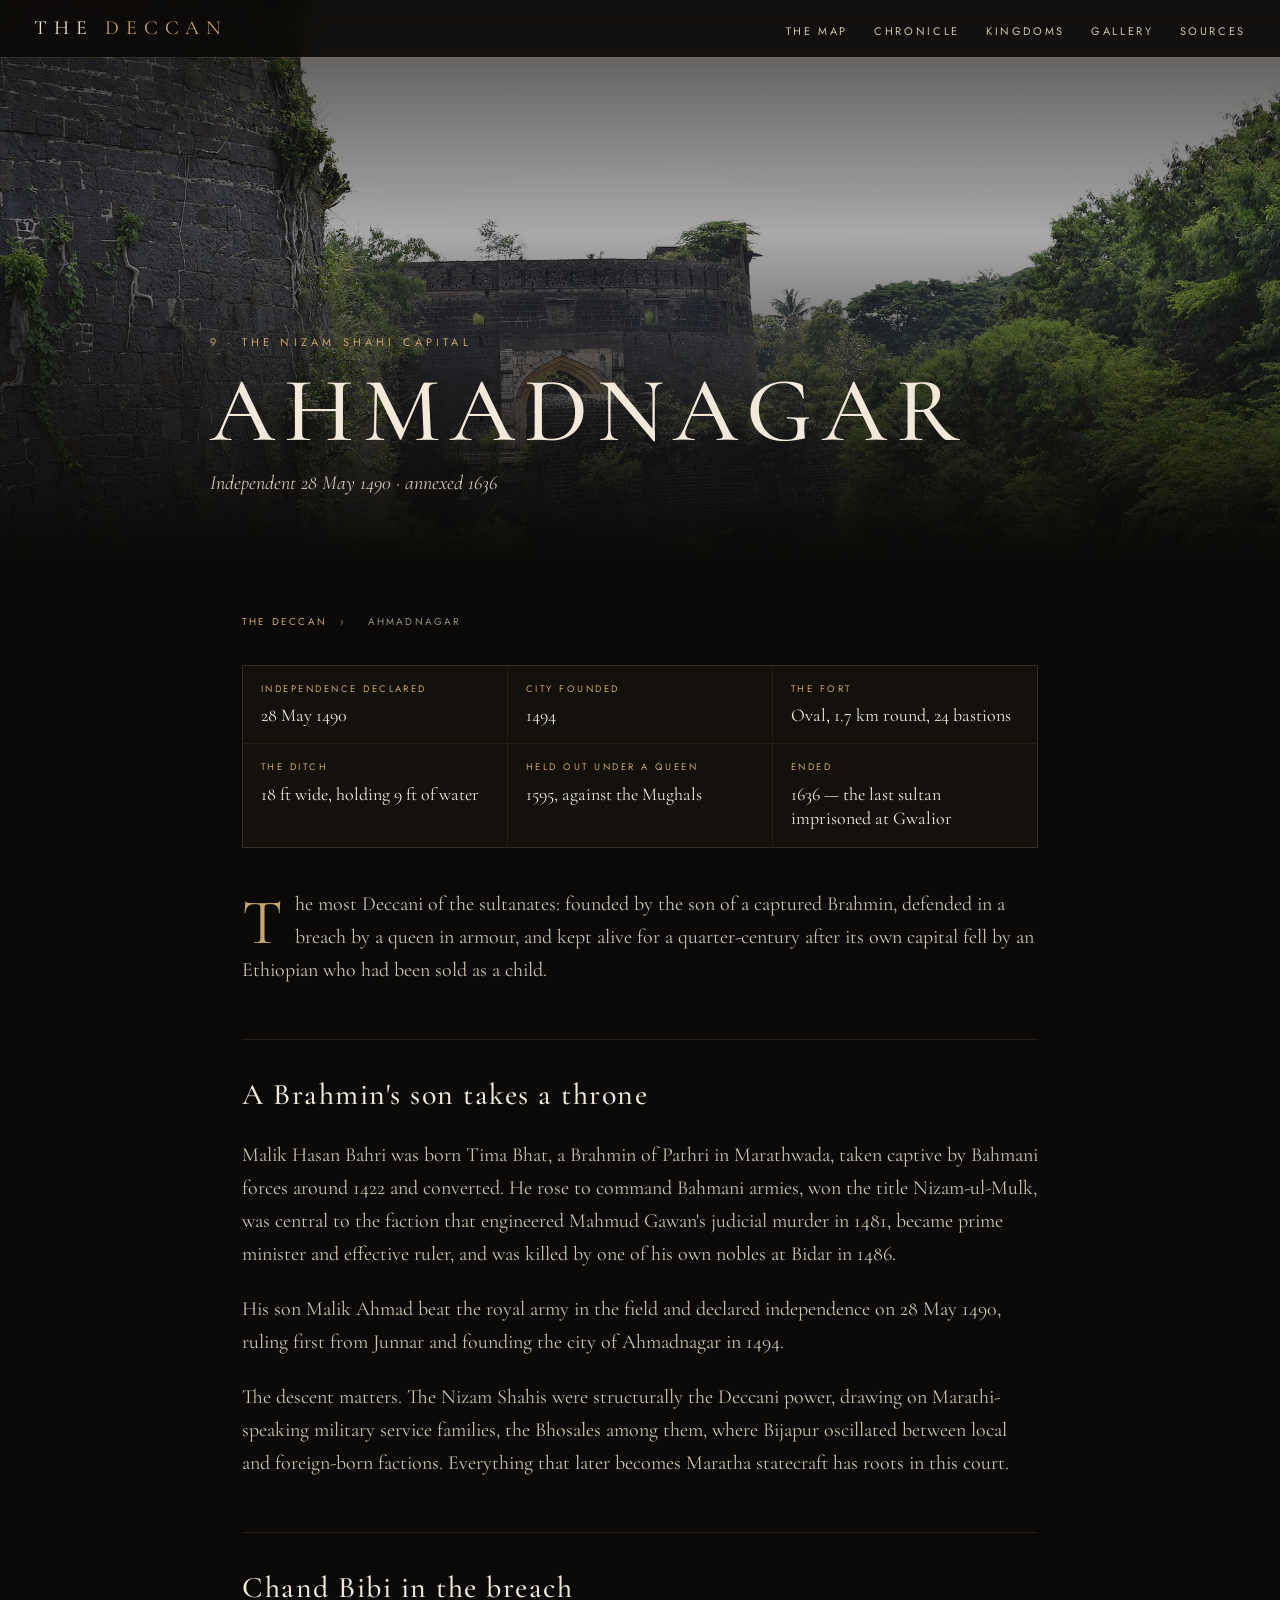
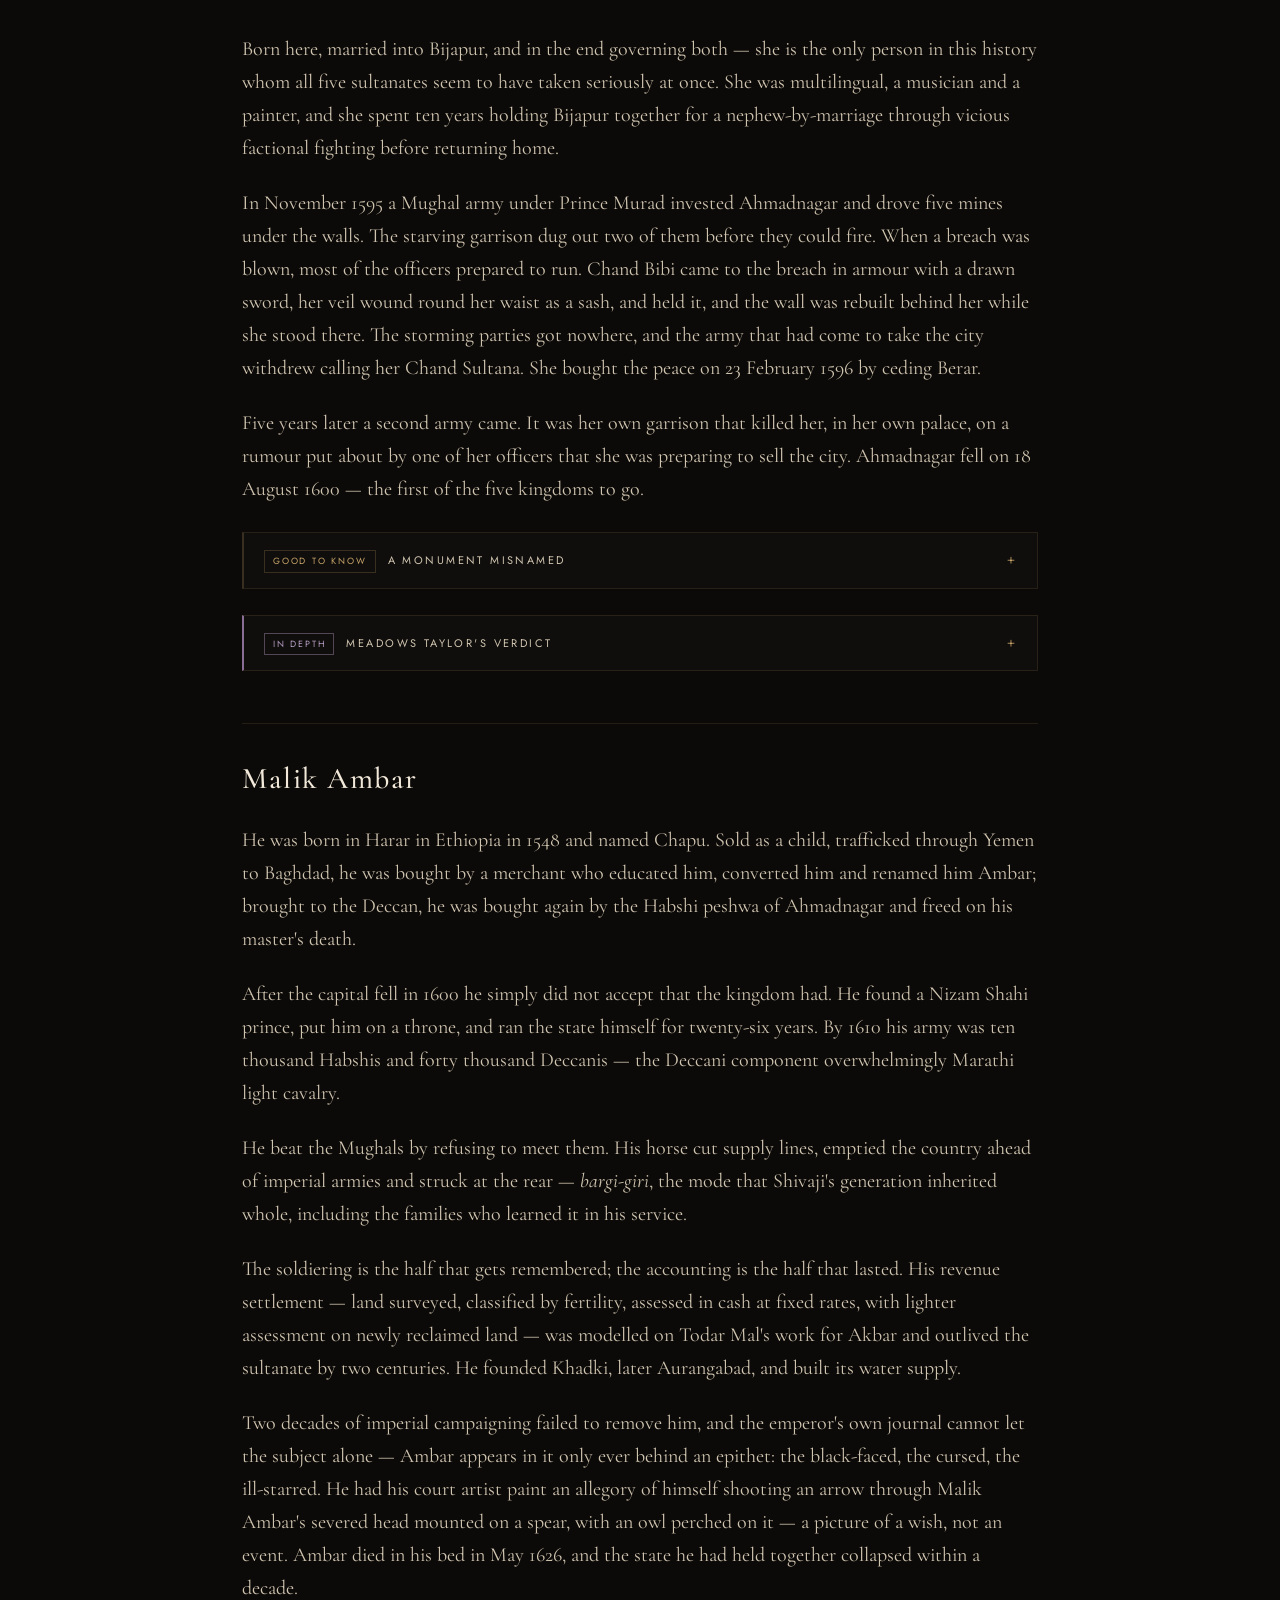
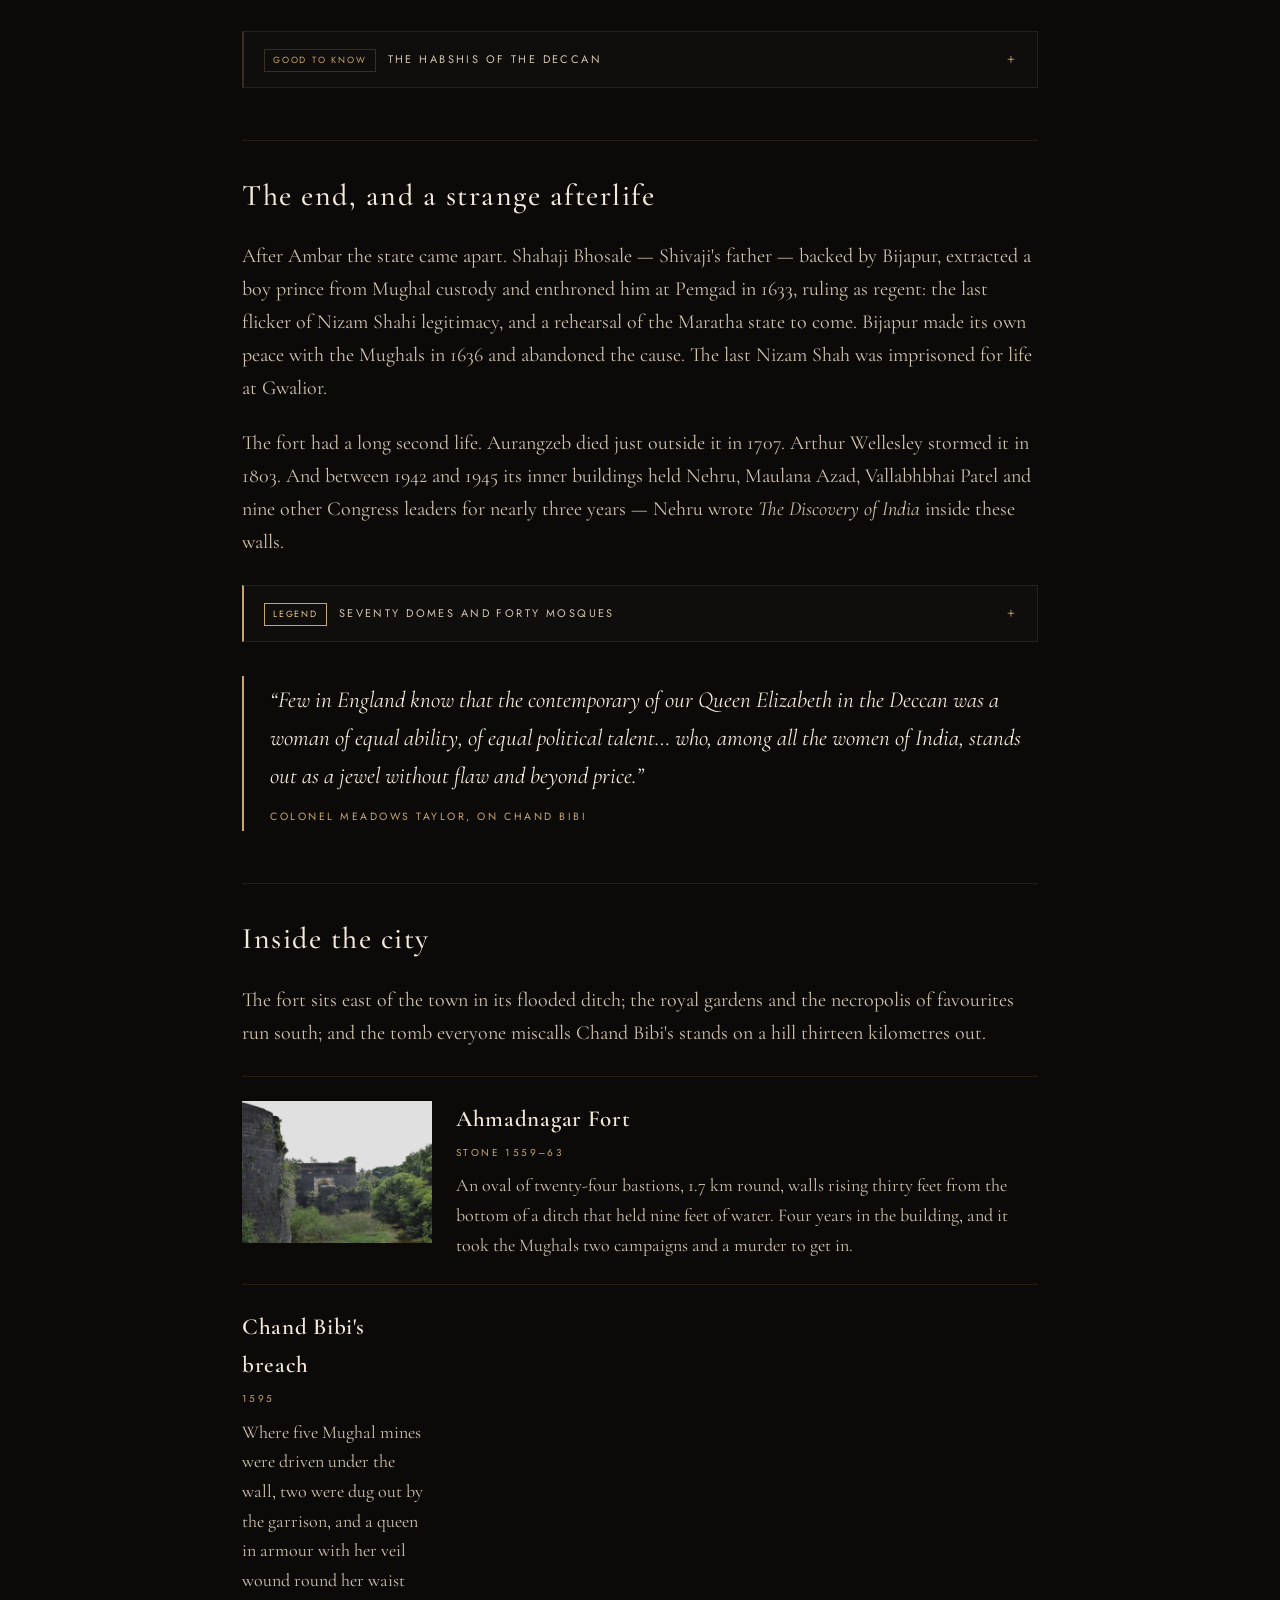
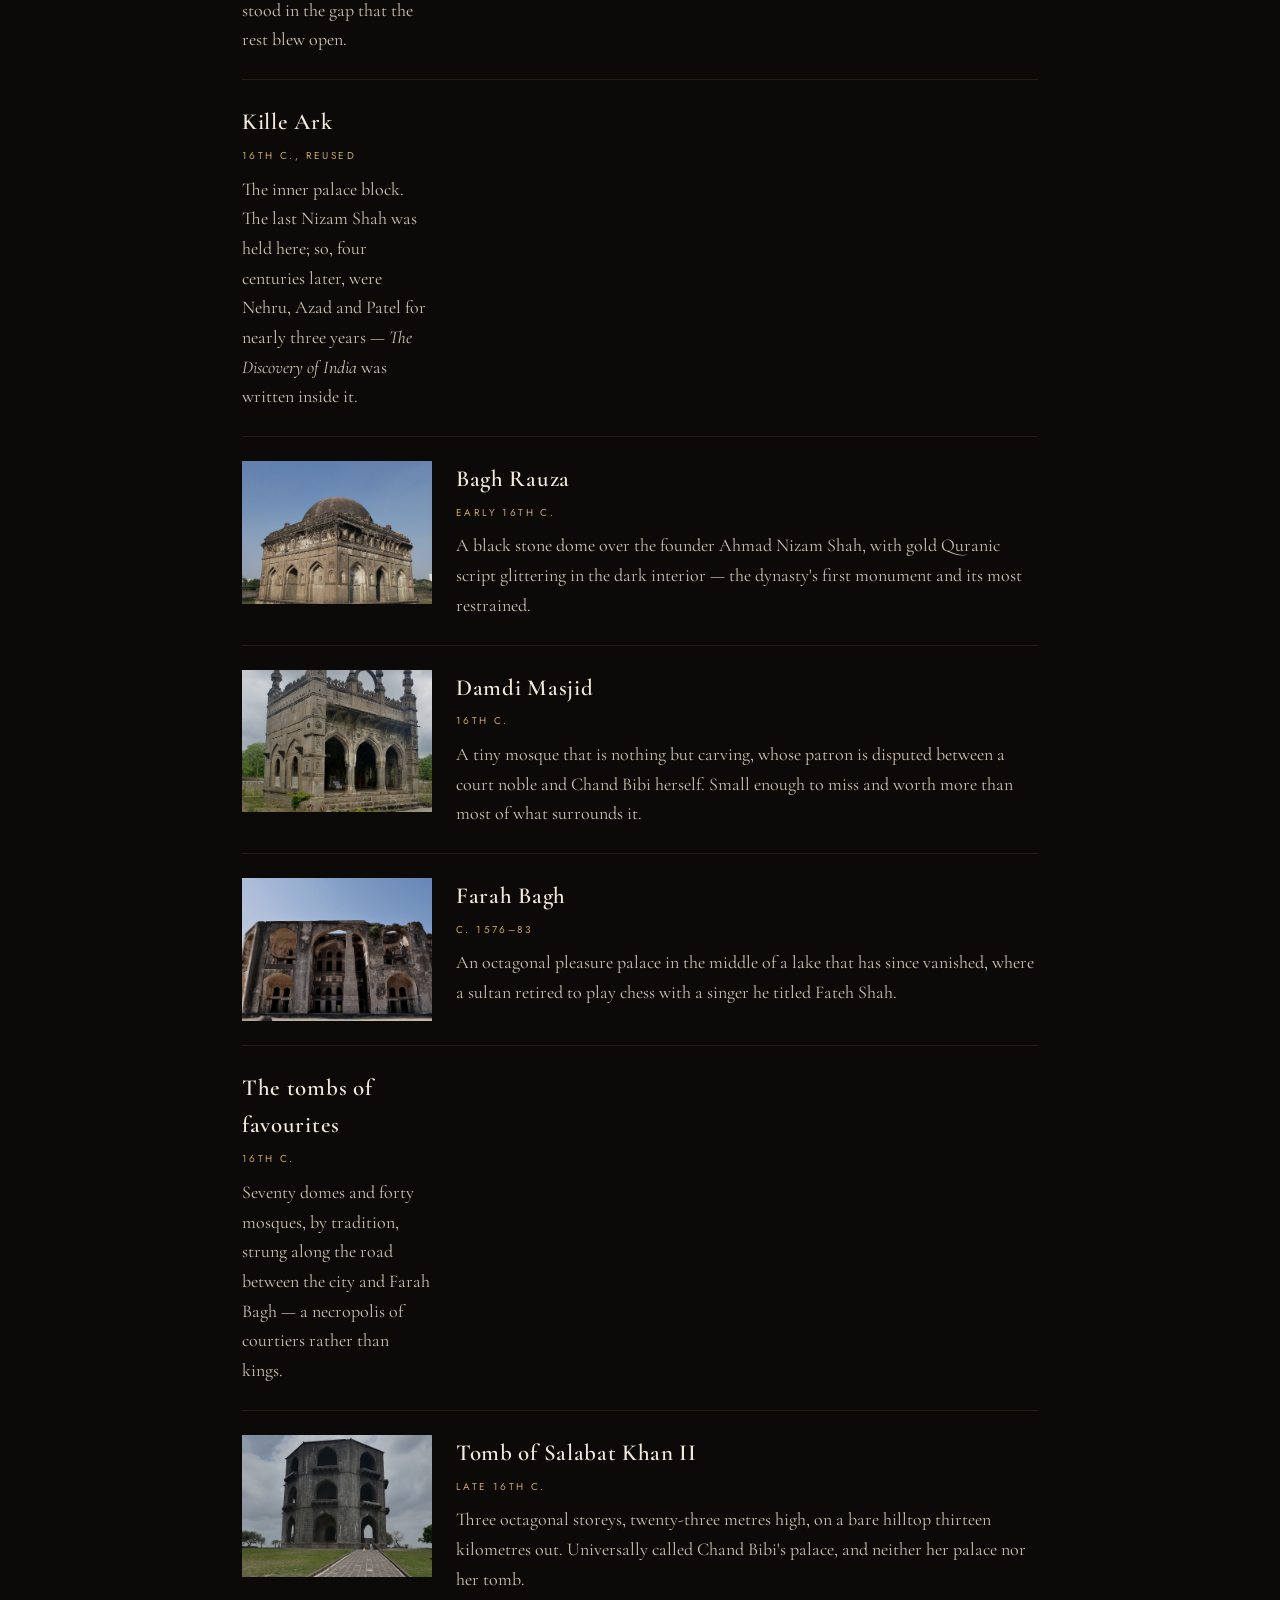
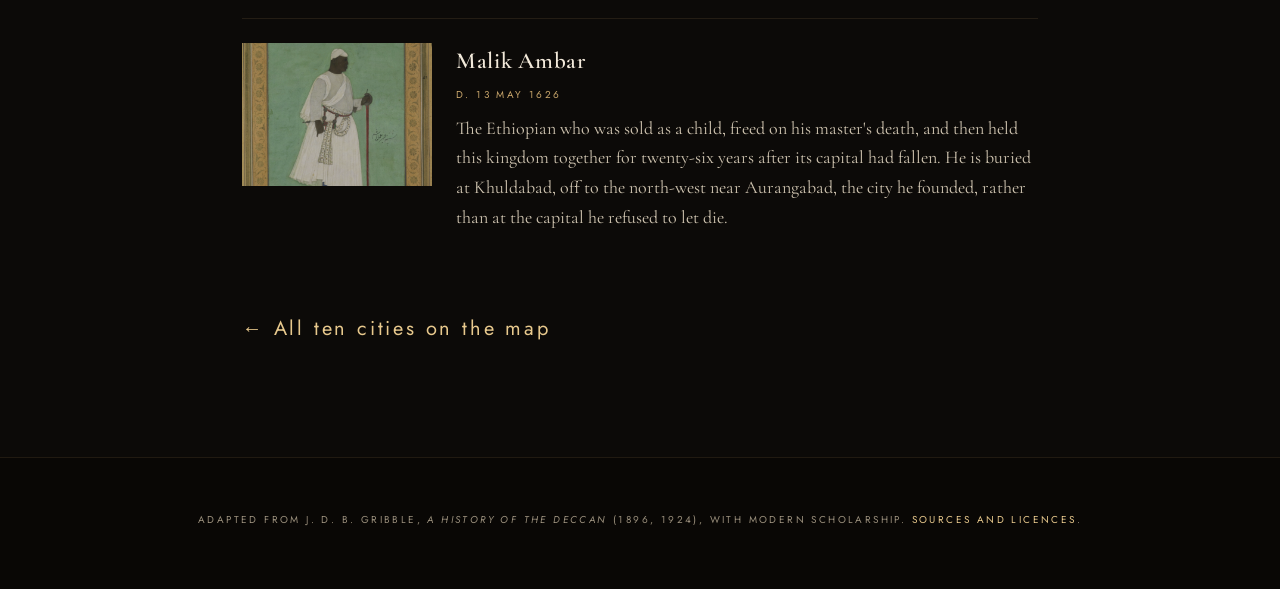
<file: city/ahmednagar.html>
<!DOCTYPE html>
<html lang="en">
<head>
<meta charset="UTF-8">
<meta name="viewport" content="width=device-width, initial-scale=1.0">
<title>Ahmadnagar — The Nizam Shahi capital | History of the Deccan</title>
<meta name="description" content="The most Deccani of the sultanates: founded by the son of a captured Brahmin, defended in a breach by a queen in armour, and kept alive for a…">
<link rel="canonical" href="https://the-deccan.vercel.app/city/ahmednagar.html">
<meta property="og:type" content="article">
<meta property="og:title" content="Ahmadnagar — The Nizam Shahi capital | History of the Deccan">
<meta property="og:description" content="The most Deccani of the sultanates: founded by the son of a captured Brahmin, defended in a breach by a queen in armour, and kept alive for a…">
<meta property="og:url" content="https://the-deccan.vercel.app/city/ahmednagar.html">
<meta property="og:image" content="https://the-deccan.vercel.app/images/ahmednagar-fort.jpg">
<meta property="og:site_name" content="The Deccan">
<meta name="twitter:card" content="summary_large_image">
<meta name="twitter:title" content="Ahmadnagar — The Nizam Shahi capital | History of the Deccan">
<meta name="twitter:description" content="The most Deccani of the sultanates: founded by the son of a captured Brahmin, defended in a breach by a queen in armour, and kept alive for a…">
<meta name="twitter:image" content="https://the-deccan.vercel.app/images/ahmednagar-fort.jpg">
<link rel="preconnect" href="https://fonts.googleapis.com">
<link rel="preconnect" href="https://fonts.gstatic.com" crossorigin>
<link href="https://fonts.googleapis.com/css2?family=Cormorant+Garamond:ital,wght@0,400;0,500;0,600;1,400;1,500&family=Jost:wght@300;400;500&display=swap" rel="stylesheet">
<link rel="stylesheet" href="../css/style.css?v=21">
<link rel="icon" href="data:image/svg+xml,<svg xmlns='http://www.w3.org/2000/svg' viewBox='0 0 100 100'><text y='80' font-size='80'>🕌</text></svg>">
<script type="application/ld+json">{"@context": "https://schema.org", "@type": "Article", "headline": "Ahmadnagar — The Nizam Shahi capital", "description": "The most Deccani of the sultanates: founded by the son of a captured Brahmin, defended in a breach by a queen in armour, and kept alive for a quarter-century after its own capital fell by an Ethiopian who had been sold as a child.", "image": "https://the-deccan.vercel.app/images/ahmednagar-fort.jpg", "mainEntityOfPage": {"@type": "WebPage", "@id": "https://the-deccan.vercel.app/city/ahmednagar.html"}, "about": {"@type": "Place", "name": "Ahmadnagar", "description": "The Nizam Shahi capital", "geo": {"@type": "GeoCoordinates", "latitude": 19.0948, "longitude": 74.748}, "containsPlace": [{"@type": "LandmarksOrHistoricalBuildings", "name": "Ahmadnagar Fort", "description": "An oval of twenty-four bastions, 1.7 km round, walls rising thirty feet from the bottom of a ditch that held nine feet of water. Four years in the building, and it took the Mughals two campaigns and a murder to get in."}, {"@type": "LandmarksOrHistoricalBuildings", "name": "Chand Bibi's breach", "description": "Where five Mughal mines were driven under the wall, two were dug out by the garrison, and a queen in armour with her veil wound round her waist stood in the gap that the rest blew open."}, {"@type": "LandmarksOrHistoricalBuildings", "name": "Kille Ark", "description": "The inner palace block. The last Nizam Shah was held here; so, four centuries later, were Nehru, Azad and Patel for nearly three years — The Discovery of India was written inside it."}, {"@type": "LandmarksOrHistoricalBuildings", "name": "Bagh Rauza", "description": "A black stone dome over the founder Ahmad Nizam Shah, with gold Quranic script glittering in the dark interior — the dynasty's first monument and its most restrained."}, {"@type": "LandmarksOrHistoricalBuildings", "name": "Damdi Masjid", "description": "A tiny mosque that is nothing but carving, whose patron is disputed between a court noble and Chand Bibi herself. Small enough to miss and worth more than most of what surrounds it."}, {"@type": "LandmarksOrHistoricalBuildings", "name": "Farah Bagh", "description": "An octagonal pleasure palace in the middle of a lake that has since vanished, where a sultan retired to play chess with a singer he titled Fateh Shah."}, {"@type": "LandmarksOrHistoricalBuildings", "name": "The tombs of favourites", "description": "Seventy domes and forty mosques, by tradition, strung along the road between the city and Farah Bagh — a necropolis of courtiers rather than kings."}, {"@type": "LandmarksOrHistoricalBuildings", "name": "Tomb of Salabat Khan II", "description": "Three octagonal storeys, twenty-three metres high, on a bare hilltop thirteen kilometres out. Universally called Chand Bibi's palace, and neither her palace nor her tomb."}, {"@type": "LandmarksOrHistoricalBuildings", "name": "Malik Ambar", "description": "The Ethiopian who was sold as a child, freed on his master's death, and then held this kingdom together for twenty-six years after its capital had fallen. He is buried at Khuldabad, off to the north-west near Aurangabad, the city he founded, rather than at the capital he refused to let die."}]}, "isPartOf": {"@type": "WebSite", "name": "The Deccan", "url": "https://the-deccan.vercel.app"}, "author": {"@type": "Person", "name": "J. D. B. Gribble", "description": "A History of the Deccan (1896, 1924), adapted"}, "inLanguage": "en"}</script>
<script async src="https://www.googletagmanager.com/gtag/js?id=G-82EEHRXEMX"></script>
<script>
  window.dataLayer = window.dataLayer || [];
  function gtag(){dataLayer.push(arguments);}
  gtag('js', new Date());
  gtag('config', 'G-82EEHRXEMX', { anonymize_ip: true });
</script>
</head>
<body class="city-page">

<nav class="nav scrolled">
  <a class="brand" href="../index.html">The <span>Deccan</span></a>
  <ul>
    <li><a href="../index.html#map">The Map</a></li>
    <li><a href="../index.html#chronicle">Chronicle</a></li>
    <li><a href="../index.html#kingdoms">Kingdoms</a></li>
    <li><a href="../index.html#gallery">Gallery</a></li>
    <li><a href="../index.html#sources">Sources</a></li>
  </ul>
</nav>

<header class="city-hero" style="background-image:url('../images/ahmednagar-fort.jpg')">
  <div class="city-hero-veil"></div>
  <div class="inner">
    <p class="kicker">9 · The Nizam Shahi capital</p>
    <h1>Ahmadnagar</h1>
    <p class="era">Independent 28 May 1490 · annexed 1636</p>
  </div>
</header>

<main class="wrap-narrow city-body">
<nav class="crumbs" aria-label="Breadcrumb">
  <a href="../index.html">The Deccan</a> <span>›</span> <span>Ahmadnagar</span>
</nav>
<dl class="glance"><div><dt>Independence declared</dt><dd>28 May 1490</dd></div><div><dt>City founded</dt><dd>1494</dd></div><div><dt>The fort</dt><dd>Oval, 1.7 km round, 24 bastions</dd></div><div><dt>The ditch</dt><dd>18 ft wide, holding 9 ft of water</dd></div><div><dt>Held out under a queen</dt><dd>1595, against the Mughals</dd></div><div><dt>Ended</dt><dd>1636 — the last sultan imprisoned at Gwalior</dd></div></dl>
<p class="lede-in">The most Deccani of the sultanates: founded by the son of a captured Brahmin, defended in a breach by a queen in armour, and kept alive for a quarter-century after its own capital fell by an Ethiopian who had been sold as a child.</p>
<h2 class="ov-h">A Brahmin's son takes a throne</h2>
<p>Malik Hasan Bahri was born Tima Bhat, a Brahmin of Pathri in Marathwada, taken captive by Bahmani forces around 1422 and converted. He rose to command Bahmani armies, won the title Nizam-ul-Mulk, was central to the faction that engineered Mahmud Gawan's judicial murder in 1481, became prime minister and effective ruler, and was killed by one of his own nobles at Bidar in 1486.</p>
<p>His son Malik Ahmad beat the royal army in the field and declared independence on 28 May 1490, ruling first from Junnar and founding the city of Ahmadnagar in 1494.</p>
<p>The descent matters. The Nizam Shahis were structurally the Deccani power, drawing on Marathi-speaking military service families, the Bhosales among them, where Bijapur oscillated between local and foreign-born factions. Everything that later becomes Maratha statecraft has roots in this court.</p>
<h2 class="ov-h">Chand Bibi in the breach</h2>
<p>Born here, married into Bijapur, and in the end governing both — she is the only person in this history whom all five sultanates seem to have taken seriously at once. She was multilingual, a musician and a painter, and she spent ten years holding Bijapur together for a nephew-by-marriage through vicious factional fighting before returning home.</p>
<p>In November 1595 a Mughal army under Prince Murad invested Ahmadnagar and drove five mines under the walls. The starving garrison dug out two of them before they could fire. When a breach was blown, most of the officers prepared to run. Chand Bibi came to the breach in armour with a drawn sword, her veil wound round her waist as a sash, and held it, and the wall was rebuilt behind her while she stood there. The storming parties got nowhere, and the army that had come to take the city withdrew calling her Chand Sultana. She bought the peace on 23 February 1596 by ceding Berar.</p>
<p>Five years later a second army came. It was her own garrison that killed her, in her own palace, on a rumour put about by one of her officers that she was preparing to sell the city. Ahmadnagar fell on 18 August 1600 — the first of the five kingdoms to go.</p>
<details class="box know"><summary><span class="tag">Good to know</span><span>A monument misnamed</span></summary><div class="box-body"><p>The handsome three-storey octagonal building on a hilltop thirteen kilometres out that everyone calls Chand Bibi ka Mahal has nothing whatever to do with her. It is the tomb of Salabat Khan II, a minister of this court, with his own and his wife's graves in an octagonal basement under twenty-three metres of building.</p><p>The misattribution is old and immovable — a good demonstration of how a strong enough legend simply annexes the nearest impressive ruin. Chand Bibi's own burial place is not securely identified.</p><p>The overnight rebuilding of the breach, likewise, is universally repeated and hard to confirm in a scholarly source. The stand in the breach itself is not in doubt.</p></div></details>
<details class="box deep"><summary><span class="tag">In depth</span><span>Meadows Taylor's verdict</span></summary><div class="box-body"><p>Colonel Meadows Taylor, the nineteenth-century soldier-novelist who knew the Deccan better than almost any Englishman, put her beside Elizabeth I, an exact contemporary, and thought the comparison flattered neither.</p><p>Few in England know, he wrote, that the contemporary of our Queen Elizabeth in the Deccan was a woman of equal ability and equal political talent, who among all the women of India stands out as a jewel without flaw and beyond price.</p></div></details>
<h2 class="ov-h">Malik Ambar</h2>
<p>He was born in Harar in Ethiopia in 1548 and named Chapu. Sold as a child, trafficked through Yemen to Baghdad, he was bought by a merchant who educated him, converted him and renamed him Ambar; brought to the Deccan, he was bought again by the Habshi peshwa of Ahmadnagar and freed on his master's death.</p>
<p>After the capital fell in 1600 he simply did not accept that the kingdom had. He found a Nizam Shahi prince, put him on a throne, and ran the state himself for twenty-six years. By 1610 his army was ten thousand Habshis and forty thousand Deccanis — the Deccani component overwhelmingly Marathi light cavalry.</p>
<p>He beat the Mughals by refusing to meet them. His horse cut supply lines, emptied the country ahead of imperial armies and struck at the rear — <em>bargi-giri</em>, the mode that Shivaji's generation inherited whole, including the families who learned it in his service.</p>
<p>The soldiering is the half that gets remembered; the accounting is the half that lasted. His revenue settlement — land surveyed, classified by fertility, assessed in cash at fixed rates, with lighter assessment on newly reclaimed land — was modelled on Todar Mal's work for Akbar and outlived the sultanate by two centuries. He founded Khadki, later Aurangabad, and built its water supply.</p>
<p>Two decades of imperial campaigning failed to remove him, and the emperor's own journal cannot let the subject alone — Ambar appears in it only ever behind an epithet: the black-faced, the cursed, the ill-starred. He had his court artist paint an allegory of himself shooting an arrow through Malik Ambar's severed head mounted on a spear, with an owl perched on it — a picture of a wish, not an event. Ambar died in his bed in May 1626, and the state he had held together collapsed within a decade.</p>
<details class="box know"><summary><span class="tag">Good to know</span><span>The Habshis of the Deccan</span></summary><div class="box-body"><p>Malik Ambar was not a freak of fortune but the peak of a system. East African men — Habshis, Sidis — were brought into the Deccan sultanates as military slaves and, being outsiders with no local kin networks and therefore no local loyalties, were trusted with commands, fortresses and household troops.</p><p>Several rose extraordinarily high: ministers, admirals and kingmakers. On the Konkan coast the Sidis of Janjira held an island fortress that neither the Marathas nor the Mughals ever took.</p><p>Their descendants remain in Karnataka, Gujarat and Maharashtra today.</p></div></details>
<h2 class="ov-h">The end, and a strange afterlife</h2>
<p>After Ambar the state came apart. Shahaji Bhosale — Shivaji's father — backed by Bijapur, extracted a boy prince from Mughal custody and enthroned him at Pemgad in 1633, ruling as regent: the last flicker of Nizam Shahi legitimacy, and a rehearsal of the Maratha state to come. Bijapur made its own peace with the Mughals in 1636 and abandoned the cause. The last Nizam Shah was imprisoned for life at Gwalior.</p>
<p>The fort had a long second life. Aurangzeb died just outside it in 1707. Arthur Wellesley stormed it in 1803. And between 1942 and 1945 its inner buildings held Nehru, Maulana Azad, Vallabhbhai Patel and nine other Congress leaders for nearly three years — Nehru wrote <em>The Discovery of India</em> inside these walls.</p>
<details class="box legend"><summary><span class="tag">Legend</span><span>Seventy domes and forty mosques</span></summary><div class="box-body"><p>Murtaza Nizam Shah I is said to have retired to the water-palace of Farah Bagh to play chess with a singer from Delhi whom he titled Fateh Shah, and to have built him his own pavilion in the garden.</p><p>Tradition holds that between the city and Farah Bagh there once stood seventy domes and forty mosques, holding the tombs of royal favourites. Enough of them survive along that road to make the claim feel less like exaggeration than like an inventory.</p></div></details>
<blockquote>&ldquo;Few in England know that the contemporary of our Queen Elizabeth in the Deccan was a woman of equal ability, of equal political talent… who, among all the women of India, stands out as a jewel without flaw and beyond price.&rdquo;<cite>Colonel Meadows Taylor, on Chand Bibi</cite></blockquote>
<h2 class="ov-h">Inside the city</h2>
<p class="lede-sm">The fort sits east of the town in its flooded ditch; the royal gardens and the necropolis of favourites run south; and the tomb everyone miscalls Chand Bibi's stands on a hill thirteen kilometres out.</p>
<div class="site-list">
<article class="site-entry"><img src="../images/ahmednagar-fort.jpg" alt="Ahmadnagar Fort, Ahmadnagar" loading="lazy"><div><h3>Ahmadnagar Fort</h3><p class="date">stone 1559–63</p><p>An oval of twenty-four bastions, 1.7 km round, walls rising thirty feet from the bottom of a ditch that held nine feet of water. Four years in the building, and it took the Mughals two campaigns and a murder to get in.</p></div></article>
<article class="site-entry"><div><h3>Chand Bibi&#x27;s breach</h3><p class="date">1595</p><p>Where five Mughal mines were driven under the wall, two were dug out by the garrison, and a queen in armour with her veil wound round her waist stood in the gap that the rest blew open.</p></div></article>
<article class="site-entry"><div><h3>Kille Ark</h3><p class="date">16th c., reused</p><p>The inner palace block. The last Nizam Shah was held here; so, four centuries later, were Nehru, Azad and Patel for nearly three years — <i>The Discovery of India</i> was written inside it.</p></div></article>
<article class="site-entry"><img src="../images/bagh-rauza.jpg" alt="Bagh Rauza, Ahmadnagar" loading="lazy"><div><h3>Bagh Rauza</h3><p class="date">early 16th c.</p><p>A black stone dome over the founder Ahmad Nizam Shah, with gold Quranic script glittering in the dark interior — the dynasty's first monument and its most restrained.</p></div></article>
<article class="site-entry"><img src="../images/damdi-masjid.jpg" alt="Damdi Masjid, Ahmadnagar" loading="lazy"><div><h3>Damdi Masjid</h3><p class="date">16th c.</p><p>A tiny mosque that is nothing but carving, whose patron is disputed between a court noble and Chand Bibi herself. Small enough to miss and worth more than most of what surrounds it.</p></div></article>
<article class="site-entry"><img src="../images/farah-bagh.jpg" alt="Farah Bagh, Ahmadnagar" loading="lazy"><div><h3>Farah Bagh</h3><p class="date">c. 1576–83</p><p>An octagonal pleasure palace in the middle of a lake that has since vanished, where a sultan retired to play chess with a singer he titled Fateh Shah.</p></div></article>
<article class="site-entry"><div><h3>The tombs of favourites</h3><p class="date">16th c.</p><p>Seventy domes and forty mosques, by tradition, strung along the road between the city and Farah Bagh — a necropolis of courtiers rather than kings.</p></div></article>
<article class="site-entry"><img src="../images/salabat-khan-tomb.jpg" alt="Tomb of Salabat Khan II, Ahmadnagar" loading="lazy"><div><h3>Tomb of Salabat Khan II</h3><p class="date">late 16th c.</p><p>Three octagonal storeys, twenty-three metres high, on a bare hilltop thirteen kilometres out. Universally called Chand Bibi's palace, and neither her palace nor her tomb.</p></div></article>
<article class="site-entry"><img src="../images/malik-ambar.jpg" alt="Malik Ambar, Ahmadnagar" loading="lazy"><div><h3>Malik Ambar</h3><p class="date">d. 13 May 1626</p><p>The Ethiopian who was sold as a child, freed on his master's death, and then held this kingdom together for twenty-six years after its capital had fallen. He is buried at Khuldabad, off to the north-west near Aurangabad, the city he founded, rather than at the capital he refused to let die.</p></div></article>
</div>
<p class="back-home"><a href="../index.html#map">← All ten cities on the map</a></p>
</main>

<footer class="foot">
  <p>Adapted from J. D. B. Gribble, <i>A History of the Deccan</i> (1896, 1924),
     with modern scholarship. <a href="../index.html#sources">Sources and licences</a>.</p>
</footer>

</body>
</html>
</file>
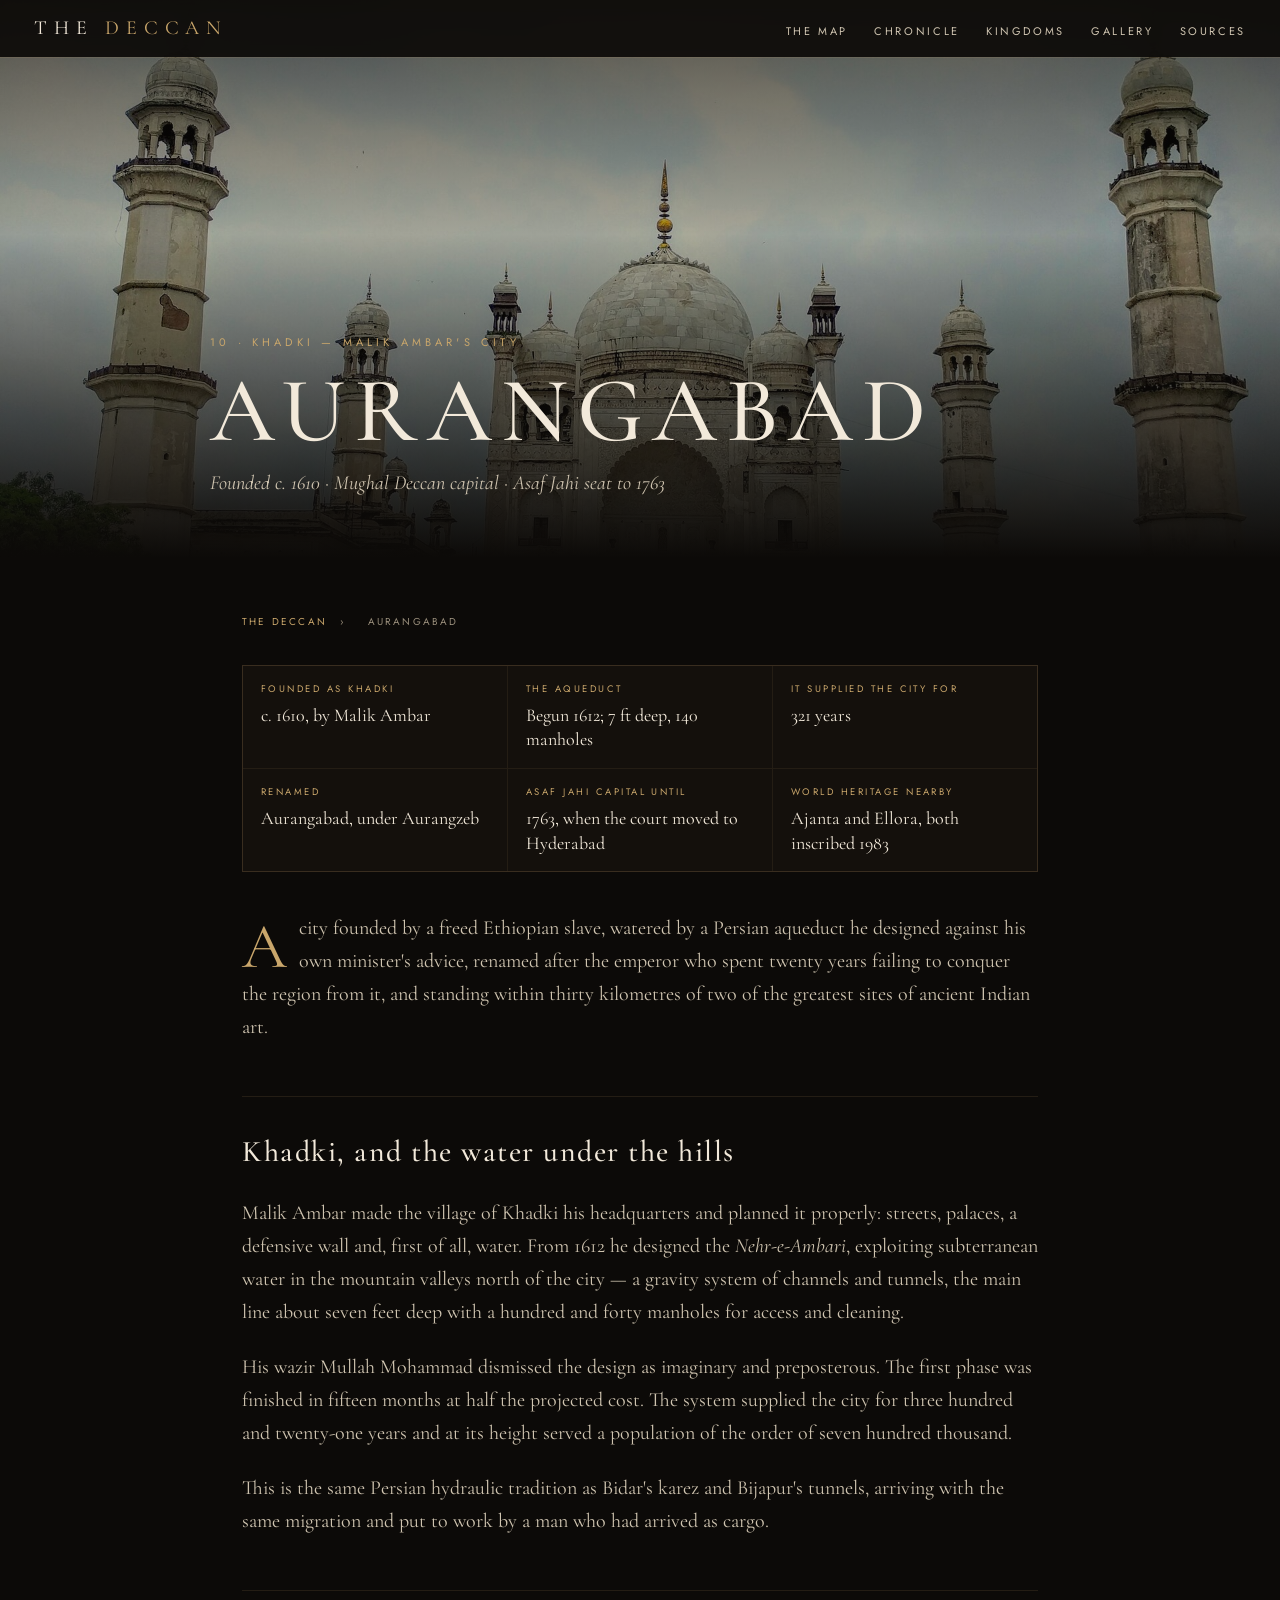
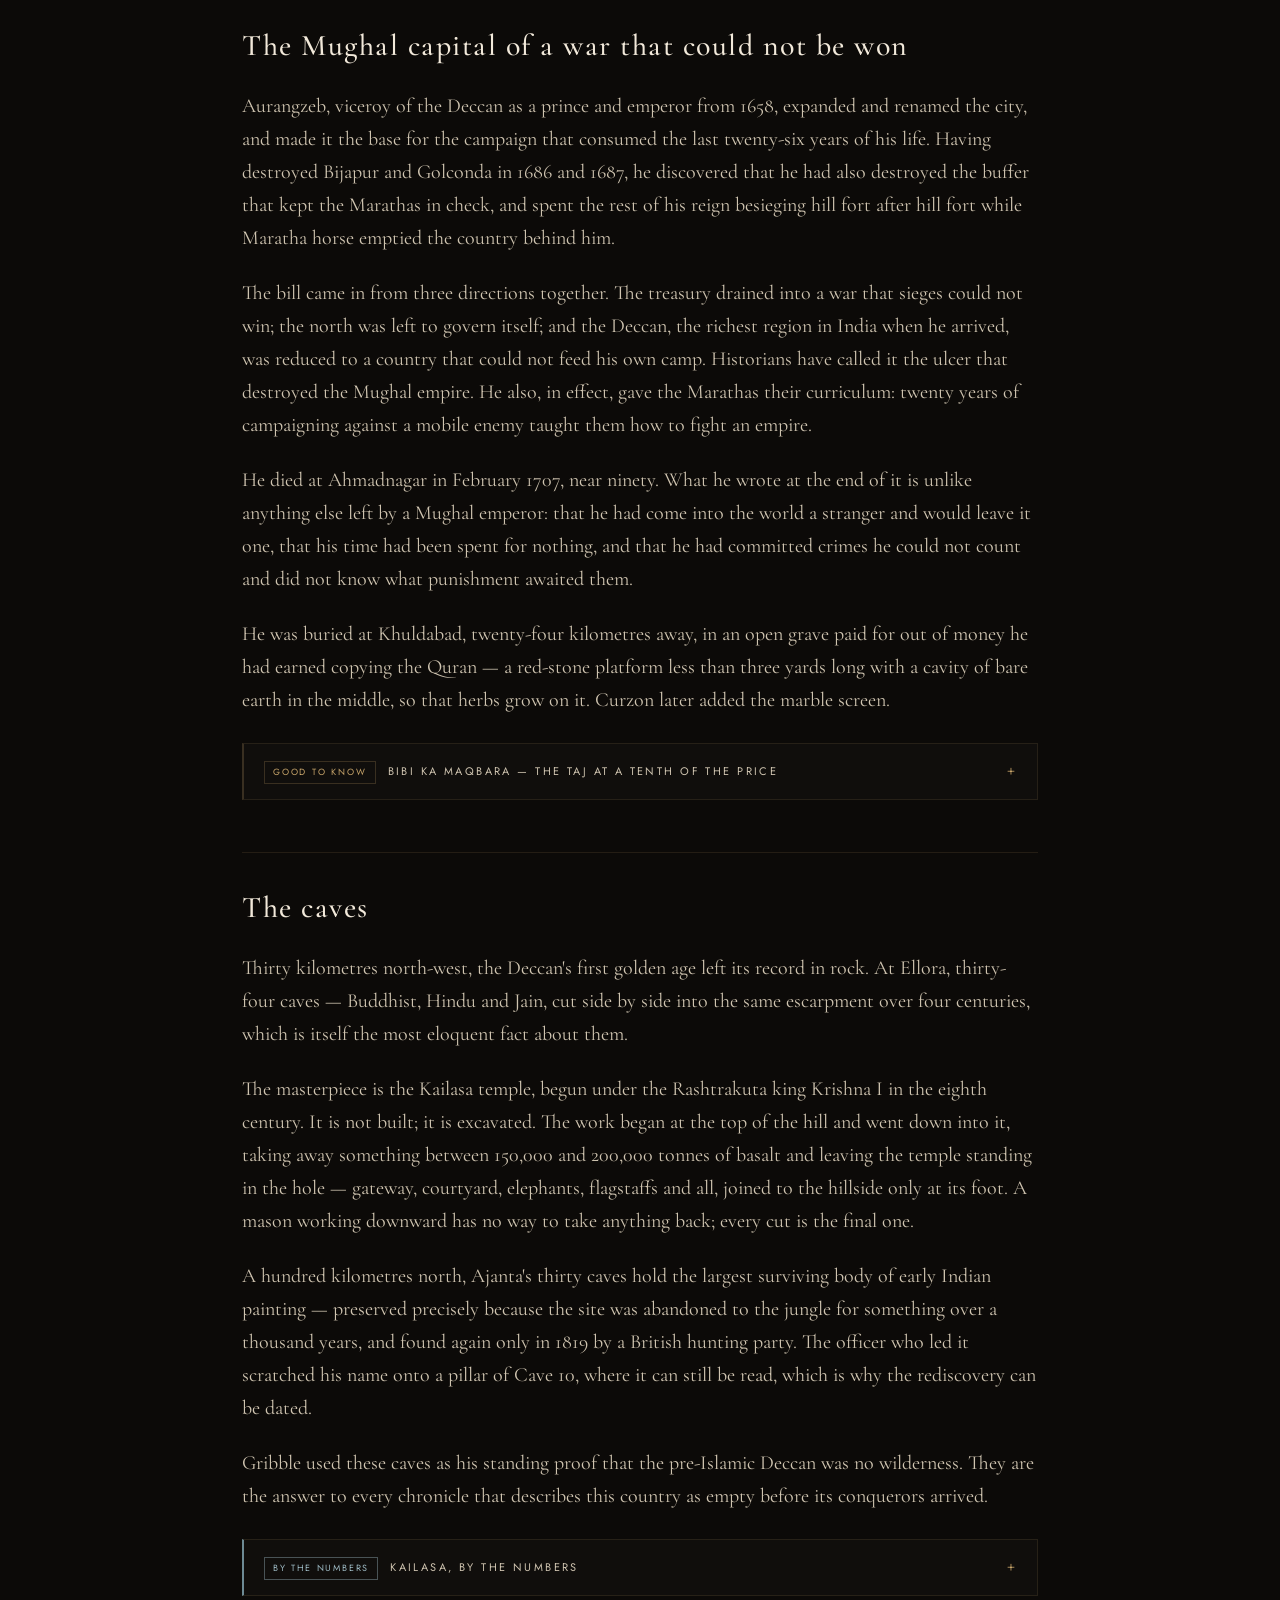
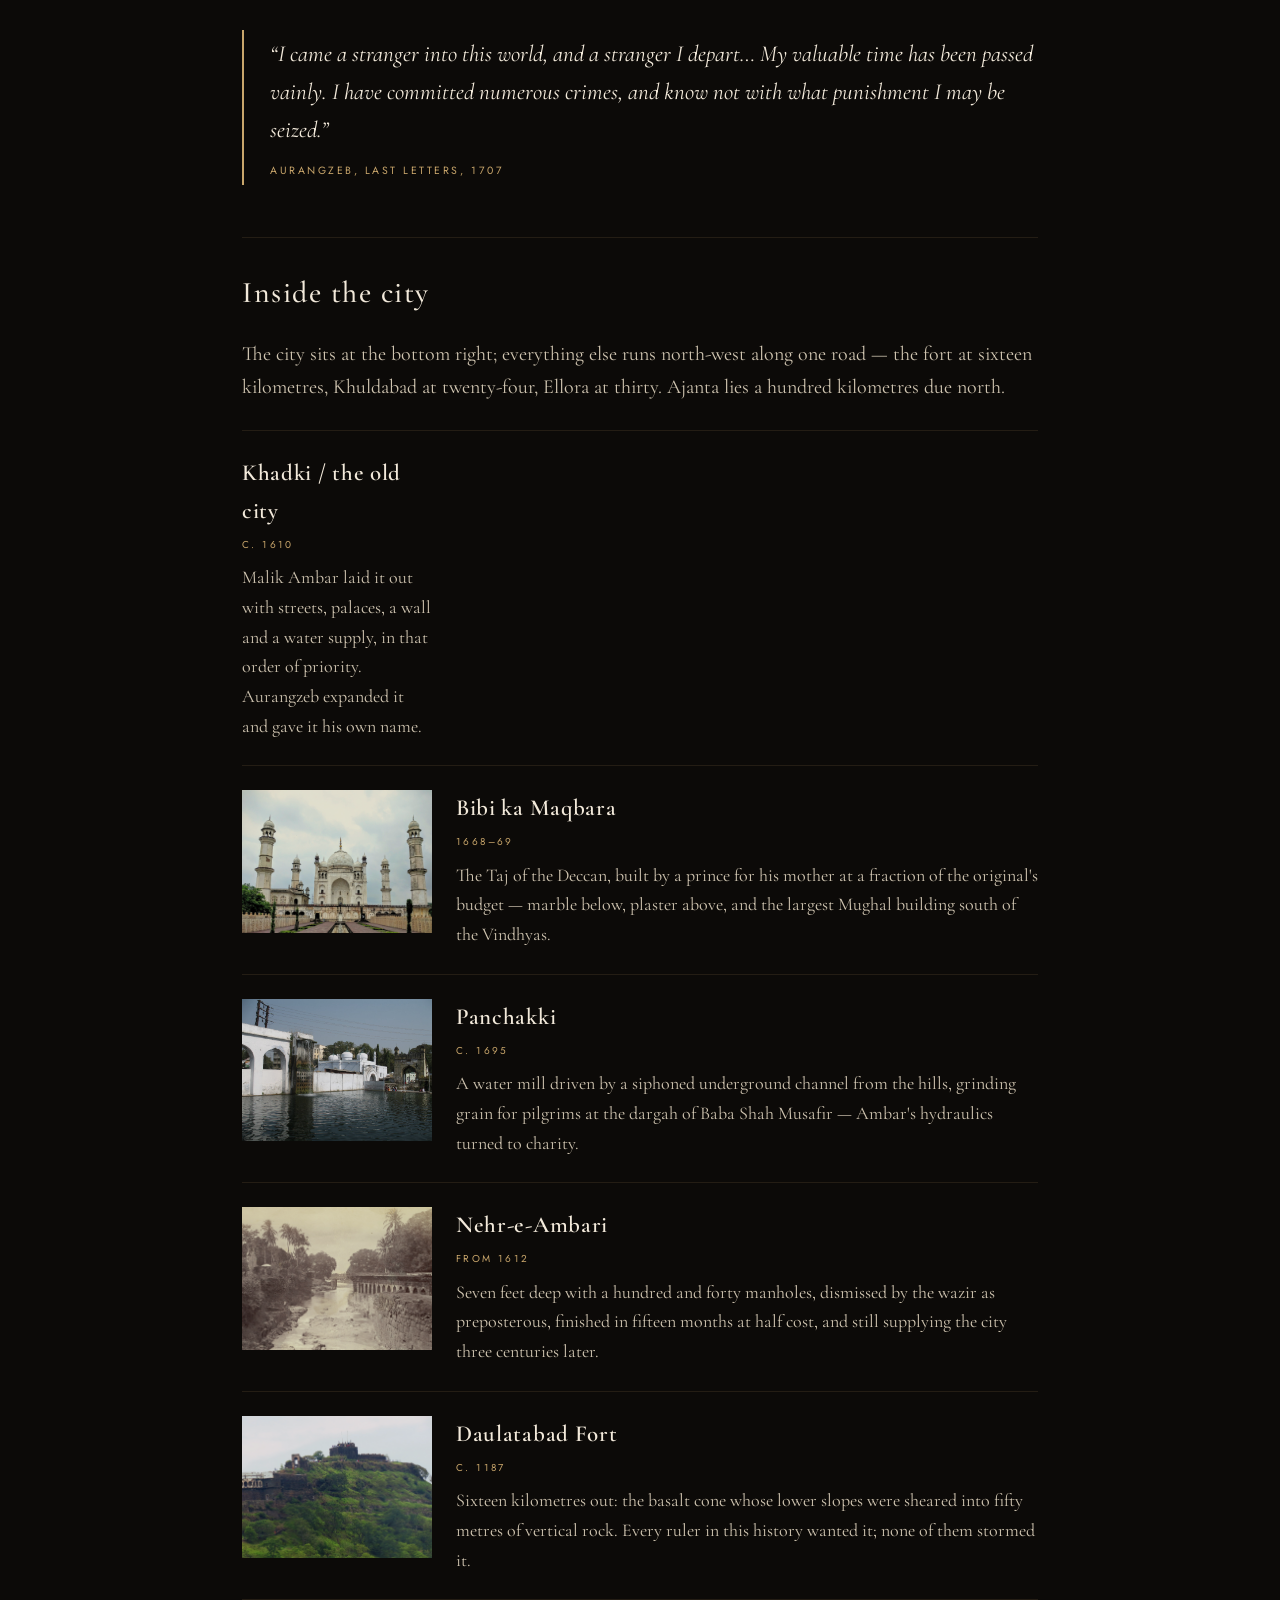
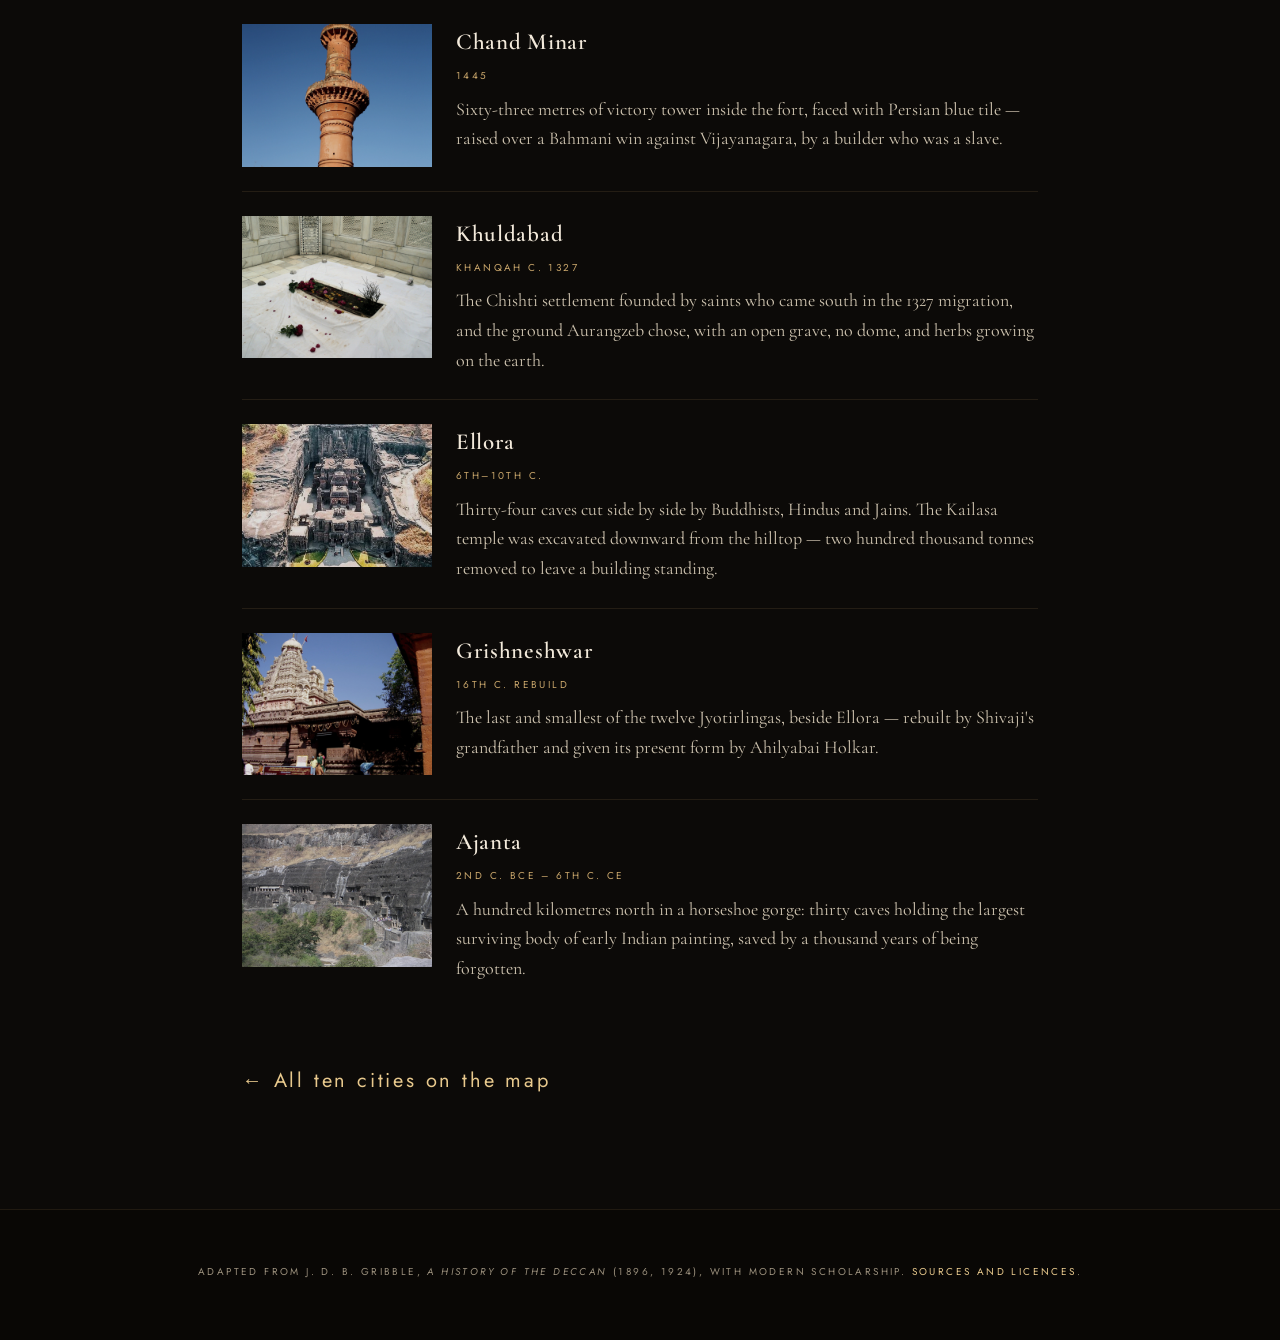
<file: city/aurangabad.html>
<!DOCTYPE html>
<html lang="en">
<head>
<meta charset="UTF-8">
<meta name="viewport" content="width=device-width, initial-scale=1.0">
<title>Aurangabad — Khadki — Malik Ambar&#x27;s city | History of the Deccan</title>
<meta name="description" content="A city founded by a freed Ethiopian slave, watered by a Persian aqueduct he designed against his own minister&#x27;s advice, renamed after the emperor who…">
<link rel="canonical" href="https://the-deccan.vercel.app/city/aurangabad.html">
<meta property="og:type" content="article">
<meta property="og:title" content="Aurangabad — Khadki — Malik Ambar&#x27;s city | History of the Deccan">
<meta property="og:description" content="A city founded by a freed Ethiopian slave, watered by a Persian aqueduct he designed against his own minister&#x27;s advice, renamed after the emperor who…">
<meta property="og:url" content="https://the-deccan.vercel.app/city/aurangabad.html">
<meta property="og:image" content="https://the-deccan.vercel.app/images/bibi-ka-maqbara.jpg">
<meta property="og:site_name" content="The Deccan">
<meta name="twitter:card" content="summary_large_image">
<meta name="twitter:title" content="Aurangabad — Khadki — Malik Ambar&#x27;s city | History of the Deccan">
<meta name="twitter:description" content="A city founded by a freed Ethiopian slave, watered by a Persian aqueduct he designed against his own minister&#x27;s advice, renamed after the emperor who…">
<meta name="twitter:image" content="https://the-deccan.vercel.app/images/bibi-ka-maqbara.jpg">
<link rel="preconnect" href="https://fonts.googleapis.com">
<link rel="preconnect" href="https://fonts.gstatic.com" crossorigin>
<link href="https://fonts.googleapis.com/css2?family=Cormorant+Garamond:ital,wght@0,400;0,500;0,600;1,400;1,500&family=Jost:wght@300;400;500&display=swap" rel="stylesheet">
<link rel="stylesheet" href="../css/style.css?v=21">
<link rel="icon" href="data:image/svg+xml,<svg xmlns='http://www.w3.org/2000/svg' viewBox='0 0 100 100'><text y='80' font-size='80'>🕌</text></svg>">
<script type="application/ld+json">{"@context": "https://schema.org", "@type": "Article", "headline": "Aurangabad — Khadki — Malik Ambar's city", "description": "A city founded by a freed Ethiopian slave, watered by a Persian aqueduct he designed against his own minister's advice, renamed after the emperor who spent twenty years failing to conquer the region from it, and standing within thirty kilometres of two of the greatest sites of ancient Indian art.", "image": "https://the-deccan.vercel.app/images/bibi-ka-maqbara.jpg", "mainEntityOfPage": {"@type": "WebPage", "@id": "https://the-deccan.vercel.app/city/aurangabad.html"}, "about": {"@type": "Place", "name": "Aurangabad", "description": "Khadki — Malik Ambar's city", "geo": {"@type": "GeoCoordinates", "latitude": 19.8762, "longitude": 75.3433}, "containsPlace": [{"@type": "LandmarksOrHistoricalBuildings", "name": "Khadki / the old city", "description": "Malik Ambar laid it out with streets, palaces, a wall and a water supply, in that order of priority. Aurangzeb expanded it and gave it his own name."}, {"@type": "LandmarksOrHistoricalBuildings", "name": "Bibi ka Maqbara", "description": "The Taj of the Deccan, built by a prince for his mother at a fraction of the original's budget — marble below, plaster above, and the largest Mughal building south of the Vindhyas."}, {"@type": "LandmarksOrHistoricalBuildings", "name": "Panchakki", "description": "A water mill driven by a siphoned underground channel from the hills, grinding grain for pilgrims at the dargah of Baba Shah Musafir — Ambar's hydraulics turned to charity."}, {"@type": "LandmarksOrHistoricalBuildings", "name": "Nehr-e-Ambari", "description": "Seven feet deep with a hundred and forty manholes, dismissed by the wazir as preposterous, finished in fifteen months at half cost, and still supplying the city three centuries later."}, {"@type": "LandmarksOrHistoricalBuildings", "name": "Daulatabad Fort", "description": "Sixteen kilometres out: the basalt cone whose lower slopes were sheared into fifty metres of vertical rock. Every ruler in this history wanted it; none of them stormed it."}, {"@type": "LandmarksOrHistoricalBuildings", "name": "Chand Minar", "description": "Sixty-three metres of victory tower inside the fort, faced with Persian blue tile — raised over a Bahmani win against Vijayanagara, by a builder who was a slave."}, {"@type": "LandmarksOrHistoricalBuildings", "name": "Khuldabad", "description": "The Chishti settlement founded by saints who came south in the 1327 migration, and the ground Aurangzeb chose, with an open grave, no dome, and herbs growing on the earth."}, {"@type": "LandmarksOrHistoricalBuildings", "name": "Ellora", "description": "Thirty-four caves cut side by side by Buddhists, Hindus and Jains. The Kailasa temple was excavated downward from the hilltop — two hundred thousand tonnes removed to leave a building standing."}, {"@type": "LandmarksOrHistoricalBuildings", "name": "Grishneshwar", "description": "The last and smallest of the twelve Jyotirlingas, beside Ellora — rebuilt by Shivaji's grandfather and given its present form by Ahilyabai Holkar."}, {"@type": "LandmarksOrHistoricalBuildings", "name": "Ajanta", "description": "A hundred kilometres north in a horseshoe gorge: thirty caves holding the largest surviving body of early Indian painting, saved by a thousand years of being forgotten."}]}, "isPartOf": {"@type": "WebSite", "name": "The Deccan", "url": "https://the-deccan.vercel.app"}, "author": {"@type": "Person", "name": "J. D. B. Gribble", "description": "A History of the Deccan (1896, 1924), adapted"}, "inLanguage": "en"}</script>
<script async src="https://www.googletagmanager.com/gtag/js?id=G-82EEHRXEMX"></script>
<script>
  window.dataLayer = window.dataLayer || [];
  function gtag(){dataLayer.push(arguments);}
  gtag('js', new Date());
  gtag('config', 'G-82EEHRXEMX', { anonymize_ip: true });
</script>
</head>
<body class="city-page">

<nav class="nav scrolled">
  <a class="brand" href="../index.html">The <span>Deccan</span></a>
  <ul>
    <li><a href="../index.html#map">The Map</a></li>
    <li><a href="../index.html#chronicle">Chronicle</a></li>
    <li><a href="../index.html#kingdoms">Kingdoms</a></li>
    <li><a href="../index.html#gallery">Gallery</a></li>
    <li><a href="../index.html#sources">Sources</a></li>
  </ul>
</nav>

<header class="city-hero" style="background-image:url('../images/bibi-ka-maqbara.jpg')">
  <div class="city-hero-veil"></div>
  <div class="inner">
    <p class="kicker">10 · Khadki — Malik Ambar&#x27;s city</p>
    <h1>Aurangabad</h1>
    <p class="era">Founded c. 1610 · Mughal Deccan capital · Asaf Jahi seat to 1763</p>
  </div>
</header>

<main class="wrap-narrow city-body">
<nav class="crumbs" aria-label="Breadcrumb">
  <a href="../index.html">The Deccan</a> <span>›</span> <span>Aurangabad</span>
</nav>
<dl class="glance"><div><dt>Founded as Khadki</dt><dd>c. 1610, by Malik Ambar</dd></div><div><dt>The aqueduct</dt><dd>Begun 1612; 7 ft deep, 140 manholes</dd></div><div><dt>It supplied the city for</dt><dd>321 years</dd></div><div><dt>Renamed</dt><dd>Aurangabad, under Aurangzeb</dd></div><div><dt>Asaf Jahi capital until</dt><dd>1763, when the court moved to Hyderabad</dd></div><div><dt>World Heritage nearby</dt><dd>Ajanta and Ellora, both inscribed 1983</dd></div></dl>
<p class="lede-in">A city founded by a freed Ethiopian slave, watered by a Persian aqueduct he designed against his own minister's advice, renamed after the emperor who spent twenty years failing to conquer the region from it, and standing within thirty kilometres of two of the greatest sites of ancient Indian art.</p>
<h2 class="ov-h">Khadki, and the water under the hills</h2>
<p>Malik Ambar made the village of Khadki his headquarters and planned it properly: streets, palaces, a defensive wall and, first of all, water. From 1612 he designed the <em>Nehr-e-Ambari</em>, exploiting subterranean water in the mountain valleys north of the city — a gravity system of channels and tunnels, the main line about seven feet deep with a hundred and forty manholes for access and cleaning.</p>
<p>His wazir Mullah Mohammad dismissed the design as imaginary and preposterous. The first phase was finished in fifteen months at half the projected cost. The system supplied the city for three hundred and twenty-one years and at its height served a population of the order of seven hundred thousand.</p>
<p>This is the same Persian hydraulic tradition as Bidar's karez and Bijapur's tunnels, arriving with the same migration and put to work by a man who had arrived as cargo.</p>
<h2 class="ov-h">The Mughal capital of a war that could not be won</h2>
<p>Aurangzeb, viceroy of the Deccan as a prince and emperor from 1658, expanded and renamed the city, and made it the base for the campaign that consumed the last twenty-six years of his life. Having destroyed Bijapur and Golconda in 1686 and 1687, he discovered that he had also destroyed the buffer that kept the Marathas in check, and spent the rest of his reign besieging hill fort after hill fort while Maratha horse emptied the country behind him.</p>
<p>The bill came in from three directions together. The treasury drained into a war that sieges could not win; the north was left to govern itself; and the Deccan, the richest region in India when he arrived, was reduced to a country that could not feed his own camp. Historians have called it the ulcer that destroyed the Mughal empire. He also, in effect, gave the Marathas their curriculum: twenty years of campaigning against a mobile enemy taught them how to fight an empire.</p>
<p>He died at Ahmadnagar in February 1707, near ninety. What he wrote at the end of it is unlike anything else left by a Mughal emperor: that he had come into the world a stranger and would leave it one, that his time had been spent for nothing, and that he had committed crimes he could not count and did not know what punishment awaited them.</p>
<p>He was buried at Khuldabad, twenty-four kilometres away, in an open grave paid for out of money he had earned copying the Quran — a red-stone platform less than three yards long with a cavity of bare earth in the middle, so that herbs grow on it. Curzon later added the marble screen.</p>
<details class="box know"><summary><span class="tag">Good to know</span><span>Bibi ka Maqbara — the Taj at a tenth of the price</span></summary><div class="box-body"><p>Prince Azam Shah built it between 1668 and 1669 for his mother Dilras Banu Begum, and had it designed by Ata-ullah, son of the Taj Mahal's architect. The recorded cost is ₹6,68,203 and seven annas — against something on the order of thirty-two lakh for the Taj.</p><p>The economy shows: marble only on the lower portions and the dome, plaster above, and proportions that read as slightly too tall for their base. It is nonetheless the largest Mughal building in the Deccan, and in the right light entirely convincing.</p><p>It is a useful monument to stand in front of, because it is the exact moment the imperial idiom arrives here, and the exact measure of how much less money there was to build it with.</p></div></details>
<h2 class="ov-h">The caves</h2>
<p>Thirty kilometres north-west, the Deccan's first golden age left its record in rock. At Ellora, thirty-four caves — Buddhist, Hindu and Jain, cut side by side into the same escarpment over four centuries, which is itself the most eloquent fact about them.</p>
<p>The masterpiece is the Kailasa temple, begun under the Rashtrakuta king Krishna I in the eighth century. It is not built; it is excavated. The work began at the top of the hill and went down into it, taking away something between 150,000 and 200,000 tonnes of basalt and leaving the temple standing in the hole — gateway, courtyard, elephants, flagstaffs and all, joined to the hillside only at its foot. A mason working downward has no way to take anything back; every cut is the final one.</p>
<p>A hundred kilometres north, Ajanta's thirty caves hold the largest surviving body of early Indian painting — preserved precisely because the site was abandoned to the jungle for something over a thousand years, and found again only in 1819 by a British hunting party. The officer who led it scratched his name onto a pillar of Cave 10, where it can still be read, which is why the rediscovery can be dated.</p>
<p>Gribble used these caves as his standing proof that the pre-Islamic Deccan was no wilderness. They are the answer to every chronicle that describes this country as empty before its conquerors arrived.</p>
<details class="box numbers"><summary><span class="tag">By the numbers</span><span>Kailasa, by the numbers</span></summary><div class="box-body"><table><tr><td>Patron</td><td>Krishna I of the Rashtrakutas, 8th century</td></tr><tr><td>Method</td><td>Cut downward from the hilltop — not a single joined block</td></tr><tr><td>Rock removed</td><td>Estimated 150,000–200,000 tonnes</td></tr><tr><td>Courtyard</td><td>Roughly 82 × 46 m; the shrine rises about 30 m</td></tr><tr><td>Ellora</td><td>34 caves — Buddhist, Hindu and Jain together</td></tr><tr><td>Ajanta</td><td>About 30 caves; painted 2nd c. BCE – 5th c. CE</td></tr><tr><td>Rediscovered</td><td>Ajanta, 1819, by a tiger-hunting party</td></tr></table></div></details>
<blockquote>&ldquo;I came a stranger into this world, and a stranger I depart… My valuable time has been passed vainly. I have committed numerous crimes, and know not with what punishment I may be seized.&rdquo;<cite>Aurangzeb, last letters, 1707</cite></blockquote>
<h2 class="ov-h">Inside the city</h2>
<p class="lede-sm">The city sits at the bottom right; everything else runs north-west along one road — the fort at sixteen kilometres, Khuldabad at twenty-four, Ellora at thirty. Ajanta lies a hundred kilometres due north.</p>
<div class="site-list">
<article class="site-entry"><div><h3>Khadki / the old city</h3><p class="date">c. 1610</p><p>Malik Ambar laid it out with streets, palaces, a wall and a water supply, in that order of priority. Aurangzeb expanded it and gave it his own name.</p></div></article>
<article class="site-entry"><img src="../images/bibi-ka-maqbara.jpg" alt="Bibi ka Maqbara, Aurangabad" loading="lazy"><div><h3>Bibi ka Maqbara</h3><p class="date">1668–69</p><p>The Taj of the Deccan, built by a prince for his mother at a fraction of the original's budget — marble below, plaster above, and the largest Mughal building south of the Vindhyas.</p></div></article>
<article class="site-entry"><img src="../images/panchakki.jpg" alt="Panchakki, Aurangabad" loading="lazy"><div><h3>Panchakki</h3><p class="date">c. 1695</p><p>A water mill driven by a siphoned underground channel from the hills, grinding grain for pilgrims at the dargah of Baba Shah Musafir — Ambar's hydraulics turned to charity.</p></div></article>
<article class="site-entry"><img src="../images/nehr-e-ambari.jpg" alt="Nehr-e-Ambari, Aurangabad" loading="lazy"><div><h3>Nehr-e-Ambari</h3><p class="date">from 1612</p><p>Seven feet deep with a hundred and forty manholes, dismissed by the wazir as preposterous, finished in fifteen months at half cost, and still supplying the city three centuries later.</p></div></article>
<article class="site-entry"><img src="../images/daulatabad.jpg" alt="Daulatabad Fort, Aurangabad" loading="lazy"><div><h3>Daulatabad Fort</h3><p class="date">c. 1187</p><p>Sixteen kilometres out: the basalt cone whose lower slopes were sheared into fifty metres of vertical rock. Every ruler in this history wanted it; none of them stormed it.</p></div></article>
<article class="site-entry"><img src="../images/chand-minar.jpg" alt="Chand Minar, Aurangabad" loading="lazy"><div><h3>Chand Minar</h3><p class="date">1445</p><p>Sixty-three metres of victory tower inside the fort, faced with Persian blue tile — raised over a Bahmani win against Vijayanagara, by a builder who was a slave.</p></div></article>
<article class="site-entry"><img src="../images/aurangzeb-tomb.jpg" alt="Khuldabad, Aurangabad" loading="lazy"><div><h3>Khuldabad</h3><p class="date">khanqah c. 1327</p><p>The Chishti settlement founded by saints who came south in the 1327 migration, and the ground Aurangzeb chose, with an open grave, no dome, and herbs growing on the earth.</p></div></article>
<article class="site-entry"><img src="../images/kailasa-temple.png" alt="Ellora, Aurangabad" loading="lazy"><div><h3>Ellora</h3><p class="date">6th–10th c.</p><p>Thirty-four caves cut side by side by Buddhists, Hindus and Jains. The Kailasa temple was excavated downward from the hilltop — two hundred thousand tonnes removed to leave a building standing.</p></div></article>
<article class="site-entry"><img src="../images/grishneshwar.jpg" alt="Grishneshwar, Aurangabad" loading="lazy"><div><h3>Grishneshwar</h3><p class="date">16th c. rebuild</p><p>The last and smallest of the twelve Jyotirlingas, beside Ellora — rebuilt by Shivaji's grandfather and given its present form by Ahilyabai Holkar.</p></div></article>
<article class="site-entry"><img src="../images/ajanta.jpg" alt="Ajanta, Aurangabad" loading="lazy"><div><h3>Ajanta</h3><p class="date">2nd c. BCE – 6th c. CE</p><p>A hundred kilometres north in a horseshoe gorge: thirty caves holding the largest surviving body of early Indian painting, saved by a thousand years of being forgotten.</p></div></article>
</div>
<p class="back-home"><a href="../index.html#map">← All ten cities on the map</a></p>
</main>

<footer class="foot">
  <p>Adapted from J. D. B. Gribble, <i>A History of the Deccan</i> (1896, 1924),
     with modern scholarship. <a href="../index.html#sources">Sources and licences</a>.</p>
</footer>

</body>
</html>
</file>
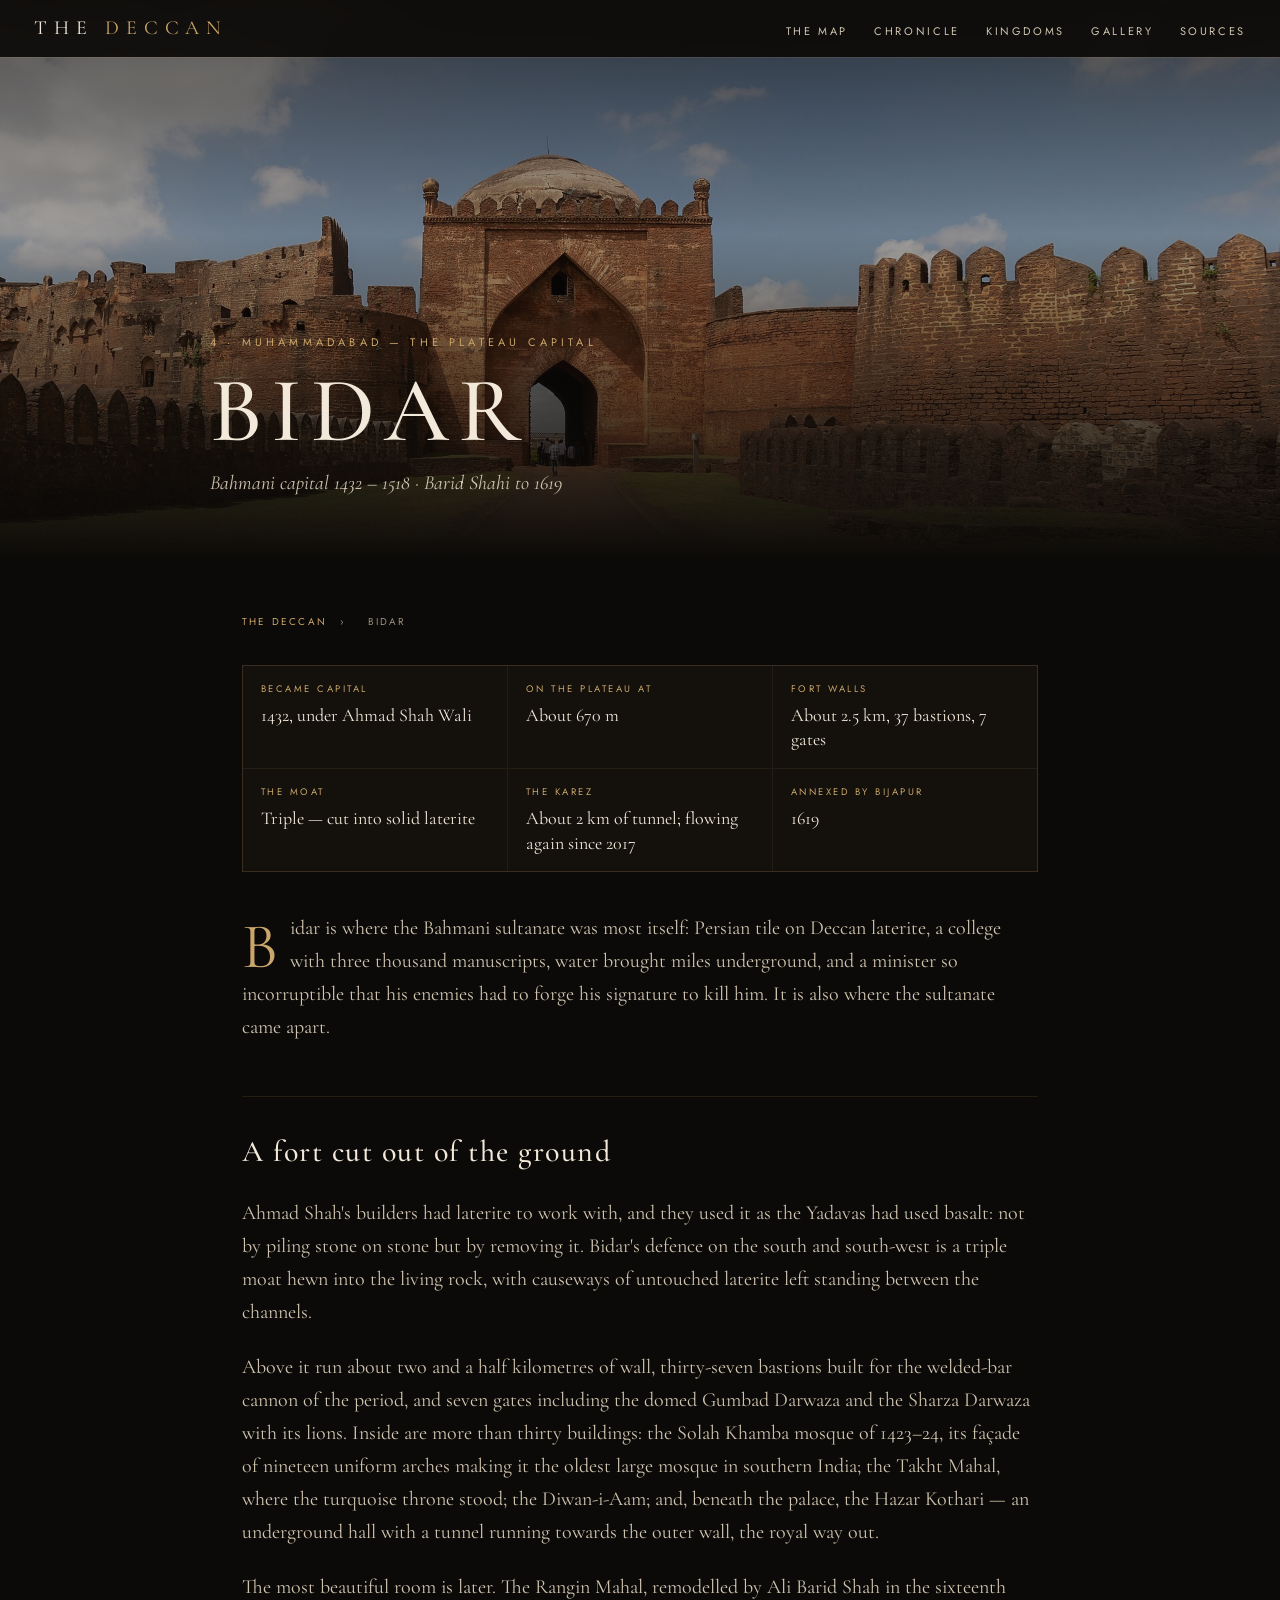
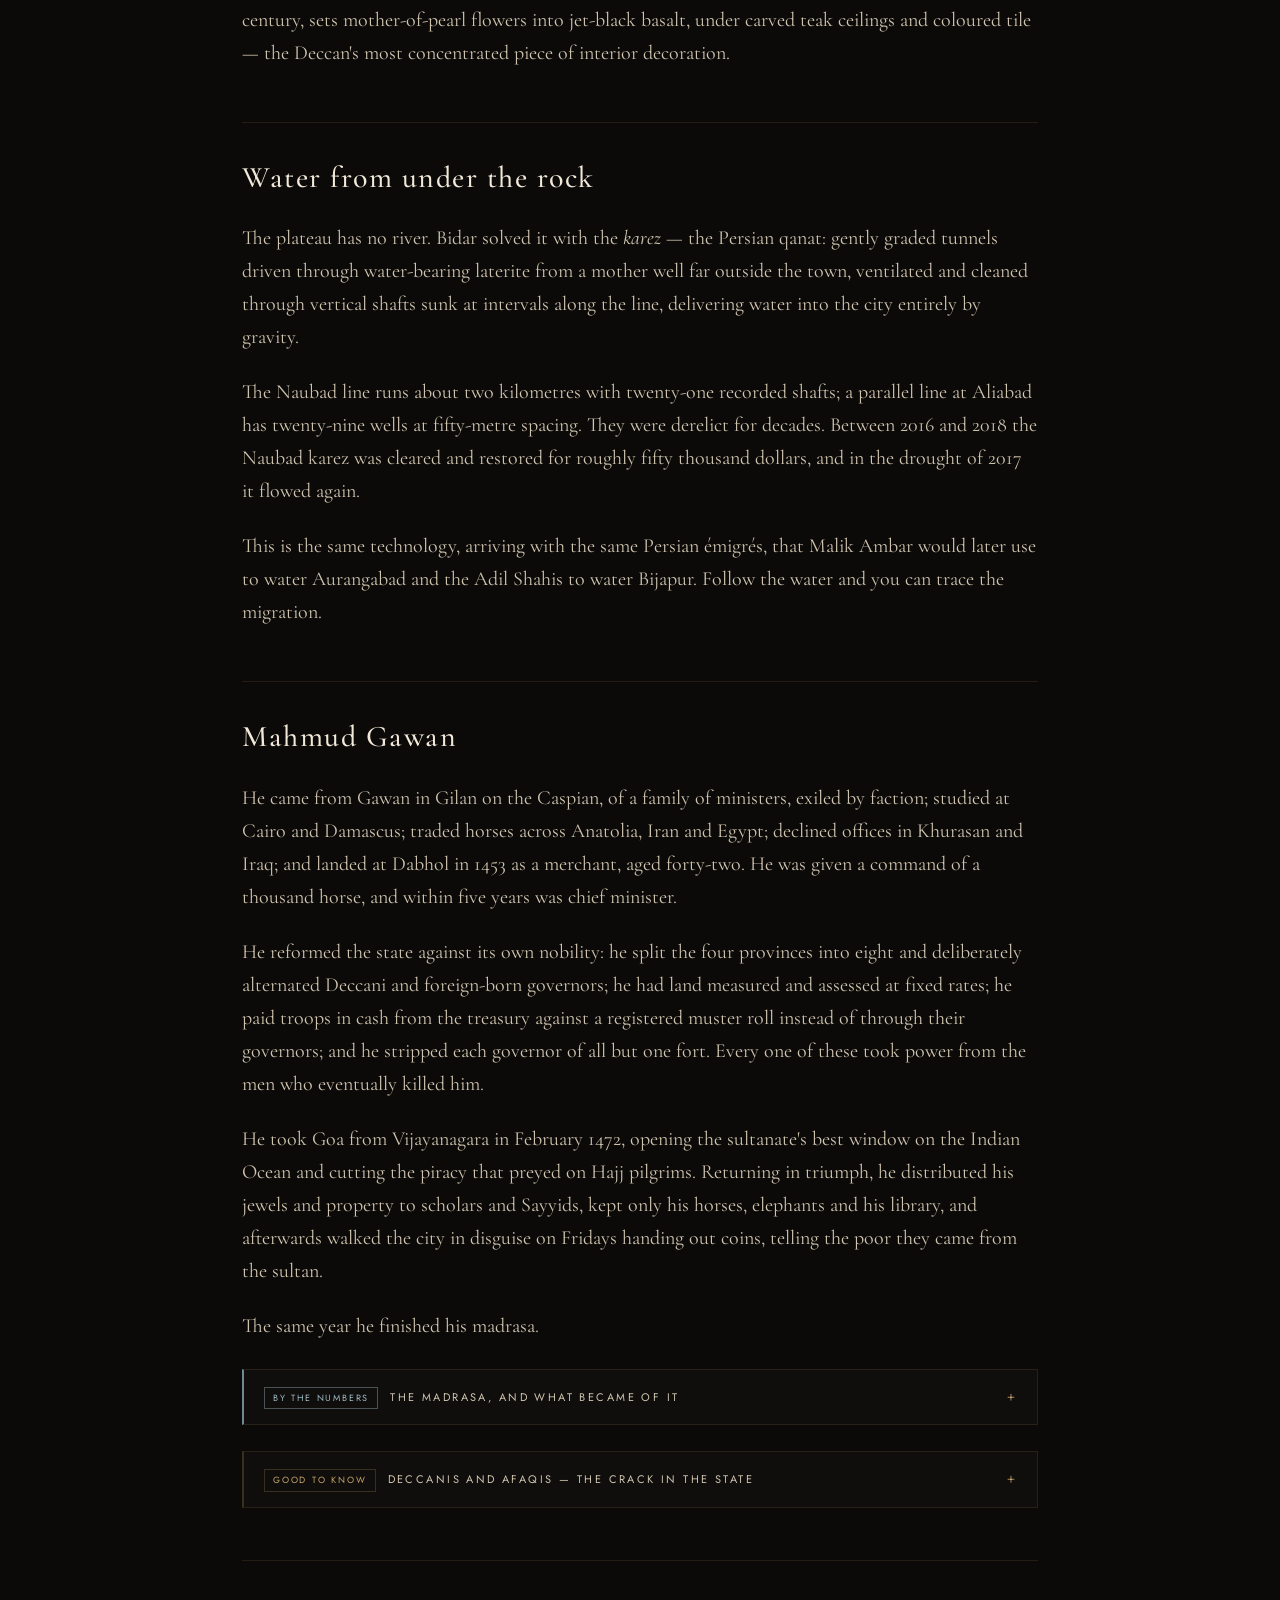
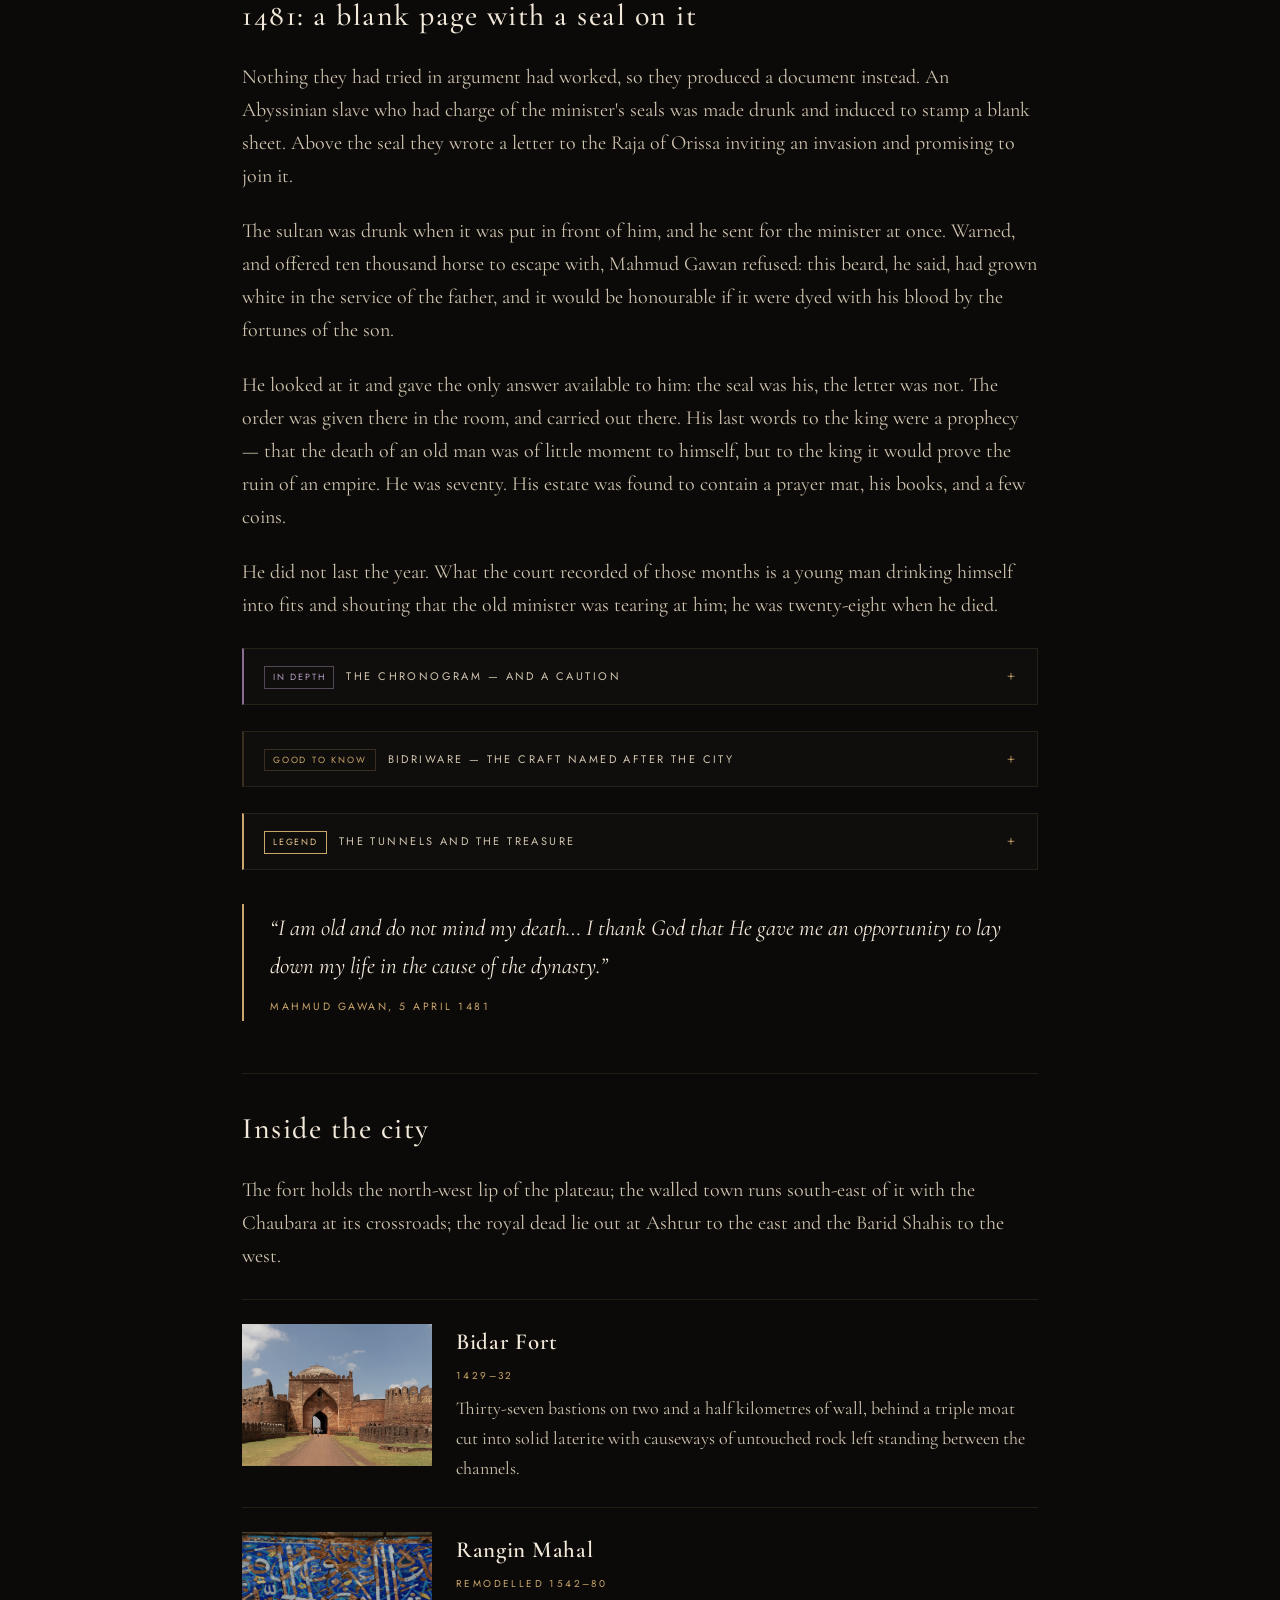
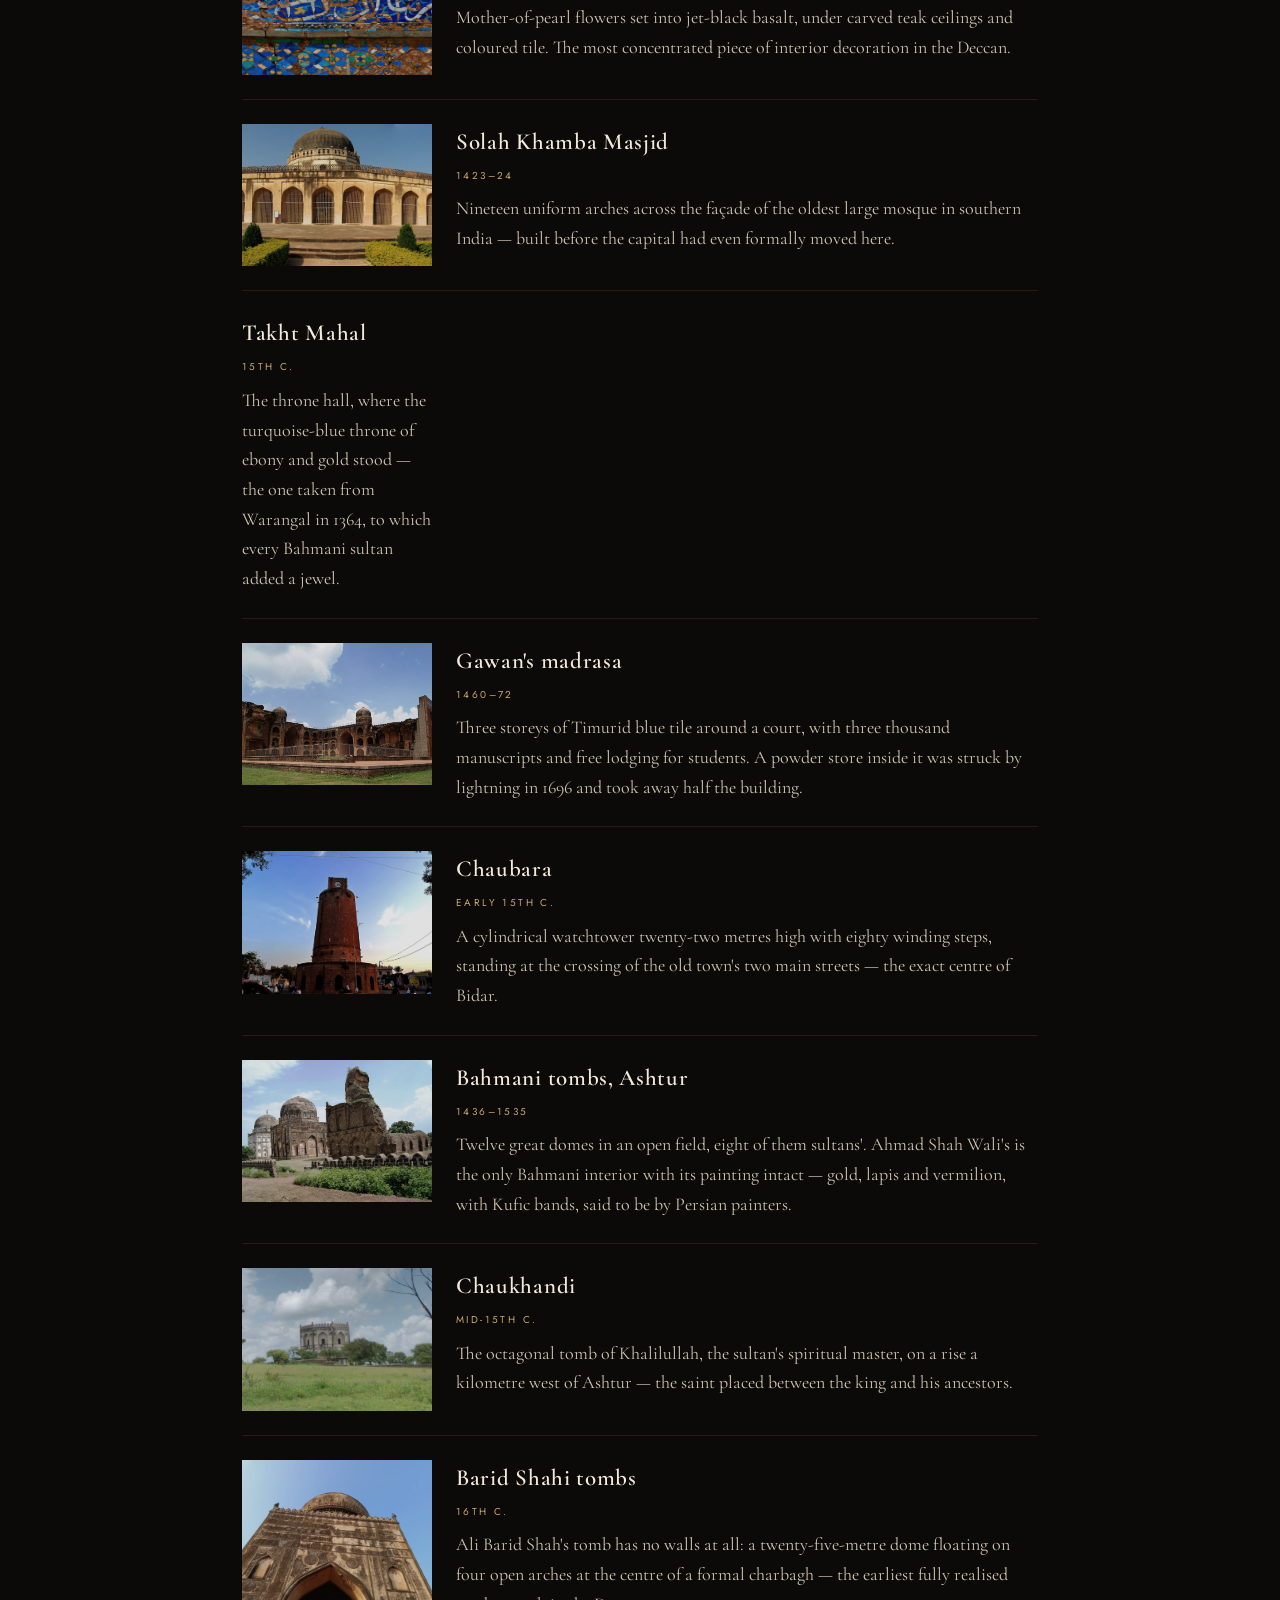
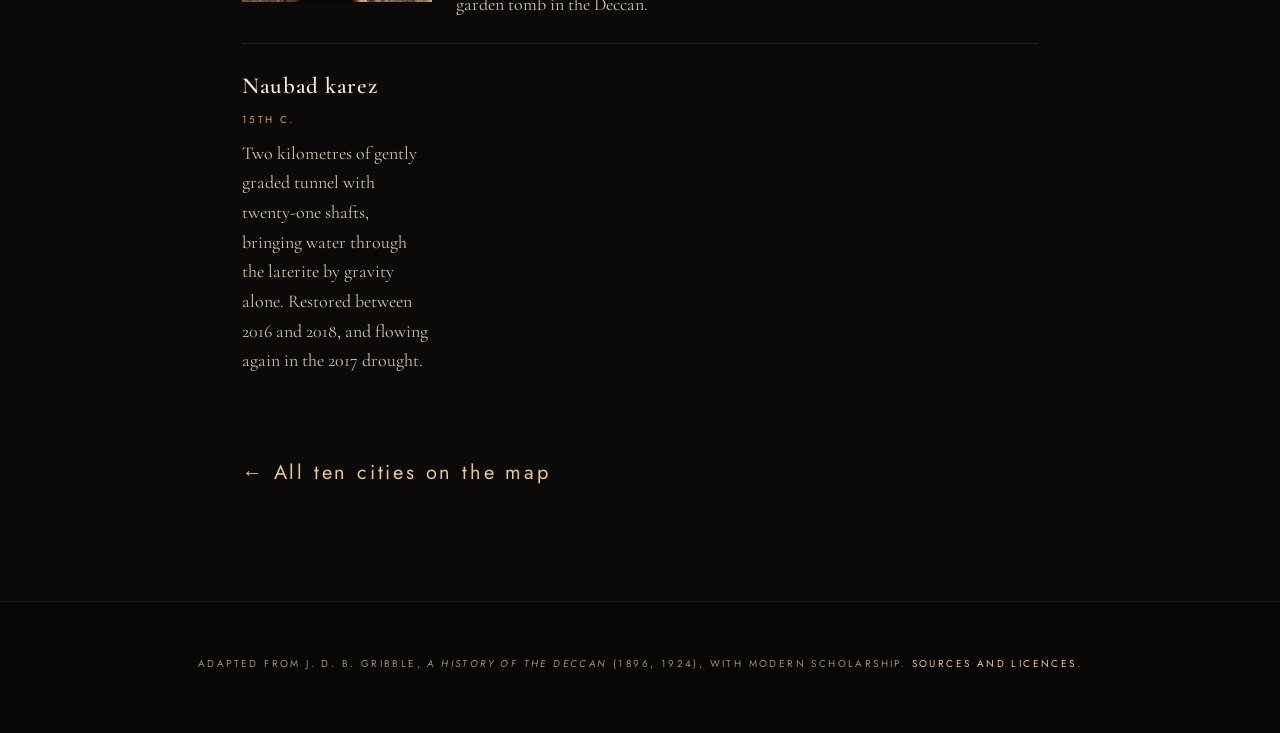
<file: city/bidar.html>
<!DOCTYPE html>
<html lang="en">
<head>
<meta charset="UTF-8">
<meta name="viewport" content="width=device-width, initial-scale=1.0">
<title>Bidar — Muhammadabad — the plateau capital | History of the Deccan</title>
<meta name="description" content="Bidar is where the Bahmani sultanate was most itself: Persian tile on Deccan laterite, a college with three thousand manuscripts, water brought miles…">
<link rel="canonical" href="https://the-deccan.vercel.app/city/bidar.html">
<meta property="og:type" content="article">
<meta property="og:title" content="Bidar — Muhammadabad — the plateau capital | History of the Deccan">
<meta property="og:description" content="Bidar is where the Bahmani sultanate was most itself: Persian tile on Deccan laterite, a college with three thousand manuscripts, water brought miles…">
<meta property="og:url" content="https://the-deccan.vercel.app/city/bidar.html">
<meta property="og:image" content="https://the-deccan.vercel.app/images/bidar.jpg">
<meta property="og:site_name" content="The Deccan">
<meta name="twitter:card" content="summary_large_image">
<meta name="twitter:title" content="Bidar — Muhammadabad — the plateau capital | History of the Deccan">
<meta name="twitter:description" content="Bidar is where the Bahmani sultanate was most itself: Persian tile on Deccan laterite, a college with three thousand manuscripts, water brought miles…">
<meta name="twitter:image" content="https://the-deccan.vercel.app/images/bidar.jpg">
<link rel="preconnect" href="https://fonts.googleapis.com">
<link rel="preconnect" href="https://fonts.gstatic.com" crossorigin>
<link href="https://fonts.googleapis.com/css2?family=Cormorant+Garamond:ital,wght@0,400;0,500;0,600;1,400;1,500&family=Jost:wght@300;400;500&display=swap" rel="stylesheet">
<link rel="stylesheet" href="../css/style.css?v=21">
<link rel="icon" href="data:image/svg+xml,<svg xmlns='http://www.w3.org/2000/svg' viewBox='0 0 100 100'><text y='80' font-size='80'>🕌</text></svg>">
<script type="application/ld+json">{"@context": "https://schema.org", "@type": "Article", "headline": "Bidar — Muhammadabad — the plateau capital", "description": "Bidar is where the Bahmani sultanate was most itself: Persian tile on Deccan laterite, a college with three thousand manuscripts, water brought miles underground, and a minister so incorruptible that his enemies had to forge his signature to kill him. It is also where the sultanate came apart.", "image": "https://the-deccan.vercel.app/images/bidar.jpg", "mainEntityOfPage": {"@type": "WebPage", "@id": "https://the-deccan.vercel.app/city/bidar.html"}, "about": {"@type": "Place", "name": "Bidar", "description": "Muhammadabad — the plateau capital", "geo": {"@type": "GeoCoordinates", "latitude": 17.9106, "longitude": 77.5199}, "containsPlace": [{"@type": "LandmarksOrHistoricalBuildings", "name": "Bidar Fort", "description": "Thirty-seven bastions on two and a half kilometres of wall, behind a triple moat cut into solid laterite with causeways of untouched rock left standing between the channels."}, {"@type": "LandmarksOrHistoricalBuildings", "name": "Rangin Mahal", "description": "Mother-of-pearl flowers set into jet-black basalt, under carved teak ceilings and coloured tile. The most concentrated piece of interior decoration in the Deccan."}, {"@type": "LandmarksOrHistoricalBuildings", "name": "Solah Khamba Masjid", "description": "Nineteen uniform arches across the façade of the oldest large mosque in southern India — built before the capital had even formally moved here."}, {"@type": "LandmarksOrHistoricalBuildings", "name": "Takht Mahal", "description": "The throne hall, where the turquoise-blue throne of ebony and gold stood — the one taken from Warangal in 1364, to which every Bahmani sultan added a jewel."}, {"@type": "LandmarksOrHistoricalBuildings", "name": "Gawan's madrasa", "description": "Three storeys of Timurid blue tile around a court, with three thousand manuscripts and free lodging for students. A powder store inside it was struck by lightning in 1696 and took away half the building."}, {"@type": "LandmarksOrHistoricalBuildings", "name": "Chaubara", "description": "A cylindrical watchtower twenty-two metres high with eighty winding steps, standing at the crossing of the old town's two main streets — the exact centre of Bidar."}, {"@type": "LandmarksOrHistoricalBuildings", "name": "Bahmani tombs, Ashtur", "description": "Twelve great domes in an open field, eight of them sultans'. Ahmad Shah Wali's is the only Bahmani interior with its painting intact — gold, lapis and vermilion, with Kufic bands, said to be by Persian painters."}, {"@type": "LandmarksOrHistoricalBuildings", "name": "Chaukhandi", "description": "The octagonal tomb of Khalilullah, the sultan's spiritual master, on a rise a kilometre west of Ashtur — the saint placed between the king and his ancestors."}, {"@type": "LandmarksOrHistoricalBuildings", "name": "Barid Shahi tombs", "description": "Ali Barid Shah's tomb has no walls at all: a twenty-five-metre dome floating on four open arches at the centre of a formal charbagh — the earliest fully realised garden tomb in the Deccan."}, {"@type": "LandmarksOrHistoricalBuildings", "name": "Naubad karez", "description": "Two kilometres of gently graded tunnel with twenty-one shafts, bringing water through the laterite by gravity alone. Restored between 2016 and 2018, and flowing again in the 2017 drought."}]}, "isPartOf": {"@type": "WebSite", "name": "The Deccan", "url": "https://the-deccan.vercel.app"}, "author": {"@type": "Person", "name": "J. D. B. Gribble", "description": "A History of the Deccan (1896, 1924), adapted"}, "inLanguage": "en"}</script>
<script async src="https://www.googletagmanager.com/gtag/js?id=G-82EEHRXEMX"></script>
<script>
  window.dataLayer = window.dataLayer || [];
  function gtag(){dataLayer.push(arguments);}
  gtag('js', new Date());
  gtag('config', 'G-82EEHRXEMX', { anonymize_ip: true });
</script>
</head>
<body class="city-page">

<nav class="nav scrolled">
  <a class="brand" href="../index.html">The <span>Deccan</span></a>
  <ul>
    <li><a href="../index.html#map">The Map</a></li>
    <li><a href="../index.html#chronicle">Chronicle</a></li>
    <li><a href="../index.html#kingdoms">Kingdoms</a></li>
    <li><a href="../index.html#gallery">Gallery</a></li>
    <li><a href="../index.html#sources">Sources</a></li>
  </ul>
</nav>

<header class="city-hero" style="background-image:url('../images/bidar.jpg')">
  <div class="city-hero-veil"></div>
  <div class="inner">
    <p class="kicker">4 · Muhammadabad — the plateau capital</p>
    <h1>Bidar</h1>
    <p class="era">Bahmani capital 1432 – 1518 · Barid Shahi to 1619</p>
  </div>
</header>

<main class="wrap-narrow city-body">
<nav class="crumbs" aria-label="Breadcrumb">
  <a href="../index.html">The Deccan</a> <span>›</span> <span>Bidar</span>
</nav>
<dl class="glance"><div><dt>Became capital</dt><dd>1432, under Ahmad Shah Wali</dd></div><div><dt>On the plateau at</dt><dd>About 670 m</dd></div><div><dt>Fort walls</dt><dd>About 2.5 km, 37 bastions, 7 gates</dd></div><div><dt>The moat</dt><dd>Triple — cut into solid laterite</dd></div><div><dt>The karez</dt><dd>About 2 km of tunnel; flowing again since 2017</dd></div><div><dt>Annexed by Bijapur</dt><dd>1619</dd></div></dl>
<p class="lede-in">Bidar is where the Bahmani sultanate was most itself: Persian tile on Deccan laterite, a college with three thousand manuscripts, water brought miles underground, and a minister so incorruptible that his enemies had to forge his signature to kill him. It is also where the sultanate came apart.</p>
<h2 class="ov-h">A fort cut out of the ground</h2>
<p>Ahmad Shah's builders had laterite to work with, and they used it as the Yadavas had used basalt: not by piling stone on stone but by removing it. Bidar's defence on the south and south-west is a triple moat hewn into the living rock, with causeways of untouched laterite left standing between the channels.</p>
<p>Above it run about two and a half kilometres of wall, thirty-seven bastions built for the welded-bar cannon of the period, and seven gates including the domed Gumbad Darwaza and the Sharza Darwaza with its lions. Inside are more than thirty buildings: the Solah Khamba mosque of 1423–24, its façade of nineteen uniform arches making it the oldest large mosque in southern India; the Takht Mahal, where the turquoise throne stood; the Diwan-i-Aam; and, beneath the palace, the Hazar Kothari — an underground hall with a tunnel running towards the outer wall, the royal way out.</p>
<p>The most beautiful room is later. The Rangin Mahal, remodelled by Ali Barid Shah in the sixteenth century, sets mother-of-pearl flowers into jet-black basalt, under carved teak ceilings and coloured tile — the Deccan's most concentrated piece of interior decoration.</p>
<h2 class="ov-h">Water from under the rock</h2>
<p>The plateau has no river. Bidar solved it with the <em>karez</em> — the Persian qanat: gently graded tunnels driven through water-bearing laterite from a mother well far outside the town, ventilated and cleaned through vertical shafts sunk at intervals along the line, delivering water into the city entirely by gravity.</p>
<p>The Naubad line runs about two kilometres with twenty-one recorded shafts; a parallel line at Aliabad has twenty-nine wells at fifty-metre spacing. They were derelict for decades. Between 2016 and 2018 the Naubad karez was cleared and restored for roughly fifty thousand dollars, and in the drought of 2017 it flowed again.</p>
<p>This is the same technology, arriving with the same Persian émigrés, that Malik Ambar would later use to water Aurangabad and the Adil Shahis to water Bijapur. Follow the water and you can trace the migration.</p>
<h2 class="ov-h">Mahmud Gawan</h2>
<p>He came from Gawan in Gilan on the Caspian, of a family of ministers, exiled by faction; studied at Cairo and Damascus; traded horses across Anatolia, Iran and Egypt; declined offices in Khurasan and Iraq; and landed at Dabhol in 1453 as a merchant, aged forty-two. He was given a command of a thousand horse, and within five years was chief minister.</p>
<p>He reformed the state against its own nobility: he split the four provinces into eight and deliberately alternated Deccani and foreign-born governors; he had land measured and assessed at fixed rates; he paid troops in cash from the treasury against a registered muster roll instead of through their governors; and he stripped each governor of all but one fort. Every one of these took power from the men who eventually killed him.</p>
<p>He took Goa from Vijayanagara in February 1472, opening the sultanate's best window on the Indian Ocean and cutting the piracy that preyed on Hajj pilgrims. Returning in triumph, he distributed his jewels and property to scholars and Sayyids, kept only his horses, elephants and his library, and afterwards walked the city in disguise on Fridays handing out coins, telling the poor they came from the sultan.</p>
<p>The same year he finished his madrasa.</p>
<details class="box numbers"><summary><span class="tag">By the numbers</span><span>The madrasa, and what became of it</span></summary><div class="box-body"><table><tr><td>Founded / completed</td><td>1460 / 1472</td></tr><tr><td>Footprint</td><td>About 62 × 55 m, three storeys around a court</td></tr><tr><td>Halls</td><td>Three great lecture halls, each roughly 8 × 16 m</td></tr><tr><td>Library</td><td>About 3,000 manuscripts</td></tr><tr><td>Minarets</td><td>Two, over 30 m — one still stands</td></tr><tr><td>Façade</td><td>Persian glazed tile in green, yellow and white</td></tr><tr><td>Ruined</td><td>1695–96 — a powder store inside it was struck by lightning</td></tr></table></div></details>
<details class="box know"><summary><span class="tag">Good to know</span><span>Deccanis and Afaqis — the crack in the state</span></summary><div class="box-body"><p>The Bahmani nobility split over who counted as a native. On one side the <em>Deccanis</em>, Deccan-born Muslims, largely Sunni, allied with the Habshis — the African military households. On the other the <em>Afaqis</em>, 'men of the horizon': Persians, Turks and Arabs who kept arriving by sea, often Shia, recruited for cavalry expertise and Persian administration, and promoted fast.</p><p>They quarrelled over land assignments, cavalry commands and access to the king, and the sectarian difference sharpened all of it. In 1446 Deccani nobles and their Habshi troops invited the Afaqis to a banquet at Chakan fort and massacred them — the figures given run to 1,200 Sayyids and a thousand others.</p><p>Mahmud Gawan's eight-province reform was an attempt to engineer parity between the two. His murder proved it had failed.</p></div></details>
<h2 class="ov-h">1481: a blank page with a seal on it</h2>
<p>Nothing they had tried in argument had worked, so they produced a document instead. An Abyssinian slave who had charge of the minister's seals was made drunk and induced to stamp a blank sheet. Above the seal they wrote a letter to the Raja of Orissa inviting an invasion and promising to join it.</p>
<p>The sultan was drunk when it was put in front of him, and he sent for the minister at once. Warned, and offered ten thousand horse to escape with, Mahmud Gawan refused: this beard, he said, had grown white in the service of the father, and it would be honourable if it were dyed with his blood by the fortunes of the son.</p>
<p>He looked at it and gave the only answer available to him: the seal was his, the letter was not. The order was given there in the room, and carried out there. His last words to the king were a prophecy — that the death of an old man was of little moment to himself, but to the king it would prove the ruin of an empire. He was seventy. His estate was found to contain a prayer mat, his books, and a few coins.</p>
<p>He did not last the year. What the court recorded of those months is a young man drinking himself into fits and shouting that the old minister was tearing at him; he was twenty-eight when he died.</p>
<details class="box deep"><summary><span class="tag">In depth</span><span>The chronogram — and a caution</span></summary><div class="box-body"><p>Ferishta gives a chronogram for the sultan's death: a phrase whose letters, added up in the abjad system, yield the year. The value AH 886 is well attested.</p><p>The phrase itself is usually rendered in English as <em>the ruin of the Deccan</em>. That wording circulates widely in the secondary literature without a verifiable primary citation, so it belongs to tradition rather than to the record, which is a pity, because as prophecy it was exact.</p><p>Within eleven years of the murder the sultanate had fragmented into five kingdoms.</p></div></details>
<details class="box know"><summary><span class="tag">Good to know</span><span>Bidriware — the craft named after the city</span></summary><div class="box-body"><p>Bidar's other export is a metal. A zinc-copper alloy — the working ratio usually given as sixteen parts zinc to one of copper — is cast, filed smooth, darkened so the design can be drawn on it, chiselled, and inlaid with hammered pure silver.</p><p>The last step is the strange one. The piece is boiled in a paste of soil taken from inside Bidar fort with ammonium chloride. That earth, sheltered from sun and rain for six centuries, is exceptionally high in nitrates; it turns the alloy permanently matt black while leaving the silver brilliant. Craftsmen test a patch of soil by tasting it, and insist no other earth works as well, which is half metallurgy and half guild boundary.</p><p>Tradition credits its introduction to an Iranian craftsman invited by Ahmad Shah Wali. It holds a Geographical Indication tag, and the trade is in steep decline.</p></div></details>
<details class="box legend"><summary><span class="tag">Legend</span><span>The tunnels and the treasure</span></summary><div class="box-body"><p>Bidar believes passages run from the fort to the tombs at Ashtur, to the Chaubara in the middle of town, and even to Gulbarga, with Bahmani treasure at the end of them.</p><p>The substrate is real and impressive: the Hazar Kothari's underground hall and escape tunnel, the Mandu Darwaza sallyport, and dozens of kilometres of karez running under the town. When a place is genuinely honeycombed, the legends write themselves.</p></div></details>
<blockquote>&ldquo;I am old and do not mind my death… I thank God that He gave me an opportunity to lay down my life in the cause of the dynasty.&rdquo;<cite>Mahmud Gawan, 5 April 1481</cite></blockquote>
<h2 class="ov-h">Inside the city</h2>
<p class="lede-sm">The fort holds the north-west lip of the plateau; the walled town runs south-east of it with the Chaubara at its crossroads; the royal dead lie out at Ashtur to the east and the Barid Shahis to the west.</p>
<div class="site-list">
<article class="site-entry"><img src="../images/bidar.jpg" alt="Bidar Fort, Bidar" loading="lazy"><div><h3>Bidar Fort</h3><p class="date">1429–32</p><p>Thirty-seven bastions on two and a half kilometres of wall, behind a triple moat cut into solid laterite with causeways of untouched rock left standing between the channels.</p></div></article>
<article class="site-entry"><img src="../images/rangin-mahal.jpg" alt="Rangin Mahal, Bidar" loading="lazy"><div><h3>Rangin Mahal</h3><p class="date">remodelled 1542–80</p><p>Mother-of-pearl flowers set into jet-black basalt, under carved teak ceilings and coloured tile. The most concentrated piece of interior decoration in the Deccan.</p></div></article>
<article class="site-entry"><img src="../images/solah-khamba.jpg" alt="Solah Khamba Masjid, Bidar" loading="lazy"><div><h3>Solah Khamba Masjid</h3><p class="date">1423–24</p><p>Nineteen uniform arches across the façade of the oldest large mosque in southern India — built before the capital had even formally moved here.</p></div></article>
<article class="site-entry"><div><h3>Takht Mahal</h3><p class="date">15th c.</p><p>The throne hall, where the turquoise-blue throne of ebony and gold stood — the one taken from Warangal in 1364, to which every Bahmani sultan added a jewel.</p></div></article>
<article class="site-entry"><img src="../images/mahmud-gawan-madrasa.jpg" alt="Gawan&#x27;s madrasa, Bidar" loading="lazy"><div><h3>Gawan&#x27;s madrasa</h3><p class="date">1460–72</p><p>Three storeys of Timurid blue tile around a court, with three thousand manuscripts and free lodging for students. A powder store inside it was struck by lightning in 1696 and took away half the building.</p></div></article>
<article class="site-entry"><img src="../images/chaubara.jpg" alt="Chaubara, Bidar" loading="lazy"><div><h3>Chaubara</h3><p class="date">early 15th c.</p><p>A cylindrical watchtower twenty-two metres high with eighty winding steps, standing at the crossing of the old town's two main streets — the exact centre of Bidar.</p></div></article>
<article class="site-entry"><img src="../images/bahmani-tombs.jpg" alt="Bahmani tombs, Ashtur, Bidar" loading="lazy"><div><h3>Bahmani tombs, Ashtur</h3><p class="date">1436–1535</p><p>Twelve great domes in an open field, eight of them sultans'. Ahmad Shah Wali's is the only Bahmani interior with its painting intact — gold, lapis and vermilion, with Kufic bands, said to be by Persian painters.</p></div></article>
<article class="site-entry"><img src="../images/chaukhandi-bidar.jpg" alt="Chaukhandi, Bidar" loading="lazy"><div><h3>Chaukhandi</h3><p class="date">mid-15th c.</p><p>The octagonal tomb of Khalilullah, the sultan's spiritual master, on a rise a kilometre west of Ashtur — the saint placed between the king and his ancestors.</p></div></article>
<article class="site-entry"><img src="../images/barid-shahi-tombs.jpg" alt="Barid Shahi tombs, Bidar" loading="lazy"><div><h3>Barid Shahi tombs</h3><p class="date">16th c.</p><p>Ali Barid Shah's tomb has no walls at all: a twenty-five-metre dome floating on four open arches at the centre of a formal charbagh — the earliest fully realised garden tomb in the Deccan.</p></div></article>
<article class="site-entry"><div><h3>Naubad karez</h3><p class="date">15th c.</p><p>Two kilometres of gently graded tunnel with twenty-one shafts, bringing water through the laterite by gravity alone. Restored between 2016 and 2018, and flowing again in the 2017 drought.</p></div></article>
</div>
<p class="back-home"><a href="../index.html#map">← All ten cities on the map</a></p>
</main>

<footer class="foot">
  <p>Adapted from J. D. B. Gribble, <i>A History of the Deccan</i> (1896, 1924),
     with modern scholarship. <a href="../index.html#sources">Sources and licences</a>.</p>
</footer>

</body>
</html>
</file>
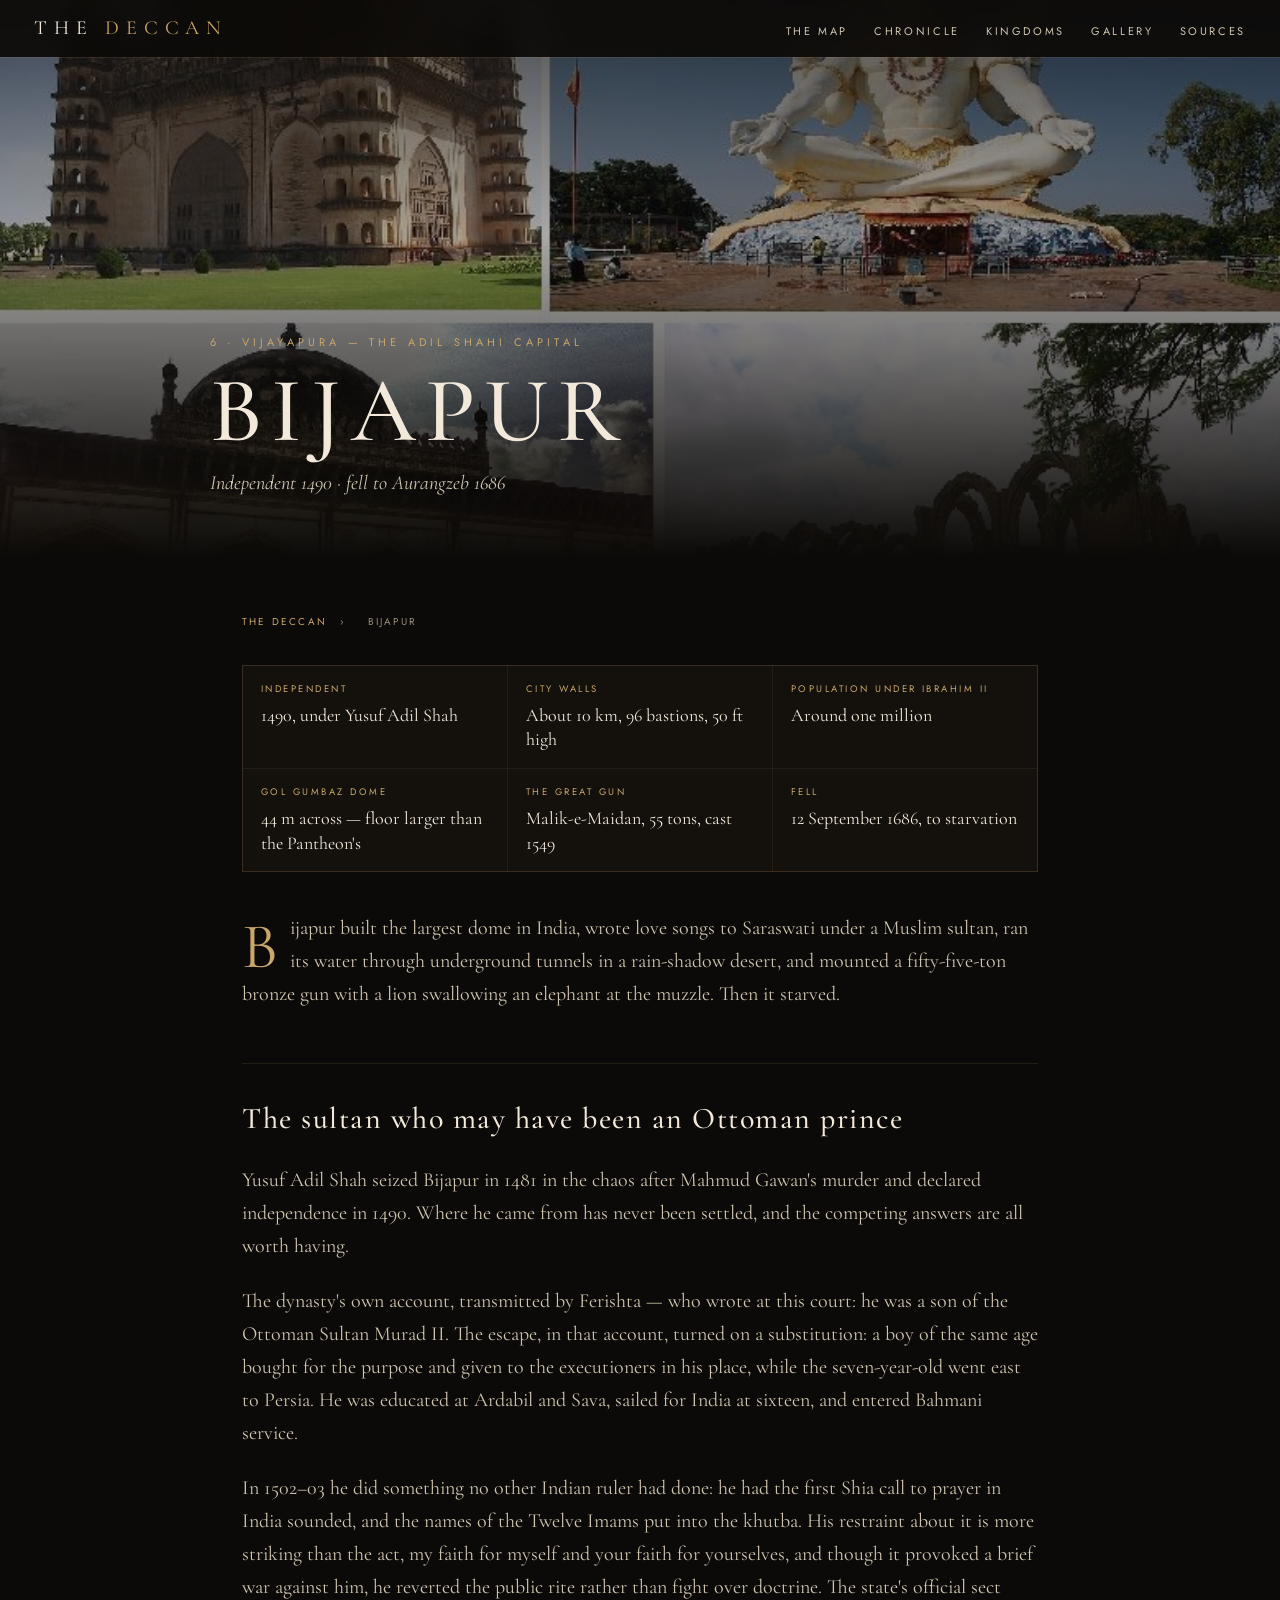
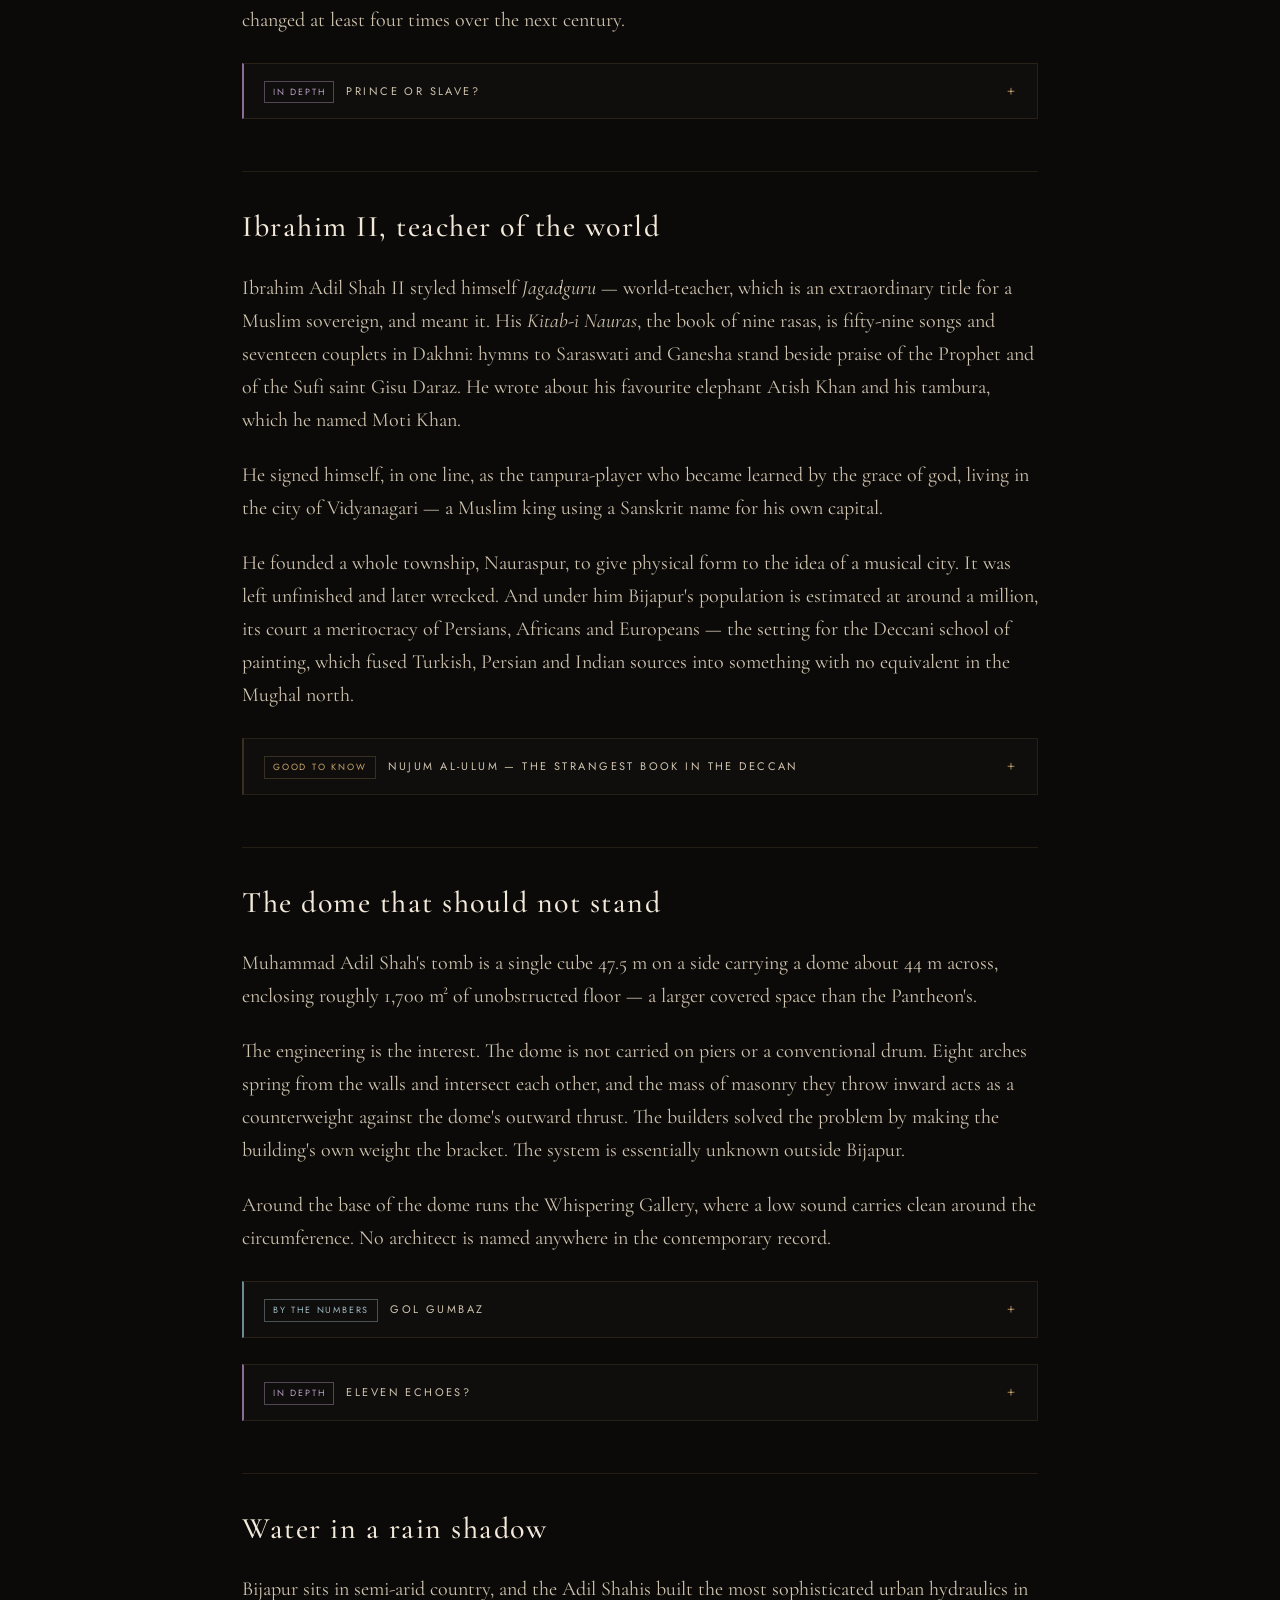
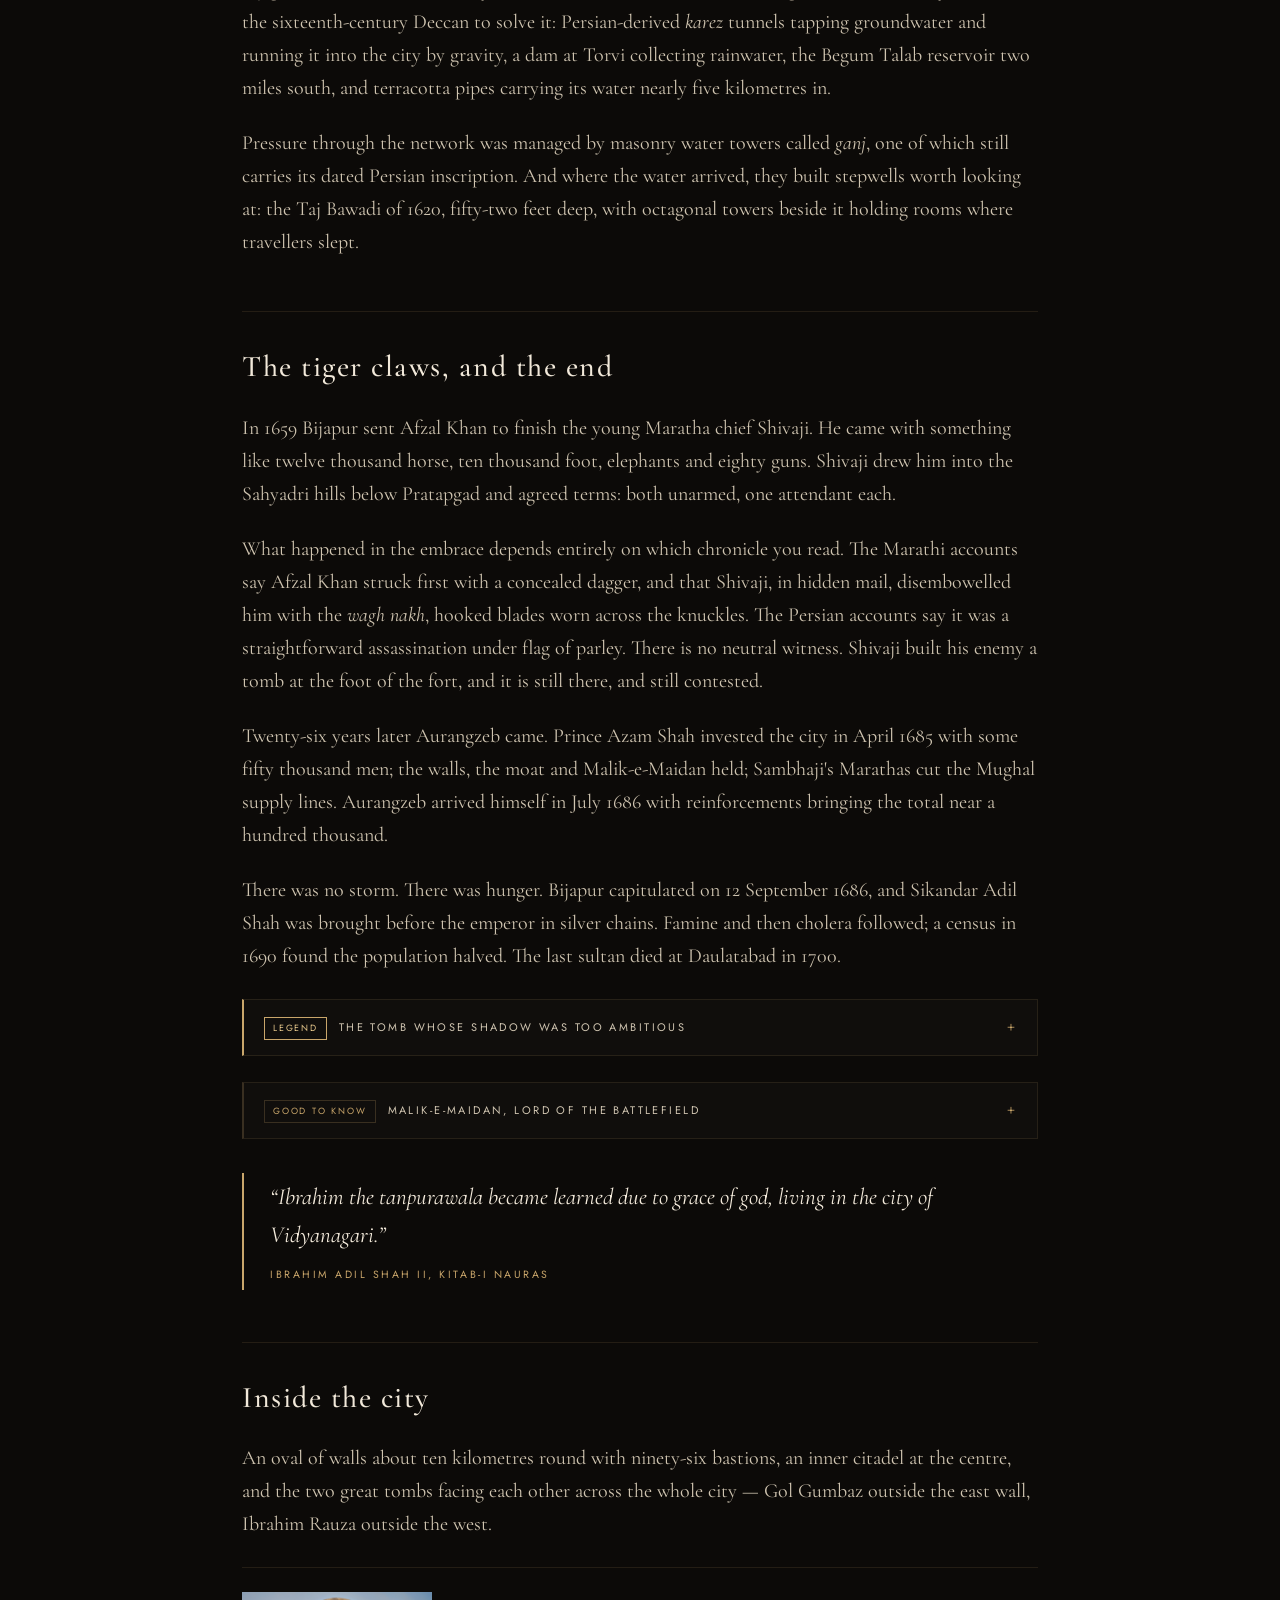
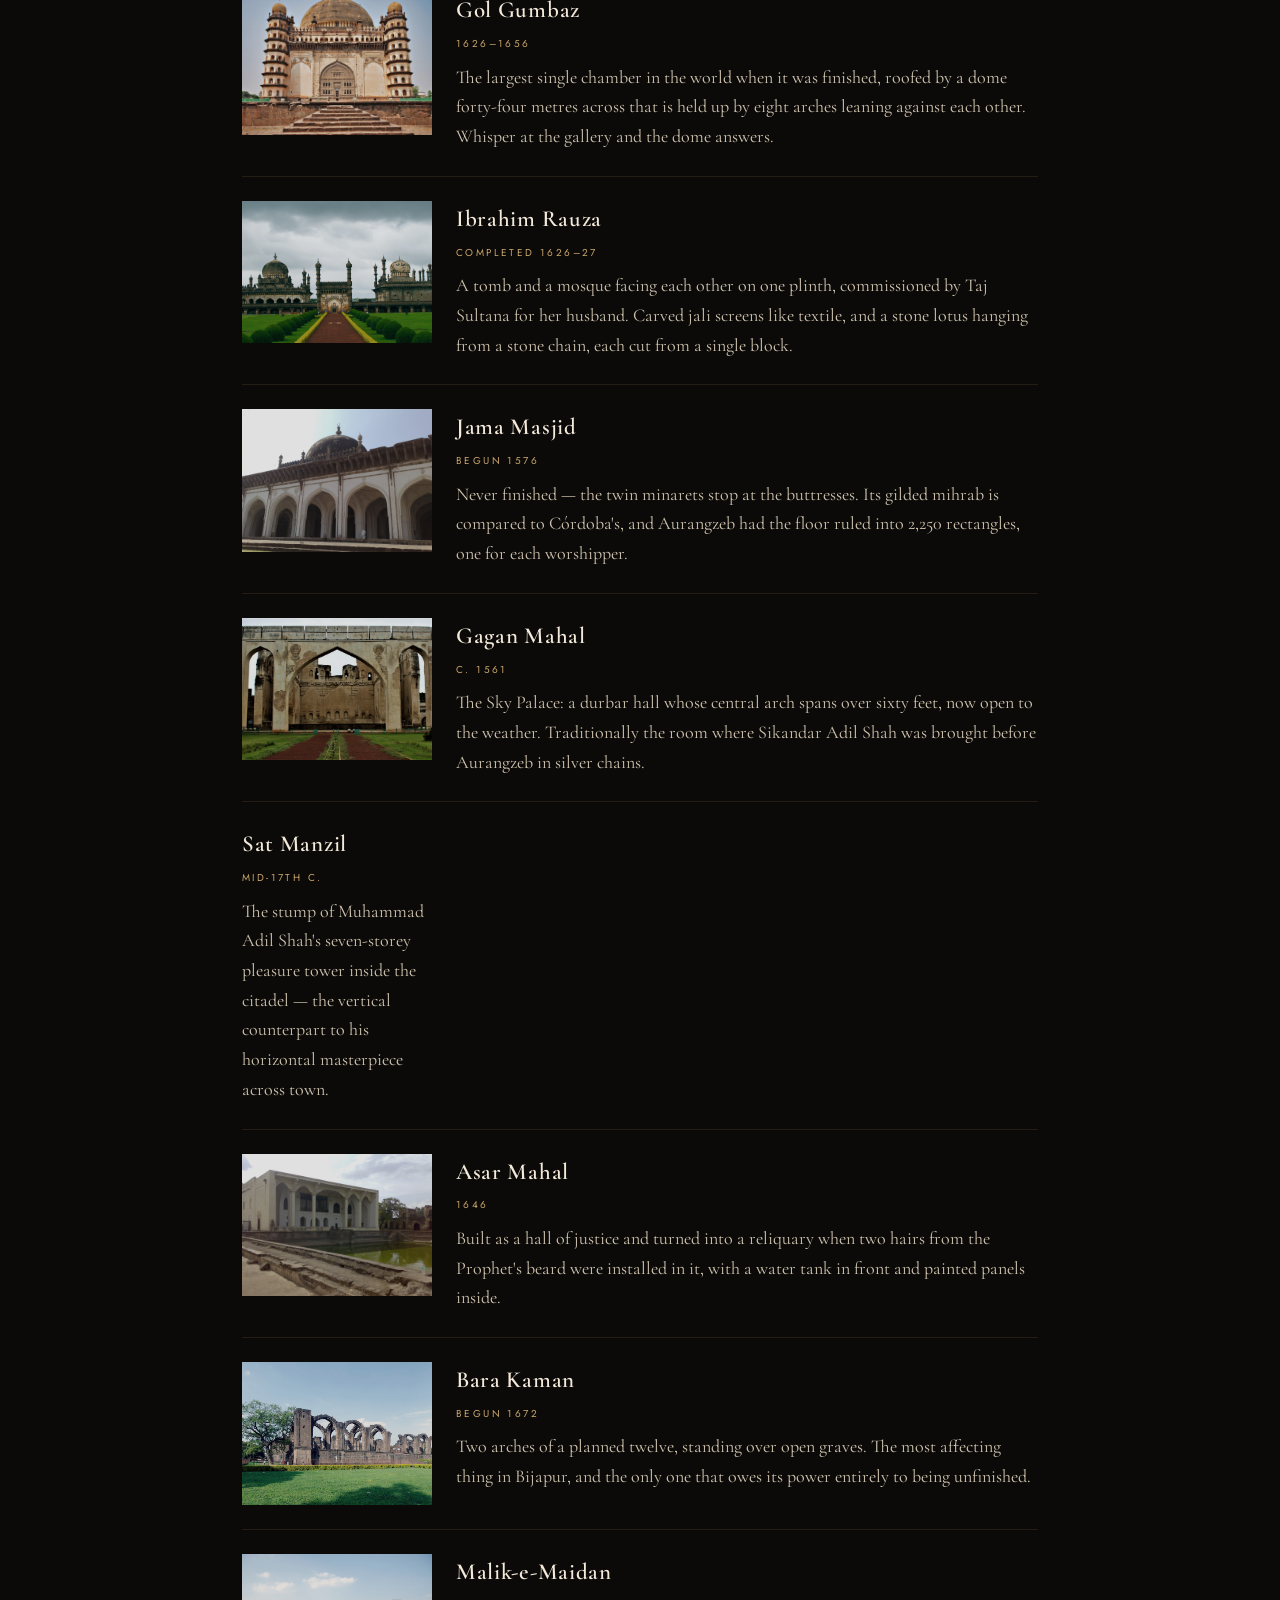
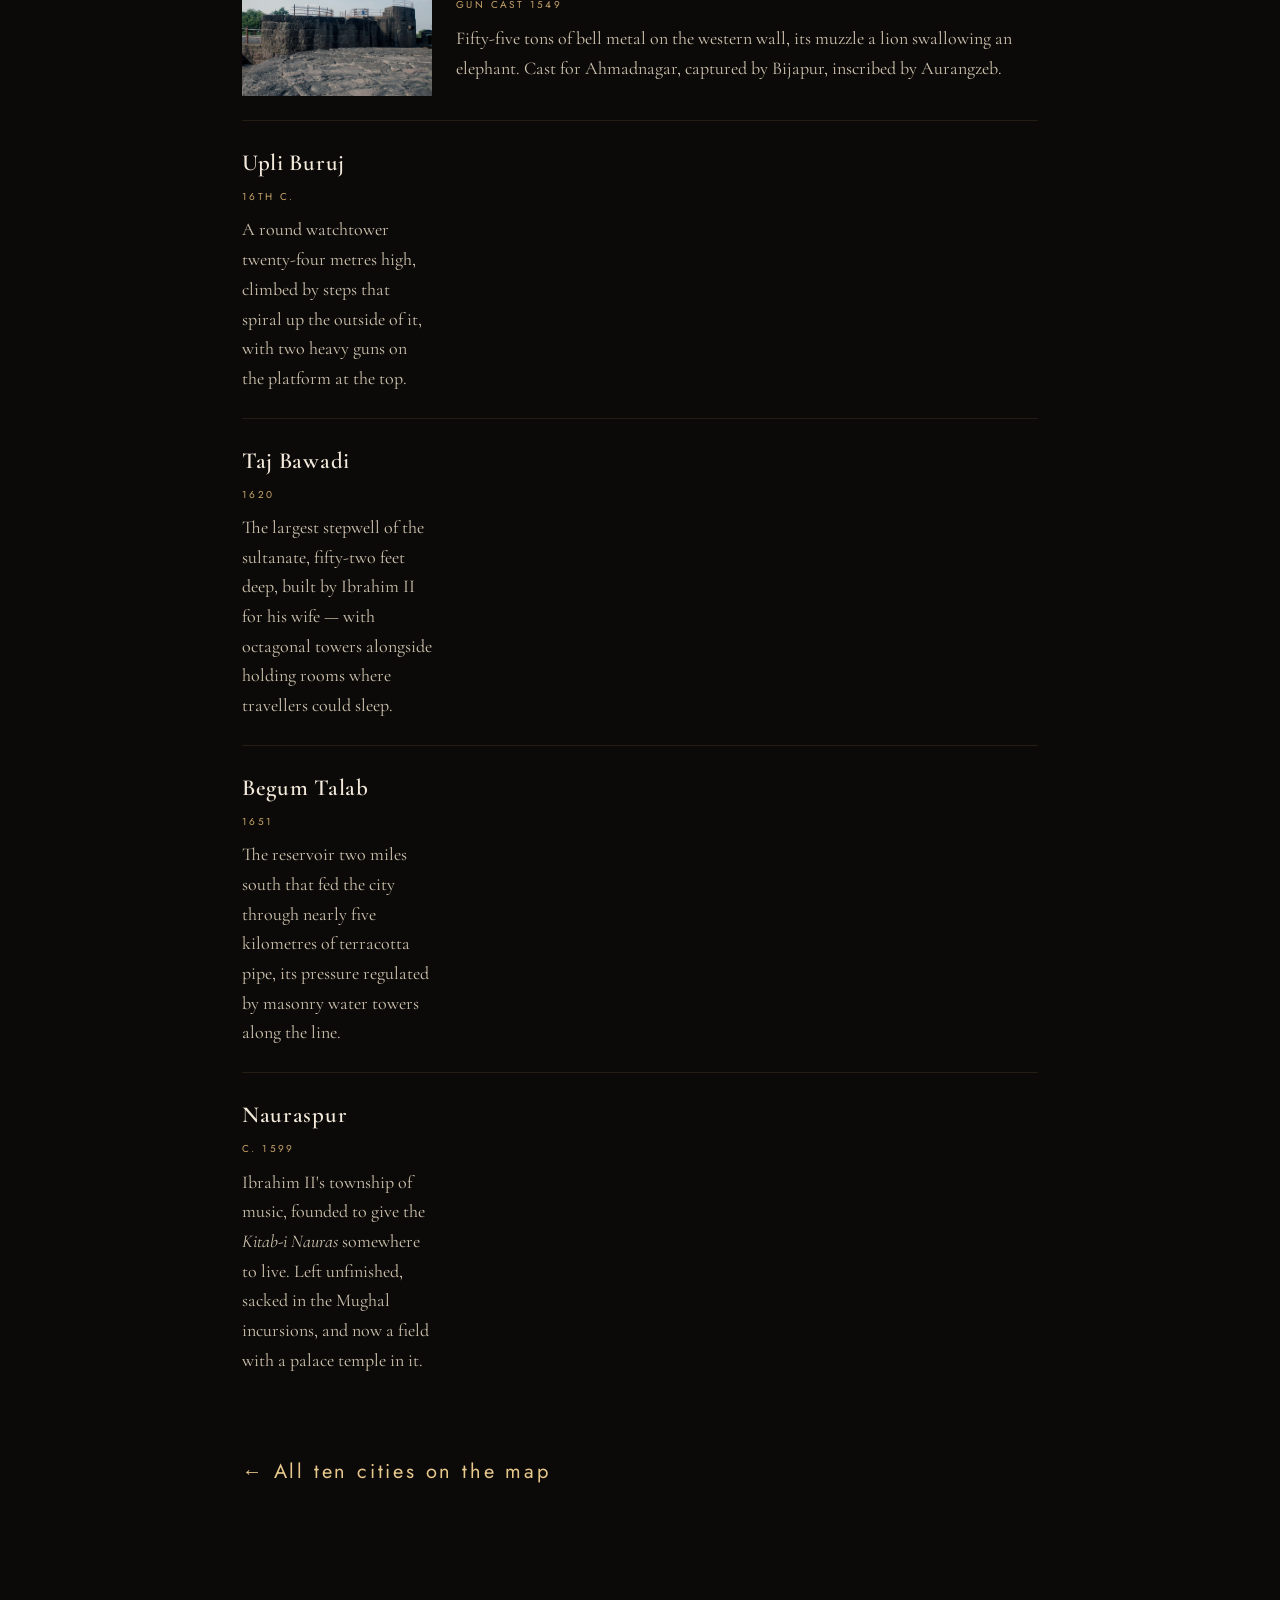
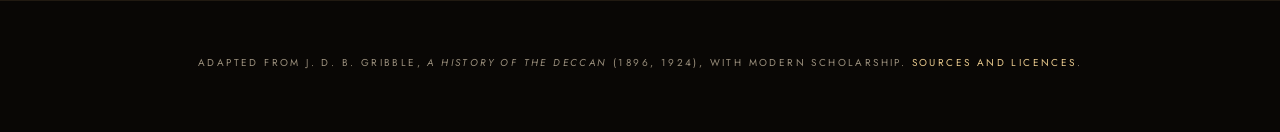
<file: city/bijapur.html>
<!DOCTYPE html>
<html lang="en">
<head>
<meta charset="UTF-8">
<meta name="viewport" content="width=device-width, initial-scale=1.0">
<title>Bijapur — Vijayapura — the Adil Shahi capital | History of the Deccan</title>
<meta name="description" content="Bijapur built the largest dome in India, wrote love songs to Saraswati under a Muslim sultan, ran its water through underground tunnels in a rain-shadow…">
<link rel="canonical" href="https://the-deccan.vercel.app/city/bijapur.html">
<meta property="og:type" content="article">
<meta property="og:title" content="Bijapur — Vijayapura — the Adil Shahi capital | History of the Deccan">
<meta property="og:description" content="Bijapur built the largest dome in India, wrote love songs to Saraswati under a Muslim sultan, ran its water through underground tunnels in a rain-shadow…">
<meta property="og:url" content="https://the-deccan.vercel.app/city/bijapur.html">
<meta property="og:image" content="https://the-deccan.vercel.app/images/bijapur.jpg">
<meta property="og:site_name" content="The Deccan">
<meta name="twitter:card" content="summary_large_image">
<meta name="twitter:title" content="Bijapur — Vijayapura — the Adil Shahi capital | History of the Deccan">
<meta name="twitter:description" content="Bijapur built the largest dome in India, wrote love songs to Saraswati under a Muslim sultan, ran its water through underground tunnels in a rain-shadow…">
<meta name="twitter:image" content="https://the-deccan.vercel.app/images/bijapur.jpg">
<link rel="preconnect" href="https://fonts.googleapis.com">
<link rel="preconnect" href="https://fonts.gstatic.com" crossorigin>
<link href="https://fonts.googleapis.com/css2?family=Cormorant+Garamond:ital,wght@0,400;0,500;0,600;1,400;1,500&family=Jost:wght@300;400;500&display=swap" rel="stylesheet">
<link rel="stylesheet" href="../css/style.css?v=21">
<link rel="icon" href="data:image/svg+xml,<svg xmlns='http://www.w3.org/2000/svg' viewBox='0 0 100 100'><text y='80' font-size='80'>🕌</text></svg>">
<script type="application/ld+json">{"@context": "https://schema.org", "@type": "Article", "headline": "Bijapur — Vijayapura — the Adil Shahi capital", "description": "Bijapur built the largest dome in India, wrote love songs to Saraswati under a Muslim sultan, ran its water through underground tunnels in a rain-shadow desert, and mounted a fifty-five-ton bronze gun with a lion swallowing an elephant at the muzzle. Then it starved.", "image": "https://the-deccan.vercel.app/images/bijapur.jpg", "mainEntityOfPage": {"@type": "WebPage", "@id": "https://the-deccan.vercel.app/city/bijapur.html"}, "about": {"@type": "Place", "name": "Bijapur", "description": "Vijayapura — the Adil Shahi capital", "geo": {"@type": "GeoCoordinates", "latitude": 16.8302, "longitude": 75.71}, "containsPlace": [{"@type": "LandmarksOrHistoricalBuildings", "name": "Gol Gumbaz", "description": "The largest single chamber in the world when it was finished, roofed by a dome forty-four metres across that is held up by eight arches leaning against each other. Whisper at the gallery and the dome answers."}, {"@type": "LandmarksOrHistoricalBuildings", "name": "Ibrahim Rauza", "description": "A tomb and a mosque facing each other on one plinth, commissioned by Taj Sultana for her husband. Carved jali screens like textile, and a stone lotus hanging from a stone chain, each cut from a single block."}, {"@type": "LandmarksOrHistoricalBuildings", "name": "Jama Masjid", "description": "Never finished — the twin minarets stop at the buttresses. Its gilded mihrab is compared to Córdoba's, and Aurangzeb had the floor ruled into 2,250 rectangles, one for each worshipper."}, {"@type": "LandmarksOrHistoricalBuildings", "name": "Gagan Mahal", "description": "The Sky Palace: a durbar hall whose central arch spans over sixty feet, now open to the weather. Traditionally the room where Sikandar Adil Shah was brought before Aurangzeb in silver chains."}, {"@type": "LandmarksOrHistoricalBuildings", "name": "Sat Manzil", "description": "The stump of Muhammad Adil Shah's seven-storey pleasure tower inside the citadel — the vertical counterpart to his horizontal masterpiece across town."}, {"@type": "LandmarksOrHistoricalBuildings", "name": "Asar Mahal", "description": "Built as a hall of justice and turned into a reliquary when two hairs from the Prophet's beard were installed in it, with a water tank in front and painted panels inside."}, {"@type": "LandmarksOrHistoricalBuildings", "name": "Bara Kaman", "description": "Two arches of a planned twelve, standing over open graves. The most affecting thing in Bijapur, and the only one that owes its power entirely to being unfinished."}, {"@type": "LandmarksOrHistoricalBuildings", "name": "Malik-e-Maidan", "description": "Fifty-five tons of bell metal on the western wall, its muzzle a lion swallowing an elephant. Cast for Ahmadnagar, captured by Bijapur, inscribed by Aurangzeb."}, {"@type": "LandmarksOrHistoricalBuildings", "name": "Upli Buruj", "description": "A round watchtower twenty-four metres high, climbed by steps that spiral up the outside of it, with two heavy guns on the platform at the top."}, {"@type": "LandmarksOrHistoricalBuildings", "name": "Taj Bawadi", "description": "The largest stepwell of the sultanate, fifty-two feet deep, built by Ibrahim II for his wife — with octagonal towers alongside holding rooms where travellers could sleep."}, {"@type": "LandmarksOrHistoricalBuildings", "name": "Begum Talab", "description": "The reservoir two miles south that fed the city through nearly five kilometres of terracotta pipe, its pressure regulated by masonry water towers along the line."}, {"@type": "LandmarksOrHistoricalBuildings", "name": "Nauraspur", "description": "Ibrahim II's township of music, founded to give the Kitab-i Nauras somewhere to live. Left unfinished, sacked in the Mughal incursions, and now a field with a palace temple in it."}]}, "isPartOf": {"@type": "WebSite", "name": "The Deccan", "url": "https://the-deccan.vercel.app"}, "author": {"@type": "Person", "name": "J. D. B. Gribble", "description": "A History of the Deccan (1896, 1924), adapted"}, "inLanguage": "en"}</script>
<script async src="https://www.googletagmanager.com/gtag/js?id=G-82EEHRXEMX"></script>
<script>
  window.dataLayer = window.dataLayer || [];
  function gtag(){dataLayer.push(arguments);}
  gtag('js', new Date());
  gtag('config', 'G-82EEHRXEMX', { anonymize_ip: true });
</script>
</head>
<body class="city-page">

<nav class="nav scrolled">
  <a class="brand" href="../index.html">The <span>Deccan</span></a>
  <ul>
    <li><a href="../index.html#map">The Map</a></li>
    <li><a href="../index.html#chronicle">Chronicle</a></li>
    <li><a href="../index.html#kingdoms">Kingdoms</a></li>
    <li><a href="../index.html#gallery">Gallery</a></li>
    <li><a href="../index.html#sources">Sources</a></li>
  </ul>
</nav>

<header class="city-hero" style="background-image:url('../images/bijapur.jpg')">
  <div class="city-hero-veil"></div>
  <div class="inner">
    <p class="kicker">6 · Vijayapura — the Adil Shahi capital</p>
    <h1>Bijapur</h1>
    <p class="era">Independent 1490 · fell to Aurangzeb 1686</p>
  </div>
</header>

<main class="wrap-narrow city-body">
<nav class="crumbs" aria-label="Breadcrumb">
  <a href="../index.html">The Deccan</a> <span>›</span> <span>Bijapur</span>
</nav>
<dl class="glance"><div><dt>Independent</dt><dd>1490, under Yusuf Adil Shah</dd></div><div><dt>City walls</dt><dd>About 10 km, 96 bastions, 50 ft high</dd></div><div><dt>Population under Ibrahim II</dt><dd>Around one million</dd></div><div><dt>Gol Gumbaz dome</dt><dd>44 m across — floor larger than the Pantheon's</dd></div><div><dt>The great gun</dt><dd>Malik-e-Maidan, 55 tons, cast 1549</dd></div><div><dt>Fell</dt><dd>12 September 1686, to starvation</dd></div></dl>
<p class="lede-in">Bijapur built the largest dome in India, wrote love songs to Saraswati under a Muslim sultan, ran its water through underground tunnels in a rain-shadow desert, and mounted a fifty-five-ton bronze gun with a lion swallowing an elephant at the muzzle. Then it starved.</p>
<h2 class="ov-h">The sultan who may have been an Ottoman prince</h2>
<p>Yusuf Adil Shah seized Bijapur in 1481 in the chaos after Mahmud Gawan's murder and declared independence in 1490. Where he came from has never been settled, and the competing answers are all worth having.</p>
<p>The dynasty's own account, transmitted by Ferishta — who wrote at this court: he was a son of the Ottoman Sultan Murad II. The escape, in that account, turned on a substitution: a boy of the same age bought for the purpose and given to the executioners in his place, while the seven-year-old went east to Persia. He was educated at Ardabil and Sava, sailed for India at sixteen, and entered Bahmani service.</p>
<p>In 1502–03 he did something no other Indian ruler had done: he had the first Shia call to prayer in India sounded, and the names of the Twelve Imams put into the khutba. His restraint about it is more striking than the act, my faith for myself and your faith for yourselves, and though it provoked a brief war against him, he reverted the public rite rather than fight over doctrine. The state's official sect changed at least four times over the next century.</p>
<details class="box deep"><summary><span class="tag">In depth</span><span>Prince or slave?</span></summary><div class="box-body"><p>Ottoman sources know nothing of a surviving son of Murad II sold into slavery, and modern historians generally consider the descent unfounded. The likelier reconstructions make Yusuf a Georgian slave bought by Mahmud Gawan, a Persian, or an Aq Qoyunlu Turkoman.</p><p>In this world that is not a lesser origin so much as a different one. The Deccan sultanates were repeatedly founded by men who arrived as slaves or converts: Ahmadnagar's founder was the son of a captured Brahmin, Malik Ambar was an Ethiopian sold as a child, and the Bahmanis' own founder was, in legend, a ploughman.</p><p>What the claim tells you is what a Deccan sultan wanted to be — Persianate, royal, and connected to the great Islamic world beyond India.</p></div></details>
<h2 class="ov-h">Ibrahim II, teacher of the world</h2>
<p>Ibrahim Adil Shah II styled himself <em>Jagadguru</em> — world-teacher, which is an extraordinary title for a Muslim sovereign, and meant it. His <em>Kitab-i Nauras</em>, the book of nine rasas, is fifty-nine songs and seventeen couplets in Dakhni: hymns to Saraswati and Ganesha stand beside praise of the Prophet and of the Sufi saint Gisu Daraz. He wrote about his favourite elephant Atish Khan and his tambura, which he named Moti Khan.</p>
<p>He signed himself, in one line, as the tanpura-player who became learned by the grace of god, living in the city of Vidyanagari — a Muslim king using a Sanskrit name for his own capital.</p>
<p>He founded a whole township, Nauraspur, to give physical form to the idea of a musical city. It was left unfinished and later wrecked. And under him Bijapur's population is estimated at around a million, its court a meritocracy of Persians, Africans and Europeans — the setting for the Deccani school of painting, which fused Turkish, Persian and Indian sources into something with no equivalent in the Mughal north.</p>
<details class="box know"><summary><span class="tag">Good to know</span><span>Nujum al-Ulum — the strangest book in the Deccan</span></summary><div class="box-body"><p>Completed at Bijapur on 17 August 1570 under Ali Adil Shah I and now in the Chester Beatty Library, the 'Stars of the Sciences' carries some 876 miniatures.</p><p>Its subjects run from angels, planets and the degrees of the zodiac to Sufi talismans, magical spells, horoscopes, weapons, and Hindu goddesses, drawn as tall slender women in South Indian dress.</p><p>It is the earliest landmark of the Deccani painting style, and its astronomical imagery may derive from Ottoman Turkish models, which fits a court that claimed an Ottoman prince as its founder.</p></div></details>
<h2 class="ov-h">The dome that should not stand</h2>
<p>Muhammad Adil Shah's tomb is a single cube 47.5 m on a side carrying a dome about 44 m across, enclosing roughly 1,700 m² of unobstructed floor — a larger covered space than the Pantheon's.</p>
<p>The engineering is the interest. The dome is not carried on piers or a conventional drum. Eight arches spring from the walls and intersect each other, and the mass of masonry they throw inward acts as a counterweight against the dome's outward thrust. The builders solved the problem by making the building's own weight the bracket. The system is essentially unknown outside Bijapur.</p>
<p>Around the base of the dome runs the Whispering Gallery, where a low sound carries clean around the circumference. No architect is named anywhere in the contemporary record.</p>
<details class="box numbers"><summary><span class="tag">By the numbers</span><span>Gol Gumbaz</span></summary><div class="box-body"><table><tr><td>Begun / completed</td><td>c. 1626 / 1656</td></tr><tr><td>Dome, external</td><td>About 44 m across</td></tr><tr><td>Total height</td><td>60.5 m</td></tr><tr><td>The cube</td><td>47.5 m on each side</td></tr><tr><td>Floor enclosed</td><td>About 1,700 m², with nothing holding up the middle</td></tr><tr><td>Structure</td><td>Eight intersecting arches acting as counterweights</td></tr><tr><td>Corner towers</td><td>Four, of seven storeys each</td></tr></table></div></details>
<details class="box deep"><summary><span class="tag">In depth</span><span>Eleven echoes?</span></summary><div class="box-body"><p>Guidebooks and heritage sites agree that a whisper carries some thirty-seven to forty metres across the gallery and that a clap returns up to eleven times over about six seconds.</p><p>The numbers are not in the technical literature, and visitors in practice usually count about seven clear repetitions. The effect is entirely real; the arithmetic around it is folklore.</p><p>The same caution applies to the local claim that the Ibrahim Rauza inspired the Taj Mahal. The chronology allows it — the Rauza was completed in 1626–27, the Taj begun in 1632, but nothing evidences it.</p></div></details>
<h2 class="ov-h">Water in a rain shadow</h2>
<p>Bijapur sits in semi-arid country, and the Adil Shahis built the most sophisticated urban hydraulics in the sixteenth-century Deccan to solve it: Persian-derived <em>karez</em> tunnels tapping groundwater and running it into the city by gravity, a dam at Torvi collecting rainwater, the Begum Talab reservoir two miles south, and terracotta pipes carrying its water nearly five kilometres in.</p>
<p>Pressure through the network was managed by masonry water towers called <em>ganj</em>, one of which still carries its dated Persian inscription. And where the water arrived, they built stepwells worth looking at: the Taj Bawadi of 1620, fifty-two feet deep, with octagonal towers beside it holding rooms where travellers slept.</p>
<h2 class="ov-h">The tiger claws, and the end</h2>
<p>In 1659 Bijapur sent Afzal Khan to finish the young Maratha chief Shivaji. He came with something like twelve thousand horse, ten thousand foot, elephants and eighty guns. Shivaji drew him into the Sahyadri hills below Pratapgad and agreed terms: both unarmed, one attendant each.</p>
<p>What happened in the embrace depends entirely on which chronicle you read. The Marathi accounts say Afzal Khan struck first with a concealed dagger, and that Shivaji, in hidden mail, disembowelled him with the <em>wagh nakh</em>, hooked blades worn across the knuckles. The Persian accounts say it was a straightforward assassination under flag of parley. There is no neutral witness. Shivaji built his enemy a tomb at the foot of the fort, and it is still there, and still contested.</p>
<p>Twenty-six years later Aurangzeb came. Prince Azam Shah invested the city in April 1685 with some fifty thousand men; the walls, the moat and Malik-e-Maidan held; Sambhaji's Marathas cut the Mughal supply lines. Aurangzeb arrived himself in July 1686 with reinforcements bringing the total near a hundred thousand.</p>
<p>There was no storm. There was hunger. Bijapur capitulated on 12 September 1686, and Sikandar Adil Shah was brought before the emperor in silver chains. Famine and then cholera followed; a census in 1690 found the population halved. The last sultan died at Daulatabad in 1700.</p>
<details class="box legend"><summary><span class="tag">Legend</span><span>The tomb whose shadow was too ambitious</span></summary><div class="box-body"><p>Bara Kaman — 'twelve arches' — was begun by Ali Adil Shah II in 1672 and got two of them up. Bijapur tells two stories about why.</p><p>One: work was stopped because the finished building's shadow would have fallen across the Gol Gumbaz. Two: the sultan was killed by his own father, who would not allow his tomb to be eclipsed.</p><p>The second is impossible — Muhammad Adil Shah died in 1656, sixteen years before the building was started. Both are folklore. What is real is the site itself: two enormous arches standing over open graves, the most affecting ruin in the city precisely because it never got finished.</p></div></details>
<details class="box know"><summary><span class="tag">Good to know</span><span>Malik-e-Maidan, Lord of the Battlefield</span></summary><div class="box-body"><p>Cast in bell metal in 1549 by the Turkish founder Muhammad bin Husain Rumi, and cast for Ahmadnagar, not for Bijapur, which took it as a prize.</p><p>It weighs about fifty-five tons, is 4.45 m long, and has a muzzle bore of 700 mm cast as a lion's head with its jaws open around an elephant: the standard Deccani emblem of one sultanate devouring another. It carries three inscriptions — two from the casting, and a third that Aurangzeb added after 1686.</p><p>Local lore says the barrel stays cool in full sun and that the gunners plugged their ears and dived into a water tank before firing. It was still killing Mughals on the siege lines in 1685.</p></div></details>
<blockquote>&ldquo;Ibrahim the tanpurawala became learned due to grace of god, living in the city of Vidyanagari.&rdquo;<cite>Ibrahim Adil Shah II, Kitab-i Nauras</cite></blockquote>
<h2 class="ov-h">Inside the city</h2>
<p class="lede-sm">An oval of walls about ten kilometres round with ninety-six bastions, an inner citadel at the centre, and the two great tombs facing each other across the whole city — Gol Gumbaz outside the east wall, Ibrahim Rauza outside the west.</p>
<div class="site-list">
<article class="site-entry"><img src="../images/gol-gumbaz.jpg" alt="Gol Gumbaz, Bijapur" loading="lazy"><div><h3>Gol Gumbaz</h3><p class="date">1626–1656</p><p>The largest single chamber in the world when it was finished, roofed by a dome forty-four metres across that is held up by eight arches leaning against each other. Whisper at the gallery and the dome answers.</p></div></article>
<article class="site-entry"><img src="../images/ibrahim-rauza.jpg" alt="Ibrahim Rauza, Bijapur" loading="lazy"><div><h3>Ibrahim Rauza</h3><p class="date">completed 1626–27</p><p>A tomb and a mosque facing each other on one plinth, commissioned by Taj Sultana for her husband. Carved jali screens like textile, and a stone lotus hanging from a stone chain, each cut from a single block.</p></div></article>
<article class="site-entry"><img src="../images/jama-masjid-bijapur.jpg" alt="Jama Masjid, Bijapur" loading="lazy"><div><h3>Jama Masjid</h3><p class="date">begun 1576</p><p>Never finished — the twin minarets stop at the buttresses. Its gilded mihrab is compared to Córdoba's, and Aurangzeb had the floor ruled into 2,250 rectangles, one for each worshipper.</p></div></article>
<article class="site-entry"><img src="../images/gagan-mahal.jpg" alt="Gagan Mahal, Bijapur" loading="lazy"><div><h3>Gagan Mahal</h3><p class="date">c. 1561</p><p>The Sky Palace: a durbar hall whose central arch spans over sixty feet, now open to the weather. Traditionally the room where Sikandar Adil Shah was brought before Aurangzeb in silver chains.</p></div></article>
<article class="site-entry"><div><h3>Sat Manzil</h3><p class="date">mid-17th c.</p><p>The stump of Muhammad Adil Shah's seven-storey pleasure tower inside the citadel — the vertical counterpart to his horizontal masterpiece across town.</p></div></article>
<article class="site-entry"><img src="../images/asar-mahal.jpg" alt="Asar Mahal, Bijapur" loading="lazy"><div><h3>Asar Mahal</h3><p class="date">1646</p><p>Built as a hall of justice and turned into a reliquary when two hairs from the Prophet's beard were installed in it, with a water tank in front and painted panels inside.</p></div></article>
<article class="site-entry"><img src="../images/bara-kaman.jpg" alt="Bara Kaman, Bijapur" loading="lazy"><div><h3>Bara Kaman</h3><p class="date">begun 1672</p><p>Two arches of a planned twelve, standing over open graves. The most affecting thing in Bijapur, and the only one that owes its power entirely to being unfinished.</p></div></article>
<article class="site-entry"><img src="../images/malik-e-maidan.jpg" alt="Malik-e-Maidan, Bijapur" loading="lazy"><div><h3>Malik-e-Maidan</h3><p class="date">gun cast 1549</p><p>Fifty-five tons of bell metal on the western wall, its muzzle a lion swallowing an elephant. Cast for Ahmadnagar, captured by Bijapur, inscribed by Aurangzeb.</p></div></article>
<article class="site-entry"><div><h3>Upli Buruj</h3><p class="date">16th c.</p><p>A round watchtower twenty-four metres high, climbed by steps that spiral up the outside of it, with two heavy guns on the platform at the top.</p></div></article>
<article class="site-entry"><div><h3>Taj Bawadi</h3><p class="date">1620</p><p>The largest stepwell of the sultanate, fifty-two feet deep, built by Ibrahim II for his wife — with octagonal towers alongside holding rooms where travellers could sleep.</p></div></article>
<article class="site-entry"><div><h3>Begum Talab</h3><p class="date">1651</p><p>The reservoir two miles south that fed the city through nearly five kilometres of terracotta pipe, its pressure regulated by masonry water towers along the line.</p></div></article>
<article class="site-entry"><div><h3>Nauraspur</h3><p class="date">c. 1599</p><p>Ibrahim II's township of music, founded to give the <i>Kitab-i Nauras</i> somewhere to live. Left unfinished, sacked in the Mughal incursions, and now a field with a palace temple in it.</p></div></article>
</div>
<p class="back-home"><a href="../index.html#map">← All ten cities on the map</a></p>
</main>

<footer class="foot">
  <p>Adapted from J. D. B. Gribble, <i>A History of the Deccan</i> (1896, 1924),
     with modern scholarship. <a href="../index.html#sources">Sources and licences</a>.</p>
</footer>

</body>
</html>
</file>
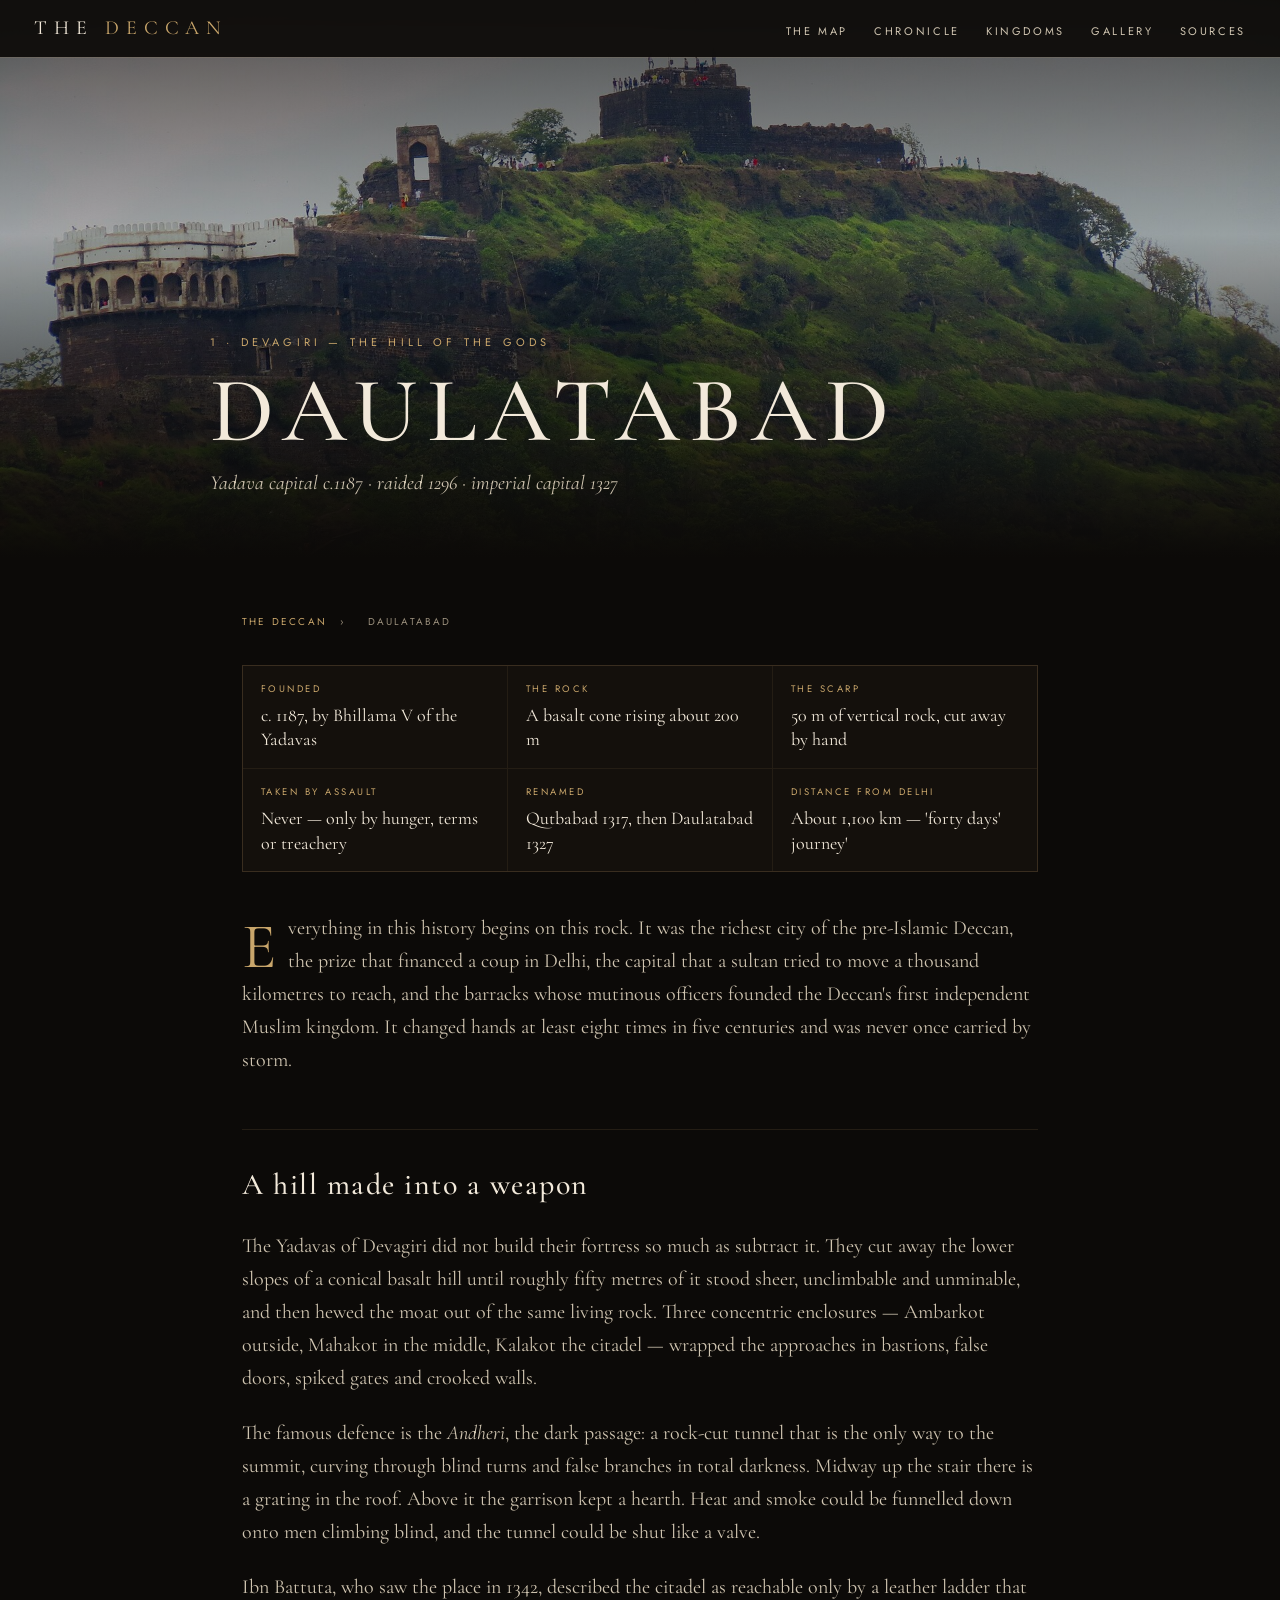
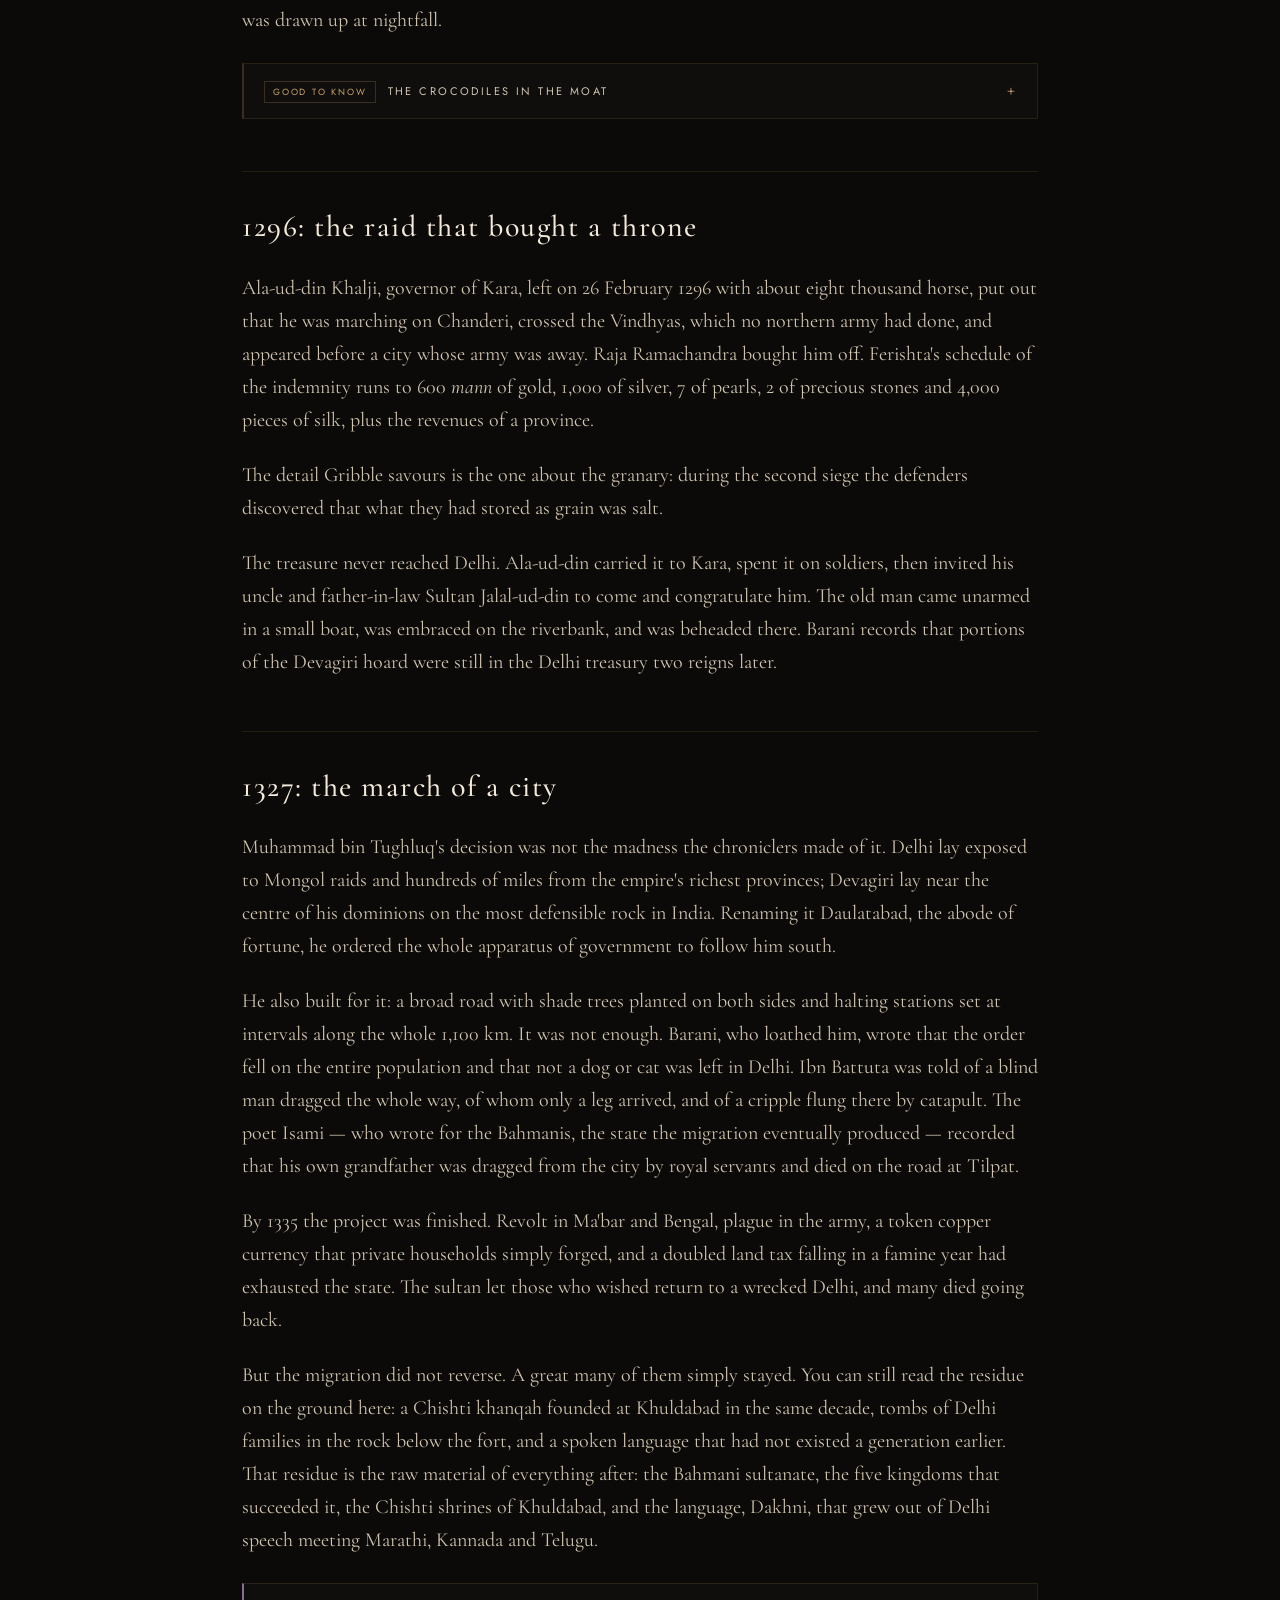
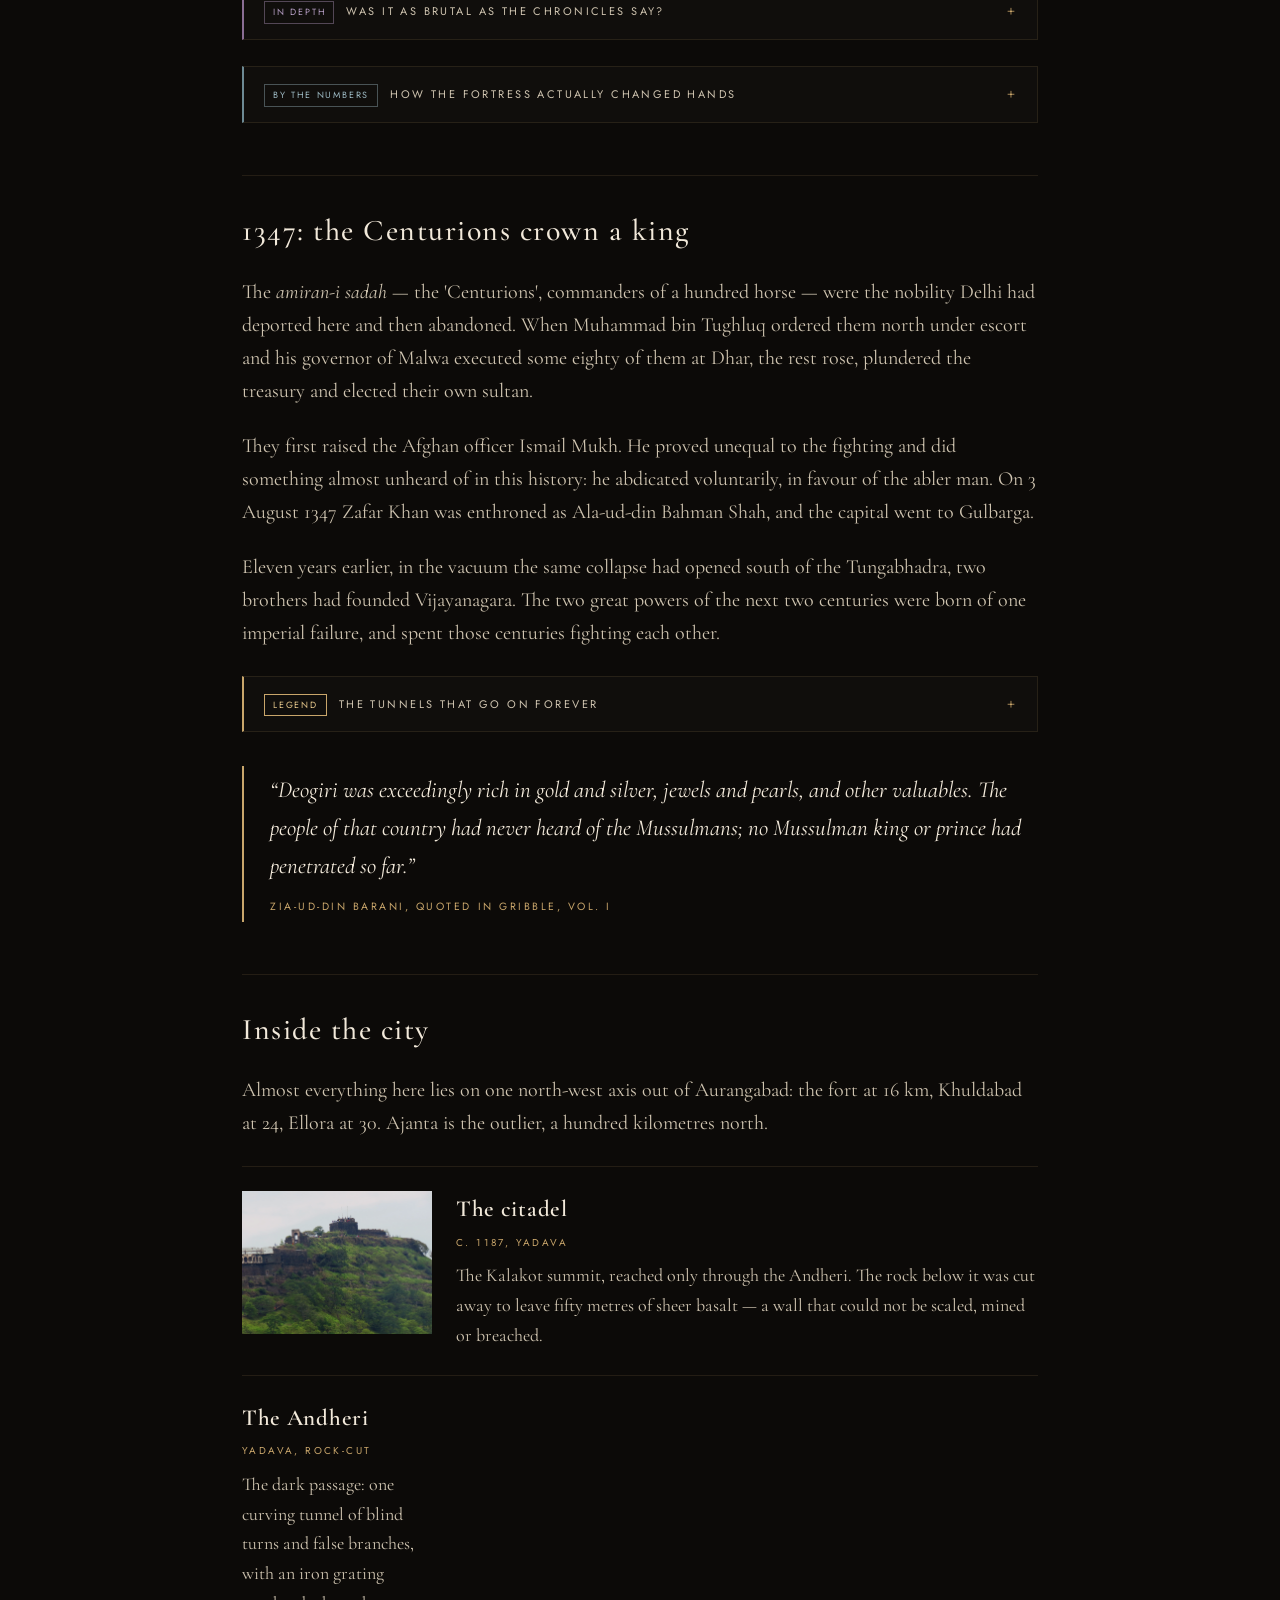
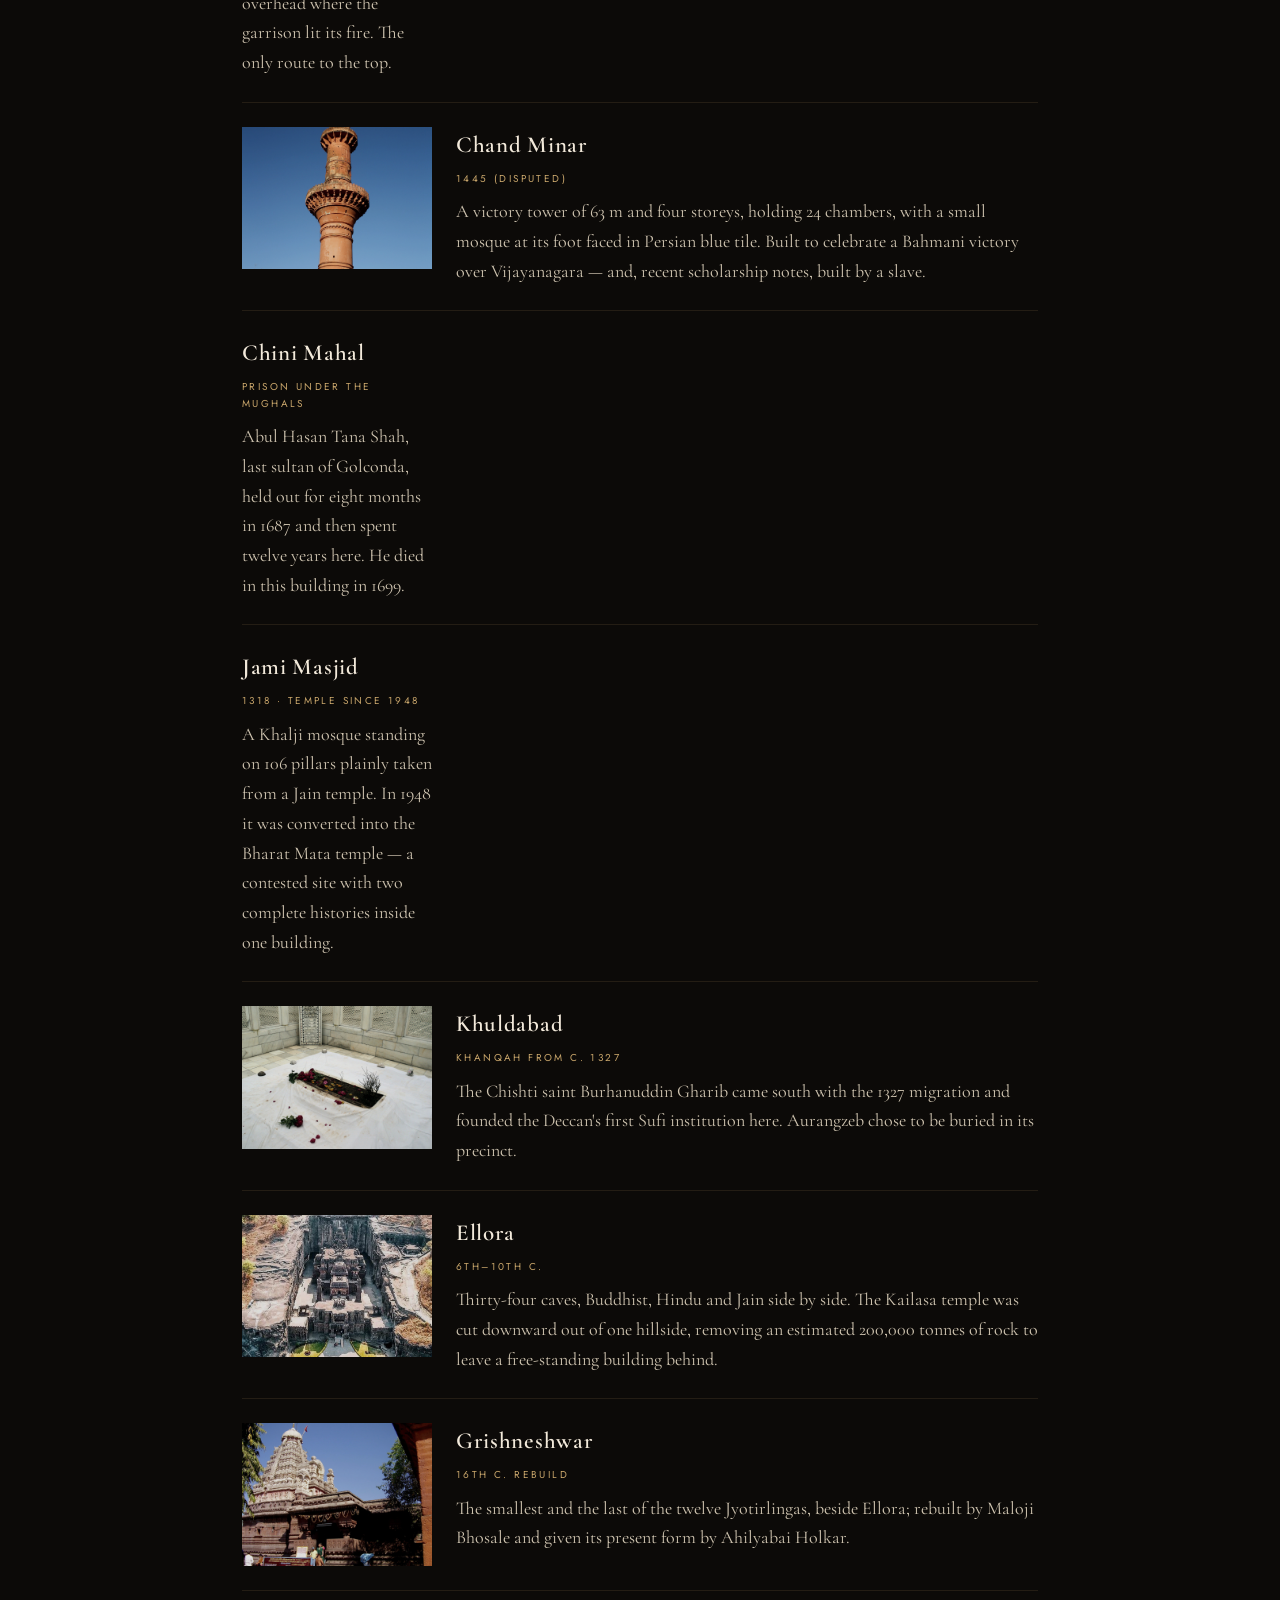
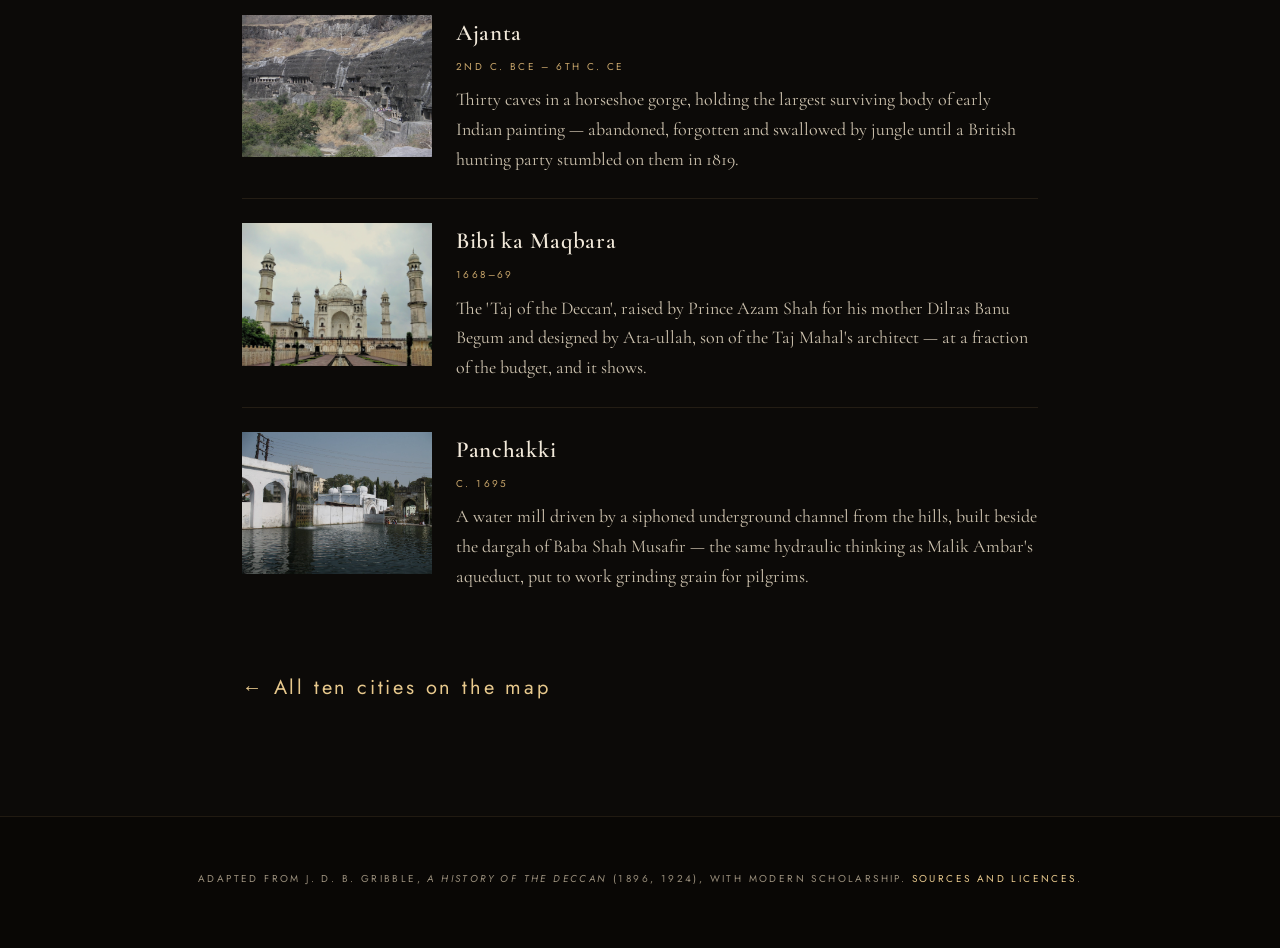
<file: city/daulatabad.html>
<!DOCTYPE html>
<html lang="en">
<head>
<meta charset="UTF-8">
<meta name="viewport" content="width=device-width, initial-scale=1.0">
<title>Daulatabad — Devagiri — the Hill of the Gods | History of the Deccan</title>
<meta name="description" content="Everything in this history begins on this rock. It was the richest city of the pre-Islamic Deccan, the prize that financed a coup in Delhi, the capital…">
<link rel="canonical" href="https://the-deccan.vercel.app/city/daulatabad.html">
<meta property="og:type" content="article">
<meta property="og:title" content="Daulatabad — Devagiri — the Hill of the Gods | History of the Deccan">
<meta property="og:description" content="Everything in this history begins on this rock. It was the richest city of the pre-Islamic Deccan, the prize that financed a coup in Delhi, the capital…">
<meta property="og:url" content="https://the-deccan.vercel.app/city/daulatabad.html">
<meta property="og:image" content="https://the-deccan.vercel.app/images/daulatabad.jpg">
<meta property="og:site_name" content="The Deccan">
<meta name="twitter:card" content="summary_large_image">
<meta name="twitter:title" content="Daulatabad — Devagiri — the Hill of the Gods | History of the Deccan">
<meta name="twitter:description" content="Everything in this history begins on this rock. It was the richest city of the pre-Islamic Deccan, the prize that financed a coup in Delhi, the capital…">
<meta name="twitter:image" content="https://the-deccan.vercel.app/images/daulatabad.jpg">
<link rel="preconnect" href="https://fonts.googleapis.com">
<link rel="preconnect" href="https://fonts.gstatic.com" crossorigin>
<link href="https://fonts.googleapis.com/css2?family=Cormorant+Garamond:ital,wght@0,400;0,500;0,600;1,400;1,500&family=Jost:wght@300;400;500&display=swap" rel="stylesheet">
<link rel="stylesheet" href="../css/style.css?v=21">
<link rel="icon" href="data:image/svg+xml,<svg xmlns='http://www.w3.org/2000/svg' viewBox='0 0 100 100'><text y='80' font-size='80'>🕌</text></svg>">
<script type="application/ld+json">{"@context": "https://schema.org", "@type": "Article", "headline": "Daulatabad — Devagiri — the Hill of the Gods", "description": "Everything in this history begins on this rock. It was the richest city of the pre-Islamic Deccan, the prize that financed a coup in Delhi, the capital that a sultan tried to move a thousand kilometres to reach, and the barracks whose mutinous officers founded the Deccan's first independent Muslim k", "image": "https://the-deccan.vercel.app/images/daulatabad.jpg", "mainEntityOfPage": {"@type": "WebPage", "@id": "https://the-deccan.vercel.app/city/daulatabad.html"}, "about": {"@type": "Place", "name": "Daulatabad", "description": "Devagiri — the Hill of the Gods", "geo": {"@type": "GeoCoordinates", "latitude": 19.943, "longitude": 75.214}, "containsPlace": [{"@type": "LandmarksOrHistoricalBuildings", "name": "The citadel", "description": "The Kalakot summit, reached only through the Andheri. The rock below it was cut away to leave fifty metres of sheer basalt — a wall that could not be scaled, mined or breached."}, {"@type": "LandmarksOrHistoricalBuildings", "name": "The Andheri", "description": "The dark passage: one curving tunnel of blind turns and false branches, with an iron grating overhead where the garrison lit its fire. The only route to the top."}, {"@type": "LandmarksOrHistoricalBuildings", "name": "Chand Minar", "description": "A victory tower of 63 m and four storeys, holding 24 chambers, with a small mosque at its foot faced in Persian blue tile. Built to celebrate a Bahmani victory over Vijayanagara — and, recent scholarship notes, built by a slave."}, {"@type": "LandmarksOrHistoricalBuildings", "name": "Chini Mahal", "description": "Abul Hasan Tana Shah, last sultan of Golconda, held out for eight months in 1687 and then spent twelve years here. He died in this building in 1699."}, {"@type": "LandmarksOrHistoricalBuildings", "name": "Jami Masjid", "description": "A Khalji mosque standing on 106 pillars plainly taken from a Jain temple. In 1948 it was converted into the Bharat Mata temple — a contested site with two complete histories inside one building."}, {"@type": "LandmarksOrHistoricalBuildings", "name": "Khuldabad", "description": "The Chishti saint Burhanuddin Gharib came south with the 1327 migration and founded the Deccan's first Sufi institution here. Aurangzeb chose to be buried in its precinct."}, {"@type": "LandmarksOrHistoricalBuildings", "name": "Ellora", "description": "Thirty-four caves, Buddhist, Hindu and Jain side by side. The Kailasa temple was cut downward out of one hillside, removing an estimated 200,000 tonnes of rock to leave a free-standing building behind."}, {"@type": "LandmarksOrHistoricalBuildings", "name": "Grishneshwar", "description": "The smallest and the last of the twelve Jyotirlingas, beside Ellora; rebuilt by Maloji Bhosale and given its present form by Ahilyabai Holkar."}, {"@type": "LandmarksOrHistoricalBuildings", "name": "Ajanta", "description": "Thirty caves in a horseshoe gorge, holding the largest surviving body of early Indian painting — abandoned, forgotten and swallowed by jungle until a British hunting party stumbled on them in 1819."}, {"@type": "LandmarksOrHistoricalBuildings", "name": "Bibi ka Maqbara", "description": "The 'Taj of the Deccan', raised by Prince Azam Shah for his mother Dilras Banu Begum and designed by Ata-ullah, son of the Taj Mahal's architect — at a fraction of the budget, and it shows."}, {"@type": "LandmarksOrHistoricalBuildings", "name": "Panchakki", "description": "A water mill driven by a siphoned underground channel from the hills, built beside the dargah of Baba Shah Musafir — the same hydraulic thinking as Malik Ambar's aqueduct, put to work grinding grain for pilgrims."}]}, "isPartOf": {"@type": "WebSite", "name": "The Deccan", "url": "https://the-deccan.vercel.app"}, "author": {"@type": "Person", "name": "J. D. B. Gribble", "description": "A History of the Deccan (1896, 1924), adapted"}, "inLanguage": "en"}</script>
<script async src="https://www.googletagmanager.com/gtag/js?id=G-82EEHRXEMX"></script>
<script>
  window.dataLayer = window.dataLayer || [];
  function gtag(){dataLayer.push(arguments);}
  gtag('js', new Date());
  gtag('config', 'G-82EEHRXEMX', { anonymize_ip: true });
</script>
</head>
<body class="city-page">

<nav class="nav scrolled">
  <a class="brand" href="../index.html">The <span>Deccan</span></a>
  <ul>
    <li><a href="../index.html#map">The Map</a></li>
    <li><a href="../index.html#chronicle">Chronicle</a></li>
    <li><a href="../index.html#kingdoms">Kingdoms</a></li>
    <li><a href="../index.html#gallery">Gallery</a></li>
    <li><a href="../index.html#sources">Sources</a></li>
  </ul>
</nav>

<header class="city-hero" style="background-image:url('../images/daulatabad.jpg')">
  <div class="city-hero-veil"></div>
  <div class="inner">
    <p class="kicker">1 · Devagiri — the Hill of the Gods</p>
    <h1>Daulatabad</h1>
    <p class="era">Yadava capital c.1187 · raided 1296 · imperial capital 1327</p>
  </div>
</header>

<main class="wrap-narrow city-body">
<nav class="crumbs" aria-label="Breadcrumb">
  <a href="../index.html">The Deccan</a> <span>›</span> <span>Daulatabad</span>
</nav>
<dl class="glance"><div><dt>Founded</dt><dd>c. 1187, by Bhillama V of the Yadavas</dd></div><div><dt>The rock</dt><dd>A basalt cone rising about 200 m</dd></div><div><dt>The scarp</dt><dd>50 m of vertical rock, cut away by hand</dd></div><div><dt>Taken by assault</dt><dd>Never — only by hunger, terms or treachery</dd></div><div><dt>Renamed</dt><dd>Qutbabad 1317, then Daulatabad 1327</dd></div><div><dt>Distance from Delhi</dt><dd>About 1,100 km — 'forty days' journey'</dd></div></dl>
<p class="lede-in">Everything in this history begins on this rock. It was the richest city of the pre-Islamic Deccan, the prize that financed a coup in Delhi, the capital that a sultan tried to move a thousand kilometres to reach, and the barracks whose mutinous officers founded the Deccan's first independent Muslim kingdom. It changed hands at least eight times in five centuries and was never once carried by storm.</p>
<h2 class="ov-h">A hill made into a weapon</h2>
<p>The Yadavas of Devagiri did not build their fortress so much as subtract it. They cut away the lower slopes of a conical basalt hill until roughly fifty metres of it stood sheer, unclimbable and unminable, and then hewed the moat out of the same living rock. Three concentric enclosures — Ambarkot outside, Mahakot in the middle, Kalakot the citadel — wrapped the approaches in bastions, false doors, spiked gates and crooked walls.</p>
<p>The famous defence is the <em>Andheri</em>, the dark passage: a rock-cut tunnel that is the only way to the summit, curving through blind turns and false branches in total darkness. Midway up the stair there is a grating in the roof. Above it the garrison kept a hearth. Heat and smoke could be funnelled down onto men climbing blind, and the tunnel could be shut like a valve.</p>
<p>Ibn Battuta, who saw the place in 1342, described the citadel as reachable only by a leather ladder that was drawn up at nightfall.</p>
<details class="box know"><summary><span class="tag">Good to know</span><span>The crocodiles in the moat</span></summary><div class="box-body"><p>Every guidebook says the rock-cut moat was stocked with crocodiles. Every careful source says it in the passive voice — 'crocodiles were said to have been kept' — which is a historian's way of declining to vouch for something.</p><p>Treat it as lore. The moat, the scarp, the brazier grating and the blind tunnel are all documented and all still there; the fortress did not need reptiles to be terrifying.</p></div></details>
<h2 class="ov-h">1296: the raid that bought a throne</h2>
<p>Ala-ud-din Khalji, governor of Kara, left on 26 February 1296 with about eight thousand horse, put out that he was marching on Chanderi, crossed the Vindhyas, which no northern army had done, and appeared before a city whose army was away. Raja Ramachandra bought him off. Ferishta's schedule of the indemnity runs to 600 <em>mann</em> of gold, 1,000 of silver, 7 of pearls, 2 of precious stones and 4,000 pieces of silk, plus the revenues of a province.</p>
<p>The detail Gribble savours is the one about the granary: during the second siege the defenders discovered that what they had stored as grain was salt.</p>
<p>The treasure never reached Delhi. Ala-ud-din carried it to Kara, spent it on soldiers, then invited his uncle and father-in-law Sultan Jalal-ud-din to come and congratulate him. The old man came unarmed in a small boat, was embraced on the riverbank, and was beheaded there. Barani records that portions of the Devagiri hoard were still in the Delhi treasury two reigns later.</p>
<h2 class="ov-h">1327: the march of a city</h2>
<p>Muhammad bin Tughluq's decision was not the madness the chroniclers made of it. Delhi lay exposed to Mongol raids and hundreds of miles from the empire's richest provinces; Devagiri lay near the centre of his dominions on the most defensible rock in India. Renaming it Daulatabad, the abode of fortune, he ordered the whole apparatus of government to follow him south.</p>
<p>He also built for it: a broad road with shade trees planted on both sides and halting stations set at intervals along the whole 1,100 km. It was not enough. Barani, who loathed him, wrote that the order fell on the entire population and that not a dog or cat was left in Delhi. Ibn Battuta was told of a blind man dragged the whole way, of whom only a leg arrived, and of a cripple flung there by catapult. The poet Isami — who wrote for the Bahmanis, the state the migration eventually produced — recorded that his own grandfather was dragged from the city by royal servants and died on the road at Tilpat.</p>
<p>By 1335 the project was finished. Revolt in Ma'bar and Bengal, plague in the army, a token copper currency that private households simply forged, and a doubled land tax falling in a famine year had exhausted the state. The sultan let those who wished return to a wrecked Delhi, and many died going back.</p>
<p>But the migration did not reverse. A great many of them simply stayed. You can still read the residue on the ground here: a Chishti khanqah founded at Khuldabad in the same decade, tombs of Delhi families in the rock below the fort, and a spoken language that had not existed a generation earlier. That residue is the raw material of everything after: the Bahmani sultanate, the five kingdoms that succeeded it, the Chishti shrines of Khuldabad, and the language, Dakhni, that grew out of Delhi speech meeting Marathi, Kannada and Telugu.</p>
<details class="box deep"><summary><span class="tag">In depth</span><span>Was it as brutal as the chronicles say?</span></summary><div class="box-body"><p>Barani wrote after the sultan's death, for his successor, and hated him; Ibn Battuta arrived seven years later and reports much of the horror at second hand; Isami had a personal grief and a rival patron. All three are witnesses and all three are interested parties.</p><p>Against the emptied-city picture: Sanskrit inscriptions of 1327–28 attest to a functioning, prosperous Delhi at exactly the moment it was supposedly deserted. The order most likely targeted the court and its dependants — nobles, ulema, officials, craftsmen — that is, the political class, which is also why the political consequences were so vast.</p><p>No source of any date gives a death toll for either march. Any number you see quoted has been invented somewhere along the way.</p></div></details>
<details class="box numbers"><summary><span class="tag">By the numbers</span><span>How the fortress actually changed hands</span></summary><div class="box-body"><table><tr><td>1296</td><td>Alauddin Khalji — surprise, a salt granary, negotiated tribute</td></tr><tr><td>1308</td><td>Malik Kafur — overwhelming force, submission</td></tr><tr><td>1317</td><td>Mubarak Shah — reoccupied, renamed Qutbabad</td></tr><tr><td>1327</td><td>Muhammad bin Tughluq — peaceful transfer; made capital</td></tr><tr><td>1347</td><td>The Centurions — internal mutiny</td></tr><tr><td>1499</td><td>Ahmadnagar — the garrison handed over the keys</td></tr><tr><td>1633</td><td>The Mughals — two mines, a breached bastion… and the keys</td></tr><tr><td>1760</td><td>The Marathas — capture; later held by the Nizams</td></tr></table></div></details>
<h2 class="ov-h">1347: the Centurions crown a king</h2>
<p>The <em>amiran-i sadah</em> — the 'Centurions', commanders of a hundred horse — were the nobility Delhi had deported here and then abandoned. When Muhammad bin Tughluq ordered them north under escort and his governor of Malwa executed some eighty of them at Dhar, the rest rose, plundered the treasury and elected their own sultan.</p>
<p>They first raised the Afghan officer Ismail Mukh. He proved unequal to the fighting and did something almost unheard of in this history: he abdicated voluntarily, in favour of the abler man. On 3 August 1347 Zafar Khan was enthroned as Ala-ud-din Bahman Shah, and the capital went to Gulbarga.</p>
<p>Eleven years earlier, in the vacuum the same collapse had opened south of the Tungabhadra, two brothers had founded Vijayanagara. The two great powers of the next two centuries were born of one imperial failure, and spent those centuries fighting each other.</p>
<details class="box legend"><summary><span class="tag">Legend</span><span>The tunnels that go on forever</span></summary><div class="box-body"><p>Local tradition runs a secret passage from the fort to Ellora, thirty kilometres away, and populates the Andheri with ghosts and djinn.</p><p>The passage is unsupported. The ghosts need no explanation beyond the tunnel itself, which is genuinely pitch dark, genuinely full of bats, and was designed by people who wanted you to lose your nerve in it.</p></div></details>
<blockquote>&ldquo;Deogiri was exceedingly rich in gold and silver, jewels and pearls, and other valuables. The people of that country had never heard of the Mussulmans; no Mussulman king or prince had penetrated so far.&rdquo;<cite>Zia-ud-din Barani, quoted in Gribble, Vol. I</cite></blockquote>
<h2 class="ov-h">Inside the city</h2>
<p class="lede-sm">Almost everything here lies on one north-west axis out of Aurangabad: the fort at 16 km, Khuldabad at 24, Ellora at 30. Ajanta is the outlier, a hundred kilometres north.</p>
<div class="site-list">
<article class="site-entry"><img src="../images/daulatabad.jpg" alt="The citadel, Daulatabad" loading="lazy"><div><h3>The citadel</h3><p class="date">c. 1187, Yadava</p><p>The Kalakot summit, reached only through the Andheri. The rock below it was cut away to leave fifty metres of sheer basalt — a wall that could not be scaled, mined or breached.</p></div></article>
<article class="site-entry"><div><h3>The Andheri</h3><p class="date">Yadava, rock-cut</p><p>The dark passage: one curving tunnel of blind turns and false branches, with an iron grating overhead where the garrison lit its fire. The only route to the top.</p></div></article>
<article class="site-entry"><img src="../images/chand-minar.jpg" alt="Chand Minar, Daulatabad" loading="lazy"><div><h3>Chand Minar</h3><p class="date">1445 (disputed)</p><p>A victory tower of 63 m and four storeys, holding 24 chambers, with a small mosque at its foot faced in Persian blue tile. Built to celebrate a Bahmani victory over Vijayanagara — and, recent scholarship notes, built by a slave.</p></div></article>
<article class="site-entry"><div><h3>Chini Mahal</h3><p class="date">prison under the Mughals</p><p>Abul Hasan Tana Shah, last sultan of Golconda, held out for eight months in 1687 and then spent twelve years here. He died in this building in 1699.</p></div></article>
<article class="site-entry"><div><h3>Jami Masjid</h3><p class="date">1318 · temple since 1948</p><p>A Khalji mosque standing on 106 pillars plainly taken from a Jain temple. In 1948 it was converted into the Bharat Mata temple — a contested site with two complete histories inside one building.</p></div></article>
<article class="site-entry"><img src="../images/aurangzeb-tomb.jpg" alt="Khuldabad, Daulatabad" loading="lazy"><div><h3>Khuldabad</h3><p class="date">khanqah from c. 1327</p><p>The Chishti saint Burhanuddin Gharib came south with the 1327 migration and founded the Deccan's first Sufi institution here. Aurangzeb chose to be buried in its precinct.</p></div></article>
<article class="site-entry"><img src="../images/kailasa-temple.png" alt="Ellora, Daulatabad" loading="lazy"><div><h3>Ellora</h3><p class="date">6th–10th c.</p><p>Thirty-four caves, Buddhist, Hindu and Jain side by side. The Kailasa temple was cut downward out of one hillside, removing an estimated 200,000 tonnes of rock to leave a free-standing building behind.</p></div></article>
<article class="site-entry"><img src="../images/grishneshwar.jpg" alt="Grishneshwar, Daulatabad" loading="lazy"><div><h3>Grishneshwar</h3><p class="date">16th c. rebuild</p><p>The smallest and the last of the twelve Jyotirlingas, beside Ellora; rebuilt by Maloji Bhosale and given its present form by Ahilyabai Holkar.</p></div></article>
<article class="site-entry"><img src="../images/ajanta.jpg" alt="Ajanta, Daulatabad" loading="lazy"><div><h3>Ajanta</h3><p class="date">2nd c. BCE – 6th c. CE</p><p>Thirty caves in a horseshoe gorge, holding the largest surviving body of early Indian painting — abandoned, forgotten and swallowed by jungle until a British hunting party stumbled on them in 1819.</p></div></article>
<article class="site-entry"><img src="../images/bibi-ka-maqbara.jpg" alt="Bibi ka Maqbara, Daulatabad" loading="lazy"><div><h3>Bibi ka Maqbara</h3><p class="date">1668–69</p><p>The 'Taj of the Deccan', raised by Prince Azam Shah for his mother Dilras Banu Begum and designed by Ata-ullah, son of the Taj Mahal's architect — at a fraction of the budget, and it shows.</p></div></article>
<article class="site-entry"><img src="../images/panchakki.jpg" alt="Panchakki, Daulatabad" loading="lazy"><div><h3>Panchakki</h3><p class="date">c. 1695</p><p>A water mill driven by a siphoned underground channel from the hills, built beside the dargah of Baba Shah Musafir — the same hydraulic thinking as Malik Ambar's aqueduct, put to work grinding grain for pilgrims.</p></div></article>
</div>
<p class="back-home"><a href="../index.html#map">← All ten cities on the map</a></p>
</main>

<footer class="foot">
  <p>Adapted from J. D. B. Gribble, <i>A History of the Deccan</i> (1896, 1924),
     with modern scholarship. <a href="../index.html#sources">Sources and licences</a>.</p>
</footer>

</body>
</html>
</file>
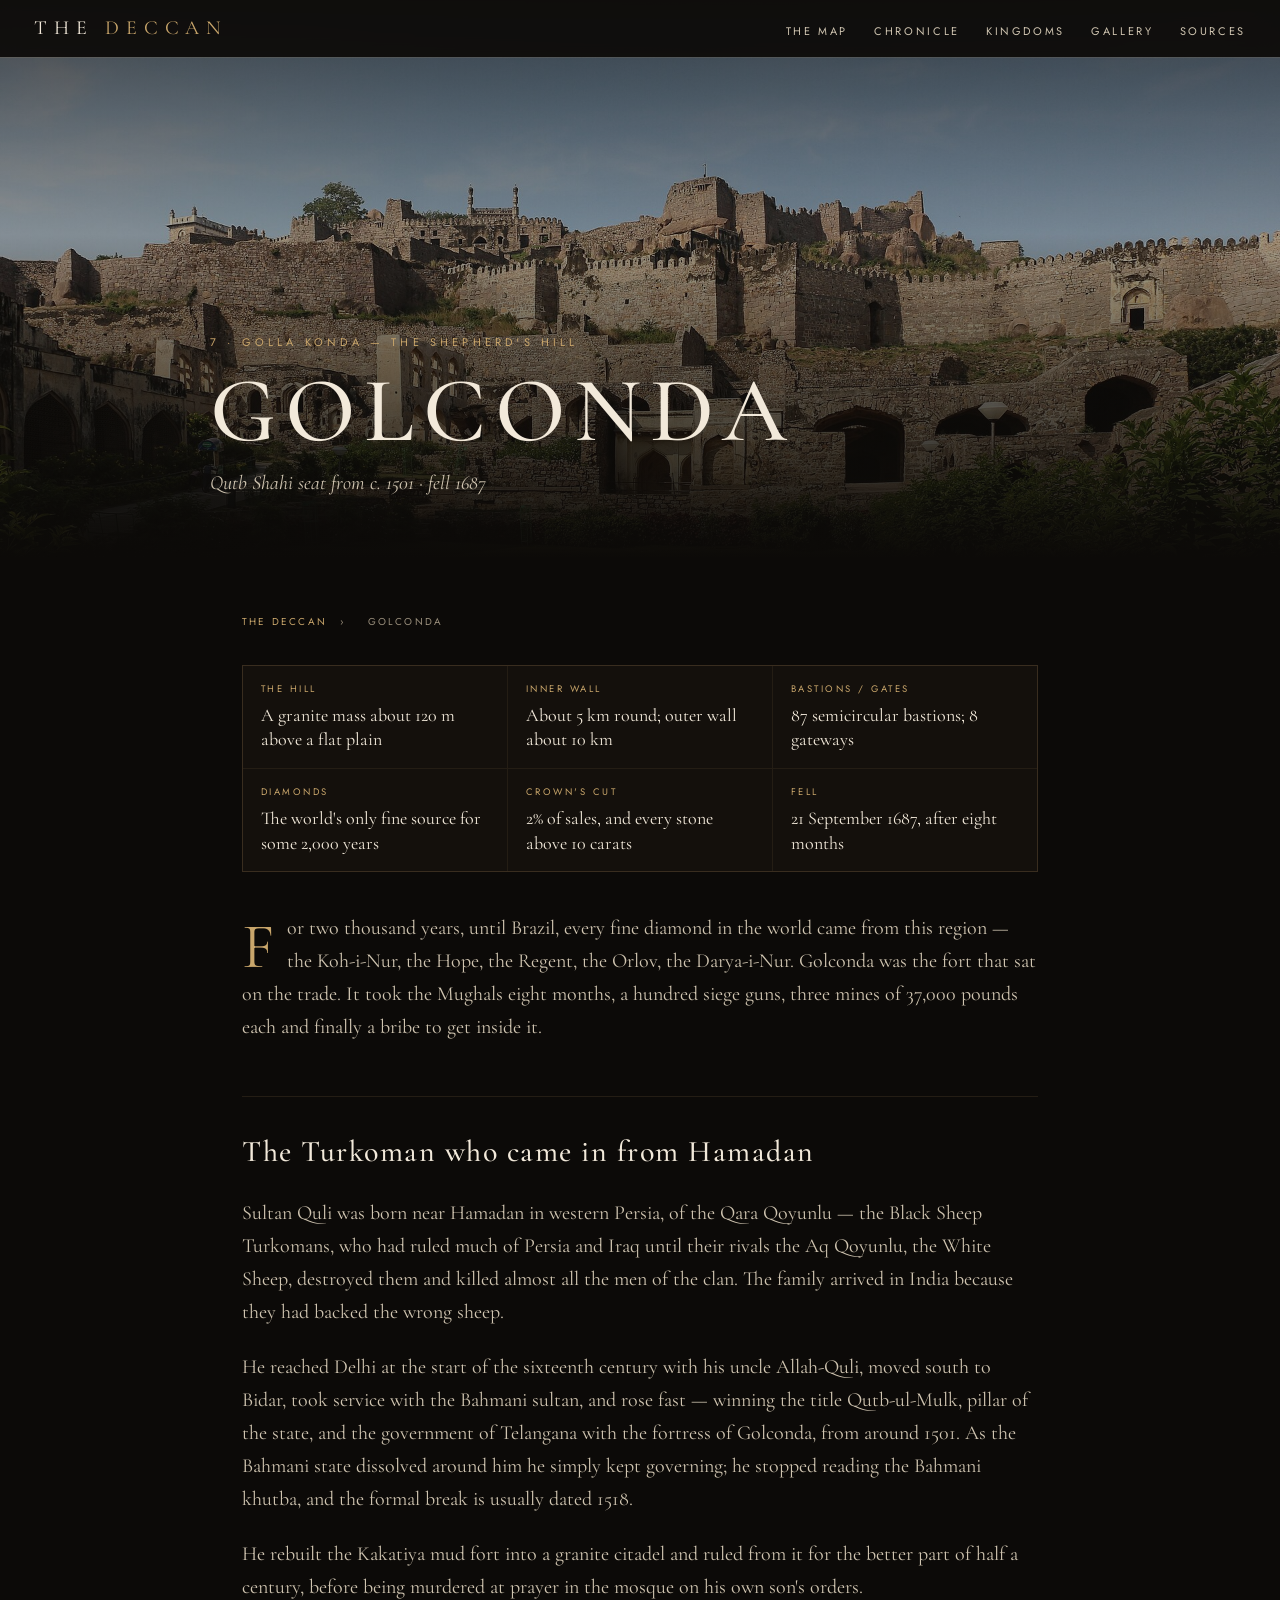
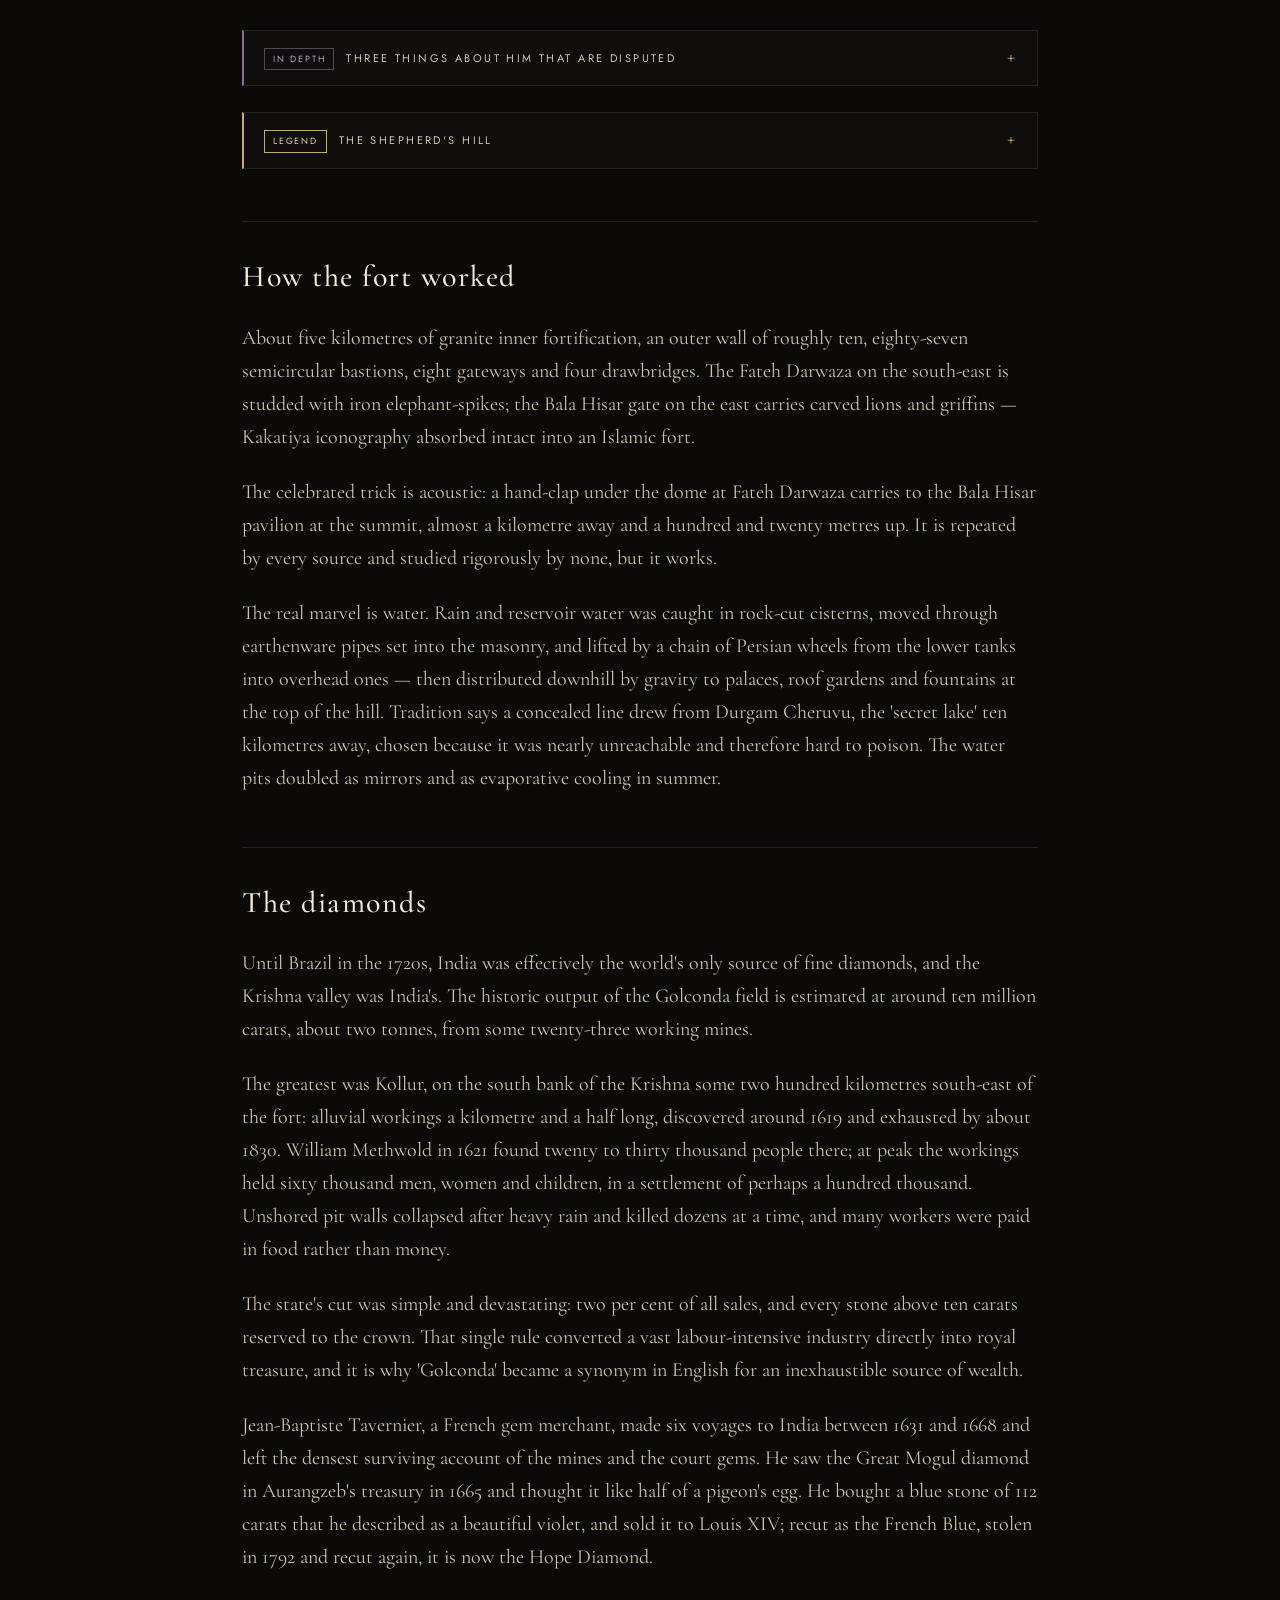
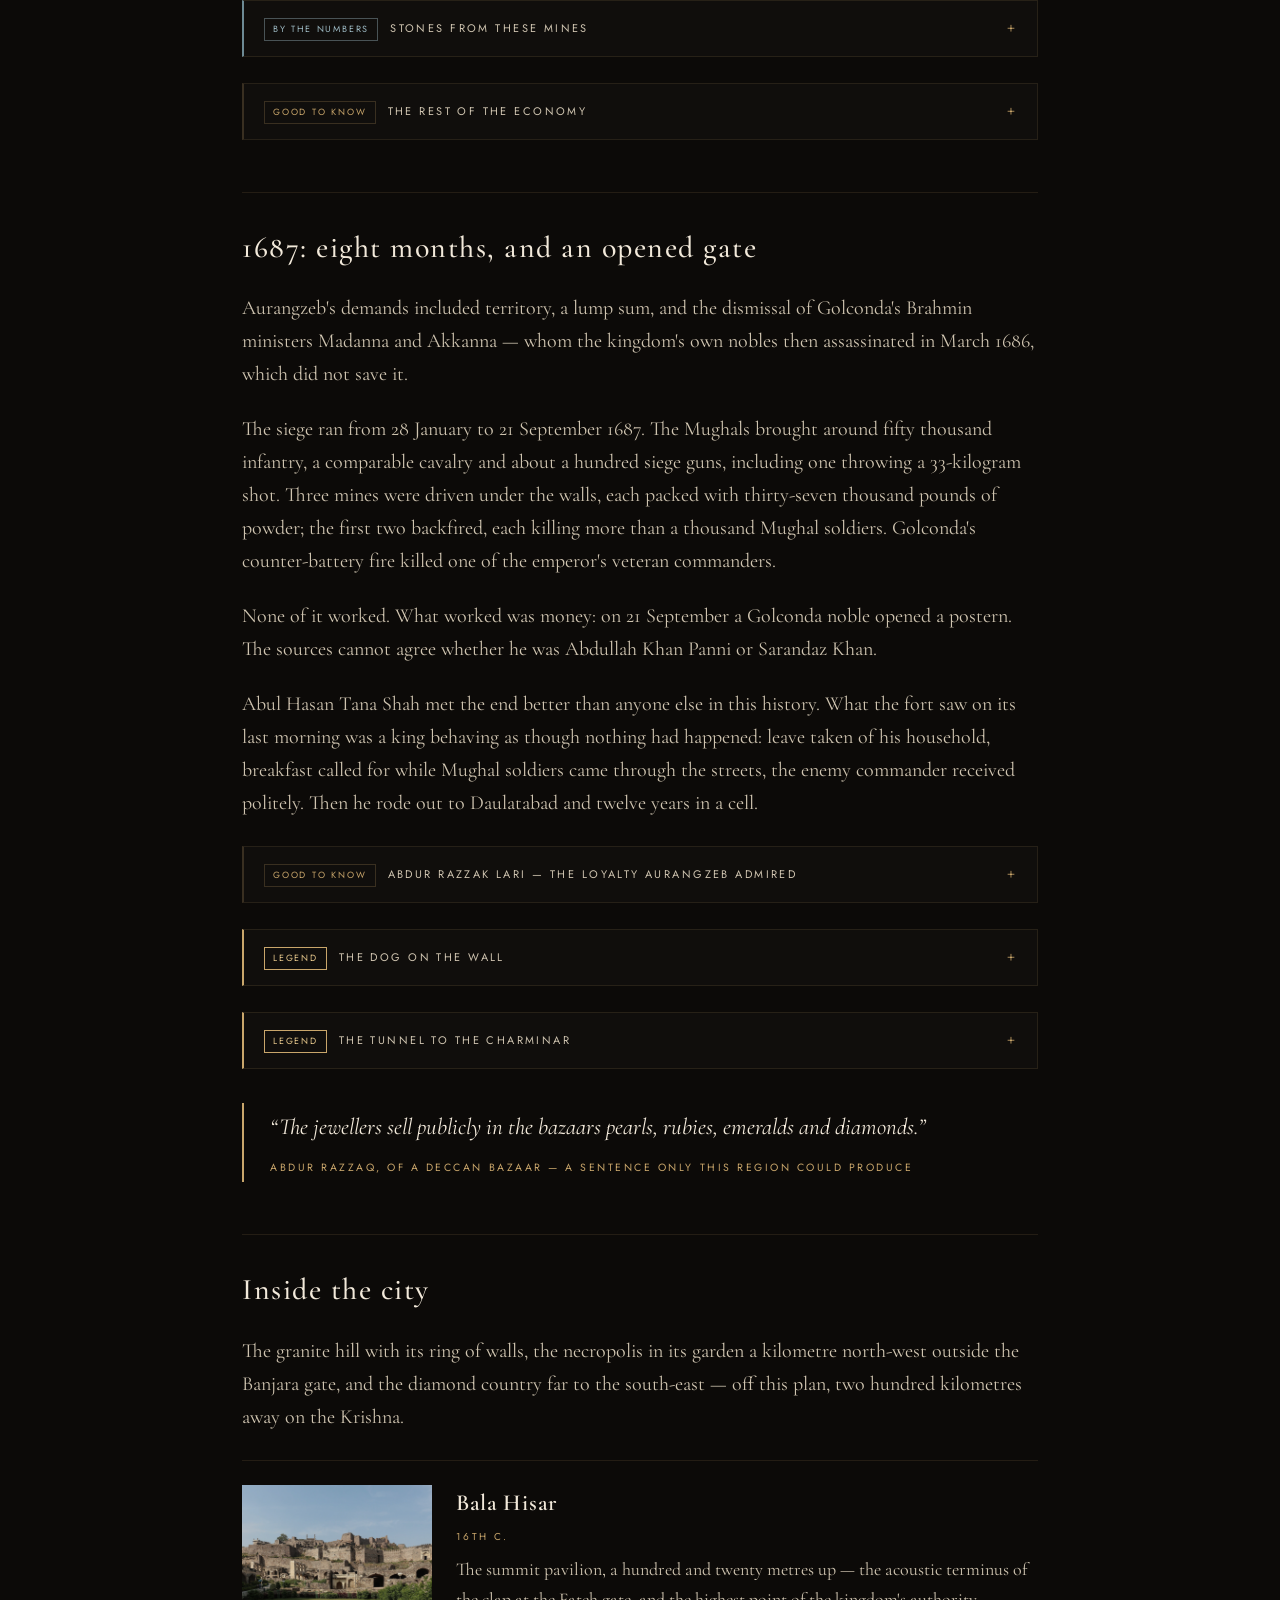
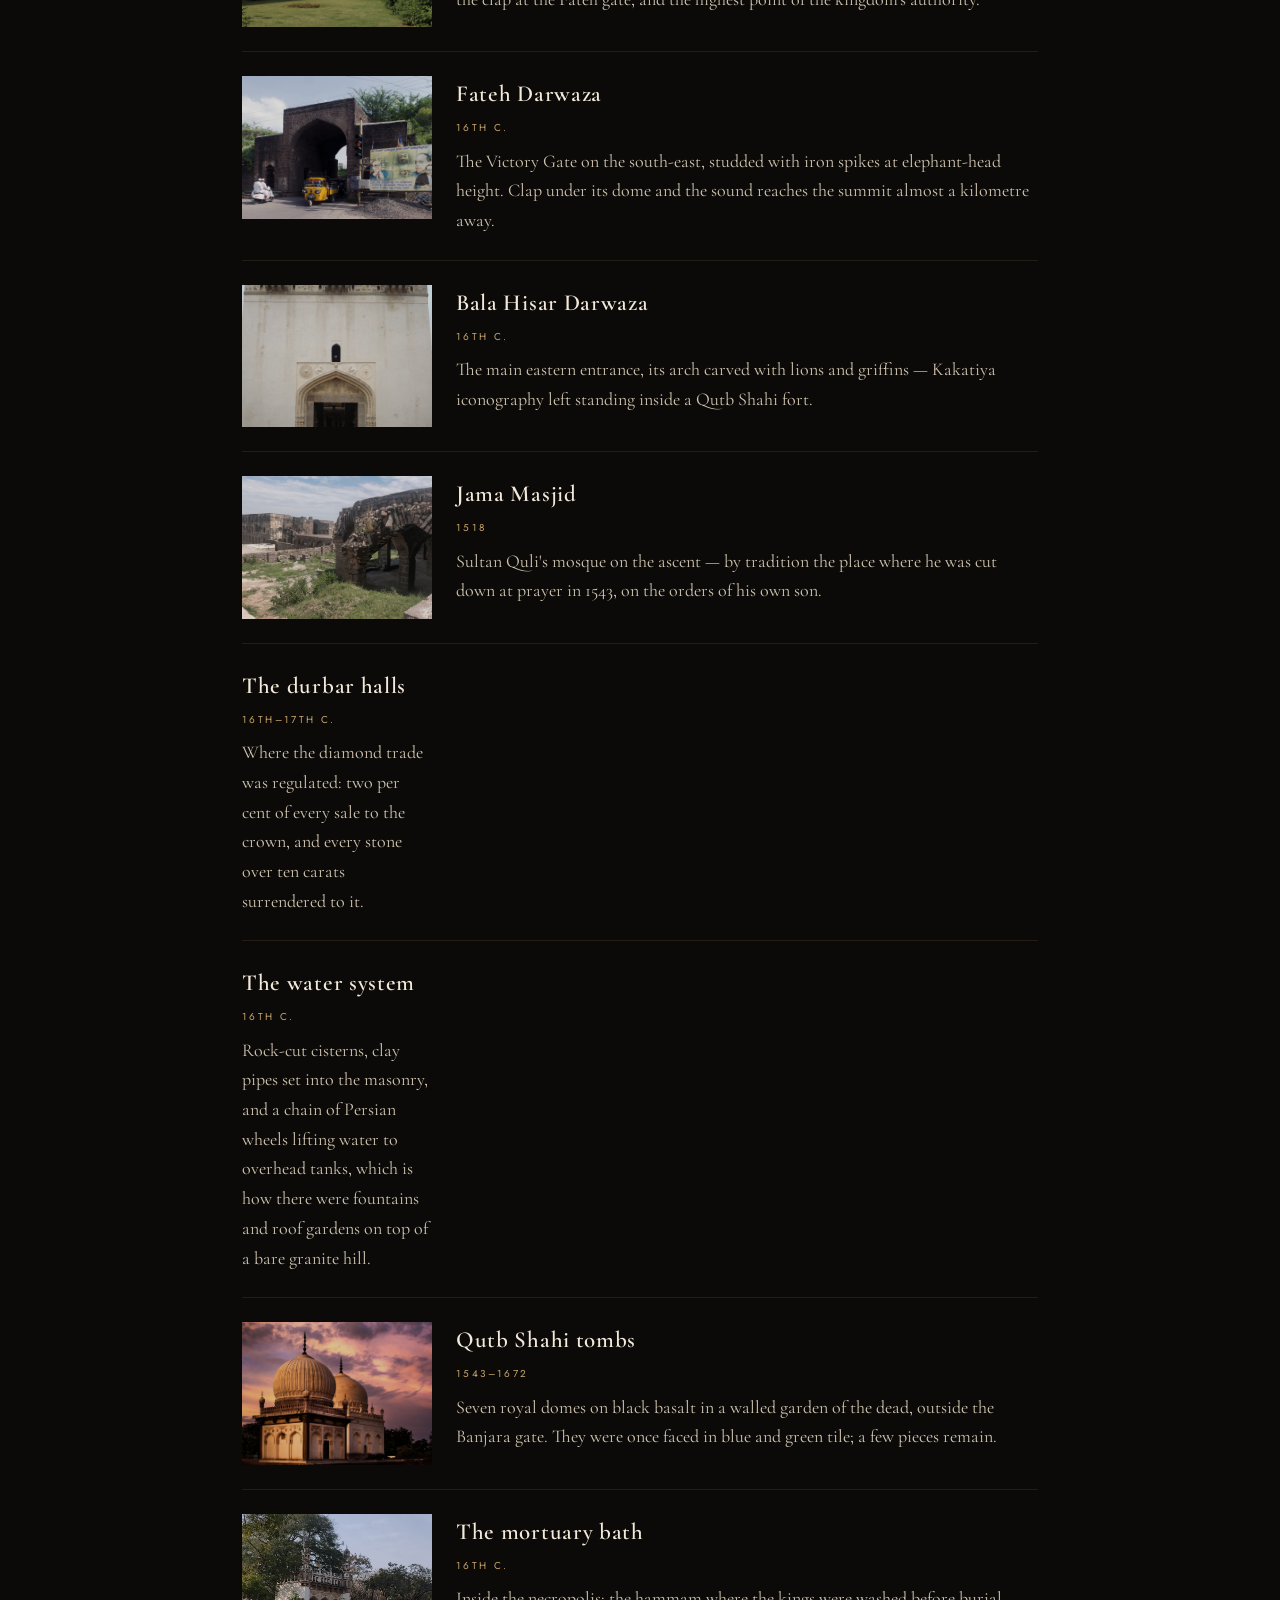
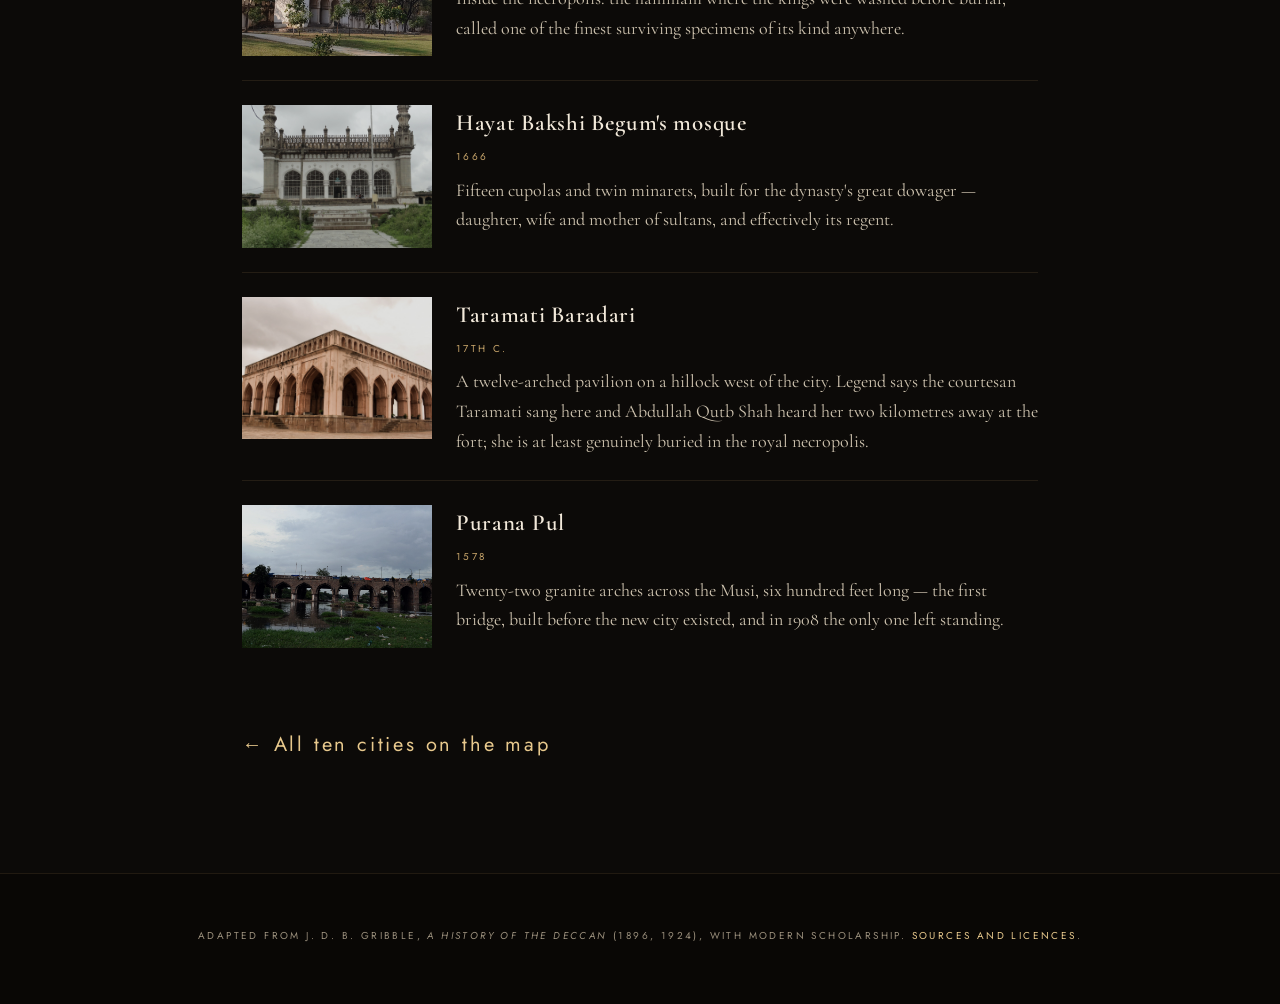
<file: city/golconda.html>
<!DOCTYPE html>
<html lang="en">
<head>
<meta charset="UTF-8">
<meta name="viewport" content="width=device-width, initial-scale=1.0">
<title>Golconda — Golla konda — the shepherd&#x27;s hill | History of the Deccan</title>
<meta name="description" content="For two thousand years, until Brazil, every fine diamond in the world came from this region — the Koh-i-Nur, the Hope, the Regent, the Orlov, the…">
<link rel="canonical" href="https://the-deccan.vercel.app/city/golconda.html">
<meta property="og:type" content="article">
<meta property="og:title" content="Golconda — Golla konda — the shepherd&#x27;s hill | History of the Deccan">
<meta property="og:description" content="For two thousand years, until Brazil, every fine diamond in the world came from this region — the Koh-i-Nur, the Hope, the Regent, the Orlov, the…">
<meta property="og:url" content="https://the-deccan.vercel.app/city/golconda.html">
<meta property="og:image" content="https://the-deccan.vercel.app/images/golconda.jpg">
<meta property="og:site_name" content="The Deccan">
<meta name="twitter:card" content="summary_large_image">
<meta name="twitter:title" content="Golconda — Golla konda — the shepherd&#x27;s hill | History of the Deccan">
<meta name="twitter:description" content="For two thousand years, until Brazil, every fine diamond in the world came from this region — the Koh-i-Nur, the Hope, the Regent, the Orlov, the…">
<meta name="twitter:image" content="https://the-deccan.vercel.app/images/golconda.jpg">
<link rel="preconnect" href="https://fonts.googleapis.com">
<link rel="preconnect" href="https://fonts.gstatic.com" crossorigin>
<link href="https://fonts.googleapis.com/css2?family=Cormorant+Garamond:ital,wght@0,400;0,500;0,600;1,400;1,500&family=Jost:wght@300;400;500&display=swap" rel="stylesheet">
<link rel="stylesheet" href="../css/style.css?v=21">
<link rel="icon" href="data:image/svg+xml,<svg xmlns='http://www.w3.org/2000/svg' viewBox='0 0 100 100'><text y='80' font-size='80'>🕌</text></svg>">
<script type="application/ld+json">{"@context": "https://schema.org", "@type": "Article", "headline": "Golconda — Golla konda — the shepherd's hill", "description": "For two thousand years, until Brazil, every fine diamond in the world came from this region — the Koh-i-Nur, the Hope, the Regent, the Orlov, the Darya-i-Nur. Golconda was the fort that sat on the trade. It took the Mughals eight months, a hundred siege guns, three mines of 37,000 pounds each and fi", "image": "https://the-deccan.vercel.app/images/golconda.jpg", "mainEntityOfPage": {"@type": "WebPage", "@id": "https://the-deccan.vercel.app/city/golconda.html"}, "about": {"@type": "Place", "name": "Golconda", "description": "Golla konda — the shepherd's hill", "geo": {"@type": "GeoCoordinates", "latitude": 17.3833, "longitude": 78.4011}, "containsPlace": [{"@type": "LandmarksOrHistoricalBuildings", "name": "Bala Hisar", "description": "The summit pavilion, a hundred and twenty metres up — the acoustic terminus of the clap at the Fateh gate, and the highest point of the kingdom's authority."}, {"@type": "LandmarksOrHistoricalBuildings", "name": "Fateh Darwaza", "description": "The Victory Gate on the south-east, studded with iron spikes at elephant-head height. Clap under its dome and the sound reaches the summit almost a kilometre away."}, {"@type": "LandmarksOrHistoricalBuildings", "name": "Bala Hisar Darwaza", "description": "The main eastern entrance, its arch carved with lions and griffins — Kakatiya iconography left standing inside a Qutb Shahi fort."}, {"@type": "LandmarksOrHistoricalBuildings", "name": "Jama Masjid", "description": "Sultan Quli's mosque on the ascent — by tradition the place where he was cut down at prayer in 1543, on the orders of his own son."}, {"@type": "LandmarksOrHistoricalBuildings", "name": "The durbar halls", "description": "Where the diamond trade was regulated: two per cent of every sale to the crown, and every stone over ten carats surrendered to it."}, {"@type": "LandmarksOrHistoricalBuildings", "name": "The water system", "description": "Rock-cut cisterns, clay pipes set into the masonry, and a chain of Persian wheels lifting water to overhead tanks, which is how there were fountains and roof gardens on top of a bare granite hill."}, {"@type": "LandmarksOrHistoricalBuildings", "name": "Qutb Shahi tombs", "description": "Seven royal domes on black basalt in a walled garden of the dead, outside the Banjara gate. They were once faced in blue and green tile; a few pieces remain."}, {"@type": "LandmarksOrHistoricalBuildings", "name": "The mortuary bath", "description": "Inside the necropolis: the hammam where the kings were washed before burial, called one of the finest surviving specimens of its kind anywhere."}, {"@type": "LandmarksOrHistoricalBuildings", "name": "Hayat Bakshi Begum's mosque", "description": "Fifteen cupolas and twin minarets, built for the dynasty's great dowager — daughter, wife and mother of sultans, and effectively its regent."}, {"@type": "LandmarksOrHistoricalBuildings", "name": "Taramati Baradari", "description": "A twelve-arched pavilion on a hillock west of the city. Legend says the courtesan Taramati sang here and Abdullah Qutb Shah heard her two kilometres away at the fort; she is at least genuinely buried in the royal necropolis."}, {"@type": "LandmarksOrHistoricalBuildings", "name": "Purana Pul", "description": "Twenty-two granite arches across the Musi, six hundred feet long — the first bridge, built before the new city existed, and in 1908 the only one left standing."}]}, "isPartOf": {"@type": "WebSite", "name": "The Deccan", "url": "https://the-deccan.vercel.app"}, "author": {"@type": "Person", "name": "J. D. B. Gribble", "description": "A History of the Deccan (1896, 1924), adapted"}, "inLanguage": "en"}</script>
<script async src="https://www.googletagmanager.com/gtag/js?id=G-82EEHRXEMX"></script>
<script>
  window.dataLayer = window.dataLayer || [];
  function gtag(){dataLayer.push(arguments);}
  gtag('js', new Date());
  gtag('config', 'G-82EEHRXEMX', { anonymize_ip: true });
</script>
</head>
<body class="city-page">

<nav class="nav scrolled">
  <a class="brand" href="../index.html">The <span>Deccan</span></a>
  <ul>
    <li><a href="../index.html#map">The Map</a></li>
    <li><a href="../index.html#chronicle">Chronicle</a></li>
    <li><a href="../index.html#kingdoms">Kingdoms</a></li>
    <li><a href="../index.html#gallery">Gallery</a></li>
    <li><a href="../index.html#sources">Sources</a></li>
  </ul>
</nav>

<header class="city-hero" style="background-image:url('../images/golconda.jpg')">
  <div class="city-hero-veil"></div>
  <div class="inner">
    <p class="kicker">7 · Golla konda — the shepherd&#x27;s hill</p>
    <h1>Golconda</h1>
    <p class="era">Qutb Shahi seat from c. 1501 · fell 1687</p>
  </div>
</header>

<main class="wrap-narrow city-body">
<nav class="crumbs" aria-label="Breadcrumb">
  <a href="../index.html">The Deccan</a> <span>›</span> <span>Golconda</span>
</nav>
<dl class="glance"><div><dt>The hill</dt><dd>A granite mass about 120 m above a flat plain</dd></div><div><dt>Inner wall</dt><dd>About 5 km round; outer wall about 10 km</dd></div><div><dt>Bastions / gates</dt><dd>87 semicircular bastions; 8 gateways</dd></div><div><dt>Diamonds</dt><dd>The world's only fine source for some 2,000 years</dd></div><div><dt>Crown's cut</dt><dd>2% of sales, and every stone above 10 carats</dd></div><div><dt>Fell</dt><dd>21 September 1687, after eight months</dd></div></dl>
<p class="lede-in">For two thousand years, until Brazil, every fine diamond in the world came from this region — the Koh-i-Nur, the Hope, the Regent, the Orlov, the Darya-i-Nur. Golconda was the fort that sat on the trade. It took the Mughals eight months, a hundred siege guns, three mines of 37,000 pounds each and finally a bribe to get inside it.</p>
<h2 class="ov-h">The Turkoman who came in from Hamadan</h2>
<p>Sultan Quli was born near Hamadan in western Persia, of the Qara Qoyunlu — the Black Sheep Turkomans, who had ruled much of Persia and Iraq until their rivals the Aq Qoyunlu, the White Sheep, destroyed them and killed almost all the men of the clan. The family arrived in India because they had backed the wrong sheep.</p>
<p>He reached Delhi at the start of the sixteenth century with his uncle Allah-Quli, moved south to Bidar, took service with the Bahmani sultan, and rose fast — winning the title Qutb-ul-Mulk, pillar of the state, and the government of Telangana with the fortress of Golconda, from around 1501. As the Bahmani state dissolved around him he simply kept governing; he stopped reading the Bahmani khutba, and the formal break is usually dated 1518.</p>
<p>He rebuilt the Kakatiya mud fort into a granite citadel and ruled from it for the better part of half a century, before being murdered at prayer in the mosque on his own son's orders.</p>
<details class="box deep"><summary><span class="tag">In depth</span><span>Three things about him that are disputed</span></summary><div class="box-body"><ul><li><b>His title.</b> 'Sultan Quli' means <i>servant of the sultan</i>. Historians point out that he never proclaimed kingship at all — the royal style Qutb Shah was taken by his successors, and the word 'Sultan' in his name has been misread as a title for centuries.</li><li><b>His age.</b> The Deccan tradition has him cut down at over ninety, sometimes ninety-nine. Current reference works give his birth as 1485, which would make him fifty-seven. The two cannot both be right, and nothing reconciles them.</li><li><b>His murderer.</b> Ferishta and the <i>Tawarikh-i-Qutb Shahi</i> both name his son Jamsheed. Both were compiled later, under the descendants of Jamsheed's younger brother Ibrahim, who had every reason to blacken him. Even the date is given as either 2 or 4 September 1543.</li></ul></div></details>
<details class="box legend"><summary><span class="tag">Legend</span><span>The shepherd's hill</span></summary><div class="box-body"><p>The name is explained by a story: a shepherd boy grazing on the rocky hill found an idol there; word reached the Kakatiya king; a mud fort was raised around the sacred spot. <em>Golla konda</em> — shepherd's hill.</p><p>Whatever the truth of the boy, the geology is why the fort exists. The hill is a single granite mass rising about a hundred and twenty metres over flat country, visible for miles and defensible from every side. The first three Qutb Shahs spent about sixty-two years wrapping it in granite.</p></div></details>
<h2 class="ov-h">How the fort worked</h2>
<p>About five kilometres of granite inner fortification, an outer wall of roughly ten, eighty-seven semicircular bastions, eight gateways and four drawbridges. The Fateh Darwaza on the south-east is studded with iron elephant-spikes; the Bala Hisar gate on the east carries carved lions and griffins — Kakatiya iconography absorbed intact into an Islamic fort.</p>
<p>The celebrated trick is acoustic: a hand-clap under the dome at Fateh Darwaza carries to the Bala Hisar pavilion at the summit, almost a kilometre away and a hundred and twenty metres up. It is repeated by every source and studied rigorously by none, but it works.</p>
<p>The real marvel is water. Rain and reservoir water was caught in rock-cut cisterns, moved through earthenware pipes set into the masonry, and lifted by a chain of Persian wheels from the lower tanks into overhead ones — then distributed downhill by gravity to palaces, roof gardens and fountains at the top of the hill. Tradition says a concealed line drew from Durgam Cheruvu, the 'secret lake' ten kilometres away, chosen because it was nearly unreachable and therefore hard to poison. The water pits doubled as mirrors and as evaporative cooling in summer.</p>
<h2 class="ov-h">The diamonds</h2>
<p>Until Brazil in the 1720s, India was effectively the world's only source of fine diamonds, and the Krishna valley was India's. The historic output of the Golconda field is estimated at around ten million carats, about two tonnes, from some twenty-three working mines.</p>
<p>The greatest was Kollur, on the south bank of the Krishna some two hundred kilometres south-east of the fort: alluvial workings a kilometre and a half long, discovered around 1619 and exhausted by about 1830. William Methwold in 1621 found twenty to thirty thousand people there; at peak the workings held sixty thousand men, women and children, in a settlement of perhaps a hundred thousand. Unshored pit walls collapsed after heavy rain and killed dozens at a time, and many workers were paid in food rather than money.</p>
<p>The state's cut was simple and devastating: two per cent of all sales, and every stone above ten carats reserved to the crown. That single rule converted a vast labour-intensive industry directly into royal treasure, and it is why 'Golconda' became a synonym in English for an inexhaustible source of wealth.</p>
<p>Jean-Baptiste Tavernier, a French gem merchant, made six voyages to India between 1631 and 1668 and left the densest surviving account of the mines and the court gems. He saw the Great Mogul diamond in Aurangzeb's treasury in 1665 and thought it like half of a pigeon's egg. He bought a blue stone of 112 carats that he described as a beautiful violet, and sold it to Louis XIV; recut as the French Blue, stolen in 1792 and recut again, it is now the Hope Diamond.</p>
<details class="box numbers"><summary><span class="tag">By the numbers</span><span>Stones from these mines</span></summary><div class="box-body"><table><tr><td>Koh-i-Nur</td><td>Now 105.6 ct — cut down from 186, itself from 793</td></tr><tr><td>Hope</td><td>45.52 ct, Smithsonian — once Tavernier's violet stone</td></tr><tr><td>Regent / Pitt</td><td>Found at Kollur c. 1698–1701; the Louvre</td></tr><tr><td>Orlov</td><td>Kremlin Armoury</td></tr><tr><td>Darya-i-Nur, Noor-ol-Ain</td><td>Iranian crown jewels</td></tr><tr><td>Princie, 34.65 ct pink</td><td>Once the Nizams'; sold 2013 for US$39.3 m</td></tr><tr><td>Lost</td><td>The Florentine, the Akbar Shah, the Great Mogul, and the Nizam Diamond, missing from Hyderabad after 1948</td></tr></table></div></details>
<details class="box know"><summary><span class="tag">Good to know</span><span>The rest of the economy</span></summary><div class="box-body"><p>Diamonds are the story, but land tax was the base revenue, and Masulipatnam on the Coromandel coast was the kingdom's ocean gate — for stones and, more steadily, for painted cotton.</p><p>Methwold reported traders tripling their investment selling Masulipatnam cloth at Bantam and doubling it at Siam. The kingdom's financial peak was the 1620s and 1630s.</p><p>By Abul Hasan's time one tradition claimed a treasury of fifty crores and five lakhs of <i>hons</i>, which is chronicle hyperbole, but the figures the Mughals actually recorded carrying away in 1687 are large enough to make the point.</p></div></details>
<h2 class="ov-h">1687: eight months, and an opened gate</h2>
<p>Aurangzeb's demands included territory, a lump sum, and the dismissal of Golconda's Brahmin ministers Madanna and Akkanna — whom the kingdom's own nobles then assassinated in March 1686, which did not save it.</p>
<p>The siege ran from 28 January to 21 September 1687. The Mughals brought around fifty thousand infantry, a comparable cavalry and about a hundred siege guns, including one throwing a 33-kilogram shot. Three mines were driven under the walls, each packed with thirty-seven thousand pounds of powder; the first two backfired, each killing more than a thousand Mughal soldiers. Golconda's counter-battery fire killed one of the emperor's veteran commanders.</p>
<p>None of it worked. What worked was money: on 21 September a Golconda noble opened a postern. The sources cannot agree whether he was Abdullah Khan Panni or Sarandaz Khan.</p>
<p>Abul Hasan Tana Shah met the end better than anyone else in this history. What the fort saw on its last morning was a king behaving as though nothing had happened: leave taken of his household, breakfast called for while Mughal soldiers came through the streets, the enemy commander received politely. Then he rode out to Daulatabad and twelve years in a cell.</p>
<details class="box know"><summary><span class="tag">Good to know</span><span>Abdur Razzak Lari — the loyalty Aurangzeb admired</span></summary><div class="box-body"><p>Golconda's general refused every Mughal offer, tearing up the emperor's letter in front of his men, and when the gate was opened he charged alone into the victorious army.</p><p>He was found next morning under a coconut tree with something like seventy wounds and one eye destroyed. Aurangzeb sent his own surgeons and, by report, said that if Abul Hasan had had one more servant like him the fortress would have taken far longer.</p><p>Offered rank and pardon on recovery, he refused while his master lived a prisoner: no one who had eaten Abul Hasan's salt, he said, could serve the man who had destroyed him. He took service only a year later.</p></div></details>
<details class="box legend"><summary><span class="tag">Legend</span><span>The dog on the wall</span></summary><div class="box-body"><p>Hyderabad says that one night's escalade failed because a dog began barking on the rampart and woke the garrison, and that the dog was afterwards kept on a gold chain.</p><p>It is told everywhere locally and appears in none of the standard sources. Enjoy it accordingly.</p></div></details>
<details class="box legend"><summary><span class="tag">Legend</span><span>The tunnel to the Charminar</span></summary><div class="box-body"><p>The most persistent legend in Hyderabad is a secret passage running the eleven kilometres from Golconda to the Charminar, patrolled by mounted soldiers, built as a royal escape route.</p><p>The Archaeological Survey excavated in 2019 and the trail died within a short distance. The historian Mohammed Safiullah puts it plainly: this is plateau country, and a tunnel of that length is not buildable here.</p><p>Old chambers and cellars keep turning up, which keeps the story alive. A related treasure hunt near the state secretariat in 2012, chasing rumoured jewels worth twenty thousand crore in a tunnel under a school, found nothing.</p></div></details>
<blockquote>&ldquo;The jewellers sell publicly in the bazaars pearls, rubies, emeralds and diamonds.&rdquo;<cite>Abdur Razzaq, of a Deccan bazaar — a sentence only this region could produce</cite></blockquote>
<h2 class="ov-h">Inside the city</h2>
<p class="lede-sm">The granite hill with its ring of walls, the necropolis in its garden a kilometre north-west outside the Banjara gate, and the diamond country far to the south-east — off this plan, two hundred kilometres away on the Krishna.</p>
<div class="site-list">
<article class="site-entry"><img src="../images/golconda.jpg" alt="Bala Hisar, Golconda" loading="lazy"><div><h3>Bala Hisar</h3><p class="date">16th c.</p><p>The summit pavilion, a hundred and twenty metres up — the acoustic terminus of the clap at the Fateh gate, and the highest point of the kingdom's authority.</p></div></article>
<article class="site-entry"><img src="../images/fateh-darwaza.jpg" alt="Fateh Darwaza, Golconda" loading="lazy"><div><h3>Fateh Darwaza</h3><p class="date">16th c.</p><p>The Victory Gate on the south-east, studded with iron spikes at elephant-head height. Clap under its dome and the sound reaches the summit almost a kilometre away.</p></div></article>
<article class="site-entry"><img src="../images/bala-hisar-darwaza.jpg" alt="Bala Hisar Darwaza, Golconda" loading="lazy"><div><h3>Bala Hisar Darwaza</h3><p class="date">16th c.</p><p>The main eastern entrance, its arch carved with lions and griffins — Kakatiya iconography left standing inside a Qutb Shahi fort.</p></div></article>
<article class="site-entry"><img src="../images/golconda-jama-masjid.jpg" alt="Jama Masjid, Golconda" loading="lazy"><div><h3>Jama Masjid</h3><p class="date">1518</p><p>Sultan Quli's mosque on the ascent — by tradition the place where he was cut down at prayer in 1543, on the orders of his own son.</p></div></article>
<article class="site-entry"><div><h3>The durbar halls</h3><p class="date">16th–17th c.</p><p>Where the diamond trade was regulated: two per cent of every sale to the crown, and every stone over ten carats surrendered to it.</p></div></article>
<article class="site-entry"><div><h3>The water system</h3><p class="date">16th c.</p><p>Rock-cut cisterns, clay pipes set into the masonry, and a chain of Persian wheels lifting water to overhead tanks, which is how there were fountains and roof gardens on top of a bare granite hill.</p></div></article>
<article class="site-entry"><img src="../images/qutb-shahi-tombs.jpg" alt="Qutb Shahi tombs, Golconda" loading="lazy"><div><h3>Qutb Shahi tombs</h3><p class="date">1543–1672</p><p>Seven royal domes on black basalt in a walled garden of the dead, outside the Banjara gate. They were once faced in blue and green tile; a few pieces remain.</p></div></article>
<article class="site-entry"><img src="../images/mortuary-bath.jpg" alt="The mortuary bath, Golconda" loading="lazy"><div><h3>The mortuary bath</h3><p class="date">16th c.</p><p>Inside the necropolis: the hammam where the kings were washed before burial, called one of the finest surviving specimens of its kind anywhere.</p></div></article>
<article class="site-entry"><img src="../images/hayat-bakshi-mosque.jpg" alt="Hayat Bakshi Begum&#x27;s mosque, Golconda" loading="lazy"><div><h3>Hayat Bakshi Begum&#x27;s mosque</h3><p class="date">1666</p><p>Fifteen cupolas and twin minarets, built for the dynasty's great dowager — daughter, wife and mother of sultans, and effectively its regent.</p></div></article>
<article class="site-entry"><img src="../images/taramati-baradari.jpg" alt="Taramati Baradari, Golconda" loading="lazy"><div><h3>Taramati Baradari</h3><p class="date">17th c.</p><p>A twelve-arched pavilion on a hillock west of the city. Legend says the courtesan Taramati sang here and Abdullah Qutb Shah heard her two kilometres away at the fort; she is at least genuinely buried in the royal necropolis.</p></div></article>
<article class="site-entry"><img src="../images/purana-pul.jpg" alt="Purana Pul, Golconda" loading="lazy"><div><h3>Purana Pul</h3><p class="date">1578</p><p>Twenty-two granite arches across the Musi, six hundred feet long — the first bridge, built before the new city existed, and in 1908 the only one left standing.</p></div></article>
</div>
<p class="back-home"><a href="../index.html#map">← All ten cities on the map</a></p>
</main>

<footer class="foot">
  <p>Adapted from J. D. B. Gribble, <i>A History of the Deccan</i> (1896, 1924),
     with modern scholarship. <a href="../index.html#sources">Sources and licences</a>.</p>
</footer>

</body>
</html>
</file>
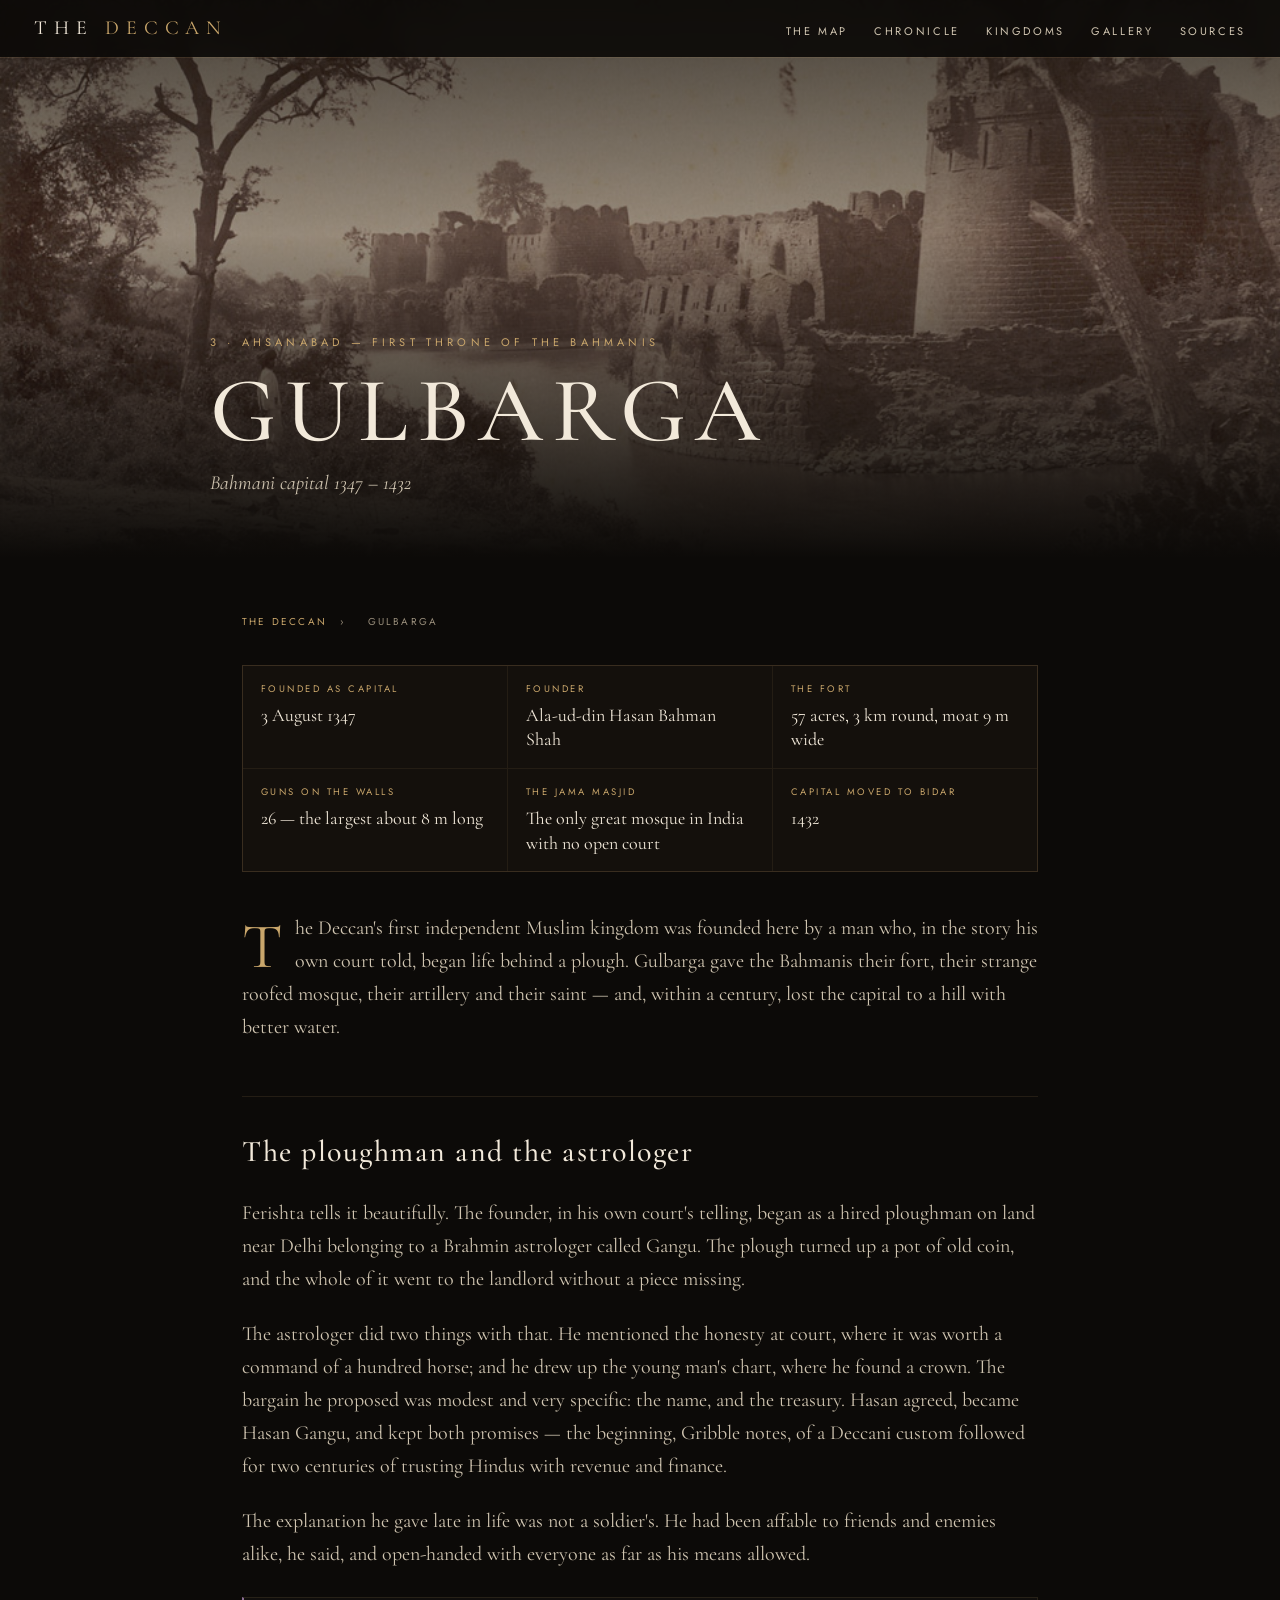
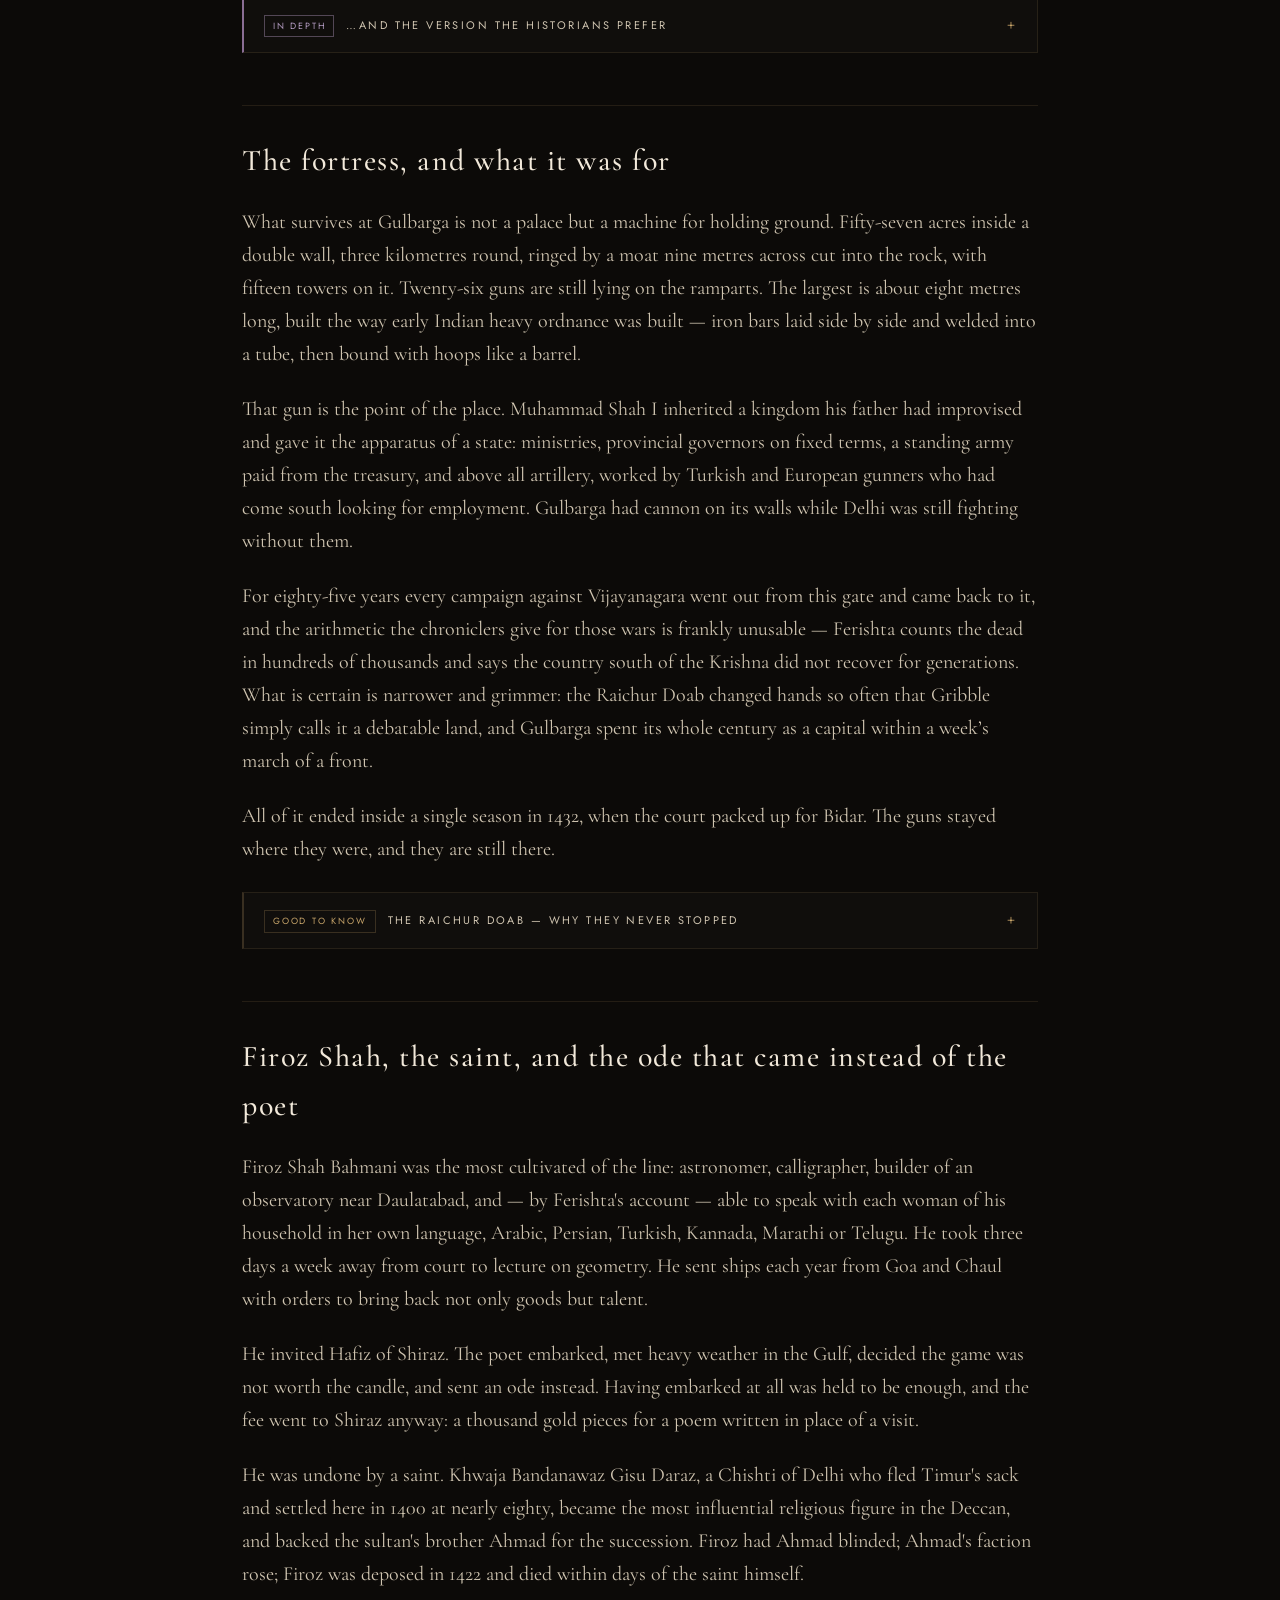
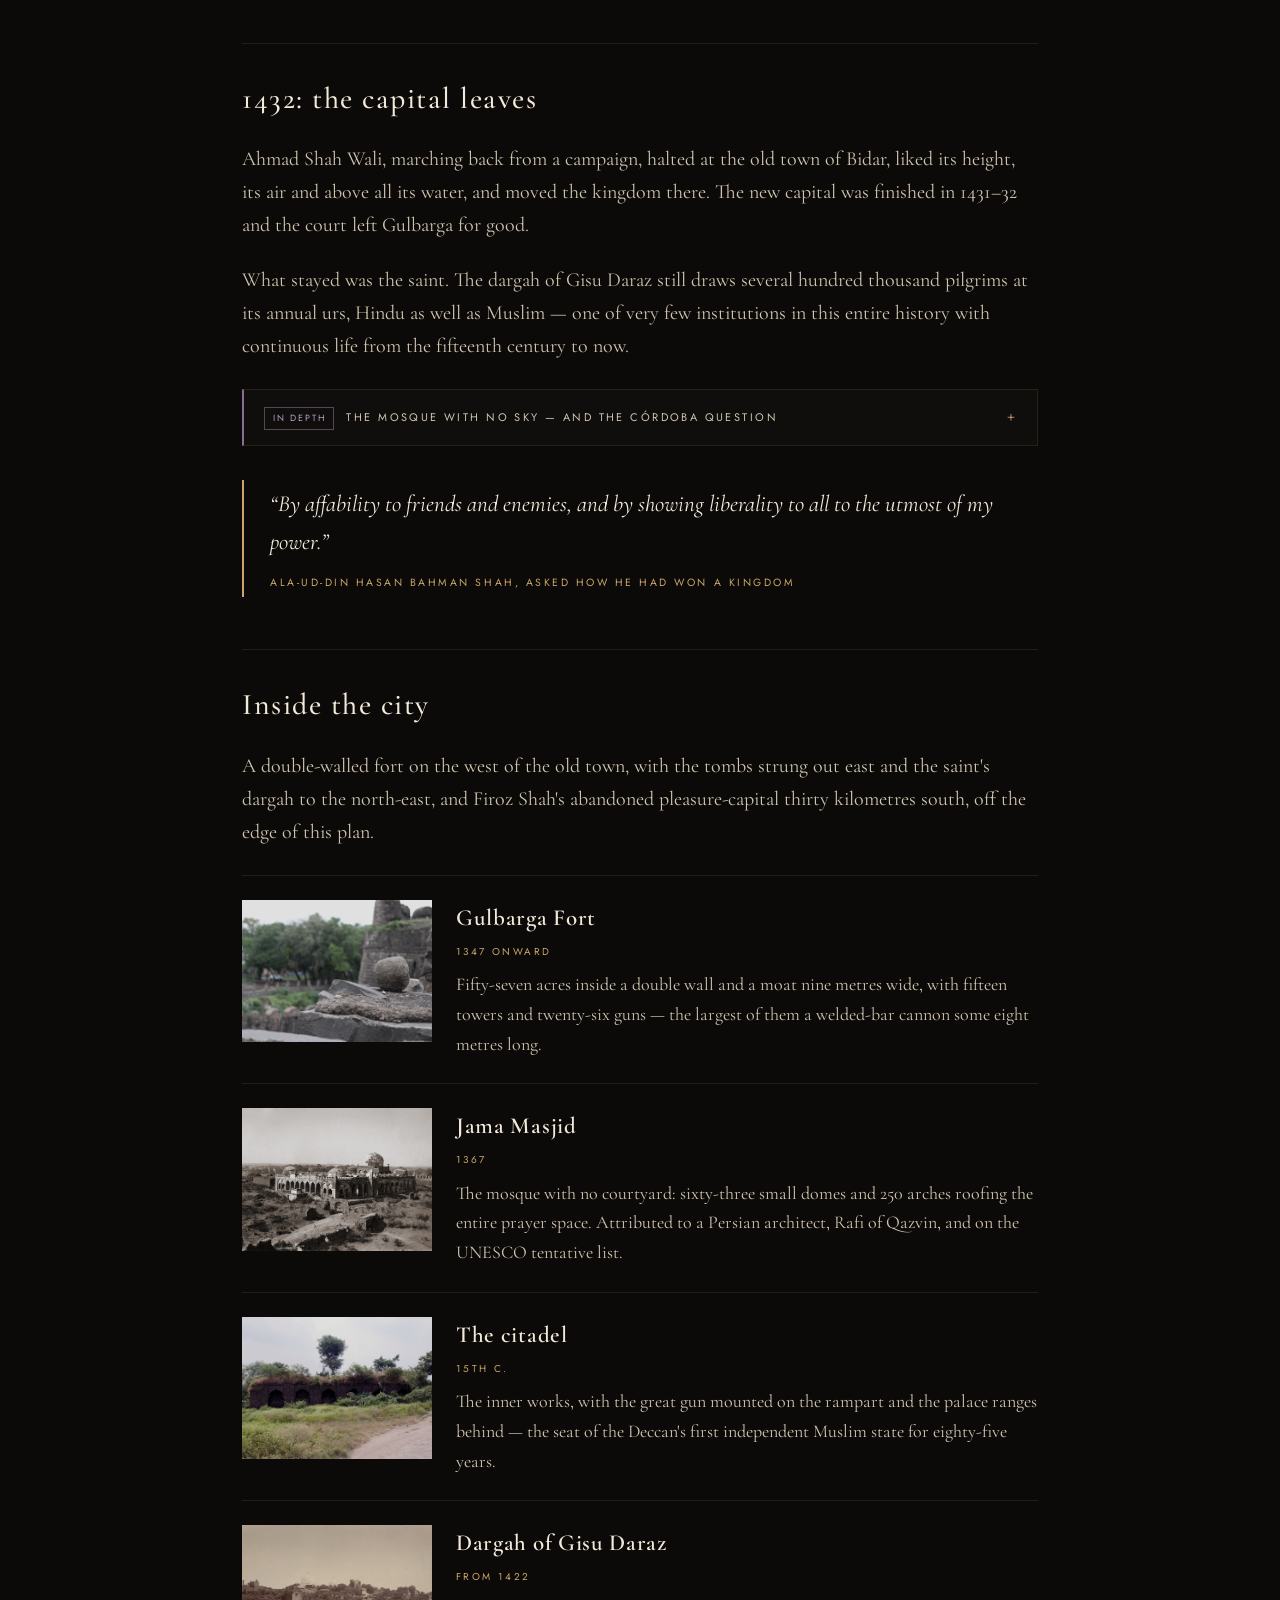
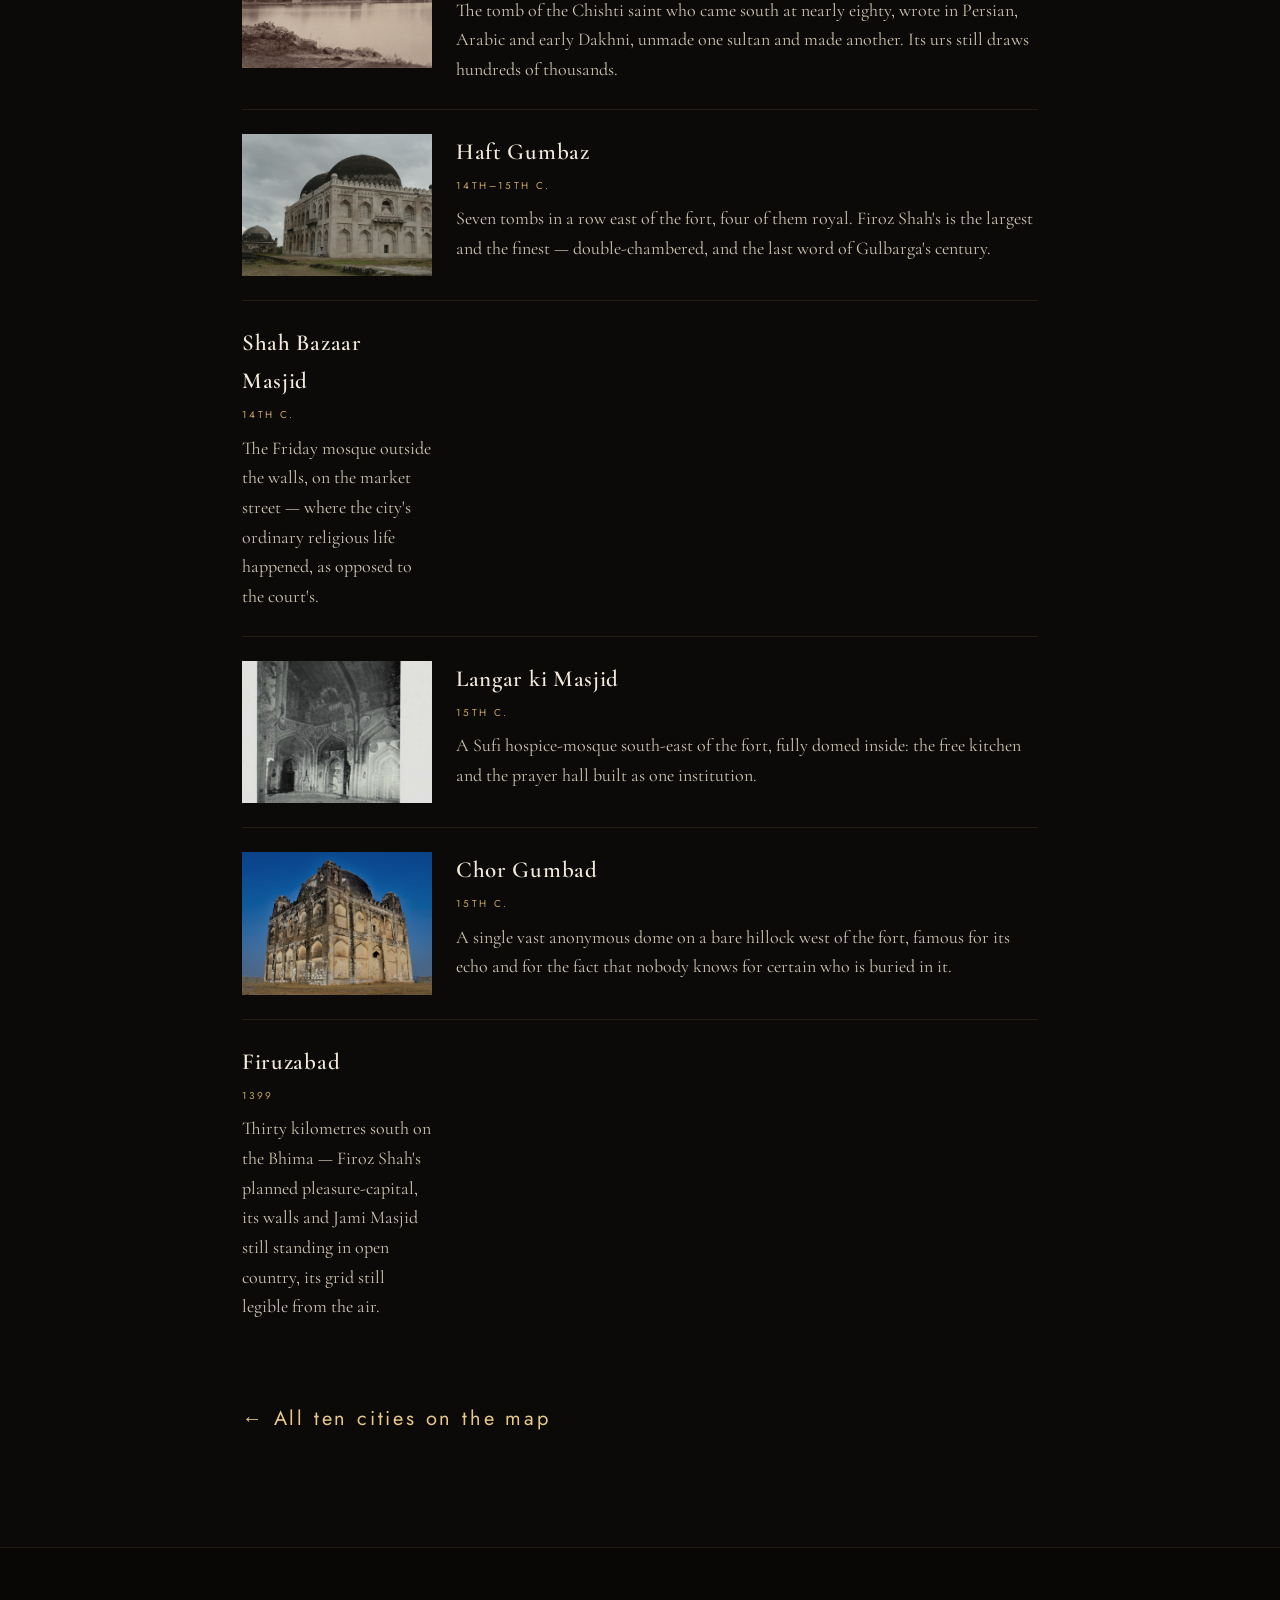
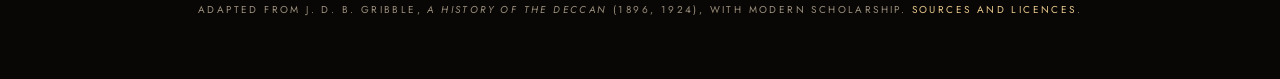
<file: city/gulbarga.html>
<!DOCTYPE html>
<html lang="en">
<head>
<meta charset="UTF-8">
<meta name="viewport" content="width=device-width, initial-scale=1.0">
<title>Gulbarga — Ahsanabad — first throne of the Bahmanis | History of the Deccan</title>
<meta name="description" content="The Deccan&#x27;s first independent Muslim kingdom was founded here by a man who, in the story his own court told, began life behind a plough. Gulbarga gave…">
<link rel="canonical" href="https://the-deccan.vercel.app/city/gulbarga.html">
<meta property="og:type" content="article">
<meta property="og:title" content="Gulbarga — Ahsanabad — first throne of the Bahmanis | History of the Deccan">
<meta property="og:description" content="The Deccan&#x27;s first independent Muslim kingdom was founded here by a man who, in the story his own court told, began life behind a plough. Gulbarga gave…">
<meta property="og:url" content="https://the-deccan.vercel.app/city/gulbarga.html">
<meta property="og:image" content="https://the-deccan.vercel.app/images/gulbarga.jpg">
<meta property="og:site_name" content="The Deccan">
<meta name="twitter:card" content="summary_large_image">
<meta name="twitter:title" content="Gulbarga — Ahsanabad — first throne of the Bahmanis | History of the Deccan">
<meta name="twitter:description" content="The Deccan&#x27;s first independent Muslim kingdom was founded here by a man who, in the story his own court told, began life behind a plough. Gulbarga gave…">
<meta name="twitter:image" content="https://the-deccan.vercel.app/images/gulbarga.jpg">
<link rel="preconnect" href="https://fonts.googleapis.com">
<link rel="preconnect" href="https://fonts.gstatic.com" crossorigin>
<link href="https://fonts.googleapis.com/css2?family=Cormorant+Garamond:ital,wght@0,400;0,500;0,600;1,400;1,500&family=Jost:wght@300;400;500&display=swap" rel="stylesheet">
<link rel="stylesheet" href="../css/style.css?v=21">
<link rel="icon" href="data:image/svg+xml,<svg xmlns='http://www.w3.org/2000/svg' viewBox='0 0 100 100'><text y='80' font-size='80'>🕌</text></svg>">
<script type="application/ld+json">{"@context": "https://schema.org", "@type": "Article", "headline": "Gulbarga — Ahsanabad — first throne of the Bahmanis", "description": "The Deccan's first independent Muslim kingdom was founded here by a man who, in the story his own court told, began life behind a plough. Gulbarga gave the Bahmanis their fort, their strange roofed mosque, their artillery and their saint — and, within a century, lost the capital to a hill with bette", "image": "https://the-deccan.vercel.app/images/gulbarga.jpg", "mainEntityOfPage": {"@type": "WebPage", "@id": "https://the-deccan.vercel.app/city/gulbarga.html"}, "about": {"@type": "Place", "name": "Gulbarga", "description": "Ahsanabad — first throne of the Bahmanis", "geo": {"@type": "GeoCoordinates", "latitude": 17.3297, "longitude": 76.8343}, "containsPlace": [{"@type": "LandmarksOrHistoricalBuildings", "name": "Gulbarga Fort", "description": "Fifty-seven acres inside a double wall and a moat nine metres wide, with fifteen towers and twenty-six guns — the largest of them a welded-bar cannon some eight metres long."}, {"@type": "LandmarksOrHistoricalBuildings", "name": "Jama Masjid", "description": "The mosque with no courtyard: sixty-three small domes and 250 arches roofing the entire prayer space. Attributed to a Persian architect, Rafi of Qazvin, and on the UNESCO tentative list."}, {"@type": "LandmarksOrHistoricalBuildings", "name": "The citadel", "description": "The inner works, with the great gun mounted on the rampart and the palace ranges behind — the seat of the Deccan's first independent Muslim state for eighty-five years."}, {"@type": "LandmarksOrHistoricalBuildings", "name": "Dargah of Gisu Daraz", "description": "The tomb of the Chishti saint who came south at nearly eighty, wrote in Persian, Arabic and early Dakhni, unmade one sultan and made another. Its urs still draws hundreds of thousands."}, {"@type": "LandmarksOrHistoricalBuildings", "name": "Haft Gumbaz", "description": "Seven tombs in a row east of the fort, four of them royal. Firoz Shah's is the largest and the finest — double-chambered, and the last word of Gulbarga's century."}, {"@type": "LandmarksOrHistoricalBuildings", "name": "Shah Bazaar Masjid", "description": "The Friday mosque outside the walls, on the market street — where the city's ordinary religious life happened, as opposed to the court's."}, {"@type": "LandmarksOrHistoricalBuildings", "name": "Langar ki Masjid", "description": "A Sufi hospice-mosque south-east of the fort, fully domed inside: the free kitchen and the prayer hall built as one institution."}, {"@type": "LandmarksOrHistoricalBuildings", "name": "Chor Gumbad", "description": "A single vast anonymous dome on a bare hillock west of the fort, famous for its echo and for the fact that nobody knows for certain who is buried in it."}, {"@type": "LandmarksOrHistoricalBuildings", "name": "Firuzabad", "description": "Thirty kilometres south on the Bhima — Firoz Shah's planned pleasure-capital, its walls and Jami Masjid still standing in open country, its grid still legible from the air."}]}, "isPartOf": {"@type": "WebSite", "name": "The Deccan", "url": "https://the-deccan.vercel.app"}, "author": {"@type": "Person", "name": "J. D. B. Gribble", "description": "A History of the Deccan (1896, 1924), adapted"}, "inLanguage": "en"}</script>
<script async src="https://www.googletagmanager.com/gtag/js?id=G-82EEHRXEMX"></script>
<script>
  window.dataLayer = window.dataLayer || [];
  function gtag(){dataLayer.push(arguments);}
  gtag('js', new Date());
  gtag('config', 'G-82EEHRXEMX', { anonymize_ip: true });
</script>
</head>
<body class="city-page">

<nav class="nav scrolled">
  <a class="brand" href="../index.html">The <span>Deccan</span></a>
  <ul>
    <li><a href="../index.html#map">The Map</a></li>
    <li><a href="../index.html#chronicle">Chronicle</a></li>
    <li><a href="../index.html#kingdoms">Kingdoms</a></li>
    <li><a href="../index.html#gallery">Gallery</a></li>
    <li><a href="../index.html#sources">Sources</a></li>
  </ul>
</nav>

<header class="city-hero" style="background-image:url('../images/gulbarga.jpg')">
  <div class="city-hero-veil"></div>
  <div class="inner">
    <p class="kicker">3 · Ahsanabad — first throne of the Bahmanis</p>
    <h1>Gulbarga</h1>
    <p class="era">Bahmani capital 1347 – 1432</p>
  </div>
</header>

<main class="wrap-narrow city-body">
<nav class="crumbs" aria-label="Breadcrumb">
  <a href="../index.html">The Deccan</a> <span>›</span> <span>Gulbarga</span>
</nav>
<dl class="glance"><div><dt>Founded as capital</dt><dd>3 August 1347</dd></div><div><dt>Founder</dt><dd>Ala-ud-din Hasan Bahman Shah</dd></div><div><dt>The fort</dt><dd>57 acres, 3 km round, moat 9 m wide</dd></div><div><dt>Guns on the walls</dt><dd>26 — the largest about 8 m long</dd></div><div><dt>The Jama Masjid</dt><dd>The only great mosque in India with no open court</dd></div><div><dt>Capital moved to Bidar</dt><dd>1432</dd></div></dl>
<p class="lede-in">The Deccan's first independent Muslim kingdom was founded here by a man who, in the story his own court told, began life behind a plough. Gulbarga gave the Bahmanis their fort, their strange roofed mosque, their artillery and their saint — and, within a century, lost the capital to a hill with better water.</p>
<h2 class="ov-h">The ploughman and the astrologer</h2>
<p>Ferishta tells it beautifully. The founder, in his own court's telling, began as a hired ploughman on land near Delhi belonging to a Brahmin astrologer called Gangu. The plough turned up a pot of old coin, and the whole of it went to the landlord without a piece missing.</p>
<p>The astrologer did two things with that. He mentioned the honesty at court, where it was worth a command of a hundred horse; and he drew up the young man's chart, where he found a crown. The bargain he proposed was modest and very specific: the name, and the treasury. Hasan agreed, became Hasan Gangu, and kept both promises — the beginning, Gribble notes, of a Deccani custom followed for two centuries of trusting Hindus with revenue and finance.</p>
<p>The explanation he gave late in life was not a soldier's. He had been affable to friends and enemies alike, he said, and open-handed with everyone as far as his means allowed.</p>
<details class="box deep"><summary><span class="tag">In depth</span><span>…and the version the historians prefer</span></summary><div class="box-body"><p>The dynasty's name points somewhere else entirely. 'Bahman' is the Persian hero Bahman son of Isfandiyar, of the <em>Shahnama</em>, and the Bahmanis claimed descent from him — a standard Persianate royal genealogy for a new dynasty needing legitimacy against Delhi.</p><p>Ferishta wrote some 250 years after the events, and the tale has the shape of court romance: honesty rewarded, prophecy fulfilled, a Hindu astrologer legitimising a Muslim king. Several historians read it as a founding myth designed to bind a new sultanate to its overwhelmingly Hindu population.</p><p>The near-contemporary sources cannot agree either. Isami, writing in 1350 under the founder's own patronage, places him at Ghazni; Barani says only that he was born in very humble circumstances and was a field labourer for thirty years — the ploughman, without any of the Gangu apparatus. Afghan, Turkic, Persian and Brahmin-convert origins have all been argued. Nothing is settled.</p></div></details>
<h2 class="ov-h">The fortress, and what it was for</h2>
<p>What survives at Gulbarga is not a palace but a machine for holding ground. Fifty-seven acres inside a double wall, three kilometres round, ringed by a moat nine metres across cut into the rock, with fifteen towers on it. Twenty-six guns are still lying on the ramparts. The largest is about eight metres long, built the way early Indian heavy ordnance was built — iron bars laid side by side and welded into a tube, then bound with hoops like a barrel.</p>
<p>That gun is the point of the place. Muhammad Shah I inherited a kingdom his father had improvised and gave it the apparatus of a state: ministries, provincial governors on fixed terms, a standing army paid from the treasury, and above all artillery, worked by Turkish and European gunners who had come south looking for employment. Gulbarga had cannon on its walls while Delhi was still fighting without them.</p>
<p>For eighty-five years every campaign against Vijayanagara went out from this gate and came back to it, and the arithmetic the chroniclers give for those wars is frankly unusable — Ferishta counts the dead in hundreds of thousands and says the country south of the Krishna did not recover for generations. What is certain is narrower and grimmer: the Raichur Doab changed hands so often that Gribble simply calls it a debatable land, and Gulbarga spent its whole century as a capital within a week’s march of a front.</p>
<p>All of it ended inside a single season in 1432, when the court packed up for Bidar. The guns stayed where they were, and they are still there.</p>
<details class="box know"><summary><span class="tag">Good to know</span><span>The Raichur Doab — why they never stopped</span></summary><div class="box-body"><p>Nearly every Bahmani–Vijayanagara war was fought over the same ground: the tongue of land between the Krishna and the Tungabhadra, with the fortresses of Raichur and Mudgal in it.</p><p>It was fertile, it commanded the approaches to both kingdoms, and it lay astride the diamond country. It changed hands so often across two centuries that Gribble simply calls it a debatable land.</p></div></details>
<h2 class="ov-h">Firoz Shah, the saint, and the ode that came instead of the poet</h2>
<p>Firoz Shah Bahmani was the most cultivated of the line: astronomer, calligrapher, builder of an observatory near Daulatabad, and — by Ferishta's account — able to speak with each woman of his household in her own language, Arabic, Persian, Turkish, Kannada, Marathi or Telugu. He took three days a week away from court to lecture on geometry. He sent ships each year from Goa and Chaul with orders to bring back not only goods but talent.</p>
<p>He invited Hafiz of Shiraz. The poet embarked, met heavy weather in the Gulf, decided the game was not worth the candle, and sent an ode instead. Having embarked at all was held to be enough, and the fee went to Shiraz anyway: a thousand gold pieces for a poem written in place of a visit.</p>
<p>He was undone by a saint. Khwaja Bandanawaz Gisu Daraz, a Chishti of Delhi who fled Timur's sack and settled here in 1400 at nearly eighty, became the most influential religious figure in the Deccan, and backed the sultan's brother Ahmad for the succession. Firoz had Ahmad blinded; Ahmad's faction rose; Firoz was deposed in 1422 and died within days of the saint himself.</p>
<h2 class="ov-h">1432: the capital leaves</h2>
<p>Ahmad Shah Wali, marching back from a campaign, halted at the old town of Bidar, liked its height, its air and above all its water, and moved the kingdom there. The new capital was finished in 1431–32 and the court left Gulbarga for good.</p>
<p>What stayed was the saint. The dargah of Gisu Daraz still draws several hundred thousand pilgrims at its annual urs, Hindu as well as Muslim — one of very few institutions in this entire history with continuous life from the fifteenth century to now.</p>
<details class="box deep"><summary><span class="tag">In depth</span><span>The mosque with no sky — and the Córdoba question</span></summary><div class="box-body"><p>Gulbarga's Jama Masjid of 1367 is unique among the great mosques of India: it has no open courtyard at all. The entire <em>sahn</em> is roofed — one large dome over the mihrab bay, four at the corners, and some sixty-three small domes carried on around 250 arches, with wide low piers open on three sides.</p><p>Guidebooks routinely say it was modelled on the great mosque of Córdoba, sometimes by a Córdoba-trained architect. That stronger claim does not survive scrutiny: there is no documented link, and the roofed hypostyle solution is far better explained by the Deccan monsoon and by Tughluq and Persian precedent.</p><p>What specialists do say is that its mihrab ranks among the finest in the Islamic world, and that Córdoba is the comparison that comes to mind. Somewhere between the two statements, a fact turned into a legend.</p></div></details>
<blockquote>&ldquo;By affability to friends and enemies, and by showing liberality to all to the utmost of my power.&rdquo;<cite>Ala-ud-din Hasan Bahman Shah, asked how he had won a kingdom</cite></blockquote>
<h2 class="ov-h">Inside the city</h2>
<p class="lede-sm">A double-walled fort on the west of the old town, with the tombs strung out east and the saint's dargah to the north-east, and Firoz Shah's abandoned pleasure-capital thirty kilometres south, off the edge of this plan.</p>
<div class="site-list">
<article class="site-entry"><img src="../images/gulbarga-fort.jpg" alt="Gulbarga Fort, Gulbarga" loading="lazy"><div><h3>Gulbarga Fort</h3><p class="date">1347 onward</p><p>Fifty-seven acres inside a double wall and a moat nine metres wide, with fifteen towers and twenty-six guns — the largest of them a welded-bar cannon some eight metres long.</p></div></article>
<article class="site-entry"><img src="../images/jama-masjid-gulbarga.jpg" alt="Jama Masjid, Gulbarga" loading="lazy"><div><h3>Jama Masjid</h3><p class="date">1367</p><p>The mosque with no courtyard: sixty-three small domes and 250 arches roofing the entire prayer space. Attributed to a Persian architect, Rafi of Qazvin, and on the UNESCO tentative list.</p></div></article>
<article class="site-entry"><img src="../images/gulbarga-citadel.jpg" alt="The citadel, Gulbarga" loading="lazy"><div><h3>The citadel</h3><p class="date">15th c.</p><p>The inner works, with the great gun mounted on the rampart and the palace ranges behind — the seat of the Deccan's first independent Muslim state for eighty-five years.</p></div></article>
<article class="site-entry"><img src="../images/gisu-daraz-dargah.jpg" alt="Dargah of Gisu Daraz, Gulbarga" loading="lazy"><div><h3>Dargah of Gisu Daraz</h3><p class="date">from 1422</p><p>The tomb of the Chishti saint who came south at nearly eighty, wrote in Persian, Arabic and early Dakhni, unmade one sultan and made another. Its urs still draws hundreds of thousands.</p></div></article>
<article class="site-entry"><img src="../images/haft-gumbaz.jpg" alt="Haft Gumbaz, Gulbarga" loading="lazy"><div><h3>Haft Gumbaz</h3><p class="date">14th–15th c.</p><p>Seven tombs in a row east of the fort, four of them royal. Firoz Shah's is the largest and the finest — double-chambered, and the last word of Gulbarga's century.</p></div></article>
<article class="site-entry"><div><h3>Shah Bazaar Masjid</h3><p class="date">14th c.</p><p>The Friday mosque outside the walls, on the market street — where the city's ordinary religious life happened, as opposed to the court's.</p></div></article>
<article class="site-entry"><img src="../images/langar-ki-masjid.png" alt="Langar ki Masjid, Gulbarga" loading="lazy"><div><h3>Langar ki Masjid</h3><p class="date">15th c.</p><p>A Sufi hospice-mosque south-east of the fort, fully domed inside: the free kitchen and the prayer hall built as one institution.</p></div></article>
<article class="site-entry"><img src="../images/chor-gumbad.jpg" alt="Chor Gumbad, Gulbarga" loading="lazy"><div><h3>Chor Gumbad</h3><p class="date">15th c.</p><p>A single vast anonymous dome on a bare hillock west of the fort, famous for its echo and for the fact that nobody knows for certain who is buried in it.</p></div></article>
<article class="site-entry"><div><h3>Firuzabad</h3><p class="date">1399</p><p>Thirty kilometres south on the Bhima — Firoz Shah's planned pleasure-capital, its walls and Jami Masjid still standing in open country, its grid still legible from the air.</p></div></article>
</div>
<p class="back-home"><a href="../index.html#map">← All ten cities on the map</a></p>
</main>

<footer class="foot">
  <p>Adapted from J. D. B. Gribble, <i>A History of the Deccan</i> (1896, 1924),
     with modern scholarship. <a href="../index.html#sources">Sources and licences</a>.</p>
</footer>

</body>
</html>
</file>
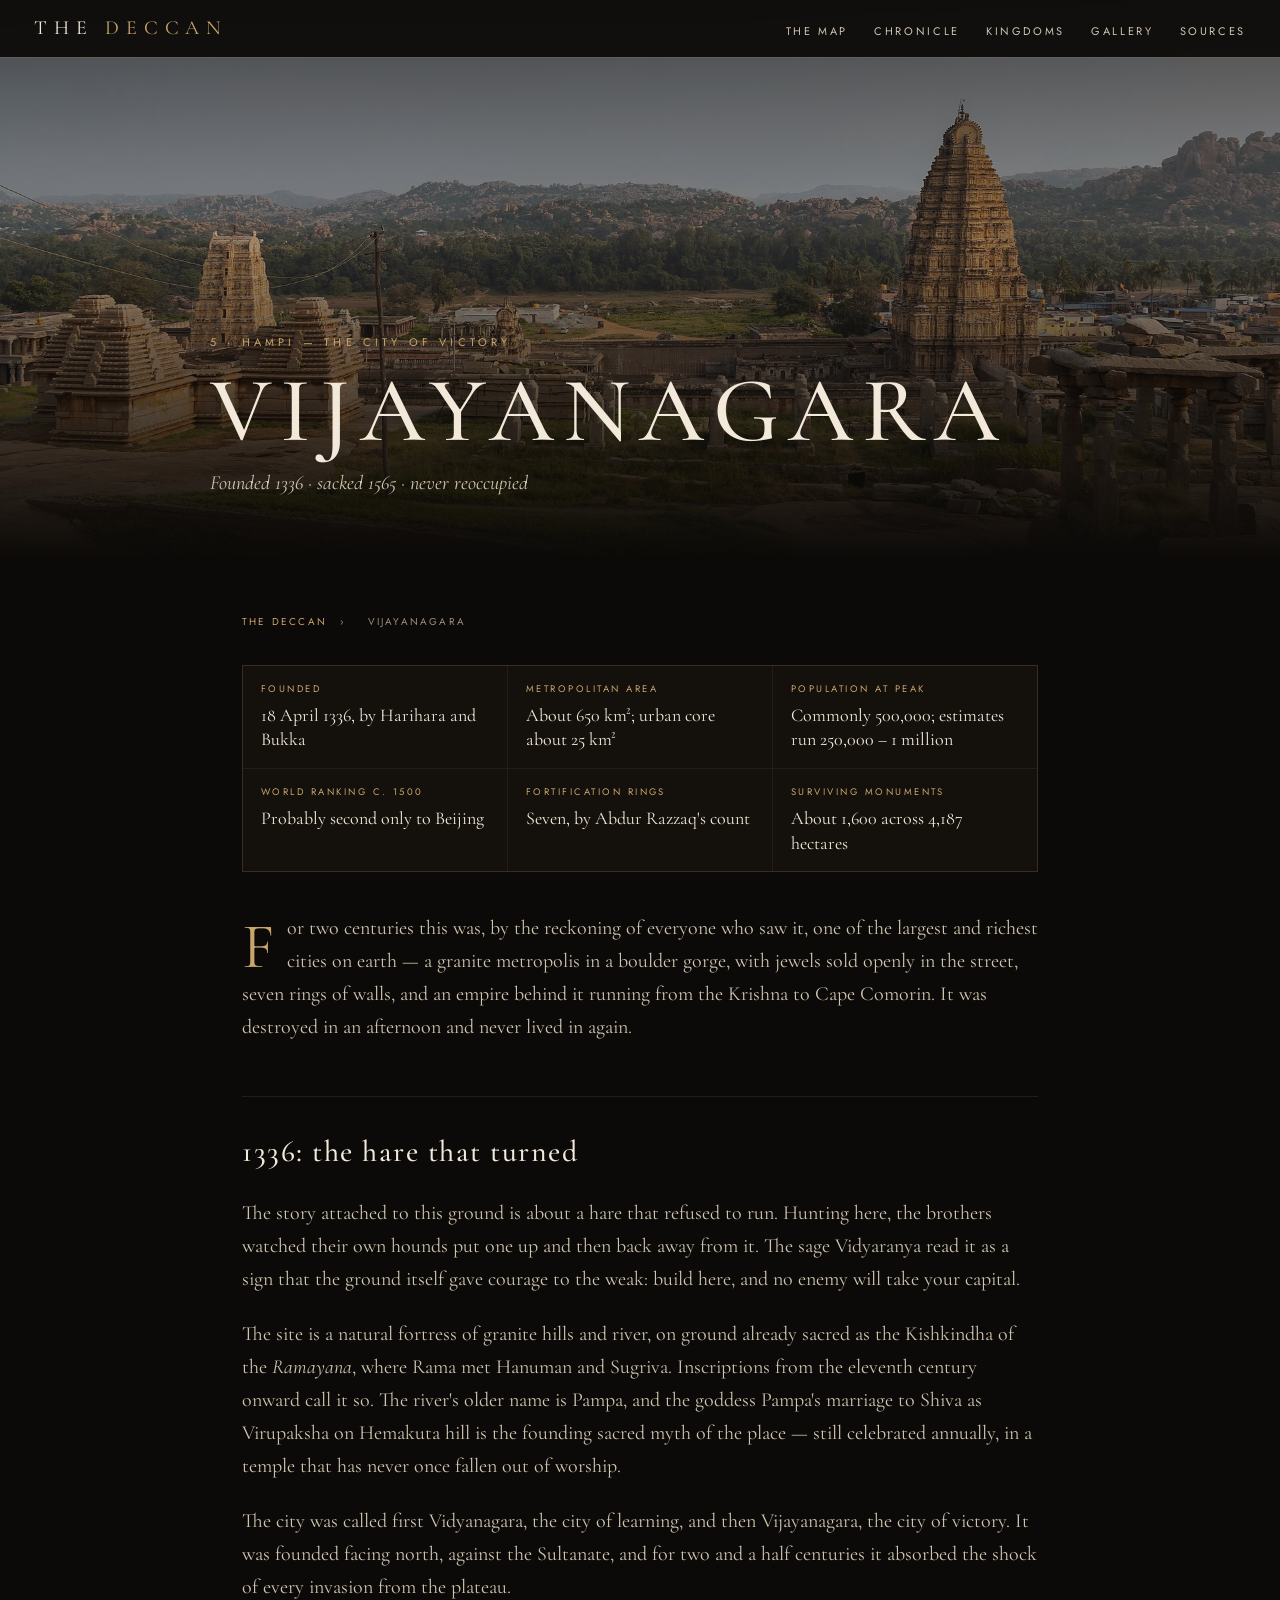
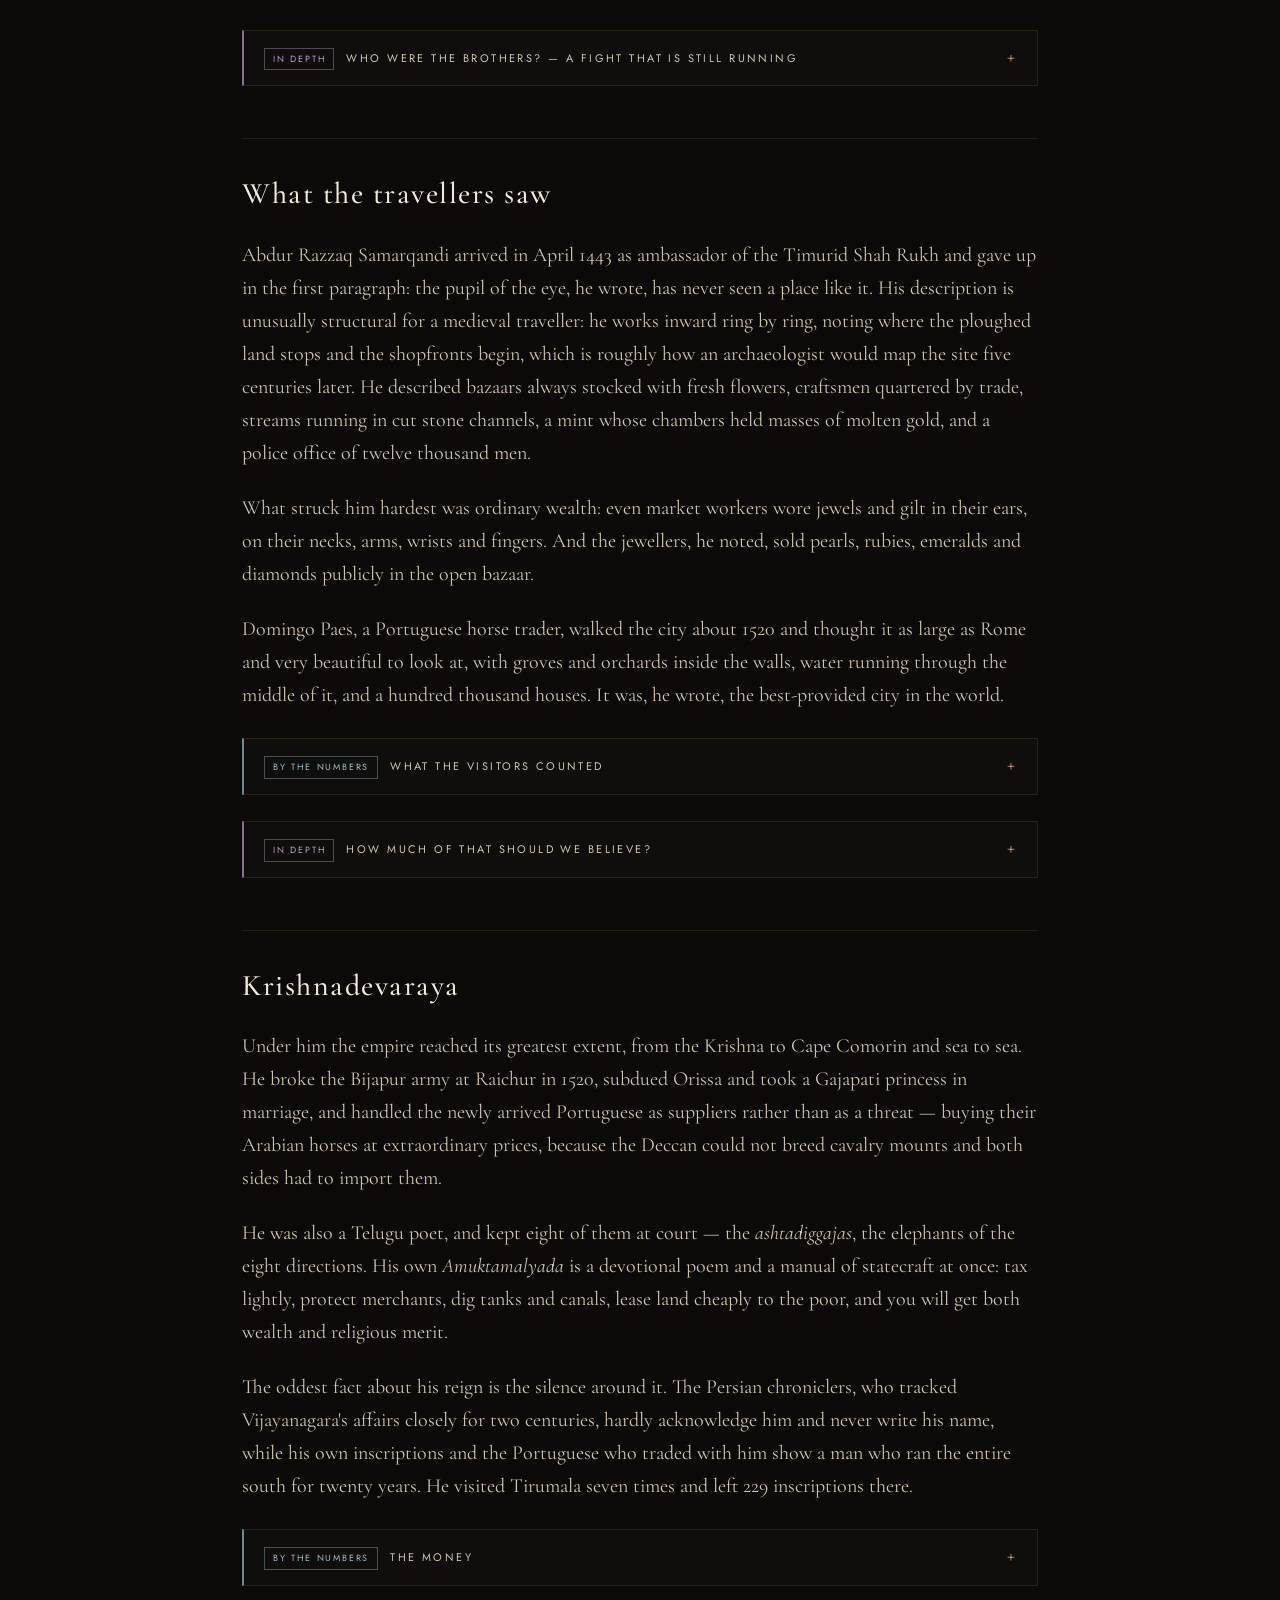
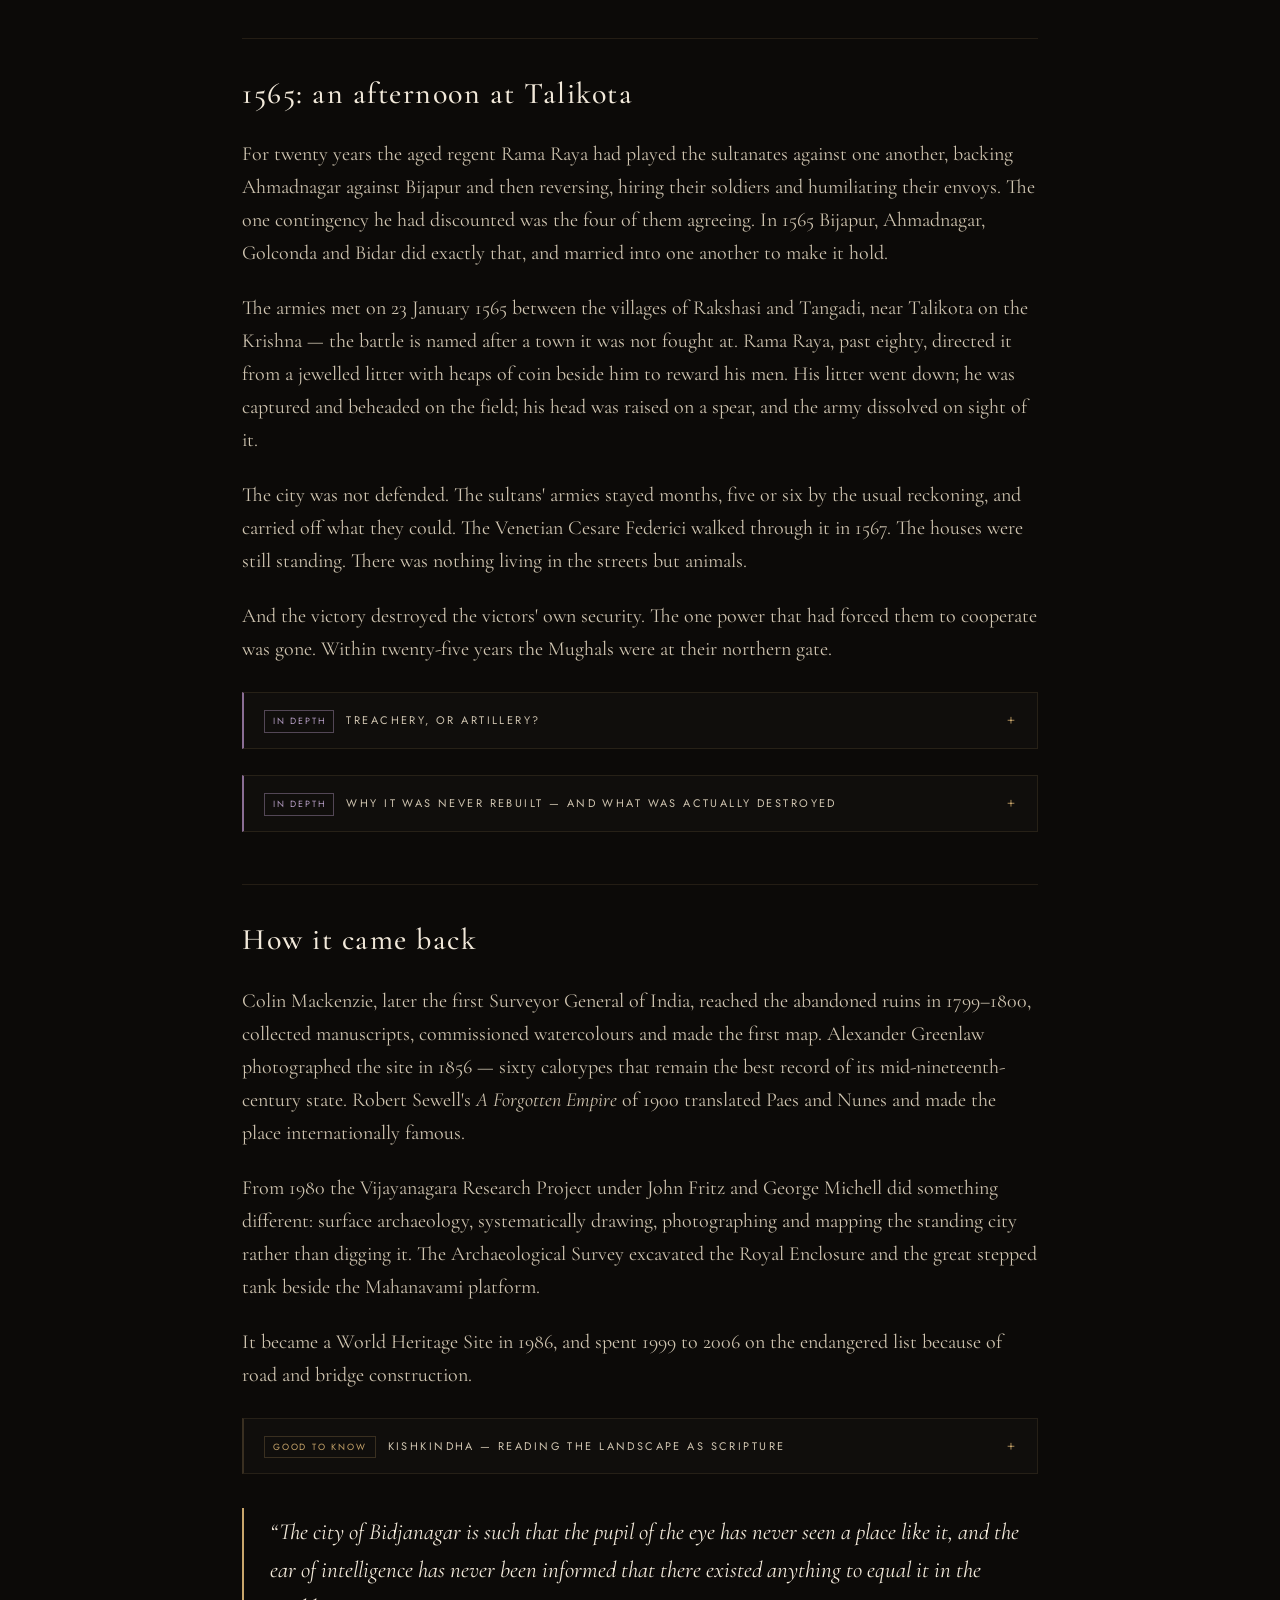
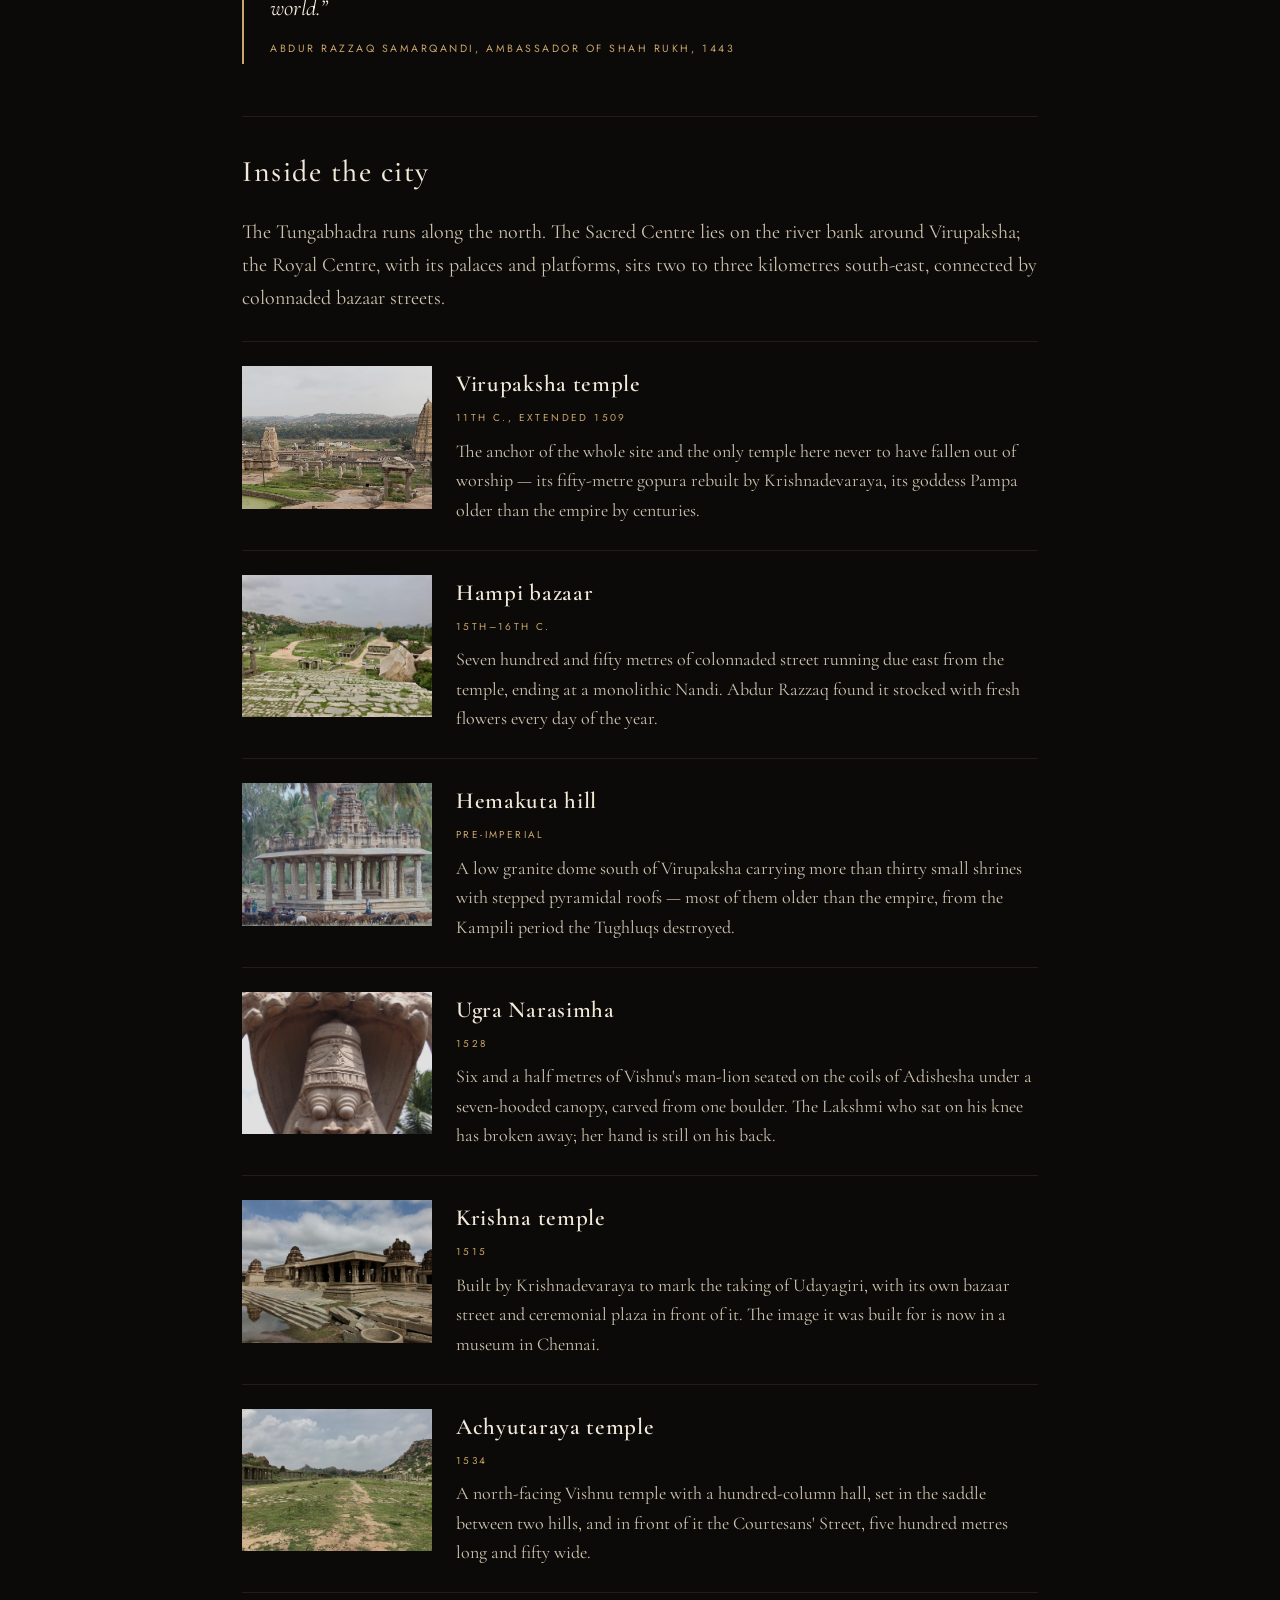
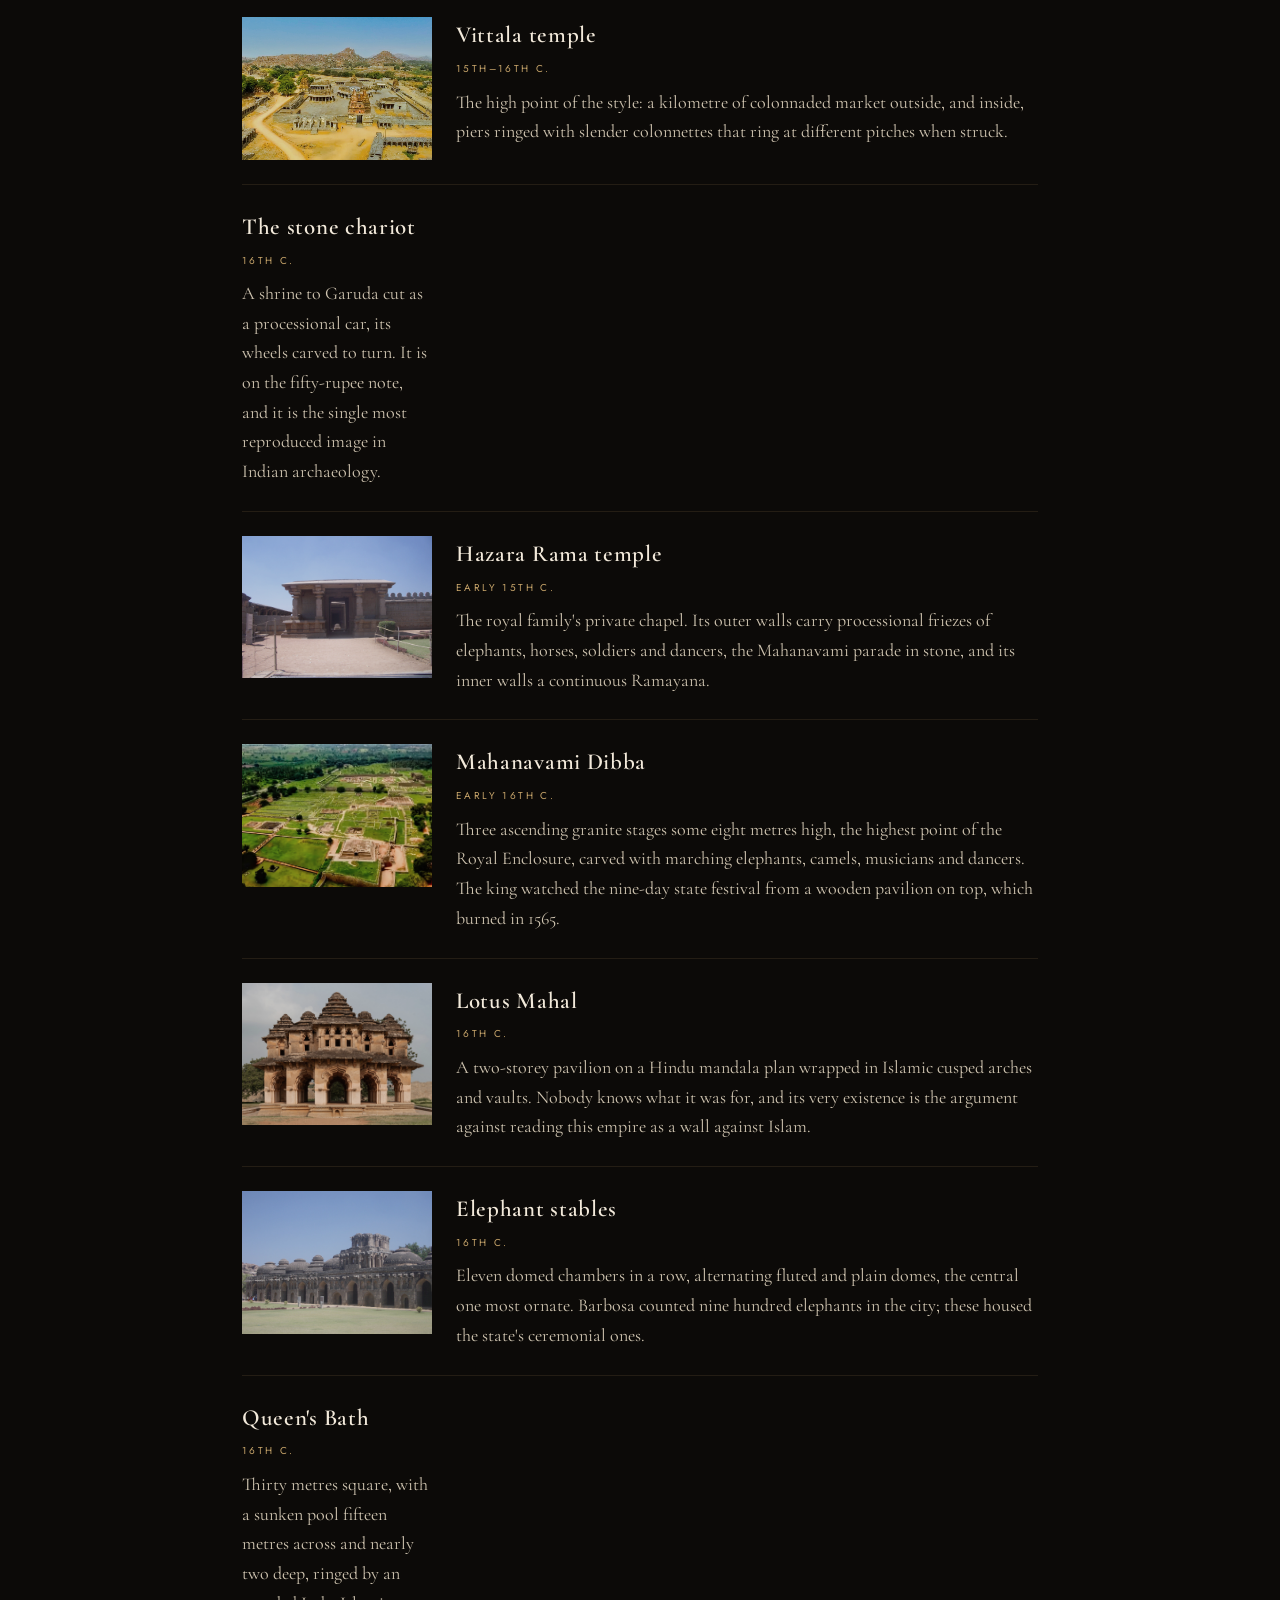
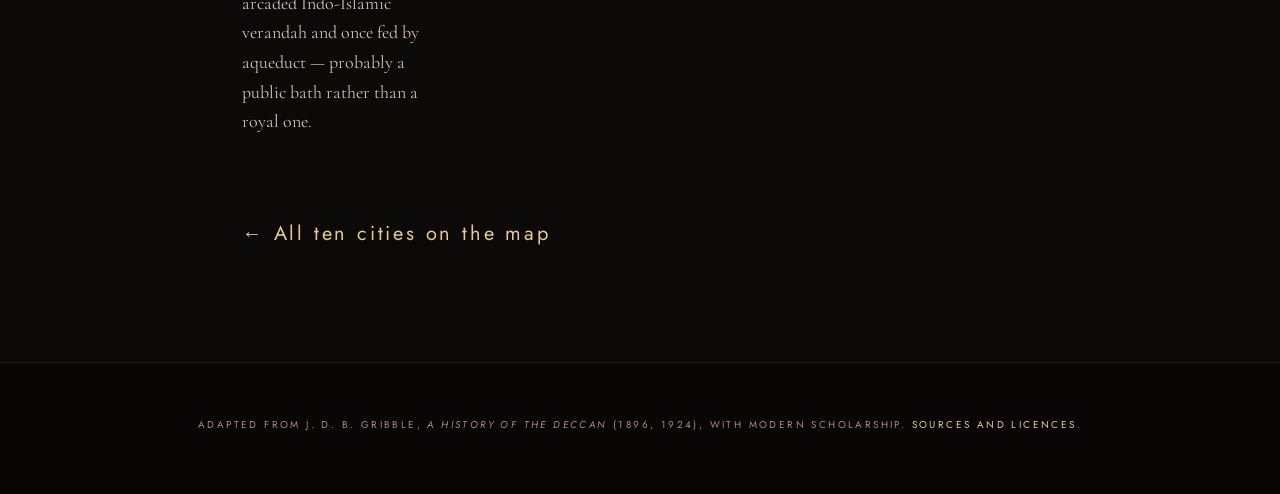
<file: city/hampi.html>
<!DOCTYPE html>
<html lang="en">
<head>
<meta charset="UTF-8">
<meta name="viewport" content="width=device-width, initial-scale=1.0">
<title>Vijayanagara — Hampi — the city of victory | History of the Deccan</title>
<meta name="description" content="For two centuries this was, by the reckoning of everyone who saw it, one of the largest and richest cities on earth — a granite metropolis in a boulder…">
<link rel="canonical" href="https://the-deccan.vercel.app/city/hampi.html">
<meta property="og:type" content="article">
<meta property="og:title" content="Vijayanagara — Hampi — the city of victory | History of the Deccan">
<meta property="og:description" content="For two centuries this was, by the reckoning of everyone who saw it, one of the largest and richest cities on earth — a granite metropolis in a boulder…">
<meta property="og:url" content="https://the-deccan.vercel.app/city/hampi.html">
<meta property="og:image" content="https://the-deccan.vercel.app/images/hampi.jpg">
<meta property="og:site_name" content="The Deccan">
<meta name="twitter:card" content="summary_large_image">
<meta name="twitter:title" content="Vijayanagara — Hampi — the city of victory | History of the Deccan">
<meta name="twitter:description" content="For two centuries this was, by the reckoning of everyone who saw it, one of the largest and richest cities on earth — a granite metropolis in a boulder…">
<meta name="twitter:image" content="https://the-deccan.vercel.app/images/hampi.jpg">
<link rel="preconnect" href="https://fonts.googleapis.com">
<link rel="preconnect" href="https://fonts.gstatic.com" crossorigin>
<link href="https://fonts.googleapis.com/css2?family=Cormorant+Garamond:ital,wght@0,400;0,500;0,600;1,400;1,500&family=Jost:wght@300;400;500&display=swap" rel="stylesheet">
<link rel="stylesheet" href="../css/style.css?v=21">
<link rel="icon" href="data:image/svg+xml,<svg xmlns='http://www.w3.org/2000/svg' viewBox='0 0 100 100'><text y='80' font-size='80'>🕌</text></svg>">
<script type="application/ld+json">{"@context": "https://schema.org", "@type": "Article", "headline": "Vijayanagara — Hampi — the city of victory", "description": "For two centuries this was, by the reckoning of everyone who saw it, one of the largest and richest cities on earth — a granite metropolis in a boulder gorge, with jewels sold openly in the street, seven rings of walls, and an empire behind it running from the Krishna to Cape Comorin. It was destroy", "image": "https://the-deccan.vercel.app/images/hampi.jpg", "mainEntityOfPage": {"@type": "WebPage", "@id": "https://the-deccan.vercel.app/city/hampi.html"}, "about": {"@type": "Place", "name": "Vijayanagara", "description": "Hampi — the city of victory", "geo": {"@type": "GeoCoordinates", "latitude": 15.335, "longitude": 76.46}, "containsPlace": [{"@type": "LandmarksOrHistoricalBuildings", "name": "Virupaksha temple", "description": "The anchor of the whole site and the only temple here never to have fallen out of worship — its fifty-metre gopura rebuilt by Krishnadevaraya, its goddess Pampa older than the empire by centuries."}, {"@type": "LandmarksOrHistoricalBuildings", "name": "Hampi bazaar", "description": "Seven hundred and fifty metres of colonnaded street running due east from the temple, ending at a monolithic Nandi. Abdur Razzaq found it stocked with fresh flowers every day of the year."}, {"@type": "LandmarksOrHistoricalBuildings", "name": "Hemakuta hill", "description": "A low granite dome south of Virupaksha carrying more than thirty small shrines with stepped pyramidal roofs — most of them older than the empire, from the Kampili period the Tughluqs destroyed."}, {"@type": "LandmarksOrHistoricalBuildings", "name": "Ugra Narasimha", "description": "Six and a half metres of Vishnu's man-lion seated on the coils of Adishesha under a seven-hooded canopy, carved from one boulder. The Lakshmi who sat on his knee has broken away; her hand is still on his back."}, {"@type": "LandmarksOrHistoricalBuildings", "name": "Krishna temple", "description": "Built by Krishnadevaraya to mark the taking of Udayagiri, with its own bazaar street and ceremonial plaza in front of it. The image it was built for is now in a museum in Chennai."}, {"@type": "LandmarksOrHistoricalBuildings", "name": "Achyutaraya temple", "description": "A north-facing Vishnu temple with a hundred-column hall, set in the saddle between two hills, and in front of it the Courtesans' Street, five hundred metres long and fifty wide."}, {"@type": "LandmarksOrHistoricalBuildings", "name": "Vittala temple", "description": "The high point of the style: a kilometre of colonnaded market outside, and inside, piers ringed with slender colonnettes that ring at different pitches when struck."}, {"@type": "LandmarksOrHistoricalBuildings", "name": "The stone chariot", "description": "A shrine to Garuda cut as a processional car, its wheels carved to turn. It is on the fifty-rupee note, and it is the single most reproduced image in Indian archaeology."}, {"@type": "LandmarksOrHistoricalBuildings", "name": "Hazara Rama temple", "description": "The royal family's private chapel. Its outer walls carry processional friezes of elephants, horses, soldiers and dancers, the Mahanavami parade in stone, and its inner walls a continuous Ramayana."}, {"@type": "LandmarksOrHistoricalBuildings", "name": "Mahanavami Dibba", "description": "Three ascending granite stages some eight metres high, the highest point of the Royal Enclosure, carved with marching elephants, camels, musicians and dancers. The king watched the nine-day state festival from a wooden pavilion on top, which burned in 1565."}, {"@type": "LandmarksOrHistoricalBuildings", "name": "Lotus Mahal", "description": "A two-storey pavilion on a Hindu mandala plan wrapped in Islamic cusped arches and vaults. Nobody knows what it was for, and its very existence is the argument against reading this empire as a wall against Islam."}, {"@type": "LandmarksOrHistoricalBuildings", "name": "Elephant stables", "description": "Eleven domed chambers in a row, alternating fluted and plain domes, the central one most ornate. Barbosa counted nine hundred elephants in the city; these housed the state's ceremonial ones."}, {"@type": "LandmarksOrHistoricalBuildings", "name": "Queen's Bath", "description": "Thirty metres square, with a sunken pool fifteen metres across and nearly two deep, ringed by an arcaded Indo-Islamic verandah and once fed by aqueduct — probably a public bath rather than a royal one."}]}, "isPartOf": {"@type": "WebSite", "name": "The Deccan", "url": "https://the-deccan.vercel.app"}, "author": {"@type": "Person", "name": "J. D. B. Gribble", "description": "A History of the Deccan (1896, 1924), adapted"}, "inLanguage": "en"}</script>
<script async src="https://www.googletagmanager.com/gtag/js?id=G-82EEHRXEMX"></script>
<script>
  window.dataLayer = window.dataLayer || [];
  function gtag(){dataLayer.push(arguments);}
  gtag('js', new Date());
  gtag('config', 'G-82EEHRXEMX', { anonymize_ip: true });
</script>
</head>
<body class="city-page">

<nav class="nav scrolled">
  <a class="brand" href="../index.html">The <span>Deccan</span></a>
  <ul>
    <li><a href="../index.html#map">The Map</a></li>
    <li><a href="../index.html#chronicle">Chronicle</a></li>
    <li><a href="../index.html#kingdoms">Kingdoms</a></li>
    <li><a href="../index.html#gallery">Gallery</a></li>
    <li><a href="../index.html#sources">Sources</a></li>
  </ul>
</nav>

<header class="city-hero" style="background-image:url('../images/hampi.jpg')">
  <div class="city-hero-veil"></div>
  <div class="inner">
    <p class="kicker">5 · Hampi — the city of victory</p>
    <h1>Vijayanagara</h1>
    <p class="era">Founded 1336 · sacked 1565 · never reoccupied</p>
  </div>
</header>

<main class="wrap-narrow city-body">
<nav class="crumbs" aria-label="Breadcrumb">
  <a href="../index.html">The Deccan</a> <span>›</span> <span>Vijayanagara</span>
</nav>
<dl class="glance"><div><dt>Founded</dt><dd>18 April 1336, by Harihara and Bukka</dd></div><div><dt>Metropolitan area</dt><dd>About 650 km²; urban core about 25 km²</dd></div><div><dt>Population at peak</dt><dd>Commonly 500,000; estimates run 250,000 – 1 million</dd></div><div><dt>World ranking c. 1500</dt><dd>Probably second only to Beijing</dd></div><div><dt>Fortification rings</dt><dd>Seven, by Abdur Razzaq's count</dd></div><div><dt>Surviving monuments</dt><dd>About 1,600 across 4,187 hectares</dd></div></dl>
<p class="lede-in">For two centuries this was, by the reckoning of everyone who saw it, one of the largest and richest cities on earth — a granite metropolis in a boulder gorge, with jewels sold openly in the street, seven rings of walls, and an empire behind it running from the Krishna to Cape Comorin. It was destroyed in an afternoon and never lived in again.</p>
<h2 class="ov-h">1336: the hare that turned</h2>
<p>The story attached to this ground is about a hare that refused to run. Hunting here, the brothers watched their own hounds put one up and then back away from it. The sage Vidyaranya read it as a sign that the ground itself gave courage to the weak: build here, and no enemy will take your capital.</p>
<p>The site is a natural fortress of granite hills and river, on ground already sacred as the Kishkindha of the <em>Ramayana</em>, where Rama met Hanuman and Sugriva. Inscriptions from the eleventh century onward call it so. The river's older name is Pampa, and the goddess Pampa's marriage to Shiva as Virupaksha on Hemakuta hill is the founding sacred myth of the place — still celebrated annually, in a temple that has never once fallen out of worship.</p>
<p>The city was called first Vidyanagara, the city of learning, and then Vijayanagara, the city of victory. It was founded facing north, against the Sultanate, and for two and a half centuries it absorbed the shock of every invasion from the plateau.</p>
<details class="box deep"><summary><span class="tag">In depth</span><span>Who were the brothers? — a fight that is still running</span></summary><div class="box-body"><p>One school makes them Telugu officers of Kakatiya Warangal (or of Kampili), captured when the Tughluqs took the city, taken to Delhi, converted to Islam, sent back south as governors, and then reconverted by Vidyaranya and declaring independence.</p><p>The other makes them Kannada warriors in Hoysala or Kampili service, already at home on the Tungabhadra, with the early inscriptions showing them as loyal Hoysala feudatories into the 1340s. The widow of Ballala III is recorded as taking part in Harihara's coronation — continuity, not rupture.</p><p>The capture-and-conversion story appears only in the Persian chronicles, has no epigraphic corroboration, and may postdate the events by as much as two hundred years, which would make it a foundation myth deriving Vijayanagara's authority from the Sultanate it fought. Vidyaranya has a worse problem: he became head of Sringeri around 1380, four decades after 1336, so he cannot have done what tradition says he did.</p><p>What is not in dispute: the empire was founded in the 1330s, on ground the Tughluqs had just cleared by destroying the Kampili kingdom, by men who had been inside the Sultanate's system, which is exactly why they knew how to fight it.</p></div></details>
<h2 class="ov-h">What the travellers saw</h2>
<p>Abdur Razzaq Samarqandi arrived in April 1443 as ambassador of the Timurid Shah Rukh and gave up in the first paragraph: the pupil of the eye, he wrote, has never seen a place like it. His description is unusually structural for a medieval traveller: he works inward ring by ring, noting where the ploughed land stops and the shopfronts begin, which is roughly how an archaeologist would map the site five centuries later. He described bazaars always stocked with fresh flowers, craftsmen quartered by trade, streams running in cut stone channels, a mint whose chambers held masses of molten gold, and a police office of twelve thousand men.</p>
<p>What struck him hardest was ordinary wealth: even market workers wore jewels and gilt in their ears, on their necks, arms, wrists and fingers. And the jewellers, he noted, sold pearls, rubies, emeralds and diamonds publicly in the open bazaar.</p>
<p>Domingo Paes, a Portuguese horse trader, walked the city about 1520 and thought it as large as Rome and very beautiful to look at, with groves and orchards inside the walls, water running through the middle of it, and a hundred thousand houses. It was, he wrote, the best-provided city in the world.</p>
<details class="box numbers"><summary><span class="tag">By the numbers</span><span>What the visitors counted</span></summary><div class="box-body"><table><tr><td>Nicolo de' Conti, c. 1420</td><td>Circuit of 60 miles; 90,000 men fit to bear arms</td></tr><tr><td>Abdur Razzaq, 1443</td><td>Seven walls; bazaars long and broad, always in flower</td></tr><tr><td>Duarte Barbosa, c. 1514</td><td>900 elephants, 20,000 horses; free trade for every faith</td></tr><tr><td>Domingo Paes, c. 1520</td><td>100,000 houses; 'as large as Rome'</td></tr><tr><td>Fernão Nunes, 1535–37</td><td>13,000 horses of Ormuz bought every year</td></tr><tr><td>Archaeology</td><td>Urban core c. 25 km²; metropolitan region c. 650 km²</td></tr></table></div></details>
<details class="box deep"><summary><span class="tag">In depth</span><span>How much of that should we believe?</span></summary><div class="box-body"><p>Medieval travel figures are elastic. Conti's sixty-mile circuit is not a measurement, it is astonishment written down.</p><p>But survey has been kinder to these accounts than usual. The Vijayanagara Research Project and the Archaeological Survey have traced multiple defensive circuits, sixty reservoir embankments in the intensive survey area alone, aqueducts, cisterns, roads thirty to sixty metres wide, and an urban core of roughly twenty-five square kilometres inside a metropolitan region of six hundred and fifty.</p><p>The wealth is corroborated too, from a hostile source: the sultanates' own accounts of what they carried away in 1565.</p></div></details>
<h2 class="ov-h">Krishnadevaraya</h2>
<p>Under him the empire reached its greatest extent, from the Krishna to Cape Comorin and sea to sea. He broke the Bijapur army at Raichur in 1520, subdued Orissa and took a Gajapati princess in marriage, and handled the newly arrived Portuguese as suppliers rather than as a threat — buying their Arabian horses at extraordinary prices, because the Deccan could not breed cavalry mounts and both sides had to import them.</p>
<p>He was also a Telugu poet, and kept eight of them at court — the <em>ashtadiggajas</em>, the elephants of the eight directions. His own <em>Amuktamalyada</em> is a devotional poem and a manual of statecraft at once: tax lightly, protect merchants, dig tanks and canals, lease land cheaply to the poor, and you will get both wealth and religious merit.</p>
<p>The oddest fact about his reign is the silence around it. The Persian chroniclers, who tracked Vijayanagara's affairs closely for two centuries, hardly acknowledge him and never write his name, while his own inscriptions and the Portuguese who traded with him show a man who ran the entire south for twenty years. He visited Tirumala seven times and left 229 inscriptions there.</p>
<details class="box numbers"><summary><span class="tag">By the numbers</span><span>The money</span></summary><div class="box-body"><table><tr><td>The gold coin</td><td>The <i>varaha</i> or pagoda, 3.4 g — Vishnu's boar</td></tr><tr><td>Why that weight</td><td>Matched to the Venetian sequin and ducat, for foreign trade</td></tr><tr><td>Small change</td><td>1 varaha = 16 silver <i>tara</i>; 1 tara = 3 copper <i>jital</i></td></tr><tr><td>Assay</td><td>Mints kept touchstones; coin was accepted only after testing</td></tr><tr><td>Horses</td><td>About 13,000 a year through Portuguese Goa</td></tr><tr><td>Ports</td><td>Roughly 300, on both coasts; goods reaching Venice</td></tr></table></div></details>
<h2 class="ov-h">1565: an afternoon at Talikota</h2>
<p>For twenty years the aged regent Rama Raya had played the sultanates against one another, backing Ahmadnagar against Bijapur and then reversing, hiring their soldiers and humiliating their envoys. The one contingency he had discounted was the four of them agreeing. In 1565 Bijapur, Ahmadnagar, Golconda and Bidar did exactly that, and married into one another to make it hold.</p>
<p>The armies met on 23 January 1565 between the villages of Rakshasi and Tangadi, near Talikota on the Krishna — the battle is named after a town it was not fought at. Rama Raya, past eighty, directed it from a jewelled litter with heaps of coin beside him to reward his men. His litter went down; he was captured and beheaded on the field; his head was raised on a spear, and the army dissolved on sight of it.</p>
<p>The city was not defended. The sultans' armies stayed months, five or six by the usual reckoning, and carried off what they could. The Venetian Cesare Federici walked through it in 1567. The houses were still standing. There was nothing living in the streets but animals.</p>
<p>And the victory destroyed the victors' own security. The one power that had forced them to cooperate was gone. Within twenty-five years the Mughals were at their northern gate.</p>
<details class="box deep"><summary><span class="tag">In depth</span><span>Treachery, or artillery?</span></summary><div class="box-body"><p>The traditional explanation is defection: two Muslim commanders in Vijayanagara's service, the Gilani brothers, changing sides at the critical moment. Federici, writing two years later, reports it as fact; some modern scholars accept it, others read it as a rationalisation invented after a shattering defeat.</p><p>The now-dominant explanation is technological. The sultanates handled gunpowder artillery as an integrated arm; Vijayanagara had not absorbed it. Rama Raya commanding from a litter in the middle of the line made him both conspicuous and slow.</p><p>Casualty figures, the familiar hundred thousand, are chronicle arithmetic. Even the length of the battle is disputed, with accounts ranging from hours to days. What is certain is that the empire's field army ceased to exist.</p></div></details>
<details class="box deep"><summary><span class="tag">In depth</span><span>Why it was never rebuilt — and what was actually destroyed</span></summary><div class="box-body"><p>Tirumala Deva Raya founded a new line and moved the capital to Penukonda, then further south, facing succession disputes and Telugu Nayaka houses with no interest in a revived central authority. Royal patronage of the site simply stopped.</p><p>Modern survey suggests the destruction was concentrated: heavy in the Royal Centre, the sites of sovereignty, and far lighter in the sacred and outlying zones. The sultans burned the seat of the state rather than the whole city. But without the state there was no reason for anyone to stay, and the site emptied.</p><p>It is also worth saying plainly that the older framing of Talikota as a Hindu-versus-Muslim civilisational catastrophe has been rejected by most current historians: Vijayanagara employed Muslim troops and borrowed Deccani courtly architecture wholesale, the sultanates fought each other as readily as they fought it, and the causes were political and technological.</p></div></details>
<h2 class="ov-h">How it came back</h2>
<p>Colin Mackenzie, later the first Surveyor General of India, reached the abandoned ruins in 1799–1800, collected manuscripts, commissioned watercolours and made the first map. Alexander Greenlaw photographed the site in 1856 — sixty calotypes that remain the best record of its mid-nineteenth-century state. Robert Sewell's <em>A Forgotten Empire</em> of 1900 translated Paes and Nunes and made the place internationally famous.</p>
<p>From 1980 the Vijayanagara Research Project under John Fritz and George Michell did something different: surface archaeology, systematically drawing, photographing and mapping the standing city rather than digging it. The Archaeological Survey excavated the Royal Enclosure and the great stepped tank beside the Mahanavami platform.</p>
<p>It became a World Heritage Site in 1986, and spent 1999 to 2006 on the endangered list because of road and bridge construction.</p>
<details class="box know"><summary><span class="tag">Good to know</span><span>Kishkindha — reading the landscape as scripture</span></summary><div class="box-body"><p>The whole gorge is mapped onto the <em>Ramayana</em>. Anjanadri hill across the river is Hanuman's birthplace; Rishyamukha is where Sugriva sheltered from his brother Vali; a cave nearby is shown as the place Sugriva kept the jewels Sita dropped as she was carried away. Matanga and Malyavanta hills complete the circuit.</p><p>This is not decoration added later. Inscriptions call the site Kishkindha from 1059 onward — nearly three centuries before the city was founded. The empire chose a place that was already a story.</p></div></details>
<blockquote>&ldquo;The city of Bidjanagar is such that the pupil of the eye has never seen a place like it, and the ear of intelligence has never been informed that there existed anything to equal it in the world.&rdquo;<cite>Abdur Razzaq Samarqandi, ambassador of Shah Rukh, 1443</cite></blockquote>
<h2 class="ov-h">Inside the city</h2>
<p class="lede-sm">The Tungabhadra runs along the north. The Sacred Centre lies on the river bank around Virupaksha; the Royal Centre, with its palaces and platforms, sits two to three kilometres south-east, connected by colonnaded bazaar streets.</p>
<div class="site-list">
<article class="site-entry"><img src="../images/virupaksha.jpg" alt="Virupaksha temple, Vijayanagara" loading="lazy"><div><h3>Virupaksha temple</h3><p class="date">11th c., extended 1509</p><p>The anchor of the whole site and the only temple here never to have fallen out of worship — its fifty-metre gopura rebuilt by Krishnadevaraya, its goddess Pampa older than the empire by centuries.</p></div></article>
<article class="site-entry"><img src="../images/hampi-bazaar.jpg" alt="Hampi bazaar, Vijayanagara" loading="lazy"><div><h3>Hampi bazaar</h3><p class="date">15th–16th c.</p><p>Seven hundred and fifty metres of colonnaded street running due east from the temple, ending at a monolithic Nandi. Abdur Razzaq found it stocked with fresh flowers every day of the year.</p></div></article>
<article class="site-entry"><img src="../images/hemakuta.jpg" alt="Hemakuta hill, Vijayanagara" loading="lazy"><div><h3>Hemakuta hill</h3><p class="date">pre-imperial</p><p>A low granite dome south of Virupaksha carrying more than thirty small shrines with stepped pyramidal roofs — most of them older than the empire, from the Kampili period the Tughluqs destroyed.</p></div></article>
<article class="site-entry"><img src="../images/ugra-narasimha.jpg" alt="Ugra Narasimha, Vijayanagara" loading="lazy"><div><h3>Ugra Narasimha</h3><p class="date">1528</p><p>Six and a half metres of Vishnu's man-lion seated on the coils of Adishesha under a seven-hooded canopy, carved from one boulder. The Lakshmi who sat on his knee has broken away; her hand is still on his back.</p></div></article>
<article class="site-entry"><img src="../images/krishna-temple-hampi.jpg" alt="Krishna temple, Vijayanagara" loading="lazy"><div><h3>Krishna temple</h3><p class="date">1515</p><p>Built by Krishnadevaraya to mark the taking of Udayagiri, with its own bazaar street and ceremonial plaza in front of it. The image it was built for is now in a museum in Chennai.</p></div></article>
<article class="site-entry"><img src="../images/achyutaraya.jpg" alt="Achyutaraya temple, Vijayanagara" loading="lazy"><div><h3>Achyutaraya temple</h3><p class="date">1534</p><p>A north-facing Vishnu temple with a hundred-column hall, set in the saddle between two hills, and in front of it the Courtesans' Street, five hundred metres long and fifty wide.</p></div></article>
<article class="site-entry"><img src="../images/vittala.jpg" alt="Vittala temple, Vijayanagara" loading="lazy"><div><h3>Vittala temple</h3><p class="date">15th–16th c.</p><p>The high point of the style: a kilometre of colonnaded market outside, and inside, piers ringed with slender colonnettes that ring at different pitches when struck.</p></div></article>
<article class="site-entry"><div><h3>The stone chariot</h3><p class="date">16th c.</p><p>A shrine to Garuda cut as a processional car, its wheels carved to turn. It is on the fifty-rupee note, and it is the single most reproduced image in Indian archaeology.</p></div></article>
<article class="site-entry"><img src="../images/hazara-rama.jpg" alt="Hazara Rama temple, Vijayanagara" loading="lazy"><div><h3>Hazara Rama temple</h3><p class="date">early 15th c.</p><p>The royal family's private chapel. Its outer walls carry processional friezes of elephants, horses, soldiers and dancers, the Mahanavami parade in stone, and its inner walls a continuous Ramayana.</p></div></article>
<article class="site-entry"><img src="../images/mahanavami-dibba.jpg" alt="Mahanavami Dibba, Vijayanagara" loading="lazy"><div><h3>Mahanavami Dibba</h3><p class="date">early 16th c.</p><p>Three ascending granite stages some eight metres high, the highest point of the Royal Enclosure, carved with marching elephants, camels, musicians and dancers. The king watched the nine-day state festival from a wooden pavilion on top, which burned in 1565.</p></div></article>
<article class="site-entry"><img src="../images/lotus-mahal.jpg" alt="Lotus Mahal, Vijayanagara" loading="lazy"><div><h3>Lotus Mahal</h3><p class="date">16th c.</p><p>A two-storey pavilion on a Hindu mandala plan wrapped in Islamic cusped arches and vaults. Nobody knows what it was for, and its very existence is the argument against reading this empire as a wall against Islam.</p></div></article>
<article class="site-entry"><img src="../images/elephant-stables.jpg" alt="Elephant stables, Vijayanagara" loading="lazy"><div><h3>Elephant stables</h3><p class="date">16th c.</p><p>Eleven domed chambers in a row, alternating fluted and plain domes, the central one most ornate. Barbosa counted nine hundred elephants in the city; these housed the state's ceremonial ones.</p></div></article>
<article class="site-entry"><div><h3>Queen&#x27;s Bath</h3><p class="date">16th c.</p><p>Thirty metres square, with a sunken pool fifteen metres across and nearly two deep, ringed by an arcaded Indo-Islamic verandah and once fed by aqueduct — probably a public bath rather than a royal one.</p></div></article>
</div>
<p class="back-home"><a href="../index.html#map">← All ten cities on the map</a></p>
</main>

<footer class="foot">
  <p>Adapted from J. D. B. Gribble, <i>A History of the Deccan</i> (1896, 1924),
     with modern scholarship. <a href="../index.html#sources">Sources and licences</a>.</p>
</footer>

</body>
</html>
</file>
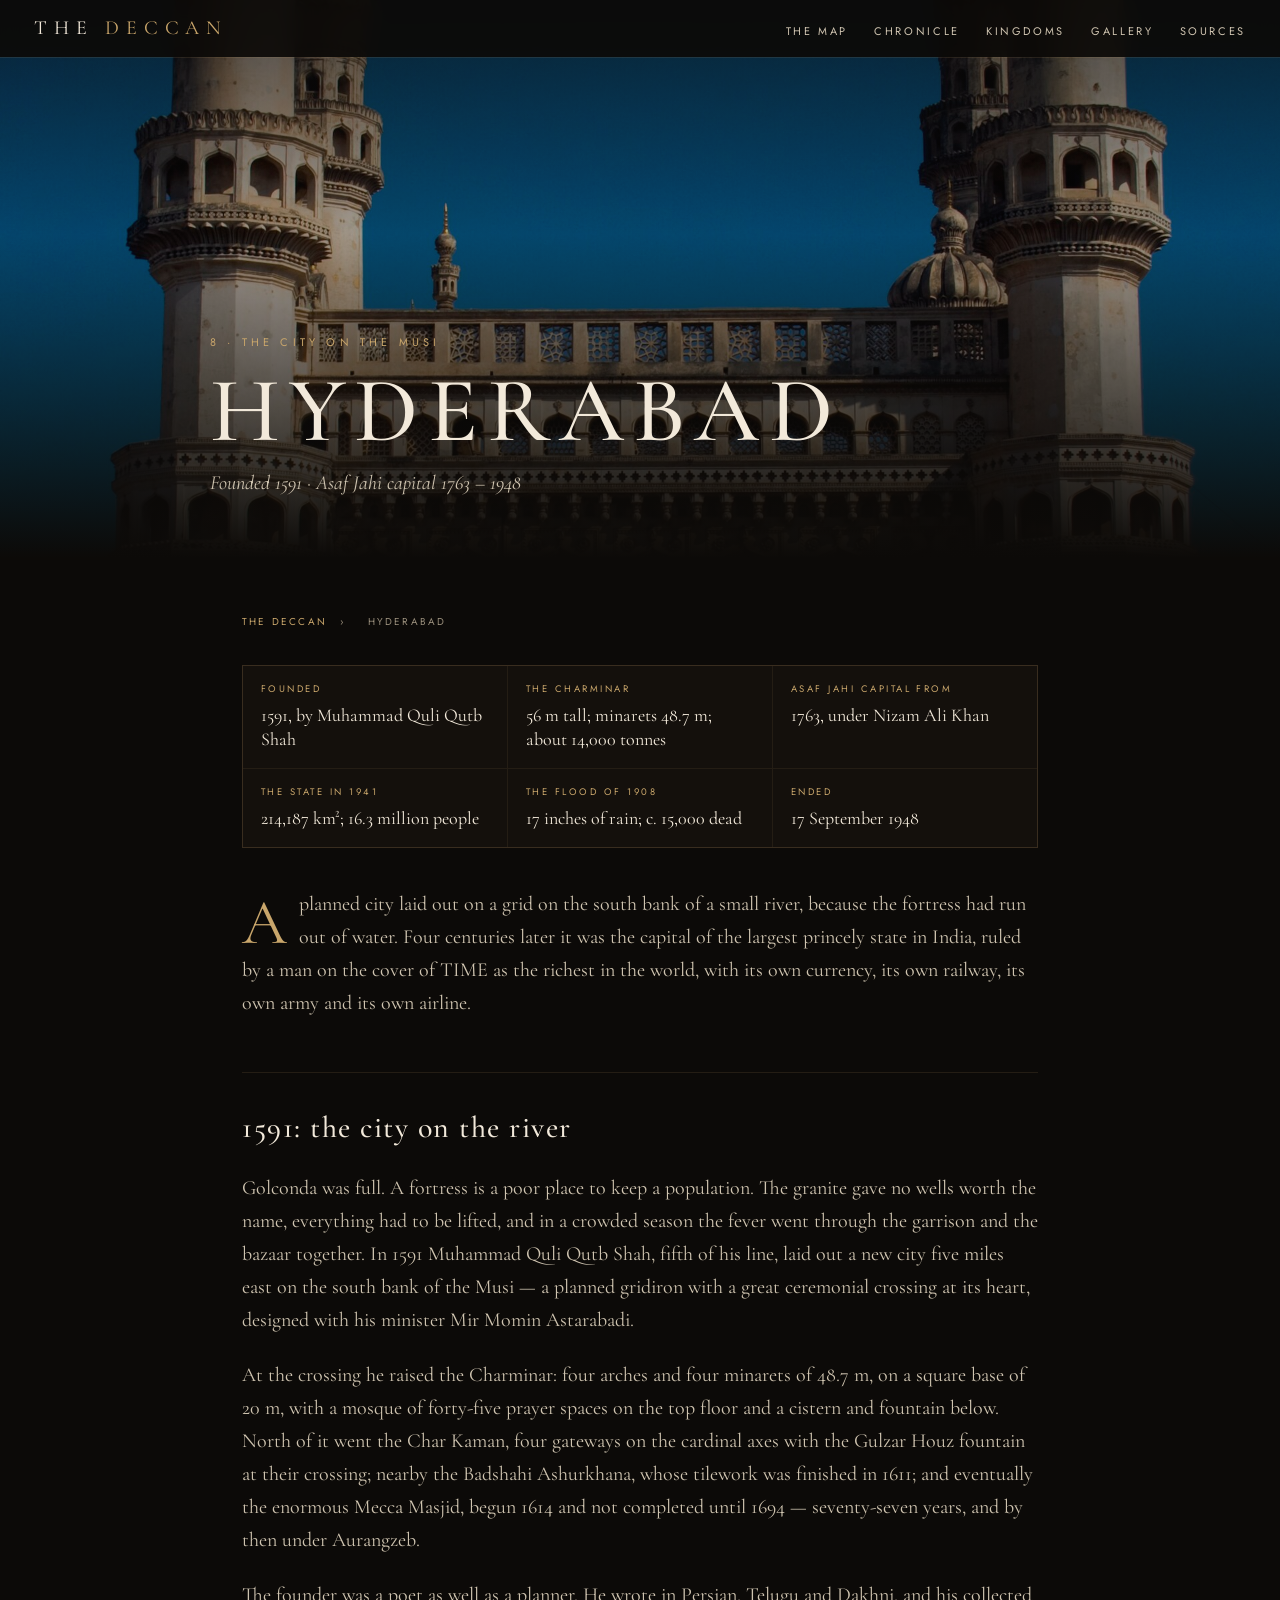
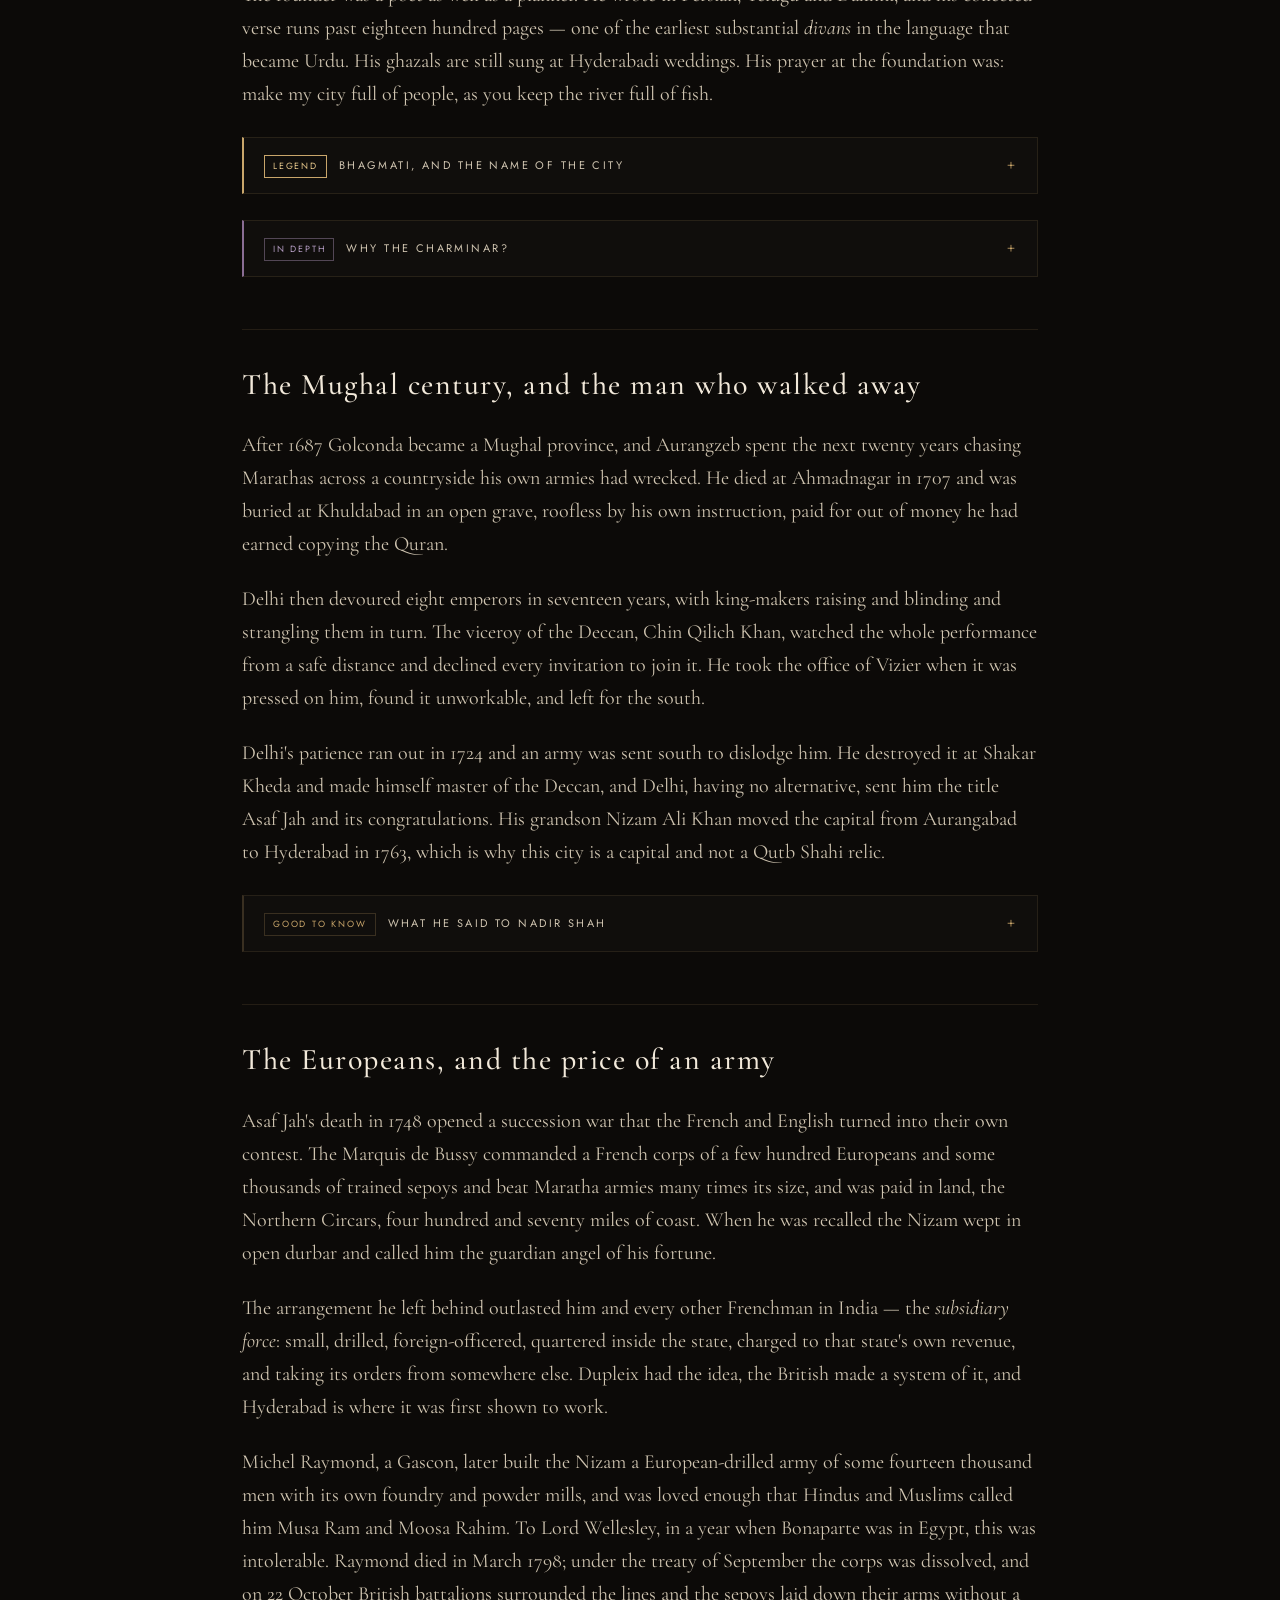
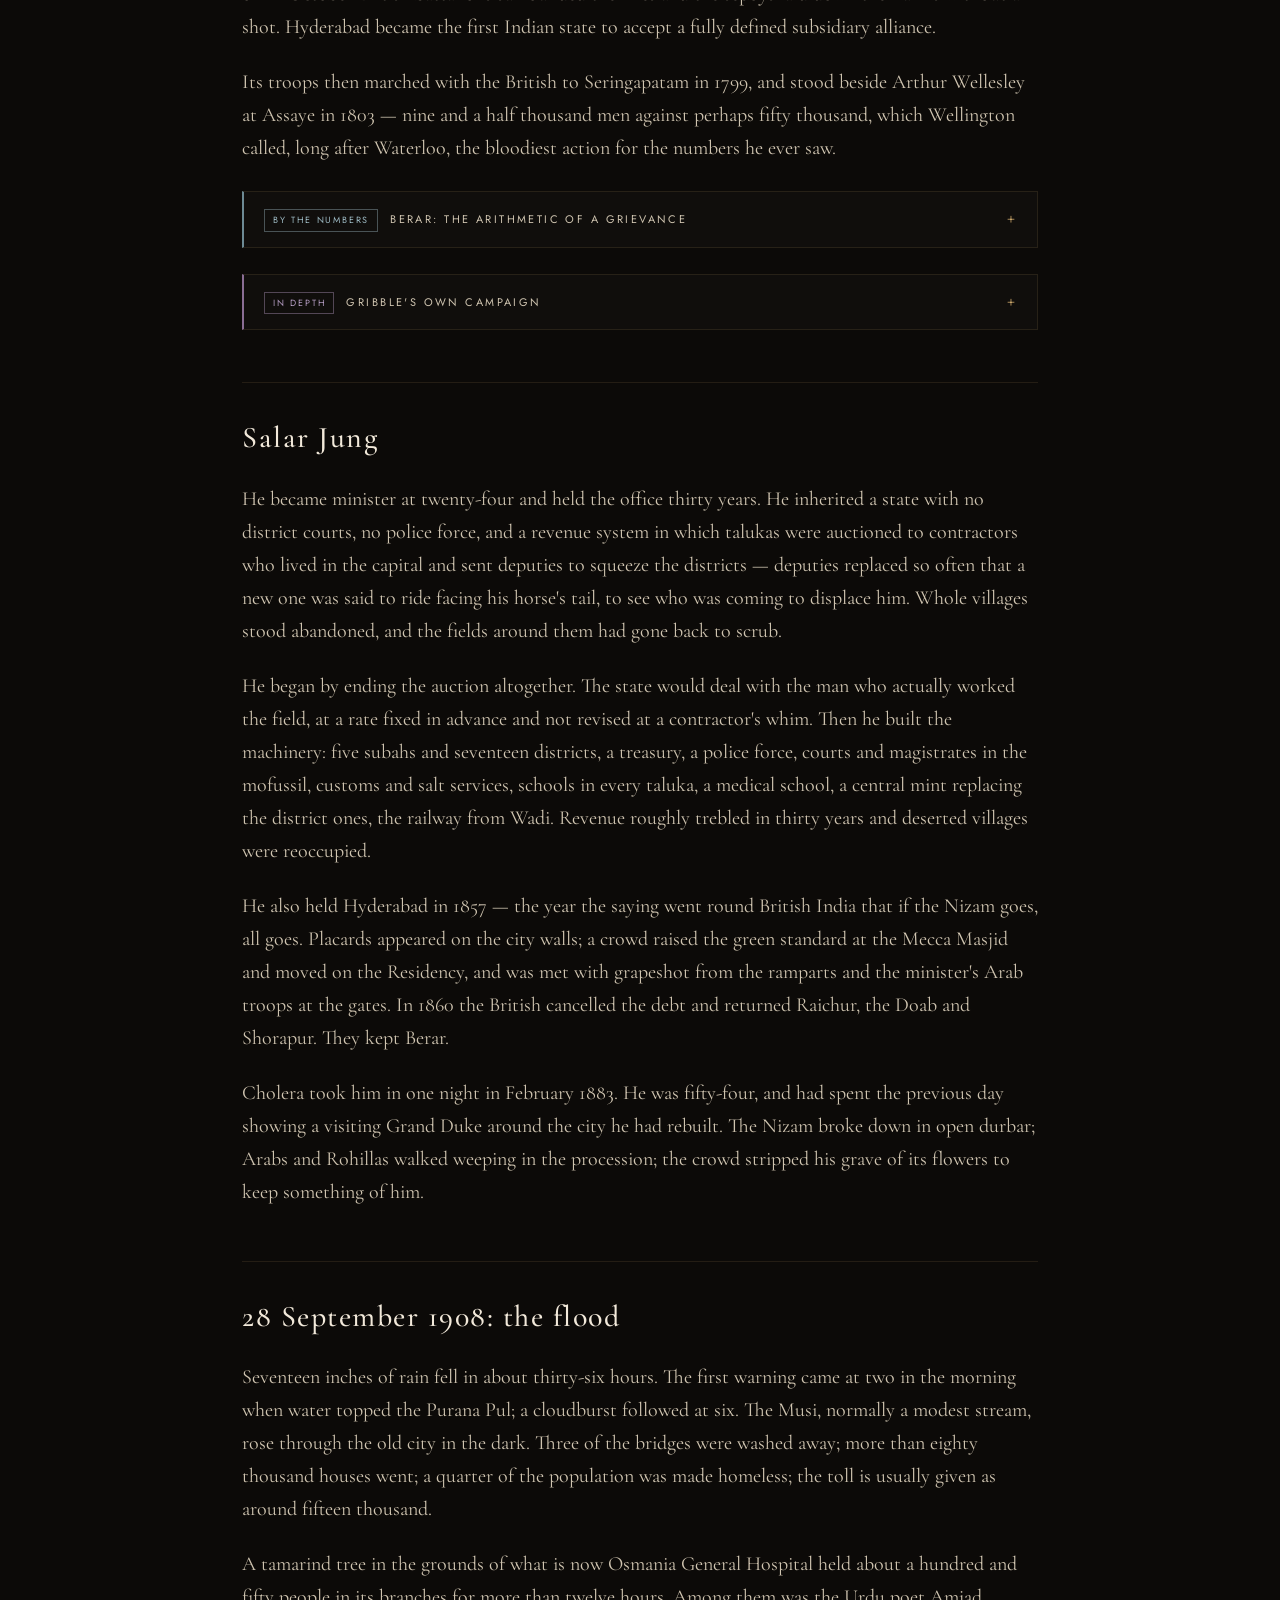
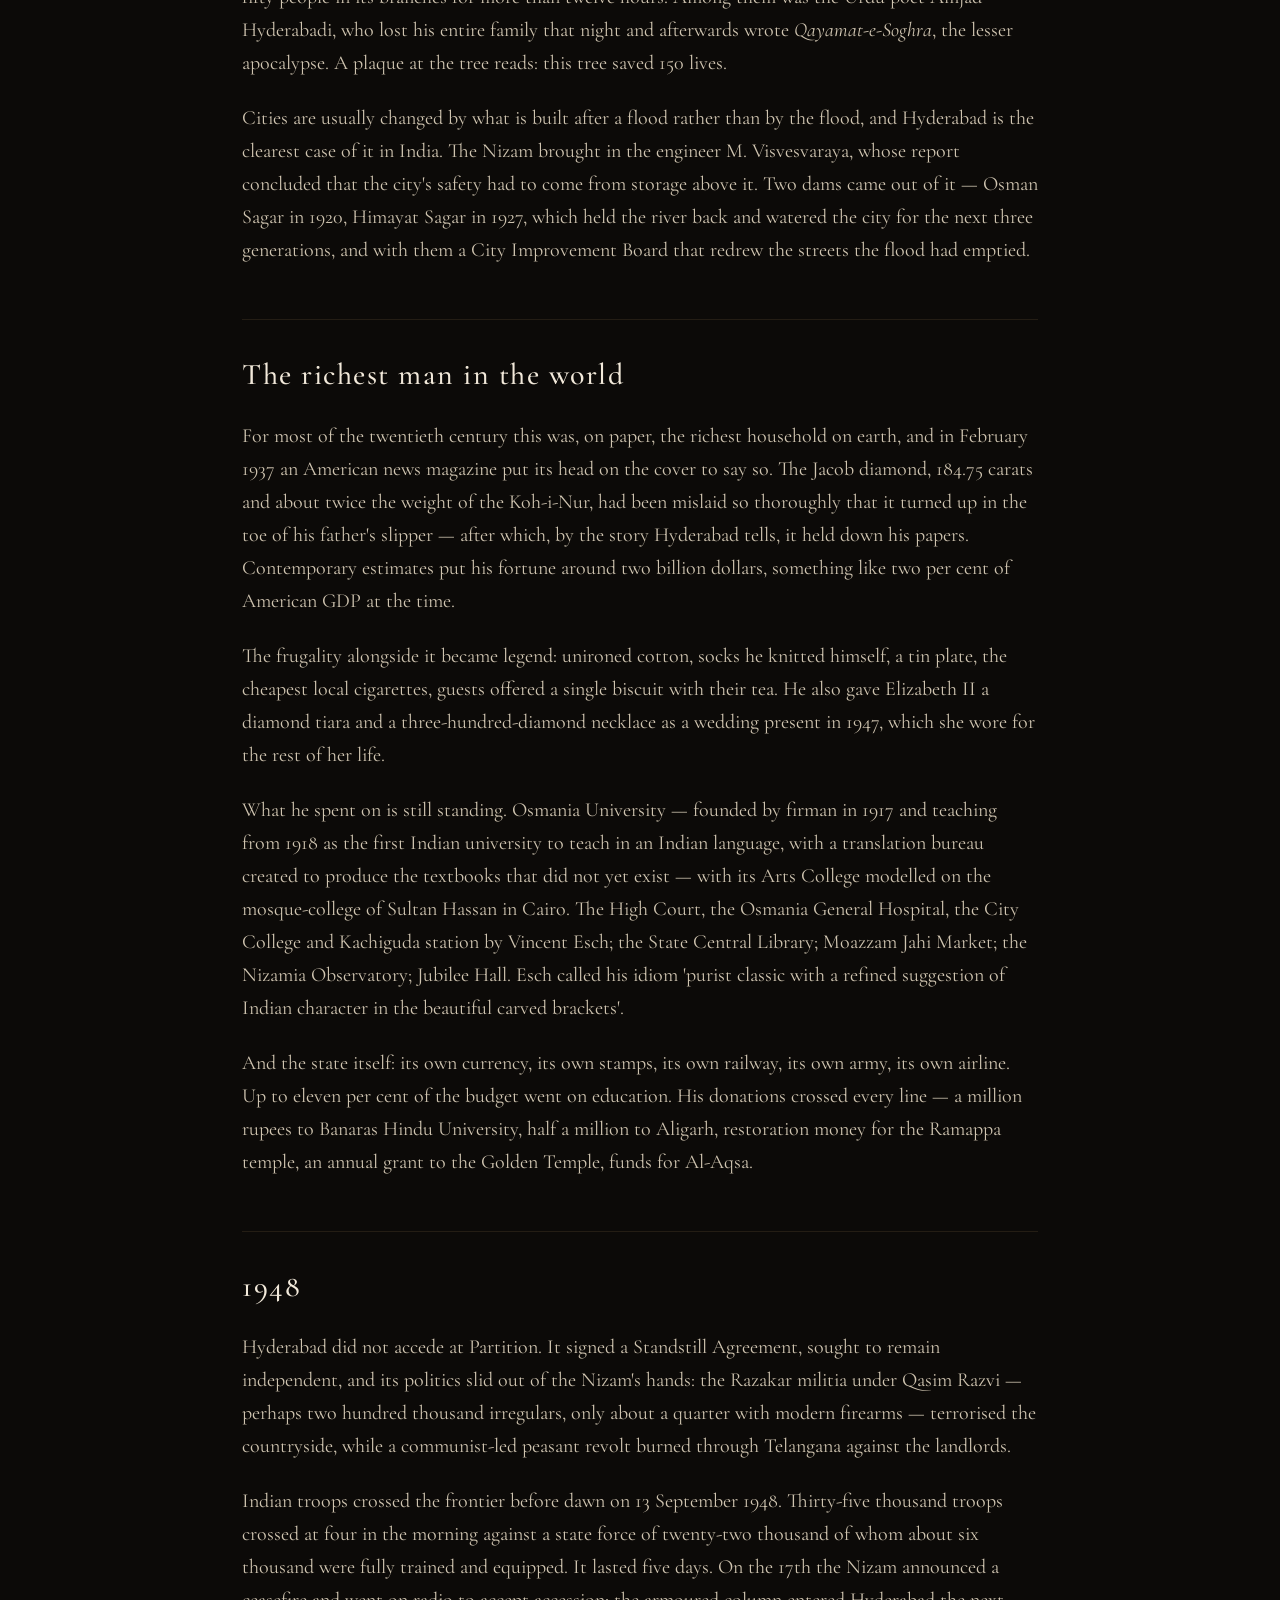
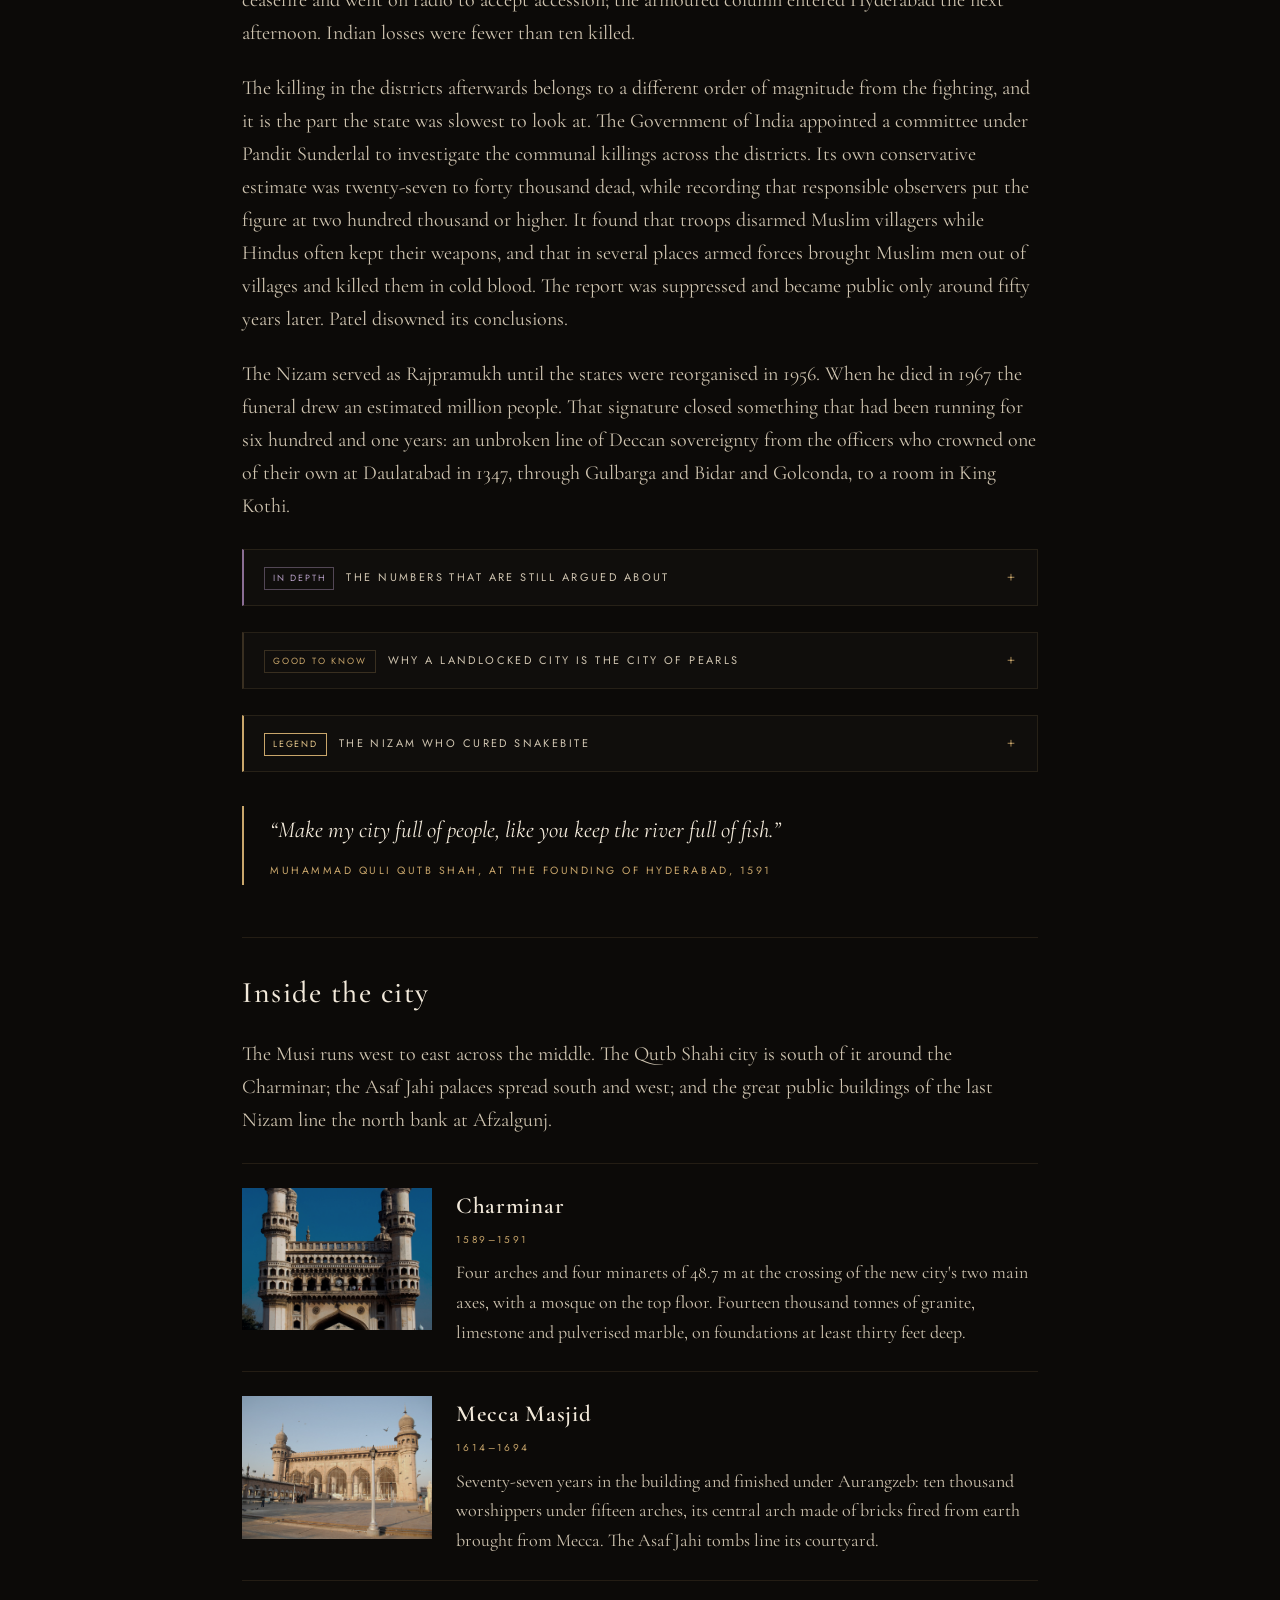
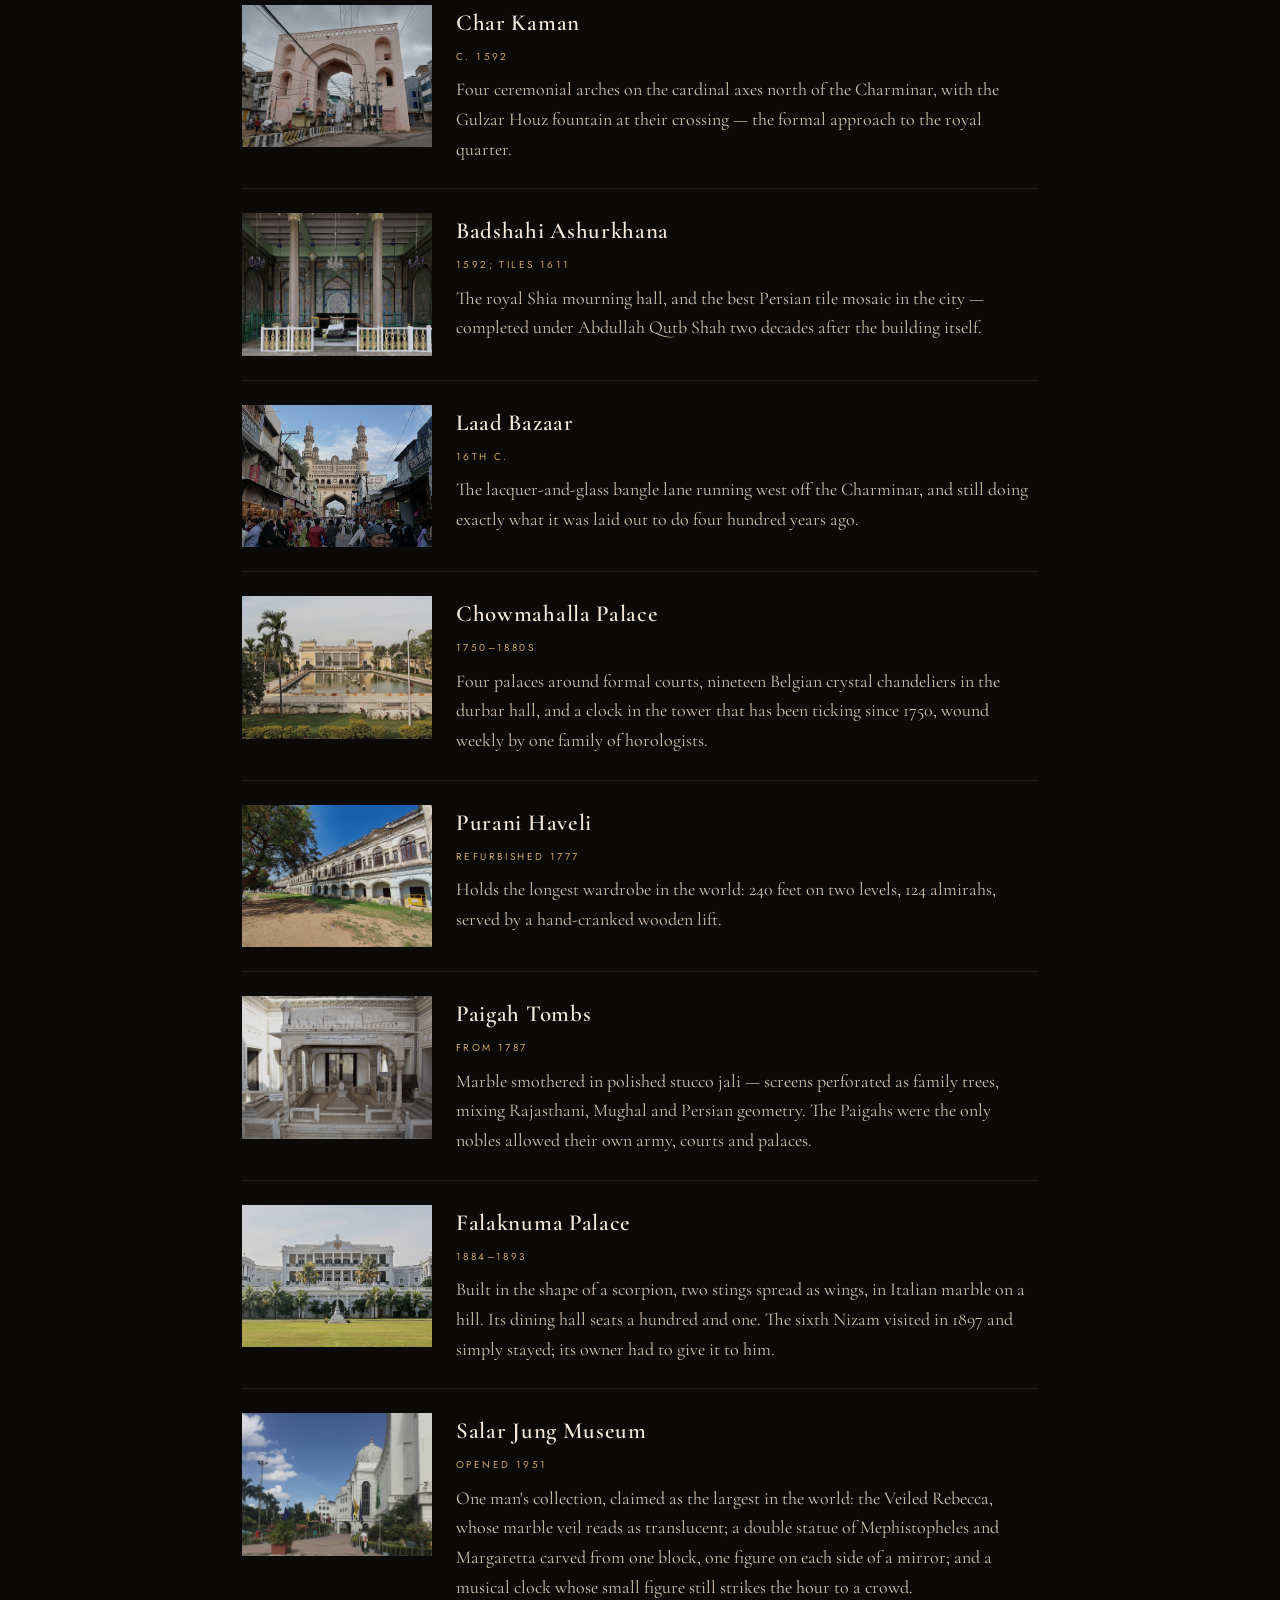
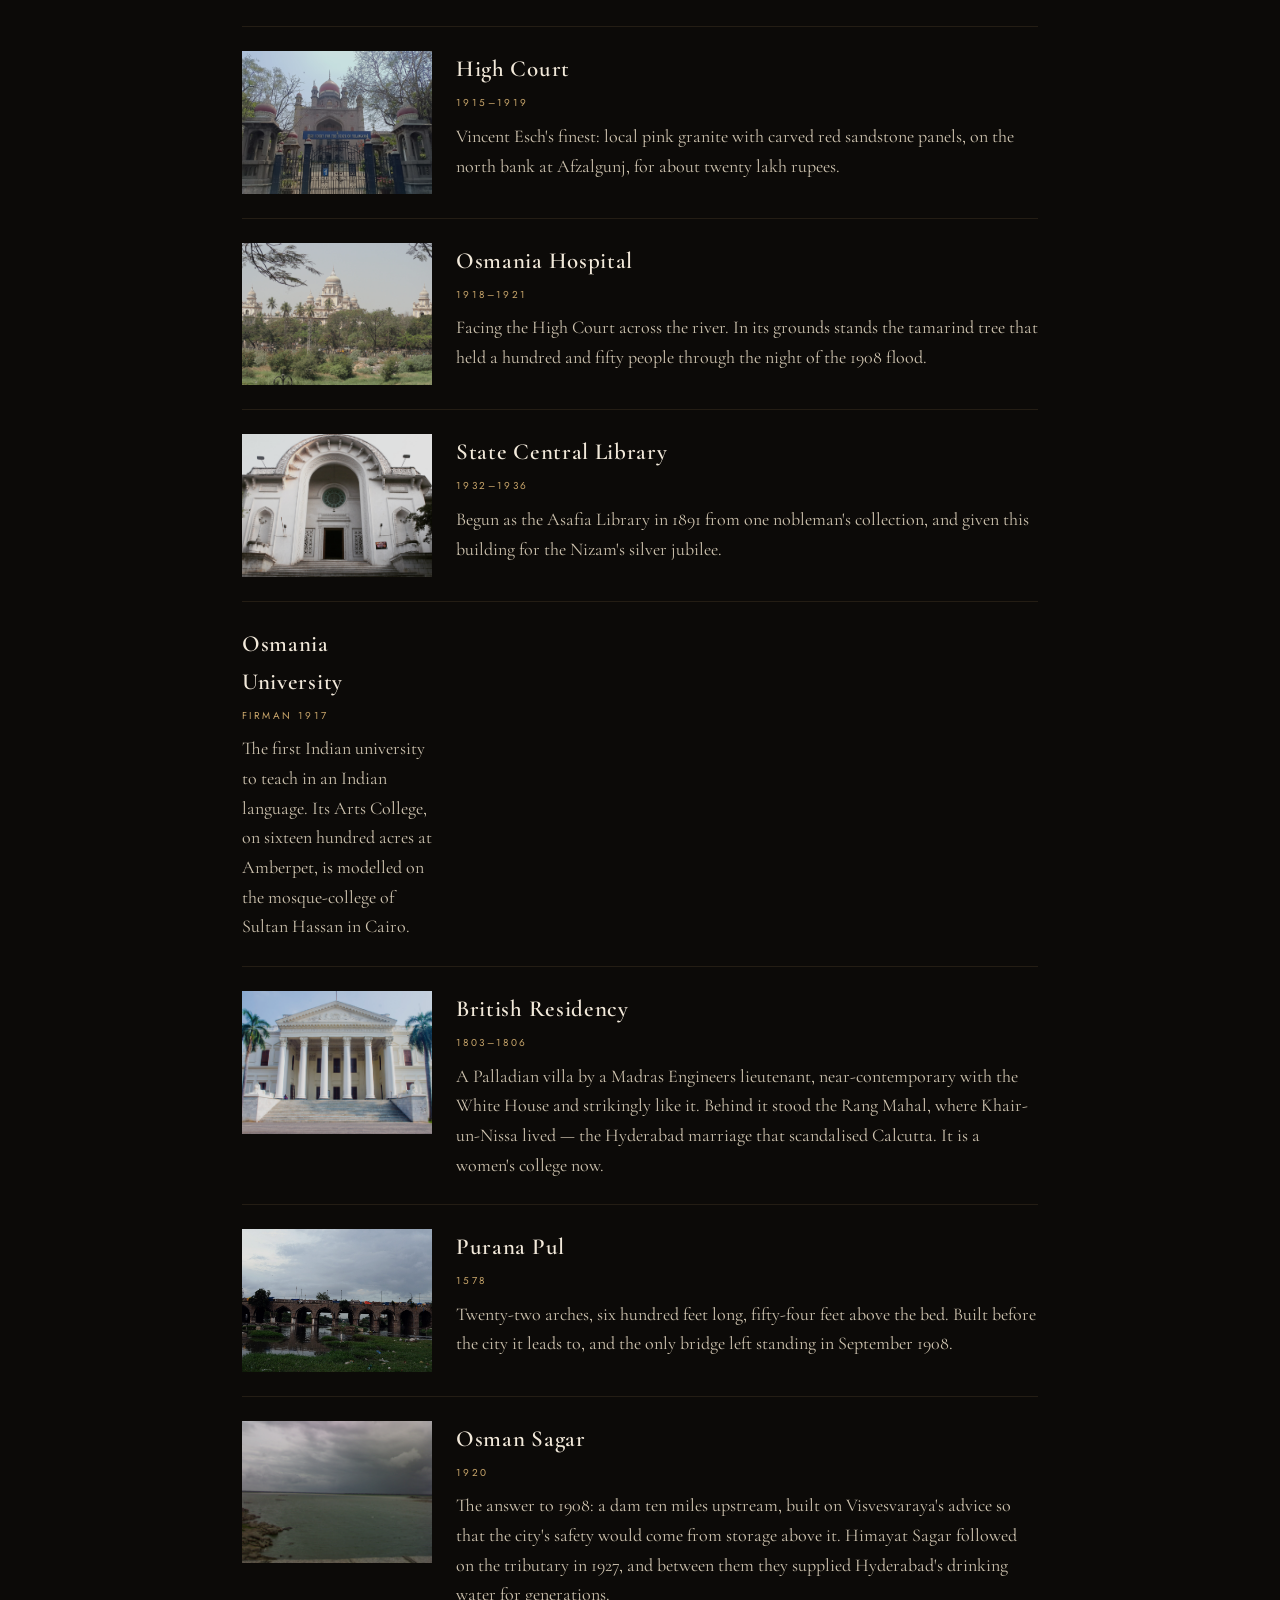
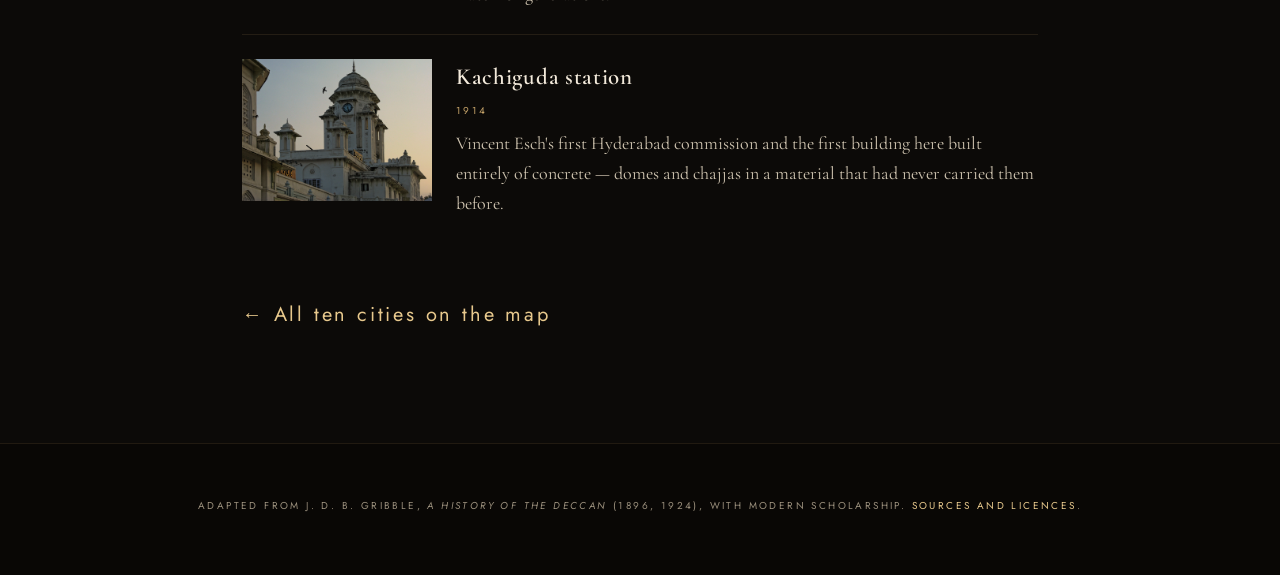
<file: city/hyderabad.html>
<!DOCTYPE html>
<html lang="en">
<head>
<meta charset="UTF-8">
<meta name="viewport" content="width=device-width, initial-scale=1.0">
<title>Hyderabad — The city on the Musi | History of the Deccan</title>
<meta name="description" content="A planned city laid out on a grid on the south bank of a small river, because the fortress had run out of water. Four centuries later it was the capital…">
<link rel="canonical" href="https://the-deccan.vercel.app/city/hyderabad.html">
<meta property="og:type" content="article">
<meta property="og:title" content="Hyderabad — The city on the Musi | History of the Deccan">
<meta property="og:description" content="A planned city laid out on a grid on the south bank of a small river, because the fortress had run out of water. Four centuries later it was the capital…">
<meta property="og:url" content="https://the-deccan.vercel.app/city/hyderabad.html">
<meta property="og:image" content="https://the-deccan.vercel.app/images/charminar.jpg">
<meta property="og:site_name" content="The Deccan">
<meta name="twitter:card" content="summary_large_image">
<meta name="twitter:title" content="Hyderabad — The city on the Musi | History of the Deccan">
<meta name="twitter:description" content="A planned city laid out on a grid on the south bank of a small river, because the fortress had run out of water. Four centuries later it was the capital…">
<meta name="twitter:image" content="https://the-deccan.vercel.app/images/charminar.jpg">
<link rel="preconnect" href="https://fonts.googleapis.com">
<link rel="preconnect" href="https://fonts.gstatic.com" crossorigin>
<link href="https://fonts.googleapis.com/css2?family=Cormorant+Garamond:ital,wght@0,400;0,500;0,600;1,400;1,500&family=Jost:wght@300;400;500&display=swap" rel="stylesheet">
<link rel="stylesheet" href="../css/style.css?v=21">
<link rel="icon" href="data:image/svg+xml,<svg xmlns='http://www.w3.org/2000/svg' viewBox='0 0 100 100'><text y='80' font-size='80'>🕌</text></svg>">
<script type="application/ld+json">{"@context": "https://schema.org", "@type": "Article", "headline": "Hyderabad — The city on the Musi", "description": "A planned city laid out on a grid on the south bank of a small river, because the fortress had run out of water. Four centuries later it was the capital of the largest princely state in India, ruled by a man on the cover of TIME as the richest in the world, with its own currency, its own railway, it", "image": "https://the-deccan.vercel.app/images/charminar.jpg", "mainEntityOfPage": {"@type": "WebPage", "@id": "https://the-deccan.vercel.app/city/hyderabad.html"}, "about": {"@type": "Place", "name": "Hyderabad", "description": "The city on the Musi", "geo": {"@type": "GeoCoordinates", "latitude": 17.3616, "longitude": 78.4747}, "containsPlace": [{"@type": "LandmarksOrHistoricalBuildings", "name": "Charminar", "description": "Four arches and four minarets of 48.7 m at the crossing of the new city's two main axes, with a mosque on the top floor. Fourteen thousand tonnes of granite, limestone and pulverised marble, on foundations at least thirty feet deep."}, {"@type": "LandmarksOrHistoricalBuildings", "name": "Mecca Masjid", "description": "Seventy-seven years in the building and finished under Aurangzeb: ten thousand worshippers under fifteen arches, its central arch made of bricks fired from earth brought from Mecca. The Asaf Jahi tombs line its courtyard."}, {"@type": "LandmarksOrHistoricalBuildings", "name": "Char Kaman", "description": "Four ceremonial arches on the cardinal axes north of the Charminar, with the Gulzar Houz fountain at their crossing — the formal approach to the royal quarter."}, {"@type": "LandmarksOrHistoricalBuildings", "name": "Badshahi Ashurkhana", "description": "The royal Shia mourning hall, and the best Persian tile mosaic in the city — completed under Abdullah Qutb Shah two decades after the building itself."}, {"@type": "LandmarksOrHistoricalBuildings", "name": "Laad Bazaar", "description": "The lacquer-and-glass bangle lane running west off the Charminar, and still doing exactly what it was laid out to do four hundred years ago."}, {"@type": "LandmarksOrHistoricalBuildings", "name": "Chowmahalla Palace", "description": "Four palaces around formal courts, nineteen Belgian crystal chandeliers in the durbar hall, and a clock in the tower that has been ticking since 1750, wound weekly by one family of horologists."}, {"@type": "LandmarksOrHistoricalBuildings", "name": "Purani Haveli", "description": "Holds the longest wardrobe in the world: 240 feet on two levels, 124 almirahs, served by a hand-cranked wooden lift."}, {"@type": "LandmarksOrHistoricalBuildings", "name": "Paigah Tombs", "description": "Marble smothered in polished stucco jali — screens perforated as family trees, mixing Rajasthani, Mughal and Persian geometry. The Paigahs were the only nobles allowed their own army, courts and palaces."}, {"@type": "LandmarksOrHistoricalBuildings", "name": "Falaknuma Palace", "description": "Built in the shape of a scorpion, two stings spread as wings, in Italian marble on a hill. Its dining hall seats a hundred and one. The sixth Nizam visited in 1897 and simply stayed; its owner had to give it to him."}, {"@type": "LandmarksOrHistoricalBuildings", "name": "Salar Jung Museum", "description": "One man's collection, claimed as the largest in the world: the Veiled Rebecca, whose marble veil reads as translucent; a double statue of Mephistopheles and Margaretta carved from one block, one figure on each side of a mirror; and a musical clock whose small figure still strikes the hour to a crowd"}, {"@type": "LandmarksOrHistoricalBuildings", "name": "High Court", "description": "Vincent Esch's finest: local pink granite with carved red sandstone panels, on the north bank at Afzalgunj, for about twenty lakh rupees."}, {"@type": "LandmarksOrHistoricalBuildings", "name": "Osmania Hospital", "description": "Facing the High Court across the river. In its grounds stands the tamarind tree that held a hundred and fifty people through the night of the 1908 flood."}, {"@type": "LandmarksOrHistoricalBuildings", "name": "State Central Library", "description": "Begun as the Asafia Library in 1891 from one nobleman's collection, and given this building for the Nizam's silver jubilee."}, {"@type": "LandmarksOrHistoricalBuildings", "name": "Osmania University", "description": "The first Indian university to teach in an Indian language. Its Arts College, on sixteen hundred acres at Amberpet, is modelled on the mosque-college of Sultan Hassan in Cairo."}, {"@type": "LandmarksOrHistoricalBuildings", "name": "British Residency", "description": "A Palladian villa by a Madras Engineers lieutenant, near-contemporary with the White House and strikingly like it. Behind it stood the Rang Mahal, where Khair-un-Nissa lived — the Hyderabad marriage that scandalised Calcutta. It is a women's college now."}, {"@type": "LandmarksOrHistoricalBuildings", "name": "Purana Pul", "description": "Twenty-two arches, six hundred feet long, fifty-four feet above the bed. Built before the city it leads to, and the only bridge left standing in September 1908."}, {"@type": "LandmarksOrHistoricalBuildings", "name": "Osman Sagar", "description": "The answer to 1908: a dam ten miles upstream, built on Visvesvaraya's advice so that the city's safety would come from storage above it. Himayat Sagar followed on the tributary in 1927, and between them they supplied Hyderabad's drinking water for generations."}, {"@type": "LandmarksOrHistoricalBuildings", "name": "Kachiguda station", "description": "Vincent Esch's first Hyderabad commission and the first building here built entirely of concrete — domes and chajjas in a material that had never carried them before."}]}, "isPartOf": {"@type": "WebSite", "name": "The Deccan", "url": "https://the-deccan.vercel.app"}, "author": {"@type": "Person", "name": "J. D. B. Gribble", "description": "A History of the Deccan (1896, 1924), adapted"}, "inLanguage": "en"}</script>
<script async src="https://www.googletagmanager.com/gtag/js?id=G-82EEHRXEMX"></script>
<script>
  window.dataLayer = window.dataLayer || [];
  function gtag(){dataLayer.push(arguments);}
  gtag('js', new Date());
  gtag('config', 'G-82EEHRXEMX', { anonymize_ip: true });
</script>
</head>
<body class="city-page">

<nav class="nav scrolled">
  <a class="brand" href="../index.html">The <span>Deccan</span></a>
  <ul>
    <li><a href="../index.html#map">The Map</a></li>
    <li><a href="../index.html#chronicle">Chronicle</a></li>
    <li><a href="../index.html#kingdoms">Kingdoms</a></li>
    <li><a href="../index.html#gallery">Gallery</a></li>
    <li><a href="../index.html#sources">Sources</a></li>
  </ul>
</nav>

<header class="city-hero" style="background-image:url('../images/charminar.jpg')">
  <div class="city-hero-veil"></div>
  <div class="inner">
    <p class="kicker">8 · The city on the Musi</p>
    <h1>Hyderabad</h1>
    <p class="era">Founded 1591 · Asaf Jahi capital 1763 – 1948</p>
  </div>
</header>

<main class="wrap-narrow city-body">
<nav class="crumbs" aria-label="Breadcrumb">
  <a href="../index.html">The Deccan</a> <span>›</span> <span>Hyderabad</span>
</nav>
<dl class="glance"><div><dt>Founded</dt><dd>1591, by Muhammad Quli Qutb Shah</dd></div><div><dt>The Charminar</dt><dd>56 m tall; minarets 48.7 m; about 14,000 tonnes</dd></div><div><dt>Asaf Jahi capital from</dt><dd>1763, under Nizam Ali Khan</dd></div><div><dt>The state in 1941</dt><dd>214,187 km²; 16.3 million people</dd></div><div><dt>The flood of 1908</dt><dd>17 inches of rain; c. 15,000 dead</dd></div><div><dt>Ended</dt><dd>17 September 1948</dd></div></dl>
<p class="lede-in">A planned city laid out on a grid on the south bank of a small river, because the fortress had run out of water. Four centuries later it was the capital of the largest princely state in India, ruled by a man on the cover of TIME as the richest in the world, with its own currency, its own railway, its own army and its own airline.</p>
<h2 class="ov-h">1591: the city on the river</h2>
<p>Golconda was full. A fortress is a poor place to keep a population. The granite gave no wells worth the name, everything had to be lifted, and in a crowded season the fever went through the garrison and the bazaar together. In 1591 Muhammad Quli Qutb Shah, fifth of his line, laid out a new city five miles east on the south bank of the Musi — a planned gridiron with a great ceremonial crossing at its heart, designed with his minister Mir Momin Astarabadi.</p>
<p>At the crossing he raised the Charminar: four arches and four minarets of 48.7 m, on a square base of 20 m, with a mosque of forty-five prayer spaces on the top floor and a cistern and fountain below. North of it went the Char Kaman, four gateways on the cardinal axes with the Gulzar Houz fountain at their crossing; nearby the Badshahi Ashurkhana, whose tilework was finished in 1611; and eventually the enormous Mecca Masjid, begun 1614 and not completed until 1694 — seventy-seven years, and by then under Aurangzeb.</p>
<p>The founder was a poet as well as a planner. He wrote in Persian, Telugu and Dakhni, and his collected verse runs past eighteen hundred pages — one of the earliest substantial <em>divans</em> in the language that became Urdu. His ghazals are still sung at Hyderabadi weddings. His prayer at the foundation was: make my city full of people, as you keep the river full of fish.</p>
<details class="box legend"><summary><span class="tag">Legend</span><span>Bhagmati, and the name of the city</span></summary><div class="box-body"><p>Everyone in Hyderabad knows the story: the young prince rode nightly across the Musi to the village of Chichlam to see a dancer named Bhagmati, the Purana Pul of 1578 built for those crossings, and when he became king he built the city for her and called it Bhagnagar, renaming it Hyderabad after she took the title Hyder Mahal.</p><p>Scholars split three ways. Some hold she never existed: there are no manuscripts, miniatures, inscriptions, coins or graves of the period attributable to her, and a favourite queen would have had a grand tomb, which does not exist. Others accept her but derive Bhagnagar from <em>bhag</em> or <em>bhagya</em> — garden, or good fortune. Others tell it as it is told.</p><p>The rival explanation of the present name is simply pious: <em>Haydar</em> is a title of Ali, making Hyderabad the lion's city. Both stories are still told, often in the same breath.</p></div></details>
<details class="box deep"><summary><span class="tag">In depth</span><span>Why the Charminar?</span></summary><div class="box-body"><p>The Archaeological Survey states that it is widely accepted the monument commemorates the end of a plague — that the sultan prayed for deliverance and built where he prayed.</p><p>The competing reading makes it the ceremonial centrepiece of a planned city, marking the crossing of its two principal axes. A third ties it to the turn of the Islamic millennium, 1000 AH.</p><p>All three may be true at once. It would not be the only monument in this history that was town planning and prayer in the same act. A minaret was struck by lightning in 1670 and repaired for about 58,000 rupees; the clock faces went up in 1889.</p></div></details>
<h2 class="ov-h">The Mughal century, and the man who walked away</h2>
<p>After 1687 Golconda became a Mughal province, and Aurangzeb spent the next twenty years chasing Marathas across a countryside his own armies had wrecked. He died at Ahmadnagar in 1707 and was buried at Khuldabad in an open grave, roofless by his own instruction, paid for out of money he had earned copying the Quran.</p>
<p>Delhi then devoured eight emperors in seventeen years, with king-makers raising and blinding and strangling them in turn. The viceroy of the Deccan, Chin Qilich Khan, watched the whole performance from a safe distance and declined every invitation to join it. He took the office of Vizier when it was pressed on him, found it unworkable, and left for the south.</p>
<p>Delhi's patience ran out in 1724 and an army was sent south to dislodge him. He destroyed it at Shakar Kheda and made himself master of the Deccan, and Delhi, having no alternative, sent him the title Asaf Jah and its congratulations. His grandson Nizam Ali Khan moved the capital from Aurangabad to Hyderabad in 1763, which is why this city is a capital and not a Qutb Shahi relic.</p>
<details class="box know"><summary><span class="tag">Good to know</span><span>What he said to Nadir Shah</span></summary><div class="box-body"><p>In 1739 the Persian conqueror Nadir Shah sacked Delhi and ordered a massacre in its streets. Asaf Jah is reported to have gone to him and said: you have taken thousands of lives; if you wish to continue, bring the dead back to life and kill them again.</p><p>The massacre was stopped. His judgement about his own neighbours was equally unsentimental — the ruler of the Deccan who wants safety and prosperity, he wrote, must have peace with the Marathas, who are the landholders of this region.</p></div></details>
<h2 class="ov-h">The Europeans, and the price of an army</h2>
<p>Asaf Jah's death in 1748 opened a succession war that the French and English turned into their own contest. The Marquis de Bussy commanded a French corps of a few hundred Europeans and some thousands of trained sepoys and beat Maratha armies many times its size, and was paid in land, the Northern Circars, four hundred and seventy miles of coast. When he was recalled the Nizam wept in open durbar and called him the guardian angel of his fortune.</p>
<p>The arrangement he left behind outlasted him and every other Frenchman in India — the <em>subsidiary force</em>: small, drilled, foreign-officered, quartered inside the state, charged to that state's own revenue, and taking its orders from somewhere else. Dupleix had the idea, the British made a system of it, and Hyderabad is where it was first shown to work.</p>
<p>Michel Raymond, a Gascon, later built the Nizam a European-drilled army of some fourteen thousand men with its own foundry and powder mills, and was loved enough that Hindus and Muslims called him Musa Ram and Moosa Rahim. To Lord Wellesley, in a year when Bonaparte was in Egypt, this was intolerable. Raymond died in March 1798; under the treaty of September the corps was dissolved, and on 22 October British battalions surrounded the lines and the sepoys laid down their arms without a shot. Hyderabad became the first Indian state to accept a fully defined subsidiary alliance.</p>
<p>Its troops then marched with the British to Seringapatam in 1799, and stood beside Arthur Wellesley at Assaye in 1803 — nine and a half thousand men against perhaps fifty thousand, which Wellington called, long after Waterloo, the bloodiest action for the numbers he ever saw.</p>
<details class="box numbers"><summary><span class="tag">By the numbers</span><span>Berar: the arithmetic of a grievance</span></summary><div class="box-body"><table><tr><td>Contingent cost</td><td>About ₹40 lakh a year — roughly a third of state revenue</td></tr><tr><td>What the treaty required</td><td>15,000 troops <i>in war</i> — not a standing force in peace</td></tr><tr><td>Cost once the British ran it</td><td>About ₹24 lakh, with no loss of efficiency</td></tr><tr><td>Cantonment excise withheld</td><td>About ₹1 lakh a year, for 41 years</td></tr><tr><td>Assigned as security</td><td>1853, under an ultimatum from Dalhousie</td></tr><tr><td>Leased in perpetuity</td><td>5 November 1902, at 25 lakh a year</td></tr><tr><td>Returned</td><td>Never</td></tr></table></div></details>
<details class="box deep"><summary><span class="tag">In depth</span><span>Gribble's own campaign</span></summary><div class="box-body"><p>The author of the history this site is built on spent a decade on the Berar question. His articles in <em>The Pioneer</em> and the <em>Nineteenth Century</em> put it before the British public and led eventually to a debate in Parliament.</p><p>His case was that the debt Berar had been taken to secure was largely fictitious: the British had for forty years pocketed the excise revenue of the Secunderabad and Jalna cantonments, money later admitted to be the Nizam's, which over that period roughly equalled the sum claimed. The Resident of the day, Colonel Davidson, wrote that if the two governments' accounts had been dealt with impartially, 'we had no just claim on the Nizam'.</p><p>Volume II of Gribble's history breaks off unfinished in the middle of that argument. He died before he could complete the chapter.</p></div></details>
<h2 class="ov-h">Salar Jung</h2>
<p>He became minister at twenty-four and held the office thirty years. He inherited a state with no district courts, no police force, and a revenue system in which talukas were auctioned to contractors who lived in the capital and sent deputies to squeeze the districts — deputies replaced so often that a new one was said to ride facing his horse's tail, to see who was coming to displace him. Whole villages stood abandoned, and the fields around them had gone back to scrub.</p>
<p>He began by ending the auction altogether. The state would deal with the man who actually worked the field, at a rate fixed in advance and not revised at a contractor's whim. Then he built the machinery: five subahs and seventeen districts, a treasury, a police force, courts and magistrates in the mofussil, customs and salt services, schools in every taluka, a medical school, a central mint replacing the district ones, the railway from Wadi. Revenue roughly trebled in thirty years and deserted villages were reoccupied.</p>
<p>He also held Hyderabad in 1857 — the year the saying went round British India that if the Nizam goes, all goes. Placards appeared on the city walls; a crowd raised the green standard at the Mecca Masjid and moved on the Residency, and was met with grapeshot from the ramparts and the minister's Arab troops at the gates. In 1860 the British cancelled the debt and returned Raichur, the Doab and Shorapur. They kept Berar.</p>
<p>Cholera took him in one night in February 1883. He was fifty-four, and had spent the previous day showing a visiting Grand Duke around the city he had rebuilt. The Nizam broke down in open durbar; Arabs and Rohillas walked weeping in the procession; the crowd stripped his grave of its flowers to keep something of him.</p>
<h2 class="ov-h">28 September 1908: the flood</h2>
<p>Seventeen inches of rain fell in about thirty-six hours. The first warning came at two in the morning when water topped the Purana Pul; a cloudburst followed at six. The Musi, normally a modest stream, rose through the old city in the dark. Three of the bridges were washed away; more than eighty thousand houses went; a quarter of the population was made homeless; the toll is usually given as around fifteen thousand.</p>
<p>A tamarind tree in the grounds of what is now Osmania General Hospital held about a hundred and fifty people in its branches for more than twelve hours. Among them was the Urdu poet Amjad Hyderabadi, who lost his entire family that night and afterwards wrote <em>Qayamat-e-Soghra</em>, the lesser apocalypse. A plaque at the tree reads: this tree saved 150 lives.</p>
<p>Cities are usually changed by what is built after a flood rather than by the flood, and Hyderabad is the clearest case of it in India. The Nizam brought in the engineer M. Visvesvaraya, whose report concluded that the city's safety had to come from storage above it. Two dams came out of it — Osman Sagar in 1920, Himayat Sagar in 1927, which held the river back and watered the city for the next three generations, and with them a City Improvement Board that redrew the streets the flood had emptied.</p>
<h2 class="ov-h">The richest man in the world</h2>
<p>For most of the twentieth century this was, on paper, the richest household on earth, and in February 1937 an American news magazine put its head on the cover to say so. The Jacob diamond, 184.75 carats and about twice the weight of the Koh-i-Nur, had been mislaid so thoroughly that it turned up in the toe of his father's slipper — after which, by the story Hyderabad tells, it held down his papers. Contemporary estimates put his fortune around two billion dollars, something like two per cent of American GDP at the time.</p>
<p>The frugality alongside it became legend: unironed cotton, socks he knitted himself, a tin plate, the cheapest local cigarettes, guests offered a single biscuit with their tea. He also gave Elizabeth II a diamond tiara and a three-hundred-diamond necklace as a wedding present in 1947, which she wore for the rest of her life.</p>
<p>What he spent on is still standing. Osmania University — founded by firman in 1917 and teaching from 1918 as the first Indian university to teach in an Indian language, with a translation bureau created to produce the textbooks that did not yet exist — with its Arts College modelled on the mosque-college of Sultan Hassan in Cairo. The High Court, the Osmania General Hospital, the City College and Kachiguda station by Vincent Esch; the State Central Library; Moazzam Jahi Market; the Nizamia Observatory; Jubilee Hall. Esch called his idiom 'purist classic with a refined suggestion of Indian character in the beautiful carved brackets'.</p>
<p>And the state itself: its own currency, its own stamps, its own railway, its own army, its own airline. Up to eleven per cent of the budget went on education. His donations crossed every line — a million rupees to Banaras Hindu University, half a million to Aligarh, restoration money for the Ramappa temple, an annual grant to the Golden Temple, funds for Al-Aqsa.</p>
<h2 class="ov-h">1948</h2>
<p>Hyderabad did not accede at Partition. It signed a Standstill Agreement, sought to remain independent, and its politics slid out of the Nizam's hands: the Razakar militia under Qasim Razvi — perhaps two hundred thousand irregulars, only about a quarter with modern firearms — terrorised the countryside, while a communist-led peasant revolt burned through Telangana against the landlords.</p>
<p>Indian troops crossed the frontier before dawn on 13 September 1948. Thirty-five thousand troops crossed at four in the morning against a state force of twenty-two thousand of whom about six thousand were fully trained and equipped. It lasted five days. On the 17th the Nizam announced a ceasefire and went on radio to accept accession; the armoured column entered Hyderabad the next afternoon. Indian losses were fewer than ten killed.</p>
<p>The killing in the districts afterwards belongs to a different order of magnitude from the fighting, and it is the part the state was slowest to look at. The Government of India appointed a committee under Pandit Sunderlal to investigate the communal killings across the districts. Its own conservative estimate was twenty-seven to forty thousand dead, while recording that responsible observers put the figure at two hundred thousand or higher. It found that troops disarmed Muslim villagers while Hindus often kept their weapons, and that in several places armed forces brought Muslim men out of villages and killed them in cold blood. The report was suppressed and became public only around fifty years later. Patel disowned its conclusions.</p>
<p>The Nizam served as Rajpramukh until the states were reorganised in 1956. When he died in 1967 the funeral drew an estimated million people. That signature closed something that had been running for six hundred and one years: an unbroken line of Deccan sovereignty from the officers who crowned one of their own at Daulatabad in 1347, through Gulbarga and Bidar and Golconda, to a room in King Kothi.</p>
<details class="box deep"><summary><span class="tag">In depth</span><span>The numbers that are still argued about</span></summary><div class="box-body"><ul><li><b>1948 civilian deaths:</b> 27,000–40,000 by the Sunderlal committee's own conservative estimate; 200,000 or higher according to the 'responsible observers' the same report cites. It remains one of the least-taught episodes in modern Indian history.</li><li><b>The 1908 flood:</b> about 15,000 is standard, but a figure of 50,000 appears in some of the same sources.</li><li><b>The last Nizam's wealth:</b> about US$2 billion contemporary — against press figures of $230 billion, which are inflation-adjusted guesswork.</li><li><b>The Nizam's jewels:</b> bought by the Government of India in 1995 for ₹218 crore, a figure often misreported as ₹71 crore. They include nearly 2,000 carats of emeralds, over 40,000 chows of pearls, and the Jacob diamond.</li></ul></div></details>
<details class="box know"><summary><span class="tag">Good to know</span><span>Why a landlocked city is the City of Pearls</span></summary><div class="box-body"><p>No oyster has ever been within four hundred kilometres of Hyderabad. What the city does is the rest of the trade: sorting, drilling, stringing and polishing, on stones brought by Arab routes from Bahrain and Basra, under Qutb Shahi and then Asaf Jahi patronage — a business over four centuries old.</p><p>The village of Chandanpet outside the city is given over almost entirely to pearl drilling. The last Nizam's own collection was heavy in Basra pearls.</p><p>The same logic runs through the city's other imports. Haleem arrived with the Hadhrami Arab soldiers the Nizams recruited from Yemen, who settled at Barkas; it started as the Arabic <em>harees</em> and acquired lentils, fried onions and garam masala on the way. It now holds a GI tag with a defined meat-to-wheat ratio.</p></div></details>
<details class="box legend"><summary><span class="tag">Legend</span><span>The Nizam who cured snakebite</span></summary><div class="box-body"><p>The sixth Nizam, Mahbub Ali Khan, was believed to hold spiritual power against snakebite, and issued orders that any member of the public who was bitten could approach him directly.</p><p>He was routinely woken in the night to treat them. Whatever one makes of the cure, the standing order is documented, which makes this the rare legend with an administrative record attached.</p></div></details>
<blockquote>&ldquo;Make my city full of people, like you keep the river full of fish.&rdquo;<cite>Muhammad Quli Qutb Shah, at the founding of Hyderabad, 1591</cite></blockquote>
<h2 class="ov-h">Inside the city</h2>
<p class="lede-sm">The Musi runs west to east across the middle. The Qutb Shahi city is south of it around the Charminar; the Asaf Jahi palaces spread south and west; and the great public buildings of the last Nizam line the north bank at Afzalgunj.</p>
<div class="site-list">
<article class="site-entry"><img src="../images/charminar.jpg" alt="Charminar, Hyderabad" loading="lazy"><div><h3>Charminar</h3><p class="date">1589–1591</p><p>Four arches and four minarets of 48.7 m at the crossing of the new city's two main axes, with a mosque on the top floor. Fourteen thousand tonnes of granite, limestone and pulverised marble, on foundations at least thirty feet deep.</p></div></article>
<article class="site-entry"><img src="../images/mecca-masjid.jpg" alt="Mecca Masjid, Hyderabad" loading="lazy"><div><h3>Mecca Masjid</h3><p class="date">1614–1694</p><p>Seventy-seven years in the building and finished under Aurangzeb: ten thousand worshippers under fifteen arches, its central arch made of bricks fired from earth brought from Mecca. The Asaf Jahi tombs line its courtyard.</p></div></article>
<article class="site-entry"><img src="../images/char-kaman.jpg" alt="Char Kaman, Hyderabad" loading="lazy"><div><h3>Char Kaman</h3><p class="date">c. 1592</p><p>Four ceremonial arches on the cardinal axes north of the Charminar, with the Gulzar Houz fountain at their crossing — the formal approach to the royal quarter.</p></div></article>
<article class="site-entry"><img src="../images/badshahi-ashurkhana.jpg" alt="Badshahi Ashurkhana, Hyderabad" loading="lazy"><div><h3>Badshahi Ashurkhana</h3><p class="date">1592; tiles 1611</p><p>The royal Shia mourning hall, and the best Persian tile mosaic in the city — completed under Abdullah Qutb Shah two decades after the building itself.</p></div></article>
<article class="site-entry"><img src="../images/laad-bazaar.jpg" alt="Laad Bazaar, Hyderabad" loading="lazy"><div><h3>Laad Bazaar</h3><p class="date">16th c.</p><p>The lacquer-and-glass bangle lane running west off the Charminar, and still doing exactly what it was laid out to do four hundred years ago.</p></div></article>
<article class="site-entry"><img src="../images/chowmahalla.jpg" alt="Chowmahalla Palace, Hyderabad" loading="lazy"><div><h3>Chowmahalla Palace</h3><p class="date">1750–1880s</p><p>Four palaces around formal courts, nineteen Belgian crystal chandeliers in the durbar hall, and a clock in the tower that has been ticking since 1750, wound weekly by one family of horologists.</p></div></article>
<article class="site-entry"><img src="../images/purani-haveli.jpg" alt="Purani Haveli, Hyderabad" loading="lazy"><div><h3>Purani Haveli</h3><p class="date">refurbished 1777</p><p>Holds the longest wardrobe in the world: 240 feet on two levels, 124 almirahs, served by a hand-cranked wooden lift.</p></div></article>
<article class="site-entry"><img src="../images/paigah-tombs.jpg" alt="Paigah Tombs, Hyderabad" loading="lazy"><div><h3>Paigah Tombs</h3><p class="date">from 1787</p><p>Marble smothered in polished stucco jali — screens perforated as family trees, mixing Rajasthani, Mughal and Persian geometry. The Paigahs were the only nobles allowed their own army, courts and palaces.</p></div></article>
<article class="site-entry"><img src="../images/falaknuma.jpg" alt="Falaknuma Palace, Hyderabad" loading="lazy"><div><h3>Falaknuma Palace</h3><p class="date">1884–1893</p><p>Built in the shape of a scorpion, two stings spread as wings, in Italian marble on a hill. Its dining hall seats a hundred and one. The sixth Nizam visited in 1897 and simply stayed; its owner had to give it to him.</p></div></article>
<article class="site-entry"><img src="../images/salar-jung-museum.jpg" alt="Salar Jung Museum, Hyderabad" loading="lazy"><div><h3>Salar Jung Museum</h3><p class="date">opened 1951</p><p>One man's collection, claimed as the largest in the world: the Veiled Rebecca, whose marble veil reads as translucent; a double statue of Mephistopheles and Margaretta carved from one block, one figure on each side of a mirror; and a musical clock whose small figure still strikes the hour to a crowd.</p></div></article>
<article class="site-entry"><img src="../images/hyderabad-high-court.jpg" alt="High Court, Hyderabad" loading="lazy"><div><h3>High Court</h3><p class="date">1915–1919</p><p>Vincent Esch's finest: local pink granite with carved red sandstone panels, on the north bank at Afzalgunj, for about twenty lakh rupees.</p></div></article>
<article class="site-entry"><img src="../images/osmania-hospital.jpg" alt="Osmania Hospital, Hyderabad" loading="lazy"><div><h3>Osmania Hospital</h3><p class="date">1918–1921</p><p>Facing the High Court across the river. In its grounds stands the tamarind tree that held a hundred and fifty people through the night of the 1908 flood.</p></div></article>
<article class="site-entry"><img src="../images/state-central-library.jpg" alt="State Central Library, Hyderabad" loading="lazy"><div><h3>State Central Library</h3><p class="date">1932–1936</p><p>Begun as the Asafia Library in 1891 from one nobleman's collection, and given this building for the Nizam's silver jubilee.</p></div></article>
<article class="site-entry"><div><h3>Osmania University</h3><p class="date">firman 1917</p><p>The first Indian university to teach in an Indian language. Its Arts College, on sixteen hundred acres at Amberpet, is modelled on the mosque-college of Sultan Hassan in Cairo.</p></div></article>
<article class="site-entry"><img src="../images/british-residency.jpg" alt="British Residency, Hyderabad" loading="lazy"><div><h3>British Residency</h3><p class="date">1803–1806</p><p>A Palladian villa by a Madras Engineers lieutenant, near-contemporary with the White House and strikingly like it. Behind it stood the Rang Mahal, where Khair-un-Nissa lived — the Hyderabad marriage that scandalised Calcutta. It is a women's college now.</p></div></article>
<article class="site-entry"><img src="../images/purana-pul.jpg" alt="Purana Pul, Hyderabad" loading="lazy"><div><h3>Purana Pul</h3><p class="date">1578</p><p>Twenty-two arches, six hundred feet long, fifty-four feet above the bed. Built before the city it leads to, and the only bridge left standing in September 1908.</p></div></article>
<article class="site-entry"><img src="../images/osman-sagar.jpg" alt="Osman Sagar, Hyderabad" loading="lazy"><div><h3>Osman Sagar</h3><p class="date">1920</p><p>The answer to 1908: a dam ten miles upstream, built on Visvesvaraya's advice so that the city's safety would come from storage above it. Himayat Sagar followed on the tributary in 1927, and between them they supplied Hyderabad's drinking water for generations.</p></div></article>
<article class="site-entry"><img src="../images/kachiguda-station.jpg" alt="Kachiguda station, Hyderabad" loading="lazy"><div><h3>Kachiguda station</h3><p class="date">1914</p><p>Vincent Esch's first Hyderabad commission and the first building here built entirely of concrete — domes and chajjas in a material that had never carried them before.</p></div></article>
</div>
<p class="back-home"><a href="../index.html#map">← All ten cities on the map</a></p>
</main>

<footer class="foot">
  <p>Adapted from J. D. B. Gribble, <i>A History of the Deccan</i> (1896, 1924),
     with modern scholarship. <a href="../index.html#sources">Sources and licences</a>.</p>
</footer>

</body>
</html>
</file>
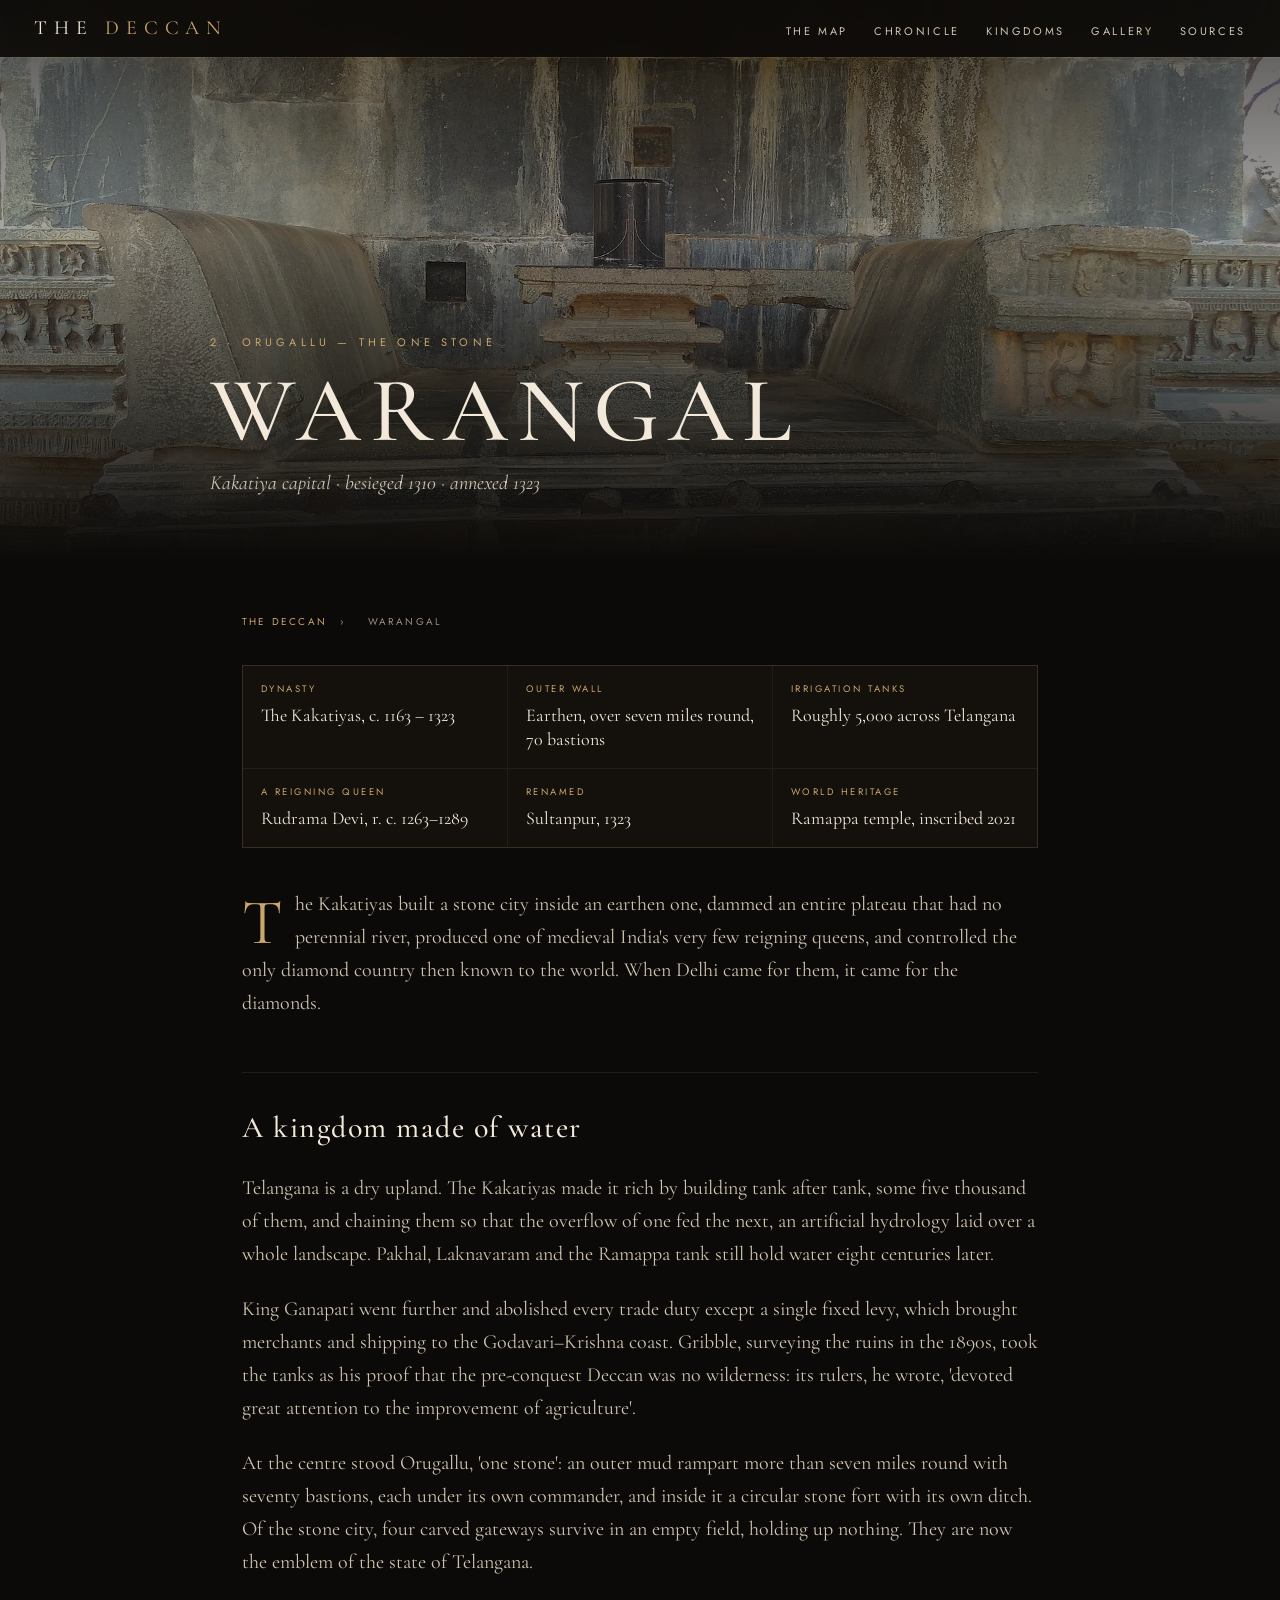
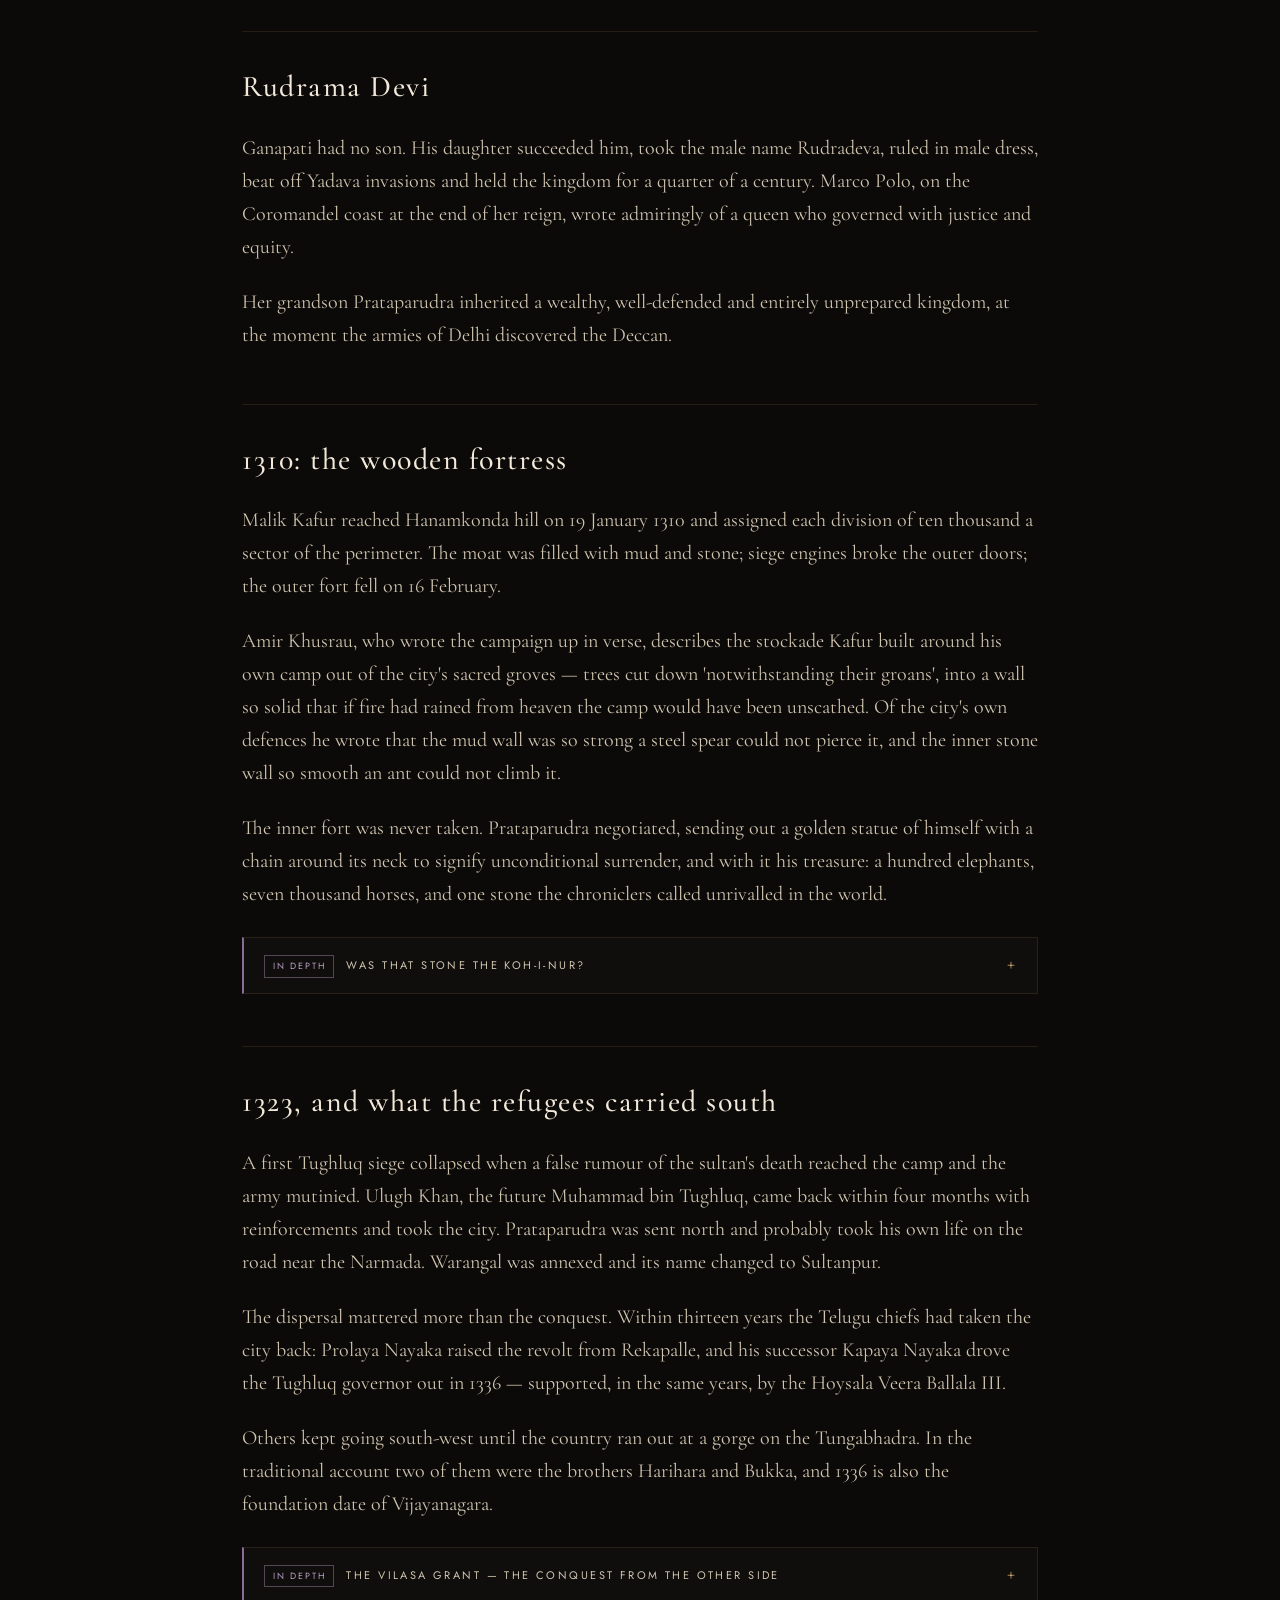
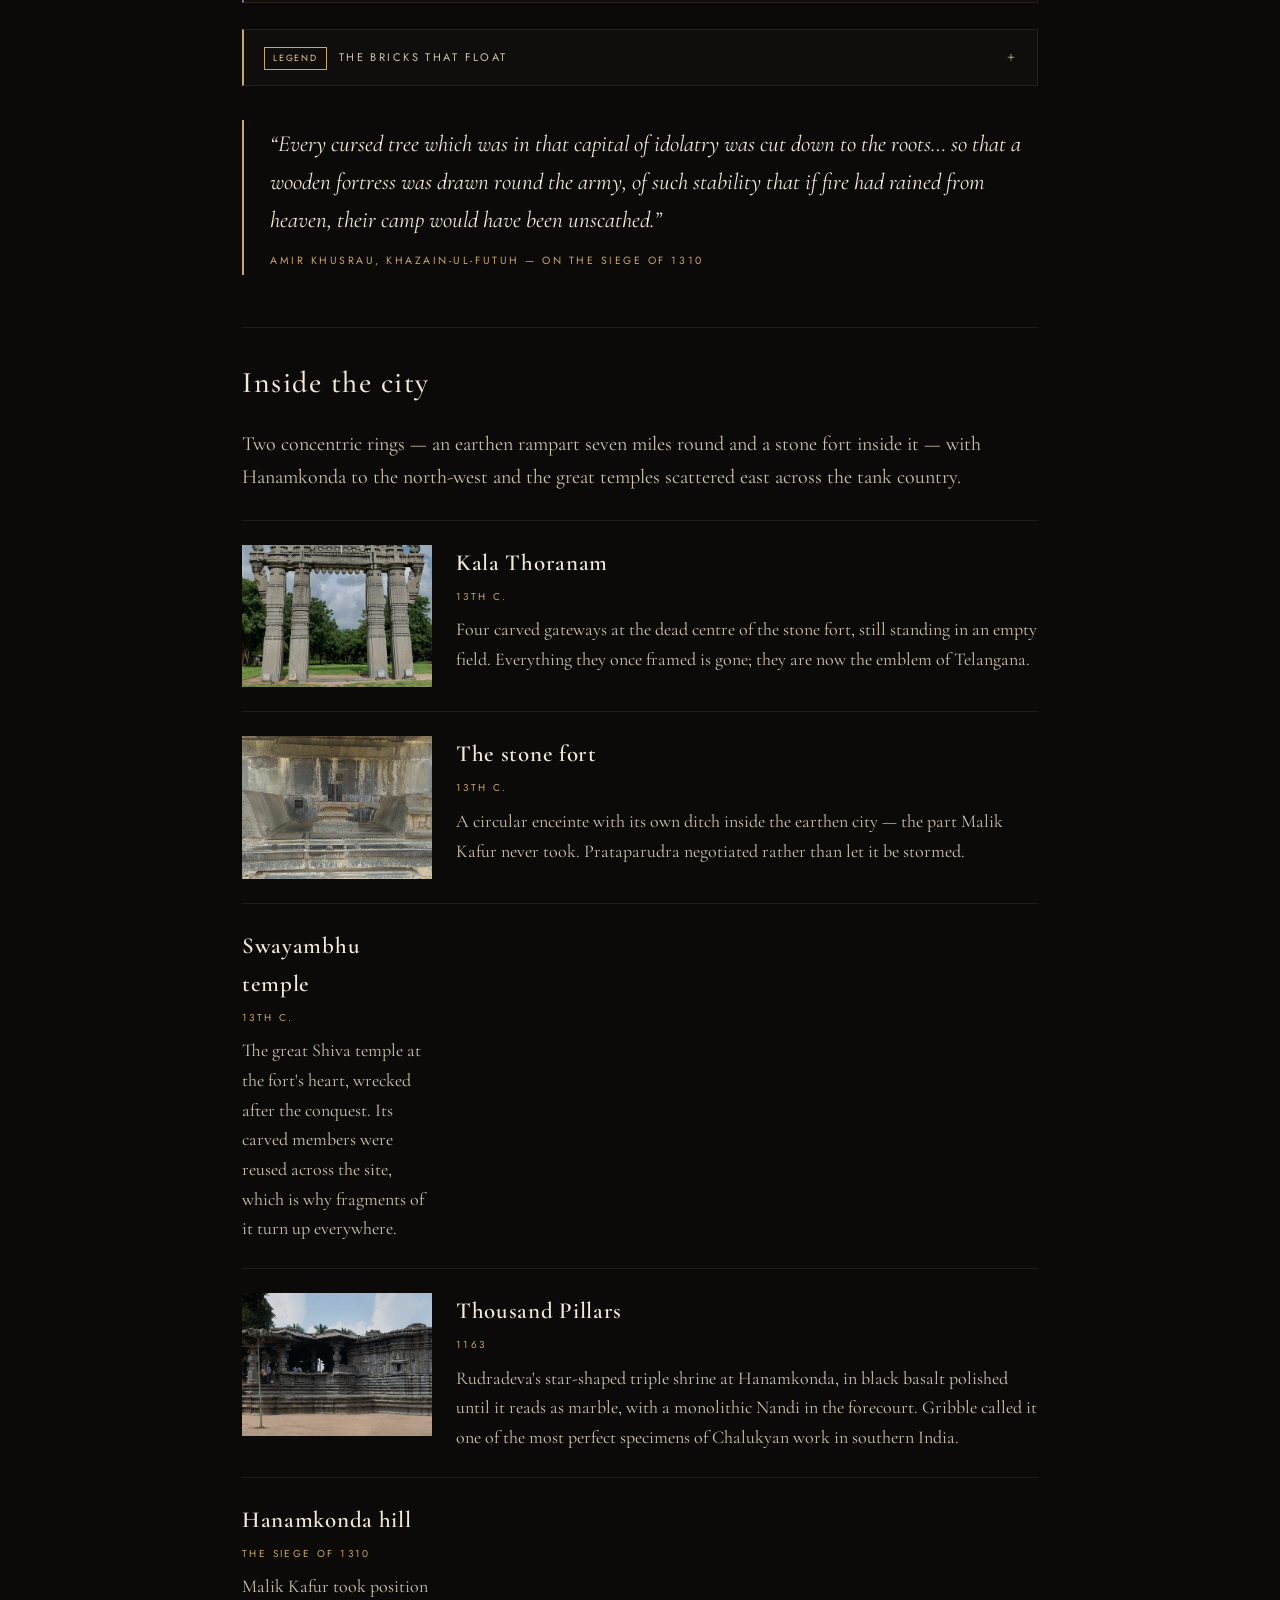
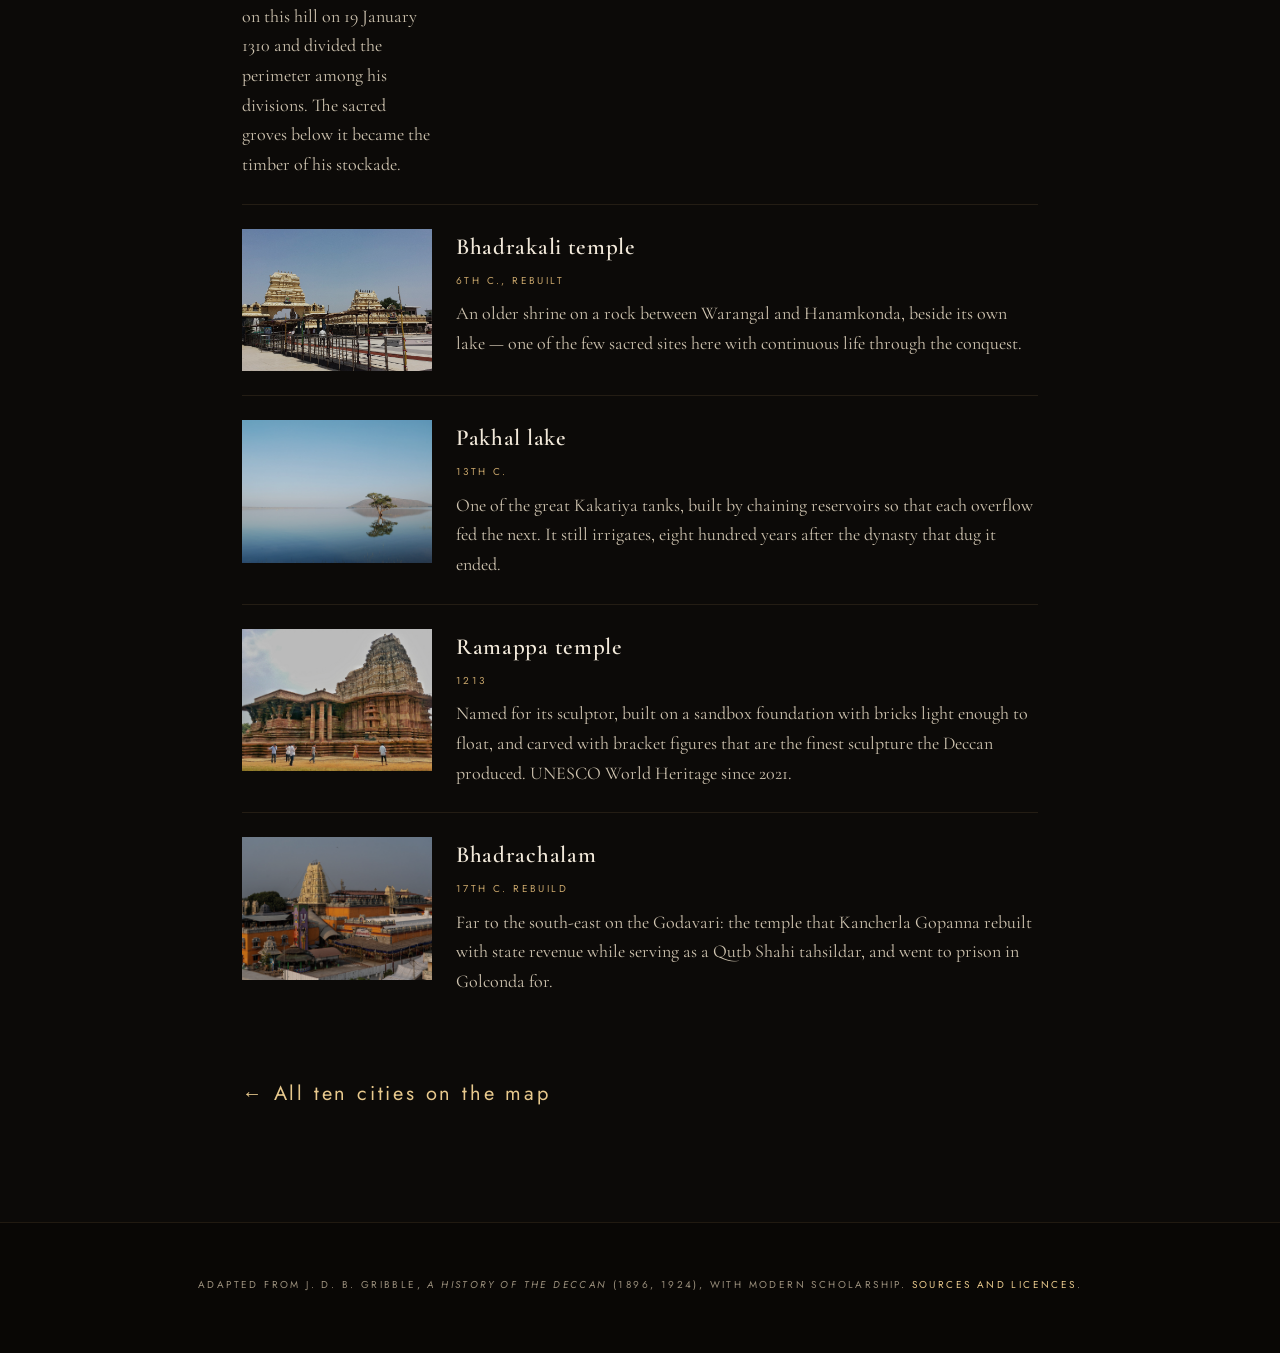
<file: city/warangal.html>
<!DOCTYPE html>
<html lang="en">
<head>
<meta charset="UTF-8">
<meta name="viewport" content="width=device-width, initial-scale=1.0">
<title>Warangal — Orugallu — the one stone | History of the Deccan</title>
<meta name="description" content="The Kakatiyas built a stone city inside an earthen one, dammed an entire plateau that had no perennial river, produced one of medieval India&#x27;s very few…">
<link rel="canonical" href="https://the-deccan.vercel.app/city/warangal.html">
<meta property="og:type" content="article">
<meta property="og:title" content="Warangal — Orugallu — the one stone | History of the Deccan">
<meta property="og:description" content="The Kakatiyas built a stone city inside an earthen one, dammed an entire plateau that had no perennial river, produced one of medieval India&#x27;s very few…">
<meta property="og:url" content="https://the-deccan.vercel.app/city/warangal.html">
<meta property="og:image" content="https://the-deccan.vercel.app/images/warangal.jpg">
<meta property="og:site_name" content="The Deccan">
<meta name="twitter:card" content="summary_large_image">
<meta name="twitter:title" content="Warangal — Orugallu — the one stone | History of the Deccan">
<meta name="twitter:description" content="The Kakatiyas built a stone city inside an earthen one, dammed an entire plateau that had no perennial river, produced one of medieval India&#x27;s very few…">
<meta name="twitter:image" content="https://the-deccan.vercel.app/images/warangal.jpg">
<link rel="preconnect" href="https://fonts.googleapis.com">
<link rel="preconnect" href="https://fonts.gstatic.com" crossorigin>
<link href="https://fonts.googleapis.com/css2?family=Cormorant+Garamond:ital,wght@0,400;0,500;0,600;1,400;1,500&family=Jost:wght@300;400;500&display=swap" rel="stylesheet">
<link rel="stylesheet" href="../css/style.css?v=21">
<link rel="icon" href="data:image/svg+xml,<svg xmlns='http://www.w3.org/2000/svg' viewBox='0 0 100 100'><text y='80' font-size='80'>🕌</text></svg>">
<script type="application/ld+json">{"@context": "https://schema.org", "@type": "Article", "headline": "Warangal — Orugallu — the one stone", "description": "The Kakatiyas built a stone city inside an earthen one, dammed an entire plateau that had no perennial river, produced one of medieval India's very few reigning queens, and controlled the only diamond country then known to the world. When Delhi came for them, it came for the diamonds.", "image": "https://the-deccan.vercel.app/images/warangal.jpg", "mainEntityOfPage": {"@type": "WebPage", "@id": "https://the-deccan.vercel.app/city/warangal.html"}, "about": {"@type": "Place", "name": "Warangal", "description": "Orugallu — the one stone", "geo": {"@type": "GeoCoordinates", "latitude": 17.9784, "longitude": 79.5941}, "containsPlace": [{"@type": "LandmarksOrHistoricalBuildings", "name": "Kala Thoranam", "description": "Four carved gateways at the dead centre of the stone fort, still standing in an empty field. Everything they once framed is gone; they are now the emblem of Telangana."}, {"@type": "LandmarksOrHistoricalBuildings", "name": "The stone fort", "description": "A circular enceinte with its own ditch inside the earthen city — the part Malik Kafur never took. Prataparudra negotiated rather than let it be stormed."}, {"@type": "LandmarksOrHistoricalBuildings", "name": "Swayambhu temple", "description": "The great Shiva temple at the fort's heart, wrecked after the conquest. Its carved members were reused across the site, which is why fragments of it turn up everywhere."}, {"@type": "LandmarksOrHistoricalBuildings", "name": "Thousand Pillars", "description": "Rudradeva's star-shaped triple shrine at Hanamkonda, in black basalt polished until it reads as marble, with a monolithic Nandi in the forecourt. Gribble called it one of the most perfect specimens of Chalukyan work in southern India."}, {"@type": "LandmarksOrHistoricalBuildings", "name": "Hanamkonda hill", "description": "Malik Kafur took position on this hill on 19 January 1310 and divided the perimeter among his divisions. The sacred groves below it became the timber of his stockade."}, {"@type": "LandmarksOrHistoricalBuildings", "name": "Bhadrakali temple", "description": "An older shrine on a rock between Warangal and Hanamkonda, beside its own lake — one of the few sacred sites here with continuous life through the conquest."}, {"@type": "LandmarksOrHistoricalBuildings", "name": "Pakhal lake", "description": "One of the great Kakatiya tanks, built by chaining reservoirs so that each overflow fed the next. It still irrigates, eight hundred years after the dynasty that dug it ended."}, {"@type": "LandmarksOrHistoricalBuildings", "name": "Ramappa temple", "description": "Named for its sculptor, built on a sandbox foundation with bricks light enough to float, and carved with bracket figures that are the finest sculpture the Deccan produced. UNESCO World Heritage since 2021."}, {"@type": "LandmarksOrHistoricalBuildings", "name": "Bhadrachalam", "description": "Far to the south-east on the Godavari: the temple that Kancherla Gopanna rebuilt with state revenue while serving as a Qutb Shahi tahsildar, and went to prison in Golconda for."}]}, "isPartOf": {"@type": "WebSite", "name": "The Deccan", "url": "https://the-deccan.vercel.app"}, "author": {"@type": "Person", "name": "J. D. B. Gribble", "description": "A History of the Deccan (1896, 1924), adapted"}, "inLanguage": "en"}</script>
<script async src="https://www.googletagmanager.com/gtag/js?id=G-82EEHRXEMX"></script>
<script>
  window.dataLayer = window.dataLayer || [];
  function gtag(){dataLayer.push(arguments);}
  gtag('js', new Date());
  gtag('config', 'G-82EEHRXEMX', { anonymize_ip: true });
</script>
</head>
<body class="city-page">

<nav class="nav scrolled">
  <a class="brand" href="../index.html">The <span>Deccan</span></a>
  <ul>
    <li><a href="../index.html#map">The Map</a></li>
    <li><a href="../index.html#chronicle">Chronicle</a></li>
    <li><a href="../index.html#kingdoms">Kingdoms</a></li>
    <li><a href="../index.html#gallery">Gallery</a></li>
    <li><a href="../index.html#sources">Sources</a></li>
  </ul>
</nav>

<header class="city-hero" style="background-image:url('../images/warangal.jpg')">
  <div class="city-hero-veil"></div>
  <div class="inner">
    <p class="kicker">2 · Orugallu — the one stone</p>
    <h1>Warangal</h1>
    <p class="era">Kakatiya capital · besieged 1310 · annexed 1323</p>
  </div>
</header>

<main class="wrap-narrow city-body">
<nav class="crumbs" aria-label="Breadcrumb">
  <a href="../index.html">The Deccan</a> <span>›</span> <span>Warangal</span>
</nav>
<dl class="glance"><div><dt>Dynasty</dt><dd>The Kakatiyas, c. 1163 – 1323</dd></div><div><dt>Outer wall</dt><dd>Earthen, over seven miles round, 70 bastions</dd></div><div><dt>Irrigation tanks</dt><dd>Roughly 5,000 across Telangana</dd></div><div><dt>A reigning queen</dt><dd>Rudrama Devi, r. c. 1263–1289</dd></div><div><dt>Renamed</dt><dd>Sultanpur, 1323</dd></div><div><dt>World Heritage</dt><dd>Ramappa temple, inscribed 2021</dd></div></dl>
<p class="lede-in">The Kakatiyas built a stone city inside an earthen one, dammed an entire plateau that had no perennial river, produced one of medieval India's very few reigning queens, and controlled the only diamond country then known to the world. When Delhi came for them, it came for the diamonds.</p>
<h2 class="ov-h">A kingdom made of water</h2>
<p>Telangana is a dry upland. The Kakatiyas made it rich by building tank after tank, some five thousand of them, and chaining them so that the overflow of one fed the next, an artificial hydrology laid over a whole landscape. Pakhal, Laknavaram and the Ramappa tank still hold water eight centuries later.</p>
<p>King Ganapati went further and abolished every trade duty except a single fixed levy, which brought merchants and shipping to the Godavari–Krishna coast. Gribble, surveying the ruins in the 1890s, took the tanks as his proof that the pre-conquest Deccan was no wilderness: its rulers, he wrote, 'devoted great attention to the improvement of agriculture'.</p>
<p>At the centre stood Orugallu, 'one stone': an outer mud rampart more than seven miles round with seventy bastions, each under its own commander, and inside it a circular stone fort with its own ditch. Of the stone city, four carved gateways survive in an empty field, holding up nothing. They are now the emblem of the state of Telangana.</p>
<h2 class="ov-h">Rudrama Devi</h2>
<p>Ganapati had no son. His daughter succeeded him, took the male name Rudradeva, ruled in male dress, beat off Yadava invasions and held the kingdom for a quarter of a century. Marco Polo, on the Coromandel coast at the end of her reign, wrote admiringly of a queen who governed with justice and equity.</p>
<p>Her grandson Prataparudra inherited a wealthy, well-defended and entirely unprepared kingdom, at the moment the armies of Delhi discovered the Deccan.</p>
<h2 class="ov-h">1310: the wooden fortress</h2>
<p>Malik Kafur reached Hanamkonda hill on 19 January 1310 and assigned each division of ten thousand a sector of the perimeter. The moat was filled with mud and stone; siege engines broke the outer doors; the outer fort fell on 16 February.</p>
<p>Amir Khusrau, who wrote the campaign up in verse, describes the stockade Kafur built around his own camp out of the city's sacred groves — trees cut down 'notwithstanding their groans', into a wall so solid that if fire had rained from heaven the camp would have been unscathed. Of the city's own defences he wrote that the mud wall was so strong a steel spear could not pierce it, and the inner stone wall so smooth an ant could not climb it.</p>
<p>The inner fort was never taken. Prataparudra negotiated, sending out a golden statue of himself with a chain around its neck to signify unconditional surrender, and with it his treasure: a hundred elephants, seven thousand horses, and one stone the chroniclers called unrivalled in the world.</p>
<details class="box deep"><summary><span class="tag">In depth</span><span>Was that stone the Koh-i-Nur?</span></summary><div class="box-body"><p>The identification is made by Khafi Khan — writing in the eighteenth century, four hundred years after the event. The contemporary sources say only that there was a gem without equal.</p><p>The claim is plausible in the sense that the Krishna valley was the world's only diamond source at the time, so any spectacular Indian stone of that era probably did come from these mines. It is not evidence that this particular stone is that particular diamond.</p><p>The loot figures are equally slippery: the same campaign is reported as a hundred elephants with seven thousand horses in one place and with twenty thousand in another.</p></div></details>
<h2 class="ov-h">1323, and what the refugees carried south</h2>
<p>A first Tughluq siege collapsed when a false rumour of the sultan's death reached the camp and the army mutinied. Ulugh Khan, the future Muhammad bin Tughluq, came back within four months with reinforcements and took the city. Prataparudra was sent north and probably took his own life on the road near the Narmada. Warangal was annexed and its name changed to Sultanpur.</p>
<p>The dispersal mattered more than the conquest. Within thirteen years the Telugu chiefs had taken the city back: Prolaya Nayaka raised the revolt from Rekapalle, and his successor Kapaya Nayaka drove the Tughluq governor out in 1336 — supported, in the same years, by the Hoysala Veera Ballala III.</p>
<p>Others kept going south-west until the country ran out at a gorge on the Tungabhadra. In the traditional account two of them were the brothers Harihara and Bukka, and 1336 is also the foundation date of Vijayanagara.</p>
<details class="box deep"><summary><span class="tag">In depth</span><span>The Vilasa grant — the conquest from the other side</span></summary><div class="box-body"><p>Almost everything we read about these campaigns comes from Persian chronicles written for the victors. The Vilasa copper-plate grant of Prolaya Nayaka, issued in 1330, is the Telugu country describing what had happened to it.</p><p>It records that Brahmanas were forced to abandon their religious practices, that images were overturned and broken, that the endowed lands of the learned were confiscated, and that cultivators were stripped of the fruits of their labour until their families were ruined.</p><p>It is a partisan document too — it is a charter justifying a revolt. But it is the closest thing we have to testimony from the invaded.</p></div></details>
<details class="box legend"><summary><span class="tag">Legend</span><span>The bricks that float</span></summary><div class="box-body"><p>Ramappa temple, thirty-five miles from Warangal, is said to be built of bricks so light they float on water, and to have survived eight centuries of earthquakes because of it.</p><p>Unusually, the legend is roughly true. The bricks really are that light. They were made porous enough that their density falls below water's, and tested samples have floated. The foundation is genuine engineering as well: a 'sandbox' raft of packed sand that damps seismic shock — base isolation, six centuries early.</p><p>It is also the only temple in India named after its sculptor rather than its god or its king.</p></div></details>
<blockquote>&ldquo;Every cursed tree which was in that capital of idolatry was cut down to the roots… so that a wooden fortress was drawn round the army, of such stability that if fire had rained from heaven, their camp would have been unscathed.&rdquo;<cite>Amir Khusrau, Khazain-ul-Futuh — on the siege of 1310</cite></blockquote>
<h2 class="ov-h">Inside the city</h2>
<p class="lede-sm">Two concentric rings — an earthen rampart seven miles round and a stone fort inside it — with Hanamkonda to the north-west and the great temples scattered east across the tank country.</p>
<div class="site-list">
<article class="site-entry"><img src="../images/kakatiya-thoranam.jpg" alt="Kala Thoranam, Warangal" loading="lazy"><div><h3>Kala Thoranam</h3><p class="date">13th c.</p><p>Four carved gateways at the dead centre of the stone fort, still standing in an empty field. Everything they once framed is gone; they are now the emblem of Telangana.</p></div></article>
<article class="site-entry"><img src="../images/warangal.jpg" alt="The stone fort, Warangal" loading="lazy"><div><h3>The stone fort</h3><p class="date">13th c.</p><p>A circular enceinte with its own ditch inside the earthen city — the part Malik Kafur never took. Prataparudra negotiated rather than let it be stormed.</p></div></article>
<article class="site-entry"><div><h3>Swayambhu temple</h3><p class="date">13th c.</p><p>The great Shiva temple at the fort's heart, wrecked after the conquest. Its carved members were reused across the site, which is why fragments of it turn up everywhere.</p></div></article>
<article class="site-entry"><img src="../images/thousand-pillar.jpg" alt="Thousand Pillars, Warangal" loading="lazy"><div><h3>Thousand Pillars</h3><p class="date">1163</p><p>Rudradeva's star-shaped triple shrine at Hanamkonda, in black basalt polished until it reads as marble, with a monolithic Nandi in the forecourt. Gribble called it one of the most perfect specimens of Chalukyan work in southern India.</p></div></article>
<article class="site-entry"><div><h3>Hanamkonda hill</h3><p class="date">the siege of 1310</p><p>Malik Kafur took position on this hill on 19 January 1310 and divided the perimeter among his divisions. The sacred groves below it became the timber of his stockade.</p></div></article>
<article class="site-entry"><img src="../images/bhadrakali-temple.jpg" alt="Bhadrakali temple, Warangal" loading="lazy"><div><h3>Bhadrakali temple</h3><p class="date">6th c., rebuilt</p><p>An older shrine on a rock between Warangal and Hanamkonda, beside its own lake — one of the few sacred sites here with continuous life through the conquest.</p></div></article>
<article class="site-entry"><img src="../images/pakhal-lake.jpg" alt="Pakhal lake, Warangal" loading="lazy"><div><h3>Pakhal lake</h3><p class="date">13th c.</p><p>One of the great Kakatiya tanks, built by chaining reservoirs so that each overflow fed the next. It still irrigates, eight hundred years after the dynasty that dug it ended.</p></div></article>
<article class="site-entry"><img src="../images/ramappa.jpg" alt="Ramappa temple, Warangal" loading="lazy"><div><h3>Ramappa temple</h3><p class="date">1213</p><p>Named for its sculptor, built on a sandbox foundation with bricks light enough to float, and carved with bracket figures that are the finest sculpture the Deccan produced. UNESCO World Heritage since 2021.</p></div></article>
<article class="site-entry"><img src="../images/bhadrachalam.jpg" alt="Bhadrachalam, Warangal" loading="lazy"><div><h3>Bhadrachalam</h3><p class="date">17th c. rebuild</p><p>Far to the south-east on the Godavari: the temple that Kancherla Gopanna rebuilt with state revenue while serving as a Qutb Shahi tahsildar, and went to prison in Golconda for.</p></div></article>
</div>
<p class="back-home"><a href="../index.html#map">← All ten cities on the map</a></p>
</main>

<footer class="foot">
  <p>Adapted from J. D. B. Gribble, <i>A History of the Deccan</i> (1896, 1924),
     with modern scholarship. <a href="../index.html#sources">Sources and licences</a>.</p>
</footer>

</body>
</html>
</file>
<file: css/style.css>
/* ==========================================================================
   THE DECCAN — Hyderabad & the Kingdoms of the South
   Dark, cinematic long-scroll design. Ink ground, ivory text, gold accents.
   ========================================================================== */

:root {
  --ink: #0c0a08;
  --ink-2: #14100c;
  --ink-3: #1c1712;
  --line: rgba(201, 166, 107, 0.22);
  --line-soft: rgba(201, 166, 107, 0.12);
  --gold: #c9a66b;
  --gold-bright: #e8c98d;
  --ivory: #f2e9da;
  --ivory-dim: #cfc4b0;
  --ivory-faint: #9a8f7c;
  --serif: "Cormorant Garamond", "Georgia", serif;
  --sans: "Jost", "Avenir Next", "Helvetica Neue", sans-serif;
}

* { margin: 0; padding: 0; box-sizing: border-box; }

html { scroll-behavior: smooth; }

body {
  background: var(--ink);
  color: var(--ivory);
  font-family: var(--serif);
  font-size: 19px;
  line-height: 1.65;
  overflow-x: hidden;
}

::selection { background: rgba(201, 166, 107, 0.35); color: #fff; }

img { max-width: 100%; display: block; }

a { color: var(--gold-bright); text-decoration: none; }

/* ---------- type helpers ---------- */

.kicker {
  font-family: var(--sans);
  font-size: 11px;
  font-weight: 400;
  letter-spacing: 0.38em;
  text-transform: uppercase;
  color: var(--gold);
}

.section-head {
  text-align: center;
  padding: 0 24px;
  margin-bottom: 56px;
}

.section-head .script {
  font-size: 20px;
  color: var(--ivory-faint);
  letter-spacing: 0.1em;
}

.section-head h2 {
  font-family: var(--serif);
  font-weight: 500;
  font-size: clamp(42px, 6vw, 74px);
  letter-spacing: 0.14em;
  text-transform: uppercase;
  line-height: 1.1;
  margin: 10px 0 14px;
}

.section-head .sub {
  font-style: italic;
  font-size: 22px;
  color: var(--ivory-dim);
}

.rule {
  width: 64px; height: 1px;
  margin: 26px auto 0;
  background: linear-gradient(90deg, transparent, var(--gold), transparent);
}

section { padding: 120px 0; position: relative; }

.wrap { max-width: 1200px; margin: 0 auto; padding: 0 32px; }
.wrap-narrow { max-width: 860px; margin: 0 auto; padding: 0 32px; }

/* ---------- reveal on scroll ---------- */

.reveal { opacity: 0; transform: translateY(28px); transition: opacity 0.9s ease, transform 0.9s ease; }
.reveal.in { opacity: 1; transform: none; }

/* capture mode: pin viewport-relative sizes for full-page screenshots */
.capture .hero { min-height: 900px; }
.capture .hero-bg { animation: none; }
.capture .overlay-hero { height: 500px; }
.capture .overlay.open { position: static; overflow: visible; animation: none; }
.capture body { overflow: visible !important; }
.capture body:has(.overlay.open) > :not(.overlay) { display: none; }

@media (prefers-reduced-motion: reduce) {
  html { scroll-behavior: auto; }
  .reveal { opacity: 1; transform: none; transition: none; }
  .hero-bg { animation: none; }
  .marker circle.pulse { animation: none; }
}

/* ---------- nav ---------- */

.nav {
  position: fixed; top: 0; left: 0; right: 0; z-index: 200;
  display: flex; align-items: center; justify-content: space-between;
  padding: 18px 34px;
  transition: background 0.4s ease, box-shadow 0.4s ease, padding 0.4s ease;
}

.nav.scrolled {
  background: rgba(12, 10, 8, 0.92);
  backdrop-filter: blur(10px);
  box-shadow: 0 1px 0 var(--line-soft);
  padding: 12px 34px;
}

.nav .brand {
  font-family: var(--serif);
  font-size: 20px;
  letter-spacing: 0.34em;
  text-transform: uppercase;
  color: var(--ivory);
}

.nav .brand span { color: var(--gold); }

.nav ul { display: flex; gap: 26px; list-style: none; }

.nav ul a {
  font-family: var(--sans);
  font-size: 11px;
  letter-spacing: 0.24em;
  text-transform: uppercase;
  color: var(--ivory-dim);
  padding-bottom: 4px;
  border-bottom: 1px solid transparent;
  transition: color 0.3s, border-color 0.3s;
}

.nav ul a:hover, .nav ul a.active { color: var(--gold-bright); border-color: var(--gold); }

.nav-toggle { display: none; background: none; border: none; color: var(--gold); font-size: 26px; cursor: pointer; }

/* ---------- hero ---------- */

.hero {
  min-height: 100vh;
  display: flex; flex-direction: column;
  align-items: center; justify-content: center;
  text-align: center;
  position: relative;
  padding: 120px 24px 90px;
  isolation: isolate;
  overflow: hidden;
}

.hero-bg {
  position: absolute; inset: 0; z-index: -2;
  background-size: cover;
  background-position: center 30%;
  filter: saturate(0.85) brightness(0.8);
  animation: heroDrift 30s ease-in-out infinite alternate;
}

@keyframes heroDrift { from { transform: scale(1); } to { transform: scale(1.07); } }

.hero-veil {
  position: absolute; inset: 0; z-index: -1;
  background:
    radial-gradient(ellipse at center 42%, rgba(12,10,8,0.15) 0%, rgba(12,10,8,0.55) 62%, rgba(12,10,8,0.92) 100%),
    linear-gradient(180deg, rgba(12,10,8,0.55) 0%, rgba(12,10,8,0.1) 30%, rgba(12,10,8,0.2) 65%, var(--ink) 100%);
}

.hero .kicker { margin-bottom: 20px; }

.hero h1 {
  font-weight: 500;
  font-size: clamp(58px, 11vw, 148px);
  letter-spacing: 0.16em;
  text-transform: uppercase;
  line-height: 1;
  text-shadow: 0 4px 40px rgba(0,0,0,0.6);
}

.hero .scripts {
  display: flex; align-items: center; gap: 22px;
  margin: 22px 0 26px;
  font-size: 24px;
  color: var(--ivory-dim);
}

.hero .scripts .dot { width: 4px; height: 4px; border-radius: 50%; background: var(--gold); }

.hero .lede {
  max-width: 560px;
  font-style: italic;
  font-size: 22px;
  color: var(--ivory-dim);
  text-shadow: 0 2px 18px rgba(0,0,0,0.7);
}

.hero .cta {
  margin-top: 44px;
  display: inline-block;
  font-family: var(--sans);
  font-size: 12px;
  letter-spacing: 0.32em;
  text-transform: uppercase;
  color: var(--ink);
  background: linear-gradient(180deg, var(--gold-bright), var(--gold));
  padding: 16px 34px;
  transition: transform 0.3s, box-shadow 0.3s;
}

.hero .cta:hover { transform: translateY(-2px); box-shadow: 0 10px 30px rgba(201,166,107,0.25); }

/* two ways in */
.entry {
  margin-top: 46px;
  display: flex; gap: 20px; flex-wrap: wrap; justify-content: center;
}
.entry a {
  display: block; width: 262px; padding: 26px 22px 24px;
  border: 1px solid rgba(201, 166, 107, 0.45);
  background: rgba(12, 10, 8, 0.55);
  backdrop-filter: blur(3px);
  text-align: center;
  transition: background 0.4s, border-color 0.4s, transform 0.4s;
}
.entry a:hover {
  background: rgba(201, 166, 107, 0.14);
  border-color: var(--gold-bright);
  transform: translateY(-3px);
}
.entry a .glyph { display: block; height: 34px; margin-bottom: 12px; }
.entry a .glyph svg { height: 100%; width: auto; margin: 0 auto; }
.entry a .glyph svg * { stroke: var(--gold); fill: none; }
.entry a .t {
  font-family: var(--serif); font-size: 25px; font-weight: 500;
  letter-spacing: 0.11em; text-transform: uppercase; color: var(--ivory);
}
.entry a .d {
  font-family: var(--sans); font-size: 10px; letter-spacing: 0.2em;
  text-transform: uppercase; color: var(--ivory-faint); margin-top: 9px;
}
.entry a:hover .t { color: var(--gold-bright); }

.hero .scroll-hint {
  position: absolute; bottom: 30px; left: 50%; transform: translateX(-50%);
  font-family: var(--sans); font-size: 10px; letter-spacing: 0.4em;
  text-transform: uppercase; color: var(--ivory-faint);
  animation: hintPulse 2.6s ease-in-out infinite;
}

@keyframes hintPulse { 0%,100% { opacity: 0.45; } 50% { opacity: 1; } }

/* ---------- map section ---------- */

#map { background: var(--ink); }

.map-frame {
  position: relative;
  max-width: 980px;
  margin: 0 auto;
  border: 1px solid var(--line);
  background:
    radial-gradient(ellipse at 50% 40%, #191410 0%, #100d0a 70%);
  box-shadow: 0 30px 80px rgba(0,0,0,0.5), inset 0 0 120px rgba(0,0,0,0.55);
}

/* the recoloured base map sits underneath; the marker overlay shares its
   viewBox exactly, so the two stay registered at any width */
.map-frame .basemap { width: 100%; height: auto; display: block; }
.map-frame svg {
  position: absolute; inset: 0;
  width: 100%; height: 100%; display: block;
}
.map-frame .grat { stroke: rgba(201, 166, 107, 0.07); stroke-width: 1; }
/* where two cities are too close to draw apart, the pin steps aside and a
   hairline points back to where the place actually is */
.marker .leader { stroke: rgba(201, 166, 107, 0.4); stroke-width: 0.8; }
.marker .truespot { fill: rgba(201, 166, 107, 0.75); }
.marker:hover .leader, .marker:focus .leader { stroke: var(--gold-bright); }
.map-frame .grat-label {
  font-family: var(--sans); font-size: 9px; letter-spacing: 0.16em;
  fill: rgba(201, 166, 107, 0.3);
}

.map-caption {
  text-align: center;
  font-family: var(--sans);
  font-size: 10px;
  letter-spacing: 0.34em;
  text-transform: uppercase;
  color: var(--ivory-faint);
  margin-top: 26px;
}

/* svg internals */
.land { fill: #1a1510; stroke: rgba(201,166,107,0.35); stroke-width: 1.2; }
.sea-label, .region-label {
  font-family: var(--sans);
  fill: rgba(154,143,124,0.55);
  letter-spacing: 0.3em;
  text-transform: uppercase;
}
.river { fill: none; stroke: rgba(120,150,160,0.45); stroke-width: 1.4; }
.river-label { font-family: var(--serif); font-style: italic; fill: rgba(140,165,175,0.6); }

.marker { cursor: pointer; }
.marker circle.ring {
  fill: rgba(201,166,107,0.12);
  stroke: var(--gold);
  stroke-width: 1;
  transition: fill 0.3s;
}
.marker circle.pulse {
  fill: none; stroke: var(--gold); stroke-width: 1; opacity: 0.6;
  animation: markerPulse 2.8s ease-out infinite;
  transform-origin: center;
  transform-box: fill-box;
}
@keyframes markerPulse {
  0% { transform: scale(0.6); opacity: 0.7; }
  80% { transform: scale(2.1); opacity: 0; }
  100% { opacity: 0; }
}
.marker text.num {
  font-family: var(--sans); font-size: 10px; fill: var(--gold-bright);
  text-anchor: middle; dominant-baseline: central; letter-spacing: 0;
}
.marker text.place {
  font-family: var(--sans); font-size: 9.5px; fill: var(--ivory-dim);
  letter-spacing: 0.18em; text-transform: uppercase; text-anchor: middle;
  transition: fill 0.3s;
}
.marker:hover circle.ring { fill: rgba(201,166,107,0.4); }
.marker:hover text.place { fill: var(--gold-bright); }

/* map legend chips */
.map-chips {
  display: flex; flex-wrap: wrap; justify-content: center;
  gap: 10px; margin-top: 40px; padding: 0 24px;
}
.map-chips button, .map-chips a {
  font-family: var(--sans); font-size: 10.5px; letter-spacing: 0.2em;
  text-transform: uppercase;
  color: var(--ivory-dim);
  background: none; border: 1px solid var(--line);
  padding: 10px 18px; cursor: pointer;
  transition: all 0.3s;
}
.map-chips button:hover, .map-chips a:hover { color: var(--ink); background: var(--gold); border-color: var(--gold); }
.map-chips button b, .map-chips a b { color: var(--gold); margin-right: 8px; font-weight: 500; }
.map-chips button:hover b { color: var(--ink); }

/* ---------- place overlay ---------- */

.overlay {
  position: fixed; inset: 0; z-index: 300;
  background: rgba(8, 6, 4, 0.97);
  display: none;
  overflow-y: auto;
}
.overlay.open { display: block; animation: overlayIn 0.45s ease; }
@keyframes overlayIn { from { opacity: 0; } to { opacity: 1; } }

.overlay-close {
  position: fixed; top: 22px; right: 28px; z-index: 320;
  background: none; border: 1px solid var(--line);
  color: var(--gold-bright); font-family: var(--sans);
  font-size: 11px; letter-spacing: 0.28em; text-transform: uppercase;
  padding: 12px 20px; cursor: pointer;
  background: rgba(12,10,8,0.8);
  transition: all 0.3s;
}
.overlay-close:hover { background: var(--gold); color: var(--ink); }

.overlay-nav {
  position: fixed; bottom: 24px; left: 50%; transform: translateX(-50%);
  display: flex; gap: 12px; z-index: 320;
}
.overlay-nav button {
  background: rgba(12,10,8,0.85); border: 1px solid var(--line);
  color: var(--ivory-dim); font-family: var(--sans);
  font-size: 10px; letter-spacing: 0.24em; text-transform: uppercase;
  padding: 12px 22px; cursor: pointer; transition: all 0.3s;
}
.overlay-nav button:hover { color: var(--ink); background: var(--gold); }

.overlay-hero {
  height: 56vh; min-height: 380px;
  background-size: cover; background-position: center;
  position: relative;
  display: flex; align-items: flex-end;
}
.overlay-hero::after {
  content: ""; position: absolute; inset: 0;
  background: linear-gradient(180deg, rgba(8,6,4,0.35), rgba(8,6,4,0) 40%, rgba(8,6,4,0.95) 100%);
}
.overlay-hero .inner {
  position: relative; z-index: 2;
  max-width: 860px; margin: 0 auto; width: 100%;
  padding: 0 32px 42px;
}
.overlay-hero .kicker { margin-bottom: 12px; }
.overlay-hero h3 {
  font-weight: 500; font-size: clamp(40px, 6vw, 68px);
  letter-spacing: 0.1em; text-transform: uppercase; line-height: 1.05;
}
.overlay-hero .era { font-style: italic; font-size: 20px; color: var(--ivory-dim); margin-top: 8px; }

.overlay-body { max-width: 860px; margin: 0 auto; padding: 48px 32px 140px; }
.overlay-body p { margin-bottom: 22px; color: var(--ivory-dim); font-size: 20px; }
/* direct child only — otherwise the city-map caption and the site-card hint
   each become a :first-of-type inside their own box and grow a drop cap */
.overlay-body > p:first-of-type::first-letter {
  font-size: 64px; line-height: 0.85; float: left;
  padding: 8px 12px 0 0; color: var(--gold);
}
.overlay-body blockquote {
  margin: 34px 0; padding: 6px 0 6px 26px;
  border-left: 1px solid var(--gold);
  font-style: italic; font-size: 22px; color: var(--ivory);
}
.overlay-body h4.ov-h {
  font-family: var(--serif); font-weight: 600;
  font-size: 27px; letter-spacing: 0.05em;
  color: var(--ivory); margin: 42px 0 16px;
  padding-top: 22px; border-top: 1px solid var(--line-soft);
}
.overlay-body h4.ov-h:first-child { border-top: none; padding-top: 0; margin-top: 8px; }

.goto-place {
  margin-top: 14px;
  font-family: var(--sans); font-size: 10px; letter-spacing: 0.24em;
  text-transform: uppercase; color: var(--gold);
  background: none; border: 1px solid var(--line);
  padding: 11px 18px; cursor: pointer; transition: all 0.3s;
}
.goto-place:hover { background: var(--gold); color: var(--ink); border-color: var(--gold); }

.overlay-body blockquote cite {
  display: block; margin-top: 10px;
  font-family: var(--sans); font-style: normal; font-size: 10px;
  letter-spacing: 0.28em; text-transform: uppercase; color: var(--gold);
}

/* ---------- at-a-glance facts strip ---------- */

.glance {
  display: grid;
  /* 230px lands on three columns at full width, so six facts fill two rows
     exactly rather than leaving a ragged empty cell */
  grid-template-columns: repeat(auto-fit, minmax(230px, 1fr));
  gap: 1px;
  background: var(--line-soft);
  border: 1px solid var(--line-soft);
  margin: 6px 0 40px;
}
.glance div { background: var(--ink-2); padding: 16px 18px; }
.glance dt {
  font-family: var(--sans); font-size: 9.5px; letter-spacing: 0.26em;
  text-transform: uppercase; color: var(--gold); margin-bottom: 6px;
}
.glance dd { font-size: 18px; color: var(--ivory); line-height: 1.35; }

/* ---------- collapsible detail boxes ---------- */

.box {
  border: 1px solid var(--line-soft);
  border-left: 2px solid var(--line);
  background: rgba(255, 255, 255, 0.014);
  margin: 26px 0;
}
.box > summary {
  list-style: none;
  cursor: pointer;
  padding: 15px 20px;
  display: flex; align-items: baseline; gap: 12px;
  font-family: var(--sans); font-size: 11px; letter-spacing: 0.22em;
  text-transform: uppercase; color: var(--ivory-dim);
  transition: color 0.3s, background 0.3s;
}
.box > summary::-webkit-details-marker { display: none; }
.box > summary::after {
  content: "+"; margin-left: auto;
  font-family: var(--serif); font-size: 20px; color: var(--gold);
  transition: transform 0.35s; line-height: 1;
}
.box[open] > summary::after { transform: rotate(45deg); }
.box > summary:hover { color: var(--gold-bright); background: rgba(201, 166, 107, 0.04); }
.box > summary .tag {
  font-size: 9px; letter-spacing: 0.2em; padding: 3px 8px;
  border: 1px solid var(--line); color: var(--gold);
  white-space: nowrap; flex: none;
}
.box .box-body { padding: 4px 20px 20px; }
.box .box-body p { font-size: 18px; margin-bottom: 16px; color: var(--ivory-dim); }
.box .box-body p:last-child { margin-bottom: 0; }
.box .box-body p:first-of-type::first-letter { font-size: inherit; float: none; padding: 0; color: inherit; }
.box .box-body ul { margin: 0 0 16px 20px; color: var(--ivory-dim); font-size: 18px; }
.box .box-body li { margin-bottom: 8px; }
.box .box-body li::marker { color: var(--gold); }

.box.legend { border-left-color: var(--gold); }
.box.legend .box-body p { font-style: italic; }
.box.legend > summary .tag { color: var(--gold-bright); border-color: var(--gold); }
.box.numbers { border-left-color: #6d8a94; }
.box.numbers > summary .tag { color: #9fbcc6; border-color: rgba(159, 188, 198, 0.4); }
.box.deep { border-left-color: #8a6d94; }
.box.deep > summary .tag { color: #b79fc6; border-color: rgba(183, 159, 198, 0.4); }

/* fact table inside boxes */
.box table { width: 100%; border-collapse: collapse; font-size: 17px; }
.box table td { padding: 9px 0; border-bottom: 1px solid var(--line-soft); color: var(--ivory-dim); vertical-align: top; }
.box table td:first-child { width: 42%; color: var(--ivory); padding-right: 18px; }
.box table tr:last-child td { border-bottom: none; }

/* ---------- city mini-map inside overlay ---------- */

.citymap-wrap { margin: 46px 0 10px; }
.citymap-wrap > .kicker { display: block; text-align: center; margin-bottom: 6px; }
.citymap-wrap > .lede-sm {
  text-align: center; font-style: italic; color: var(--ivory-faint);
  font-size: 17px; margin-bottom: 24px;
}
/* The plan is a grid of OpenStreetMap tiles with the monuments pinned onto it
   from their real coordinates. The tiles are inverted and pushed toward the
   site's gold so a modern street map sits in the same world as everything
   else; pins are positioned in per-cent, so the whole thing stays registered
   at any width. */
.citymap {
  position: relative;
  border: 1px solid var(--line);
  background: #0f0c09;
  box-shadow: inset 0 0 90px rgba(0, 0, 0, 0.6);
  overflow: hidden;
}
.citymap .tiles {
  display: grid;
  width: 100%;
  filter: invert(1) sepia(0.72) saturate(1.25) hue-rotate(352deg)
          brightness(0.82) contrast(0.95);
}
.citymap .tiles img,
.citymap .tiles .tile-gap { width: 100%; height: 100%; display: block; }
.citymap .tiles .tile-gap { background: #d8d4cc; }
.citymap .pins { position: absolute; inset: 0; }
.citymap .pins.placing .site-pin,
.citymap .pins.placing .pin-label { transition: none !important; }

.citymap .site-pin {
  position: absolute; transform: translate(-50%, -50%);
  width: 22px; height: 22px; padding: 0; border-radius: 50%;
  border: 1px solid var(--gold);
  background: rgba(12, 10, 8, 0.82);
  color: var(--gold-bright);
  font-family: var(--sans); font-size: 10px; line-height: 1;
  cursor: pointer; z-index: 2;
  transition: background 0.3s, color 0.3s, transform 0.3s;
}
.citymap .site-pin span { display: block; transform: translateY(0.5px); }
.citymap .site-pin:hover,
.citymap .site-pin.active {
  background: var(--gold); color: var(--ink);
  transform: translate(-50%, -50%) scale(1.18);
}
.citymap .pin-label {
  position: absolute; transform: translate(-50%, 14px);
  font-family: var(--sans); font-size: 9.5px; letter-spacing: 0.16em;
  text-transform: uppercase; color: var(--ivory-dim); white-space: nowrap;
  text-shadow: 0 1px 5px #000, 0 0 10px #000;
  pointer-events: none; z-index: 1;
  transition: color 0.3s;
}
.citymap .pin-label.above { transform: translate(-50%, -24px); }
.citymap .pin-label.active { color: var(--gold-bright); }

/* a pin that had to step aside, and the hairline back to its true position */
.citymap .site-pin.moved { border-style: dashed; }
.citymap .pin-leader {
  position: absolute; height: 1px; transform-origin: 0 50%;
  background: linear-gradient(90deg, rgba(201,166,107,0.8), rgba(201,166,107,0.32));
  pointer-events: none; z-index: 0;
}
.citymap .pin-leader::before {
  content: ""; position: absolute; left: -2px; top: -2px;
  width: 5px; height: 5px; border-radius: 50%; background: var(--gold);
}
/* labels that would collide are held back until the pin is hovered or picked */
.citymap .pin-label.crowded { opacity: 0; transition: opacity 0.25s; }
.citymap .pin-label.crowded.active { opacity: 1; }
.citymap .site-pin:hover + .pin-label,
.citymap .site-pin:focus + .pin-label { opacity: 1; color: var(--gold-bright); }

.overlay-body p.map-credit, .map-credit {
  font-family: var(--sans); font-size: 9.5px; letter-spacing: 0.14em;
  color: var(--ivory-faint); text-align: right; margin: 8px 0 0;
  line-height: 1.5;
}
.map-credit a { color: var(--ivory-faint); border-bottom: 1px solid var(--line-soft); }
.map-credit a:hover { color: var(--gold); }

/* a site with no place on this frame — Ajanta is 100 km from Aurangabad */
.site-strip figure.beyond { opacity: 0.72; }
.site-strip figure.beyond figcaption::before {
  content: "beyond the map · "; color: var(--gold); opacity: 0.75;
}

/* selected-site card */
.site-card {
  display: grid; grid-template-columns: 190px 1fr; gap: 22px;
  border: 1px solid var(--line-soft); border-top: none;
  padding: 20px; background: var(--ink-2);
  min-height: 132px; align-items: center;
}
.site-card img { width: 100%; aspect-ratio: 4/3; object-fit: cover; filter: saturate(0.8) brightness(0.85); }
.site-card .ph {
  width: 100%; aspect-ratio: 4/3;
  background: repeating-linear-gradient(45deg, #17120e, #17120e 8px, #1c1712 8px, #1c1712 16px);
}
.site-card h5 { font-size: 24px; font-weight: 600; letter-spacing: 0.03em; }
.site-card .date { font-family: var(--sans); font-size: 10px; letter-spacing: 0.24em; text-transform: uppercase; color: var(--gold); margin: 6px 0 10px; }
.site-card p { font-size: 17.5px; color: var(--ivory-dim); margin: 0; }
.site-card .hint-pick { font-style: italic; color: var(--ivory-faint); }

/* monument thumb strip */
.site-strip { display: grid; grid-template-columns: repeat(auto-fill, minmax(148px, 1fr)); gap: 12px; margin-top: 34px; }
.site-strip figure { margin: 0; cursor: pointer; border: 1px solid var(--line-soft); overflow: hidden; }
.site-strip img { width: 100%; aspect-ratio: 1; object-fit: cover; filter: saturate(0.7) brightness(0.75); transition: transform 0.6s, filter 0.6s; }
.site-strip figure:hover img { transform: scale(1.07); filter: saturate(0.95) brightness(0.95); }
.site-strip figcaption {
  font-family: var(--sans); font-size: 9px; letter-spacing: 0.16em;
  text-transform: uppercase; color: var(--ivory-faint); padding: 9px 8px; text-align: center;
}

/* ---------- chronicle / timeline ---------- */

#chronicle { background: linear-gradient(180deg, var(--ink) 0%, var(--ink-2) 50%, var(--ink) 100%); }

/* 1040 rather than 900 so that most event titles fit on a single line and the
   "+" marker stays beside the last word instead of dropping below it */
.timeline { position: relative; max-width: 1040px; margin: 0 auto; padding: 0 32px; }
.timeline::before {
  content: ""; position: absolute; top: 0; bottom: 0; left: 50%;
  width: 1px; background: linear-gradient(180deg, transparent, var(--line) 6%, var(--line) 94%, transparent);
}

.era-label {
  position: relative; text-align: center; margin: 90px 0 50px; z-index: 2;
}
.era-label:first-child { margin-top: 0; }
.era-label .badge {
  display: inline-block; background: var(--ink);
  border: 1px solid var(--line);
  padding: 14px 30px;
}
.era-label .badge .kicker { display: block; }
.era-label .badge .years { font-style: italic; color: var(--ivory-faint); font-size: 17px; margin-top: 4px; }

.event {
  position: relative;
  width: calc(50% - 44px);
  margin-bottom: 46px;
}
.event:nth-child(odd of .event) { margin-left: 0; text-align: right; }
.event:nth-child(even of .event) { margin-left: calc(50% + 44px); text-align: left; }

.event::before {
  content: ""; position: absolute; top: 10px;
  width: 9px; height: 9px; transform: rotate(45deg);
  background: var(--ink); border: 1px solid var(--gold);
}
.event:nth-child(odd of .event)::before { right: -49px; }
.event:nth-child(even of .event)::before { left: -49px; }

.event .year {
  font-family: var(--sans); font-size: 12px; letter-spacing: 0.3em;
  color: var(--gold); margin-bottom: 6px;
}
.event h3 {
  font-weight: 600; font-size: 23px; letter-spacing: 0.04em;
  cursor: pointer; transition: color 0.3s;
}
.event h3:hover { color: var(--gold-bright); }
.event h3::after {
  /* the nbsp keeps the marker attached to the last word instead of
     wrapping onto a line of its own */
  content: "\00a0\00a0+"; display: inline-block;
  color: var(--gold); font-weight: 400;
  transition: transform 0.35s;
}
.event.open h3::after { transform: rotate(45deg); }
.event .teaser { font-style: italic; color: var(--ivory-faint); font-size: 17.5px; margin-top: 4px; }
.event .detail {
  display: grid; grid-template-rows: 0fr; opacity: 0;
  transition: grid-template-rows 0.55s ease, opacity 0.45s ease, margin 0.45s ease;
  color: var(--ivory-dim); font-size: 18px; text-align: left;
}
.event .detail > .inner { overflow: hidden; }
.event.open .detail { grid-template-rows: 1fr; opacity: 1; margin-top: 16px; }
/* half a column is too narrow for several paragraphs and a table, so an
   opened event lets its detail break out across the full timeline width */
.event.open .detail { width: calc(200% + 88px); }
.event:nth-child(even of .event).open .detail { margin-left: calc(-100% - 88px); }
/* …but keep the measure readable inside that full width */
.event.open .detail > .inner { max-width: 800px; margin-inline: auto; }
.event .detail p { margin-bottom: 15px; }
.event .detail p:last-child { margin-bottom: 0; }
.event .detail .box { margin: 18px 0; }
.event .detail .box .box-body p { font-size: 17px; }
/* right-aligned events keep their heading right but read left inside */
.event:nth-child(odd of .event) .detail { text-align: left; }

/* ---------- kingdoms ---------- */

#kingdoms { background: var(--ink); }

.kingdom-grid {
  display: grid; grid-template-columns: repeat(3, 1fr);
  gap: 26px;
}

.kingdom-card {
  position: relative; overflow: hidden; cursor: pointer;
  border: 1px solid var(--line-soft);
  aspect-ratio: 3 / 4;
  background: var(--ink-3);
}
.kingdom-card img {
  width: 100%; height: 100%; object-fit: cover;
  filter: saturate(0.7) brightness(0.72);
  transition: transform 0.8s ease, filter 0.8s ease;
}
.kingdom-card:hover img { transform: scale(1.06); filter: saturate(0.9) brightness(0.85); }
.kingdom-card .plate {
  position: absolute; inset: auto 0 0 0;
  padding: 60px 24px 24px;
  background: linear-gradient(180deg, transparent, rgba(8,6,4,0.94));
}
.kingdom-card .plate .kicker { font-size: 9.5px; }
.kingdom-card .plate h3 { font-weight: 600; font-size: 27px; letter-spacing: 0.06em; margin: 6px 0 2px; }
.kingdom-card .plate .years { font-style: italic; color: var(--ivory-faint); font-size: 16px; }
.kingdom-card .plate .hint {
  font-family: var(--sans); font-size: 9px; letter-spacing: 0.3em; text-transform: uppercase;
  color: var(--gold); margin-top: 12px; opacity: 0; transform: translateY(6px);
  transition: opacity 0.4s, transform 0.4s;
}
.kingdom-card:hover .plate .hint { opacity: 1; transform: none; }

/* ---------- city (hyderabad) ---------- */

#city { background: linear-gradient(180deg, var(--ink), var(--ink-2)); }

.city-feature {
  display: grid; grid-template-columns: 1.1fr 1fr; gap: 60px;
  align-items: center; margin-bottom: 90px;
}
.city-feature.flip .media { order: 2; }
.city-feature .media {
  border: 1px solid var(--line-soft);
  overflow: hidden;
  box-shadow: 0 30px 60px rgba(0,0,0,0.45);
}
.city-feature .media img {
  width: 100%; height: 100%; object-fit: cover;
  aspect-ratio: 4 / 3;
  filter: saturate(0.8) brightness(0.85);
  transition: transform 1s ease;
}
.city-feature:hover .media img { transform: scale(1.04); }
.city-feature h3 { font-weight: 600; font-size: 32px; letter-spacing: 0.05em; margin: 10px 0 16px; }
.city-feature p { color: var(--ivory-dim); font-size: 19px; margin-bottom: 14px; }

.portrait-row {
  display: grid; grid-template-columns: repeat(4, 1fr); gap: 22px;
  margin-top: 30px;
}
.portrait {
  text-align: center;
}
.portrait .frame {
  border: 1px solid var(--line);
  padding: 8px; background: var(--ink-3);
}
.portrait img {
  width: 100%; aspect-ratio: 3 / 4; object-fit: cover; object-position: top;
  filter: sepia(0.25) saturate(0.8) brightness(0.9);
}
.portrait h4 { font-weight: 600; font-size: 19px; margin-top: 14px; letter-spacing: 0.04em; }
.portrait .role { font-style: italic; font-size: 15px; color: var(--ivory-faint); }

/* pull quote band */
.quote-band {
  margin: 40px 0 0;
  padding: 100px 24px;
  background-size: cover; background-position: center;
  background-attachment: fixed;
  position: relative; text-align: center;
}
.quote-band::after { content: ""; position: absolute; inset: 0; background: rgba(8,6,4,0.82); }
.quote-band .inner { position: relative; z-index: 2; max-width: 780px; margin: 0 auto; }
.quote-band blockquote { font-style: italic; font-size: clamp(24px, 3.4vw, 34px); line-height: 1.5; color: var(--ivory); }
.quote-band cite {
  display: block; margin-top: 22px;
  font-family: var(--sans); font-style: normal;
  font-size: 11px; letter-spacing: 0.32em; text-transform: uppercase; color: var(--gold);
}

/* ---------- gallery ---------- */

#gallery { background: var(--ink); }

.gallery-grid {
  columns: 3; column-gap: 18px;
}
.gallery-grid figure {
  break-inside: avoid; margin: 0 0 18px;
  position: relative; overflow: hidden; cursor: pointer;
  border: 1px solid var(--line-soft);
}
.gallery-grid img {
  width: 100%;
  filter: saturate(0.75) brightness(0.8);
  transition: transform 0.7s, filter 0.7s;
}
.gallery-grid figure:hover img { transform: scale(1.05); filter: saturate(0.95) brightness(0.95); }
.gallery-grid figcaption {
  position: absolute; inset: auto 0 0 0;
  padding: 40px 16px 14px;
  background: linear-gradient(180deg, transparent, rgba(8,6,4,0.92));
  font-family: var(--sans); font-size: 10px; letter-spacing: 0.22em;
  text-transform: uppercase; color: var(--ivory-dim);
  opacity: 0; transform: translateY(8px);
  transition: opacity 0.4s, transform 0.4s;
}
.gallery-grid figure:hover figcaption { opacity: 1; transform: none; }

/* lightbox */
.lightbox {
  position: fixed; inset: 0; z-index: 400;
  background: rgba(5,4,3,0.96);
  display: none; align-items: center; justify-content: center;
  flex-direction: column; padding: 40px;
}
.lightbox.open { display: flex; animation: overlayIn 0.3s ease; }
.lightbox img { max-width: 92vw; max-height: 80vh; object-fit: contain; box-shadow: 0 30px 90px rgba(0,0,0,0.7); }
.lightbox .cap {
  margin-top: 20px; font-family: var(--sans); font-size: 11px;
  letter-spacing: 0.3em; text-transform: uppercase; color: var(--ivory-dim);
  text-align: center;
}

/* ---------- sources ---------- */

#sources { background: linear-gradient(180deg, var(--ink), #090705); padding-bottom: 80px; }

.sources-list { max-width: 760px; margin: 0 auto; }
.sources-list li {
  list-style: none;
  padding: 20px 0;
  border-bottom: 1px solid var(--line-soft);
  color: var(--ivory-dim); font-size: 18px;
  display: flex; gap: 20px;
}
.sources-list li .n {
  font-family: var(--sans); color: var(--gold); font-size: 12px;
  letter-spacing: 0.1em; padding-top: 5px; min-width: 26px;
}
.sources-list li i { color: var(--ivory); }

.colophon {
  text-align: center; margin-top: 70px;
  font-style: italic; color: var(--ivory-faint); font-size: 17px;
  max-width: 640px; margin-left: auto; margin-right: auto;
  padding: 0 24px;
}

footer {
  text-align: center; padding: 46px 24px 60px;
  background: #090705;
  border-top: 1px solid var(--line-soft);
}
footer .brand { font-size: 18px; letter-spacing: 0.34em; text-transform: uppercase; }
footer .brand span { color: var(--gold); }
footer p { font-family: var(--sans); font-size: 10px; letter-spacing: 0.24em; text-transform: uppercase; color: var(--ivory-faint); margin-top: 14px; }

/* ---------- responsive ---------- */

@media (max-width: 980px) {
  .kingdom-grid { grid-template-columns: repeat(2, 1fr); }
  .gallery-grid { columns: 2; }
  .portrait-row { grid-template-columns: repeat(2, 1fr); }
  .city-feature { grid-template-columns: 1fr; gap: 30px; }
  .city-feature.flip .media { order: 0; }
}

@media (max-width: 760px) {
  body { font-size: 17px; }
  .nav ul {
    position: fixed; inset: 0 0 auto 0; top: 58px;
    flex-direction: column; align-items: center; gap: 0;
    background: rgba(12,10,8,0.97);
    max-height: 0; overflow: hidden; transition: max-height 0.4s ease;
  }
  .nav ul.open { max-height: 420px; padding: 18px 0 26px; }
  .nav ul li { padding: 12px 0; }
  .nav-toggle { display: block; }

  .timeline::before { left: 12px; }
  .event, .event:nth-child(odd of .event), .event:nth-child(even of .event) {
    width: auto; margin-left: 44px; text-align: left;
  }
  .event:nth-child(odd of .event)::before, .event:nth-child(even of .event)::before { left: -37px; right: auto; }
  /* the events are already full width here, so cancel the desktop break-out */
  .event.open .detail,
  .event:nth-child(even of .event).open .detail { width: auto; margin-left: 0; }

  /* scaled to a phone the city plans render their labels at about 4px, which
     is unreadable — so keep the plan at its drawn size and scroll it instead */
  /* the plans are tiled maps now — scroll them rather than shrink the pins */
  .citymap { overflow-x: auto; -webkit-overflow-scrolling: touch; }
  .citymap .tiles, .citymap .pins { width: 820px; }
  .citymap .pins { position: absolute; left: 0; right: auto; }
  .citymap .pin-label { font-size: 9px; }

  /* the Deccan map has the same problem: scaled to a phone its city labels
     render at about 4px. Keep it at a readable size and scroll it. */
  .map-scroll { overflow-x: auto; -webkit-overflow-scrolling: touch; }
  .map-frame { width: 880px; max-width: none; }
  .map-caption::after {
    content: " · drag the map sideways";
    color: var(--gold);
  }
  .citymap-wrap > .lede-sm::after {
    content: " (drag the plan sideways to follow it)";
    color: var(--gold); font-style: normal; font-size: 13px;
  }

  .kingdom-grid { grid-template-columns: 1fr; }
  .gallery-grid { columns: 1; }
  .quote-band { background-attachment: scroll; }
  .overlay-nav { width: calc(100% - 40px); justify-content: center; }

  .entry { flex-direction: column; align-items: center; gap: 14px; margin-top: 34px; }
  .entry a { width: 100%; max-width: 320px; padding: 20px 18px; }
  .site-card { grid-template-columns: 1fr; gap: 14px; }
  .site-card img, .site-card .ph { max-width: 240px; }
  .glance { grid-template-columns: 1fr 1fr; }
  .overlay-body { padding: 36px 20px 150px; }
  .overlay-body p { font-size: 18px; }
  .box > summary { padding: 13px 15px; font-size: 10px; letter-spacing: 0.16em; }
  .box .box-body { padding: 2px 15px 16px; }
  .box .box-body p, .box .box-body ul { font-size: 17px; }
  .box table { font-size: 15.5px; }
  .box table td:first-child { width: 46%; padding-right: 12px; }
  .site-strip { grid-template-columns: repeat(auto-fill, minmax(112px, 1fr)); gap: 9px; }
}

/* ---------- portraits inside a timeline event ---------- */
.event .figures {
  display: grid;
  grid-template-columns: repeat(auto-fit, minmax(150px, 1fr));
  gap: 16px;
  margin: 4px 0 26px;
}
.event .figures figure { margin: 0; }
.event .figures img {
  width: 100%; aspect-ratio: 3/4; object-fit: cover; object-position: top center;
  border: 1px solid var(--line-soft);
  filter: saturate(0.78) brightness(0.86);
  transition: filter 0.5s;
}
.event .figures figure:hover img { filter: saturate(1) brightness(1); }
.event .figures figcaption {
  font-family: var(--sans); margin-top: 9px; line-height: 1.45;
}
.event .figures figcaption b {
  display: block; font-size: 11.5px; font-weight: 500;
  letter-spacing: 0.16em; text-transform: uppercase; color: var(--gold);
}
.event .figures figcaption span {
  display: block; font-family: var(--serif); font-style: italic;
  font-size: 15px; color: var(--ivory-faint); margin-top: 3px;
}
@media (max-width: 760px) {
  .event .figures { grid-template-columns: repeat(auto-fit, minmax(118px, 1fr)); gap: 11px; }
}

/* ---------- era scrubber: where you are in the chronicle ---------- */
.era-bar {
  position: fixed; left: 0; right: 0; bottom: 0; z-index: 150;
  background: linear-gradient(180deg, rgba(12,10,8,0) 0%, rgba(12,10,8,0.93) 34%, rgba(12,10,8,0.97) 100%);
  backdrop-filter: blur(8px);
  border-top: 1px solid var(--line-soft);
  padding: 16px 22px 13px;
  opacity: 0; transform: translateY(100%);
  transition: opacity 0.45s ease, transform 0.45s ease;
  pointer-events: none;
}
.era-bar.show { opacity: 1; transform: none; pointer-events: auto; }

.era-bar-inner { max-width: 1180px; margin: 0 auto; }

.era-track {
  position: relative; height: 1px; background: var(--line-soft); margin-bottom: 13px;
}
.era-progress {
  position: absolute; left: 0; top: -1px; height: 3px; width: 0;
  background: linear-gradient(90deg, rgba(201,166,107,0.25), var(--gold));
  transition: width 0.18s linear;
}

.era-steps { display: flex; gap: 4px; }
.era-step {
  flex: 1 1 0; min-width: 0;
  background: none; border: none; cursor: pointer;
  padding: 4px 6px 2px; text-align: center;
  font-family: var(--sans); color: var(--ivory-faint);
  transition: color 0.3s;
}
.era-step .dot {
  display: block; width: 6px; height: 6px; margin: 0 auto 8px;
  transform: rotate(45deg);
  border: 1px solid var(--line); background: var(--ink);
  transition: background 0.3s, border-color 0.3s, transform 0.3s;
}
.era-step .nm {
  display: block; font-size: 10px; letter-spacing: 0.16em; text-transform: uppercase;
  white-space: nowrap; overflow: hidden; text-overflow: ellipsis;
}
.era-step .yr {
  display: block; font-family: var(--serif); font-style: italic;
  font-size: 12.5px; margin-top: 2px; opacity: 0.75;
}
.era-step:hover { color: var(--ivory-dim); }
.era-step:hover .dot { border-color: var(--gold); }
.era-step.past { color: var(--ivory-faint); }
.era-step.past .dot { background: rgba(201,166,107,0.45); border-color: rgba(201,166,107,0.45); }
.era-step.active { color: var(--gold-bright); }
.era-step.active .dot {
  background: var(--gold); border-color: var(--gold-bright);
  transform: rotate(45deg) scale(1.5);
}

@media (max-width: 760px) {
  .era-bar { padding: 12px 10px 10px; }
  .era-step { padding: 3px 2px 1px; }
  .era-step .nm { font-size: 0; letter-spacing: 0; }
  /* on a phone there is no room for seven names — keep the years and the dots */
  .era-step.active .nm { font-size: 9px; letter-spacing: 0.12em; }
  .era-step .yr { font-size: 10.5px; }
}

/* ---------- further reading, at the foot of an opened event ---------- */
.event .reading {
  margin-top: 26px; padding-top: 18px;
  border-top: 1px solid var(--line-soft);
  display: flex; flex-wrap: wrap; align-items: center; gap: 9px;
}
.event .reading .rl {
  font-family: var(--sans); font-size: 9.5px; letter-spacing: 0.26em;
  text-transform: uppercase; color: var(--gold);
  margin-right: 4px; flex: none;
}
.event .reading a {
  font-family: var(--sans); font-size: 11.5px; letter-spacing: 0.06em;
  color: var(--ivory-dim);
  border: 1px solid var(--line-soft);
  padding: 6px 12px;
  transition: color 0.3s, border-color 0.3s, background 0.3s;
}
.event .reading a::after { content: " ↗"; color: var(--gold); opacity: 0.6; }
.event .reading a:hover {
  color: var(--gold-bright); border-color: var(--gold);
  background: rgba(201, 166, 107, 0.07);
}
@media (max-width: 760px) {
  .event .reading { gap: 7px; }
  .event .reading a { font-size: 11px; padding: 5px 10px; }
}

/* ==========================================================================
   City pages — city/<id>.html, generated by scripts/build_seo.py
   The same content as the overlay, but at its own URL so it can be found,
   linked and indexed on its own terms.
   ========================================================================== */

.city-page { padding-bottom: 0; }

.city-hero {
  position: relative; min-height: 62vh;
  display: flex; align-items: flex-end;
  background-size: cover; background-position: center 38%;
  padding: 0 32px 58px;
}
.city-hero-veil {
  position: absolute; inset: 0;
  background: linear-gradient(180deg, rgba(12,10,8,0.72) 0%, rgba(12,10,8,0.35) 42%, var(--ink) 100%);
}
.city-hero .inner { position: relative; max-width: 860px; margin: 0 auto; width: 100%; }
.city-hero h1 {
  font-weight: 500; font-size: clamp(44px, 8vw, 92px);
  letter-spacing: 0.1em; text-transform: uppercase; line-height: 1;
  margin: 14px 0 10px;
}
.city-hero .era { font-style: italic; font-size: 20px; color: var(--ivory-dim); }

.city-body { padding-top: 56px; padding-bottom: 90px; }
.city-body p { margin-bottom: 22px; color: var(--ivory-dim); font-size: 20px; }
.city-body .lede-in::first-letter {
  font-size: 64px; line-height: 0.85; float: left;
  padding: 8px 12px 0 0; color: var(--gold);
}
.city-body h2.ov-h {
  font-size: 30px; font-weight: 500; letter-spacing: 0.05em;
  color: var(--ivory); margin: 52px 0 20px;
  padding-top: 30px; border-top: 1px solid var(--line-soft);
}
.city-body blockquote {
  border-left: 2px solid var(--gold); padding: 6px 0 6px 26px;
  margin: 34px 0; font-size: 23px; font-style: italic; color: var(--ivory);
}
.city-body blockquote cite {
  display: block; margin-top: 12px; font-family: var(--sans); font-style: normal;
  font-size: 10.5px; letter-spacing: 0.24em; text-transform: uppercase; color: var(--gold);
}

.crumbs {
  font-family: var(--sans); font-size: 10px; letter-spacing: 0.22em;
  text-transform: uppercase; color: var(--ivory-faint); margin-bottom: 34px;
}
.crumbs a { color: var(--gold); }
.crumbs span { margin: 0 8px; }

.site-list { margin-top: 26px; }
.site-entry {
  display: grid; grid-template-columns: 190px 1fr; gap: 24px;
  padding: 24px 0; border-top: 1px solid var(--line-soft);
  align-items: start;
}
.site-entry img {
  width: 100%; aspect-ratio: 4/3; object-fit: cover;
  filter: saturate(0.82) brightness(0.88);
}
.site-entry h3 { font-size: 23px; font-weight: 600; letter-spacing: 0.03em; }
.site-entry .date {
  font-family: var(--sans); font-size: 10px; letter-spacing: 0.24em;
  text-transform: uppercase; color: var(--gold); margin: 6px 0 10px;
}
.site-entry p { font-size: 18px; margin: 0; }

.back-home { margin-top: 56px; font-family: var(--sans); font-size: 12px; letter-spacing: 0.14em; }

.foot {
  border-top: 1px solid var(--line-soft); padding: 40px 32px 60px;
  text-align: center; color: var(--ivory-faint); font-size: 16px;
}

@media (max-width: 760px) {
  .city-hero { min-height: 48vh; padding-bottom: 40px; }
  .city-body p { font-size: 18px; }
  .site-entry { grid-template-columns: 1fr; gap: 14px; }
  .site-entry img { max-width: 280px; }
}

/* the chips are anchors now, so stop them inheriting link styling */
.map-chips a { text-decoration: none; display: inline-flex; align-items: center; }
.kingdom-card { display: block; color: inherit; text-decoration: none; }
.full-chapter { margin-top: 46px; text-align: center; }
.full-chapter a {
  display: inline-block; font-family: var(--sans); font-size: 11px;
  letter-spacing: 0.24em; text-transform: uppercase;
  border: 1px solid var(--line); padding: 14px 26px; color: var(--gold);
  transition: background 0.3s, color 0.3s, border-color 0.3s;
}
.full-chapter a:hover { background: var(--gold); color: var(--ink); border-color: var(--gold); }
</file>
